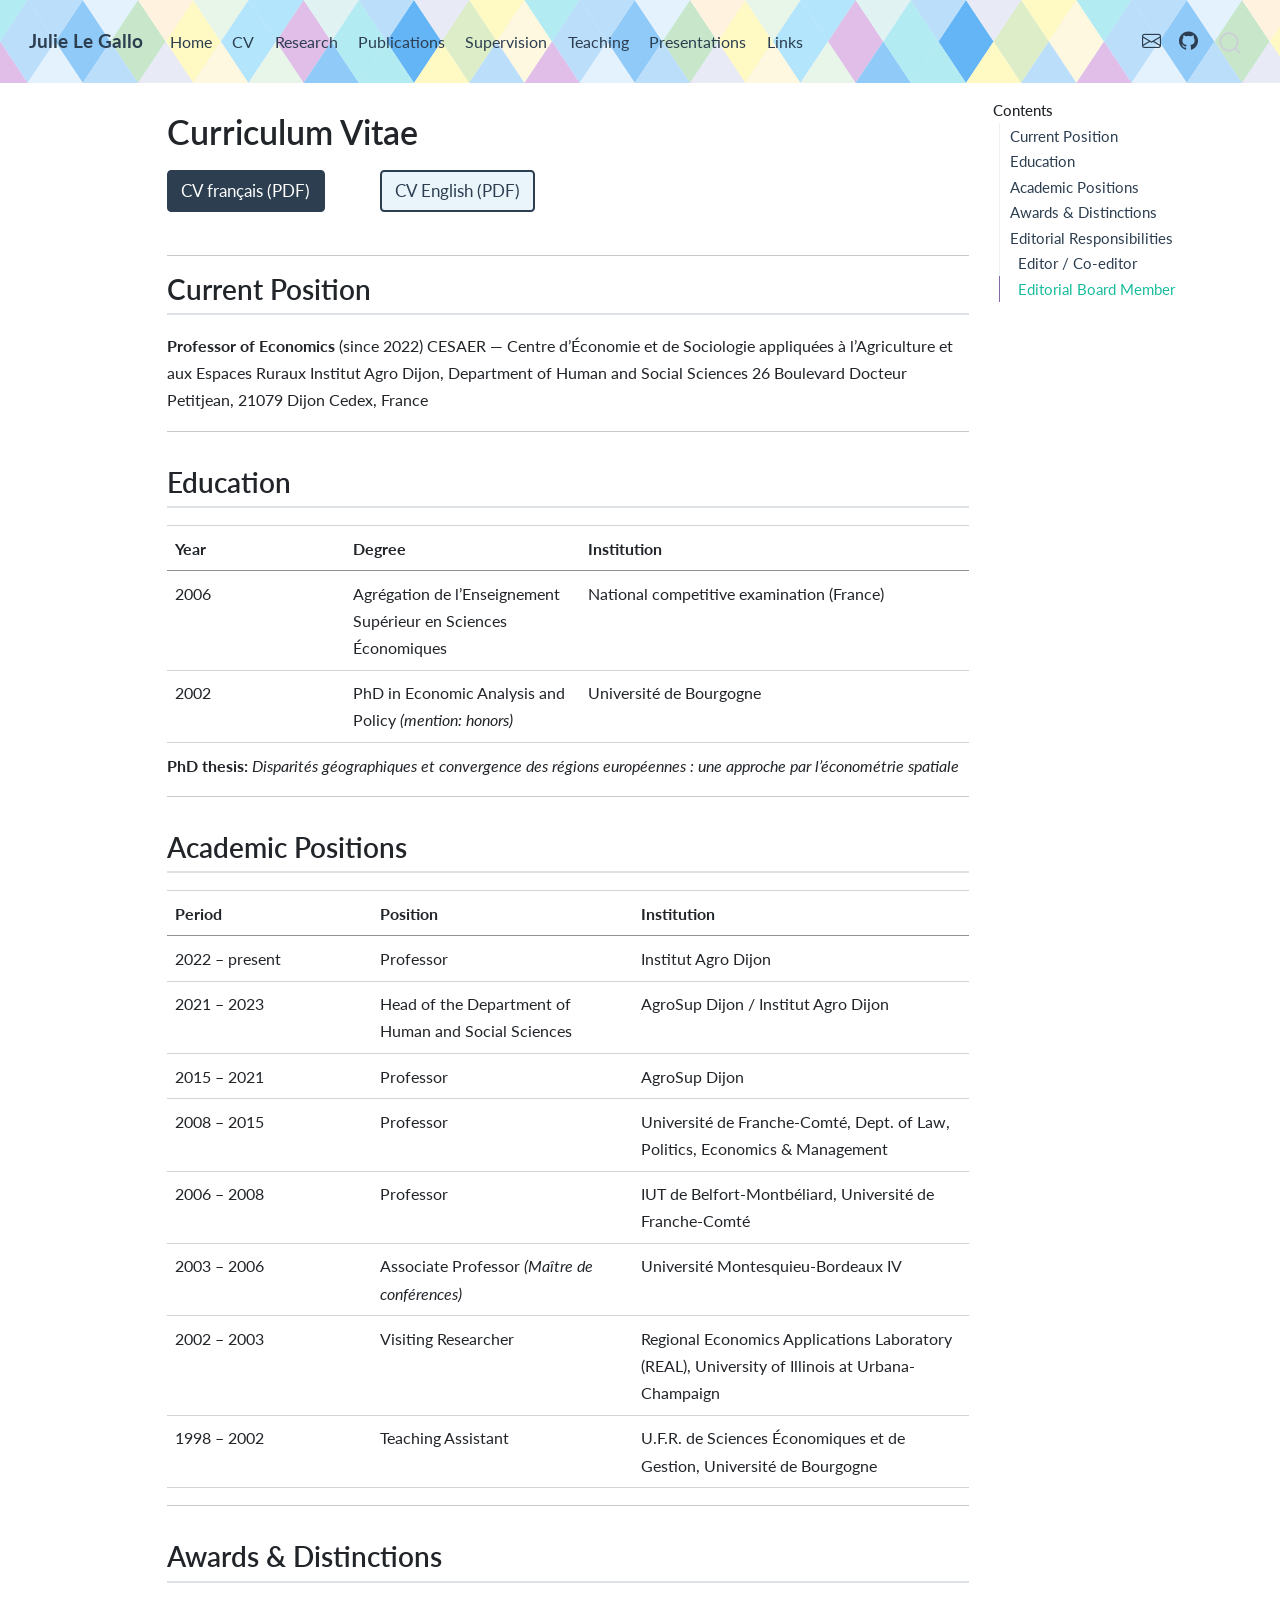
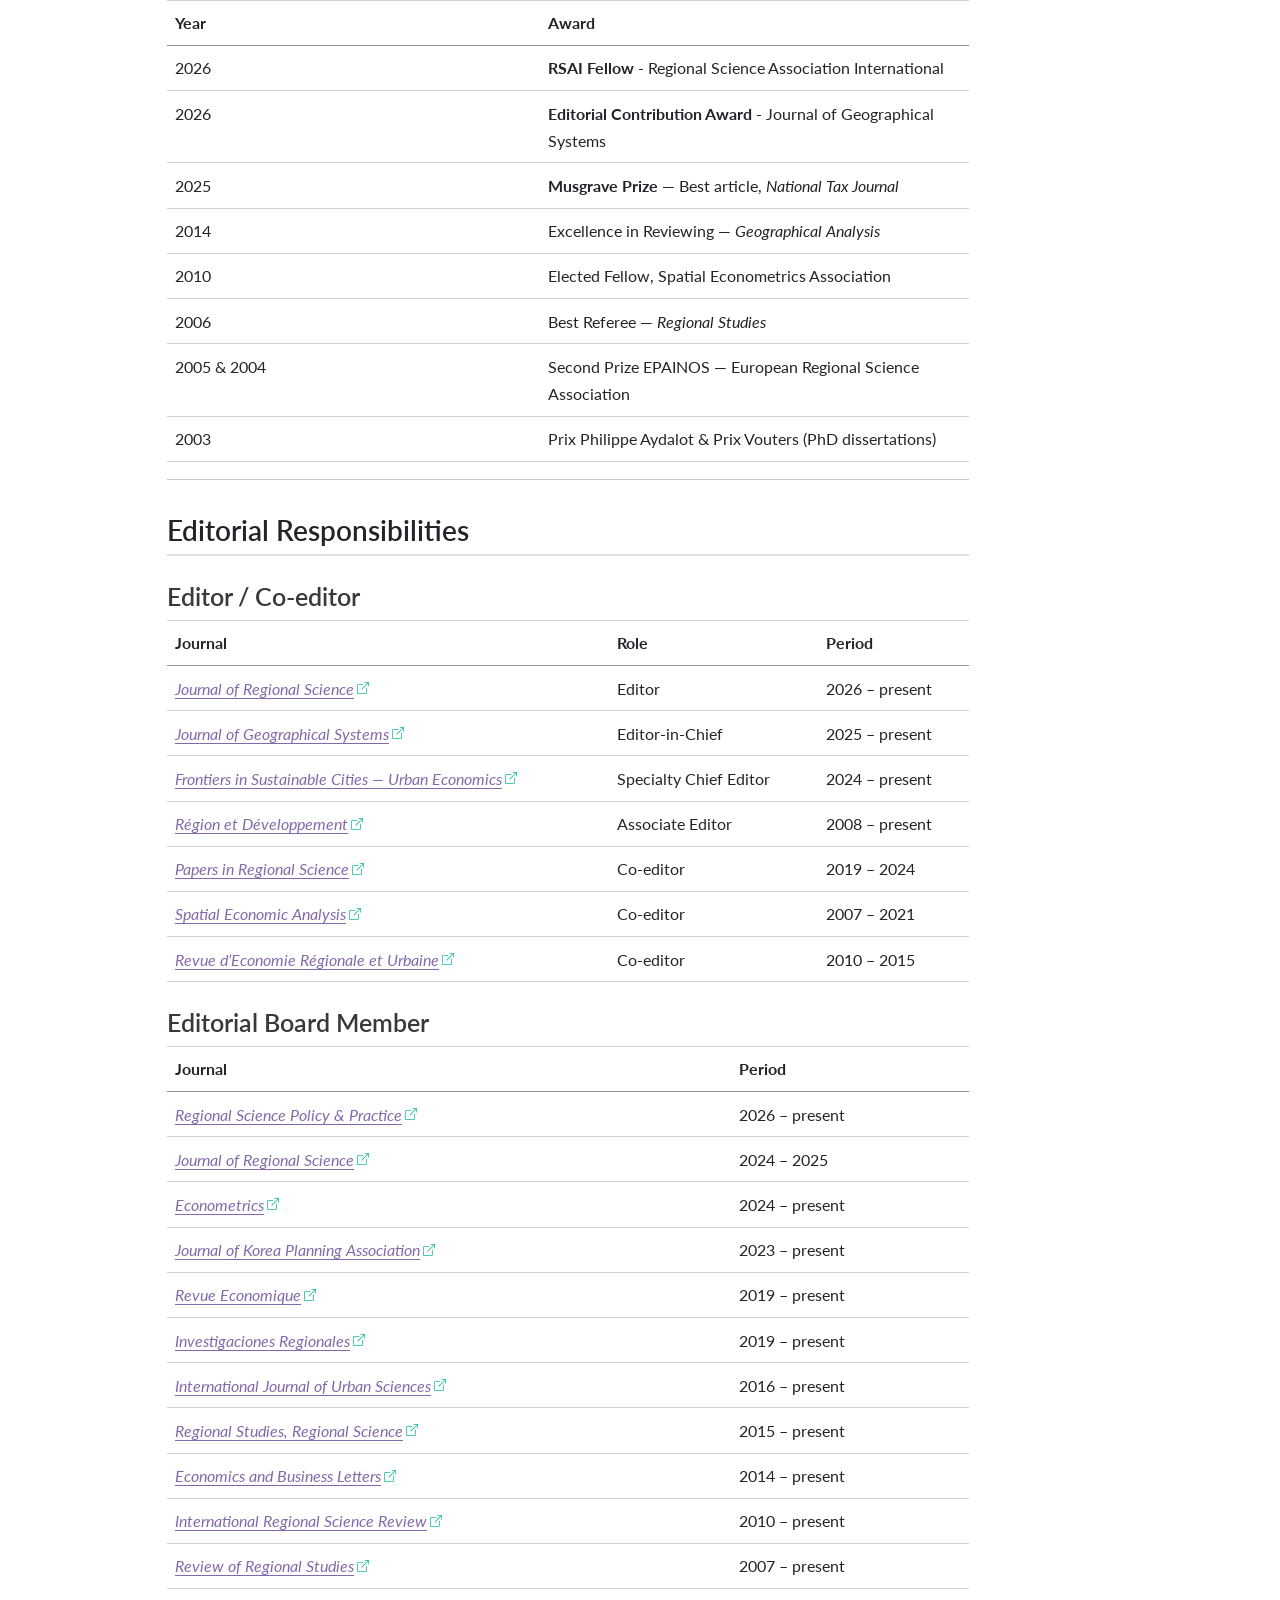
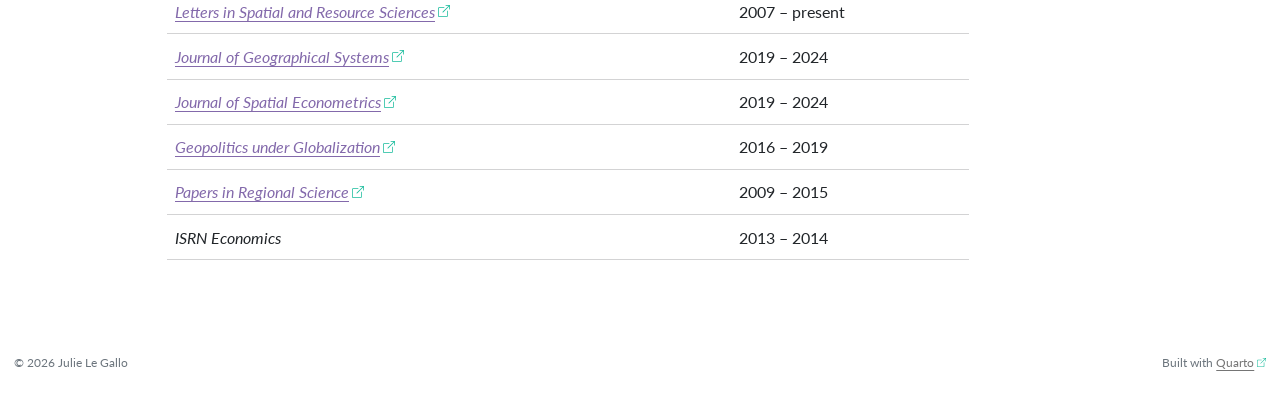
<file: docs/cv.html>
<!DOCTYPE html>
<html xmlns="http://www.w3.org/1999/xhtml" lang="en" xml:lang="en"><head>

<meta charset="utf-8">
<meta name="generator" content="quarto-1.9.37">

<meta name="viewport" content="width=device-width, initial-scale=1.0, user-scalable=yes">


<title>Curriculum Vitae – Julie Le Gallo</title>
<style>
/* Default styles provided by pandoc.
** See https://pandoc.org/MANUAL.html#variables-for-html for config info.
*/
code{white-space: pre-wrap;}
span.smallcaps{font-variant: small-caps;}
div.columns{display: flex; gap: min(4vw, 1.5em);}
div.column{flex: auto; overflow-x: auto;}
div.hanging-indent{margin-left: 1.5em; text-indent: -1.5em;}
ul.task-list{list-style: none;}
ul.task-list li input[type="checkbox"] {
  width: 0.8em;
  margin: 0 0.8em 0.2em -1em; /* quarto-specific, see https://github.com/quarto-dev/quarto-cli/issues/4556 */ 
  vertical-align: middle;
}
</style>


<script src="site_libs/quarto-nav/quarto-nav.js"></script>
<script src="site_libs/quarto-nav/headroom.min.js"></script>
<script src="site_libs/clipboard/clipboard.min.js"></script>
<script src="site_libs/quarto-search/autocomplete.umd.js"></script>
<script src="site_libs/quarto-search/fuse.min.js"></script>
<script src="site_libs/quarto-search/quarto-search.js"></script>
<meta name="quarto:offset" content="./">
<link href="./favicon.ico" rel="icon">
<script src="site_libs/quarto-html/quarto.js" type="module"></script>
<script src="site_libs/quarto-html/tabsets/tabsets.js" type="module"></script>
<script src="site_libs/quarto-html/popper.min.js"></script>
<script src="site_libs/quarto-html/tippy.umd.min.js"></script>
<script src="site_libs/quarto-html/anchor.min.js"></script>
<link href="site_libs/quarto-html/tippy.css" rel="stylesheet">
<link href="site_libs/quarto-html/quarto-syntax-highlighting-7f8f88aac4f3542376d5c11b86a4c14d.css" rel="stylesheet" id="quarto-text-highlighting-styles">
<script src="site_libs/bootstrap/bootstrap.min.js"></script>
<link href="site_libs/bootstrap/bootstrap-icons.css" rel="stylesheet">
<link href="site_libs/bootstrap/bootstrap-6b423f165eeea3787de40cb4f8e821c3.min.css" rel="stylesheet" append-hash="true" id="quarto-bootstrap" data-mode="light">
<script id="quarto-search-options" type="application/json">{
  "location": "navbar",
  "copy-button": false,
  "collapse-after": 3,
  "panel-placement": "end",
  "type": "overlay",
  "limit": 50,
  "keyboard-shortcut": [
    "f",
    "/",
    "s"
  ],
  "show-item-context": false,
  "language": {
    "search-no-results-text": "No results",
    "search-matching-documents-text": "matching documents",
    "search-copy-link-title": "Copy link to search",
    "search-hide-matches-text": "Hide additional matches",
    "search-more-match-text": "more match in this document",
    "search-more-matches-text": "more matches in this document",
    "search-clear-button-title": "Clear",
    "search-text-placeholder": "",
    "search-detached-cancel-button-title": "Cancel",
    "search-submit-button-title": "Submit",
    "search-label": "Search"
  }
}</script>


<link rel="stylesheet" href="styles.css">
</head>

<body class="nav-fixed quarto-light">

<div id="quarto-search-results"></div>
  <header id="quarto-header" class="headroom fixed-top">
    <nav class="navbar navbar-expand-lg " data-bs-theme="dark">
      <div class="navbar-container container-fluid">
      <div class="navbar-brand-container mx-auto">
    <a class="navbar-brand" href="./index.html">
    <span class="navbar-title">Julie Le Gallo</span>
    </a>
  </div>
            <div id="quarto-search" class="" title="Search"></div>
          <button class="navbar-toggler" type="button" data-bs-toggle="collapse" data-bs-target="#navbarCollapse" aria-controls="navbarCollapse" role="menu" aria-expanded="false" aria-label="Toggle navigation" onclick="if (window.quartoToggleHeadroom) { window.quartoToggleHeadroom(); }">
  <span class="navbar-toggler-icon"></span>
</button>
          <div class="collapse navbar-collapse" id="navbarCollapse">
            <ul class="navbar-nav navbar-nav-scroll me-auto">
  <li class="nav-item">
    <a class="nav-link" href="./index.html"> 
<span class="menu-text">Home</span></a>
  </li>  
  <li class="nav-item">
    <a class="nav-link active" href="./cv.html" aria-current="page"> 
<span class="menu-text">CV</span></a>
  </li>  
  <li class="nav-item">
    <a class="nav-link" href="./research.html"> 
<span class="menu-text">Research</span></a>
  </li>  
  <li class="nav-item">
    <a class="nav-link" href="./publications.html"> 
<span class="menu-text">Publications</span></a>
  </li>  
  <li class="nav-item">
    <a class="nav-link" href="./supervision.html"> 
<span class="menu-text">Supervision</span></a>
  </li>  
  <li class="nav-item">
    <a class="nav-link" href="./teaching.html"> 
<span class="menu-text">Teaching</span></a>
  </li>  
  <li class="nav-item">
    <a class="nav-link" href="./presentations.html"> 
<span class="menu-text">Presentations</span></a>
  </li>  
  <li class="nav-item">
    <a class="nav-link" href="./links.html"> 
<span class="menu-text">Links</span></a>
  </li>  
</ul>
            <ul class="navbar-nav navbar-nav-scroll ms-auto">
  <li class="nav-item compact">
    <a class="nav-link" href="mailto:julie.le-gallo@institut-agro.fr"> <i class="bi bi-envelope" role="img">
</i> 
<span class="menu-text"></span></a>
  </li>  
  <li class="nav-item compact">
    <a class="nav-link" href="https://github.com/jlegallo"> <i class="bi bi-github" role="img">
</i> 
<span class="menu-text"></span></a>
  </li>  
</ul>
          </div> <!-- /navcollapse -->
            <div class="quarto-navbar-tools">
</div>
      </div> <!-- /container-fluid -->
    </nav>
</header>
<!-- content -->
<div id="quarto-content" class="quarto-container page-columns page-rows-contents page-layout-article page-navbar">
<!-- sidebar -->
<!-- margin-sidebar -->
    <div id="quarto-margin-sidebar" class="sidebar margin-sidebar">
        <nav id="TOC" role="doc-toc" class="toc-active">
    <h2 id="toc-title">Contents</h2>
   
  <ul>
  <li><a href="#current-position" id="toc-current-position" class="nav-link active" data-scroll-target="#current-position">Current Position</a></li>
  <li><a href="#education" id="toc-education" class="nav-link" data-scroll-target="#education">Education</a></li>
  <li><a href="#academic-positions" id="toc-academic-positions" class="nav-link" data-scroll-target="#academic-positions">Academic Positions</a></li>
  <li><a href="#awards-distinctions" id="toc-awards-distinctions" class="nav-link" data-scroll-target="#awards-distinctions">Awards &amp; Distinctions</a></li>
  <li><a href="#editorial-responsibilities" id="toc-editorial-responsibilities" class="nav-link" data-scroll-target="#editorial-responsibilities">Editorial Responsibilities</a>
  <ul class="collapse">
  <li><a href="#editor-co-editor" id="toc-editor-co-editor" class="nav-link" data-scroll-target="#editor-co-editor">Editor / Co-editor</a></li>
  <li><a href="#editorial-board-member" id="toc-editorial-board-member" class="nav-link" data-scroll-target="#editorial-board-member">Editorial Board Member</a></li>
  </ul></li>
  </ul>
</nav>
    </div>
<!-- main -->
<main class="content" id="quarto-document-content">

<header id="title-block-header" class="quarto-title-block default">
<div class="quarto-title">
<h1 class="title">Curriculum Vitae</h1>
</div>



<div class="quarto-title-meta">

    
  
    
  </div>
  


</header>


<div style="margin-bottom:1.5rem; display:flex; align-items:center; gap:4rem;">
<p><a href="CV/CV_JLG.pdf" class="btn" style="margin:0; margin-right:3rem; background-color:#2c3e50; color:#ffffff; border:2px solid #2c3e50;">CV français (PDF)</a> <a href="CV/CV_JLG_ang.pdf" class="btn" style="margin:0; background-color:#EAF4FB; color:#2c3e50; border:2px solid #2c3e50;">CV English (PDF)</a></p>
</div>
<hr>
<section id="current-position" class="level2">
<h2 class="anchored" data-anchor-id="current-position">Current Position</h2>
<p><strong>Professor of Economics</strong> (since 2022) CESAER — Centre d’Économie et de Sociologie appliquées à l’Agriculture et aux Espaces Ruraux Institut Agro Dijon, Department of Human and Social Sciences 26 Boulevard Docteur Petitjean, 21079 Dijon Cedex, France</p>
<hr>
</section>
<section id="education" class="level2">
<h2 class="anchored" data-anchor-id="education">Education</h2>
<table class="caption-top table">
<colgroup>
<col style="width: 22%">
<col style="width: 29%">
<col style="width: 48%">
</colgroup>
<thead>
<tr class="header">
<th>Year</th>
<th>Degree</th>
<th>Institution</th>
</tr>
</thead>
<tbody>
<tr class="odd">
<td>2006</td>
<td>Agrégation de l’Enseignement Supérieur en Sciences Économiques</td>
<td>National competitive examination (France)</td>
</tr>
<tr class="even">
<td>2002</td>
<td>PhD in Economic Analysis and Policy <em>(mention: honors)</em></td>
<td>Université de Bourgogne</td>
</tr>
</tbody>
</table>
<p><strong>PhD thesis:</strong> <em>Disparités géographiques et convergence des régions européennes : une approche par l’économétrie spatiale</em></p>
<hr>
</section>
<section id="academic-positions" class="level2">
<h2 class="anchored" data-anchor-id="academic-positions">Academic Positions</h2>
<table class="caption-top table">
<colgroup>
<col style="width: 25%">
<col style="width: 32%">
<col style="width: 41%">
</colgroup>
<thead>
<tr class="header">
<th>Period</th>
<th>Position</th>
<th>Institution</th>
</tr>
</thead>
<tbody>
<tr class="odd">
<td>2022 – present</td>
<td>Professor</td>
<td>Institut Agro Dijon</td>
</tr>
<tr class="even">
<td>2021 – 2023</td>
<td>Head of the Department of Human and Social Sciences</td>
<td>AgroSup Dijon / Institut Agro Dijon</td>
</tr>
<tr class="odd">
<td>2015 – 2021</td>
<td>Professor</td>
<td>AgroSup Dijon</td>
</tr>
<tr class="even">
<td>2008 – 2015</td>
<td>Professor</td>
<td>Université de Franche-Comté, Dept. of Law, Politics, Economics &amp; Management</td>
</tr>
<tr class="odd">
<td>2006 – 2008</td>
<td>Professor</td>
<td>IUT de Belfort-Montbéliard, Université de Franche-Comté</td>
</tr>
<tr class="even">
<td>2003 – 2006</td>
<td>Associate Professor <em>(Maître de conférences)</em></td>
<td>Université Montesquieu-Bordeaux IV</td>
</tr>
<tr class="odd">
<td>2002 – 2003</td>
<td>Visiting Researcher</td>
<td>Regional Economics Applications Laboratory (REAL), University of Illinois at Urbana-Champaign</td>
</tr>
<tr class="even">
<td>1998 – 2002</td>
<td>Teaching Assistant</td>
<td>U.F.R. de Sciences Économiques et de Gestion, Université de Bourgogne</td>
</tr>
</tbody>
</table>
<hr>
</section>
<section id="awards-distinctions" class="level2">
<h2 class="anchored" data-anchor-id="awards-distinctions">Awards &amp; Distinctions</h2>
<table class="caption-top table">
<colgroup>
<col style="width: 46%">
<col style="width: 53%">
</colgroup>
<thead>
<tr class="header">
<th>Year</th>
<th>Award</th>
</tr>
</thead>
<tbody>
<tr class="odd">
<td>2026</td>
<td><strong>RSAI Fellow</strong> - Regional Science Association International</td>
</tr>
<tr class="even">
<td>2026</td>
<td><strong>Editorial Contribution Award</strong> - Journal of Geographical Systems</td>
</tr>
<tr class="odd">
<td>2025</td>
<td><strong>Musgrave Prize</strong> — Best article, <em>National Tax Journal</em></td>
</tr>
<tr class="even">
<td>2014</td>
<td>Excellence in Reviewing — <em>Geographical Analysis</em></td>
</tr>
<tr class="odd">
<td>2010</td>
<td>Elected Fellow, Spatial Econometrics Association</td>
</tr>
<tr class="even">
<td>2006</td>
<td>Best Referee — <em>Regional Studies</em></td>
</tr>
<tr class="odd">
<td>2005 &amp; 2004</td>
<td>Second Prize EPAINOS — European Regional Science Association</td>
</tr>
<tr class="even">
<td>2003</td>
<td>Prix Philippe Aydalot &amp; Prix Vouters (PhD dissertations)</td>
</tr>
</tbody>
</table>
<hr>
</section>
<section id="editorial-responsibilities" class="level2">
<h2 class="anchored" data-anchor-id="editorial-responsibilities">Editorial Responsibilities</h2>
<section id="editor-co-editor" class="level3">
<h3 class="anchored" data-anchor-id="editor-co-editor">Editor / Co-editor</h3>
<table class="caption-top table">
<thead>
<tr class="header">
<th>Journal</th>
<th>Role</th>
<th>Period</th>
</tr>
</thead>
<tbody>
<tr class="odd">
<td><a href="https://onlinelibrary.wiley.com/journal/14679787"><em>Journal of Regional Science</em></a></td>
<td>Editor</td>
<td>2026 – present</td>
</tr>
<tr class="even">
<td><a href="https://link.springer.com/journal/10109"><em>Journal of Geographical Systems</em></a></td>
<td>Editor-in-Chief</td>
<td>2025 – present</td>
</tr>
<tr class="odd">
<td><a href="https://www.frontiersin.org/journals/sustainable-cities/sections/urban-economics"><em>Frontiers in Sustainable Cities — Urban Economics</em></a></td>
<td>Specialty Chief Editor</td>
<td>2024 – present</td>
</tr>
<tr class="even">
<td><a href="https://regionetdeveloppement.univ-tln.fr/"><em>Région et Développement</em></a></td>
<td>Associate Editor</td>
<td>2008 – present</td>
</tr>
<tr class="odd">
<td><a href="https://rsaiconnect.onlinelibrary.wiley.com/journal/14355957"><em>Papers in Regional Science</em></a></td>
<td>Co-editor</td>
<td>2019 – 2024</td>
</tr>
<tr class="even">
<td><a href="https://www.tandfonline.com/loi/rsea20"><em>Spatial Economic Analysis</em></a></td>
<td>Co-editor</td>
<td>2007 – 2021</td>
</tr>
<tr class="odd">
<td><a href="https://www.reru.fr/"><em>Revue d’Economie Régionale et Urbaine</em></a></td>
<td>Co-editor</td>
<td>2010 – 2015</td>
</tr>
</tbody>
</table>
</section>
<section id="editorial-board-member" class="level3">
<h3 class="anchored" data-anchor-id="editorial-board-member">Editorial Board Member</h3>
<table class="caption-top table">
<thead>
<tr class="header">
<th>Journal</th>
<th>Period</th>
</tr>
</thead>
<tbody>
<tr class="odd">
<td><a href="https://www.sciencedirect.com/journal/regional-science-policy-and-practice"><em>Regional Science Policy &amp; Practice</em></a></td>
<td>2026 – present</td>
</tr>
<tr class="even">
<td><a href="https://onlinelibrary.wiley.com/journal/14679787"><em>Journal of Regional Science</em></a></td>
<td>2024 – 2025</td>
</tr>
<tr class="odd">
<td><a href="https://www.mdpi.com/journal/econometrics"><em>Econometrics</em></a></td>
<td>2024 – present</td>
</tr>
<tr class="even">
<td><a href="https://www.kpa1959.or.kr/"><em>Journal of Korea Planning Association</em></a></td>
<td>2023 – present</td>
</tr>
<tr class="odd">
<td><a href="https://reveco.hypotheses.org/a-propos"><em>Revue Economique</em></a></td>
<td>2019 – present</td>
</tr>
<tr class="even">
<td><a href="https://investigacionesregionales.org/"><em>Investigaciones Regionales</em></a></td>
<td>2019 – present</td>
</tr>
<tr class="odd">
<td><a href="https://www.tandfonline.com/journals/rjus20"><em>International Journal of Urban Sciences</em></a></td>
<td>2016 – present</td>
</tr>
<tr class="even">
<td><a href="https://www.tandfonline.com/journals/rsrs20"><em>Regional Studies, Regional Science</em></a></td>
<td>2015 – present</td>
</tr>
<tr class="odd">
<td><a href="https://reunido.uniovi.es/index.php/EBL"><em>Economics and Business Letters</em></a></td>
<td>2014 – present</td>
</tr>
<tr class="even">
<td><a href="https://journals.sagepub.com/home/irx"><em>International Regional Science Review</em></a></td>
<td>2010 – present</td>
</tr>
<tr class="odd">
<td><a href="https://rrs.scholasticahq.com/"><em>Review of Regional Studies</em></a></td>
<td>2007 – present</td>
</tr>
<tr class="even">
<td><a href="https://link.springer.com/journal/12076"><em>Letters in Spatial and Resource Sciences</em></a></td>
<td>2007 – present</td>
</tr>
<tr class="odd">
<td><a href="https://link.springer.com/journal/10109"><em>Journal of Geographical Systems</em></a></td>
<td>2019 – 2024</td>
</tr>
<tr class="even">
<td><a href="https://link.springer.com/journal/43071"><em>Journal of Spatial Econometrics</em></a></td>
<td>2019 – 2024</td>
</tr>
<tr class="odd">
<td><a href="https://www.businessperspectives.org/index.php/journals/geopolitics-under-globalization-2"><em>Geopolitics under Globalization</em></a></td>
<td>2016 – 2019</td>
</tr>
<tr class="even">
<td><a href="https://rsaiconnect.onlinelibrary.wiley.com/journal/14355957"><em>Papers in Regional Science</em></a></td>
<td>2009 – 2015</td>
</tr>
<tr class="odd">
<td><em>ISRN Economics</em></td>
<td>2013 – 2014</td>
</tr>
</tbody>
</table>


</section>
</section>

</main> <!-- /main -->
<script id="quarto-html-after-body" type="application/javascript">
  window.document.addEventListener("DOMContentLoaded", function (event) {
    const icon = "";
    const anchorJS = new window.AnchorJS();
    anchorJS.options = {
      placement: 'right',
      icon: icon
    };
    anchorJS.add('.anchored');
    const isCodeAnnotation = (el) => {
      for (const clz of el.classList) {
        if (clz.startsWith('code-annotation-')) {                     
          return true;
        }
      }
      return false;
    }
    const onCopySuccess = function(e) {
      // button target
      const button = e.trigger;
      // don't keep focus
      button.blur();
      // flash "checked"
      button.classList.add('code-copy-button-checked');
      var currentTitle = button.getAttribute("title");
      button.setAttribute("title", "Copied!");
      let tooltip;
      if (window.bootstrap) {
        button.setAttribute("data-bs-toggle", "tooltip");
        button.setAttribute("data-bs-placement", "left");
        button.setAttribute("data-bs-title", "Copied!");
        tooltip = new bootstrap.Tooltip(button, 
          { trigger: "manual", 
            customClass: "code-copy-button-tooltip",
            offset: [0, -8]});
        tooltip.show();    
      }
      setTimeout(function() {
        if (tooltip) {
          tooltip.hide();
          button.removeAttribute("data-bs-title");
          button.removeAttribute("data-bs-toggle");
          button.removeAttribute("data-bs-placement");
        }
        button.setAttribute("title", currentTitle);
        button.classList.remove('code-copy-button-checked');
      }, 1000);
      // clear code selection
      e.clearSelection();
    }
    const getTextToCopy = function(trigger) {
      const outerScaffold = trigger.parentElement.cloneNode(true);
      const codeEl = outerScaffold.querySelector('code');
      for (const childEl of codeEl.children) {
        if (isCodeAnnotation(childEl)) {
          childEl.remove();
        }
      }
      return codeEl.innerText;
    }
    const clipboard = new window.ClipboardJS('.code-copy-button:not([data-in-quarto-modal])', {
      text: getTextToCopy
    });
    clipboard.on('success', onCopySuccess);
    if (window.document.getElementById('quarto-embedded-source-code-modal')) {
      const clipboardModal = new window.ClipboardJS('.code-copy-button[data-in-quarto-modal]', {
        text: getTextToCopy,
        container: window.document.getElementById('quarto-embedded-source-code-modal')
      });
      clipboardModal.on('success', onCopySuccess);
    }
      var localhostRegex = new RegExp(/^(?:http|https):\/\/localhost\:?[0-9]*\//);
      var mailtoRegex = new RegExp(/^mailto:/);
        var filterRegex = new RegExp('/' + window.location.host + '/');
      var isInternal = (href) => {
          return filterRegex.test(href) || localhostRegex.test(href) || mailtoRegex.test(href);
      }
      // Inspect non-navigation links and adorn them if external
     var links = window.document.querySelectorAll('a[href]:not(.nav-link):not(.navbar-brand):not(.toc-action):not(.sidebar-link):not(.sidebar-item-toggle):not(.pagination-link):not(.no-external):not([aria-hidden]):not(.dropdown-item):not(.quarto-navigation-tool):not(.about-link)');
      for (var i=0; i<links.length; i++) {
        const link = links[i];
        if (!isInternal(link.href)) {
          // undo the damage that might have been done by quarto-nav.js in the case of
          // links that we want to consider external
          if (link.dataset.originalHref !== undefined) {
            link.href = link.dataset.originalHref;
          }
            // target, if specified
            link.setAttribute("target", "_blank");
            if (link.getAttribute("rel") === null) {
              link.setAttribute("rel", "noopener");
            }
            // default icon
            link.classList.add("external");
        }
      }
    function tippyHover(el, contentFn, onTriggerFn, onUntriggerFn) {
      const config = {
        allowHTML: true,
        maxWidth: 500,
        delay: 100,
        arrow: false,
        appendTo: function(el) {
            return el.parentElement;
        },
        interactive: true,
        interactiveBorder: 10,
        theme: 'quarto',
        placement: 'bottom-start',
      };
      if (contentFn) {
        config.content = contentFn;
      }
      if (onTriggerFn) {
        config.onTrigger = onTriggerFn;
      }
      if (onUntriggerFn) {
        config.onUntrigger = onUntriggerFn;
      }
      window.tippy(el, config); 
    }
    const noterefs = window.document.querySelectorAll('a[role="doc-noteref"]');
    for (var i=0; i<noterefs.length; i++) {
      const ref = noterefs[i];
      tippyHover(ref, function() {
        // use id or data attribute instead here
        let href = ref.getAttribute('data-footnote-href') || ref.getAttribute('href');
        try { href = new URL(href).hash; } catch {}
        const id = href.replace(/^#\/?/, "");
        const note = window.document.getElementById(id);
        if (note) {
          return note.innerHTML;
        } else {
          return "";
        }
      });
    }
    const xrefs = window.document.querySelectorAll('a.quarto-xref');
    const processXRef = (id, note) => {
      // Strip column container classes
      const stripColumnClz = (el) => {
        el.classList.remove("page-full", "page-columns");
        if (el.children) {
          for (const child of el.children) {
            stripColumnClz(child);
          }
        }
      }
      stripColumnClz(note)
      if (id === null || id.startsWith('sec-')) {
        // Special case sections, only their first couple elements
        const container = document.createElement("div");
        if (note.children && note.children.length > 2) {
          container.appendChild(note.children[0].cloneNode(true));
          for (let i = 1; i < note.children.length; i++) {
            const child = note.children[i];
            if (child.tagName === "P" && child.innerText === "") {
              continue;
            } else {
              container.appendChild(child.cloneNode(true));
              break;
            }
          }
          if (window.Quarto?.typesetMath) {
            window.Quarto.typesetMath(container);
          }
          return container.innerHTML
        } else {
          if (window.Quarto?.typesetMath) {
            window.Quarto.typesetMath(note);
          }
          return note.innerHTML;
        }
      } else {
        // Remove any anchor links if they are present
        const anchorLink = note.querySelector('a.anchorjs-link');
        if (anchorLink) {
          anchorLink.remove();
        }
        if (window.Quarto?.typesetMath) {
          window.Quarto.typesetMath(note);
        }
        if (note.classList.contains("callout")) {
          return note.outerHTML;
        } else {
          return note.innerHTML;
        }
      }
    }
    for (var i=0; i<xrefs.length; i++) {
      const xref = xrefs[i];
      tippyHover(xref, undefined, function(instance) {
        instance.disable();
        let url = xref.getAttribute('href');
        let hash = undefined; 
        if (url.startsWith('#')) {
          hash = url;
        } else {
          try { hash = new URL(url).hash; } catch {}
        }
        if (hash) {
          const id = hash.replace(/^#\/?/, "");
          const note = window.document.getElementById(id);
          if (note !== null) {
            try {
              const html = processXRef(id, note.cloneNode(true));
              instance.setContent(html);
            } finally {
              instance.enable();
              instance.show();
            }
          } else {
            // See if we can fetch this
            fetch(url.split('#')[0])
            .then(res => res.text())
            .then(html => {
              const parser = new DOMParser();
              const htmlDoc = parser.parseFromString(html, "text/html");
              const note = htmlDoc.getElementById(id);
              if (note !== null) {
                const html = processXRef(id, note);
                instance.setContent(html);
              } 
            }).finally(() => {
              instance.enable();
              instance.show();
            });
          }
        } else {
          // See if we can fetch a full url (with no hash to target)
          // This is a special case and we should probably do some content thinning / targeting
          fetch(url)
          .then(res => res.text())
          .then(html => {
            const parser = new DOMParser();
            const htmlDoc = parser.parseFromString(html, "text/html");
            const note = htmlDoc.querySelector('main.content');
            if (note !== null) {
              // This should only happen for chapter cross references
              // (since there is no id in the URL)
              // remove the first header
              if (note.children.length > 0 && note.children[0].tagName === "HEADER") {
                note.children[0].remove();
              }
              const html = processXRef(null, note);
              instance.setContent(html);
            } 
          }).finally(() => {
            instance.enable();
            instance.show();
          });
        }
      }, function(instance) {
      });
    }
        let selectedAnnoteEl;
        const selectorForAnnotation = ( cell, annotation) => {
          let cellAttr = 'data-code-cell="' + cell + '"';
          let lineAttr = 'data-code-annotation="' +  annotation + '"';
          const selector = 'span[' + cellAttr + '][' + lineAttr + ']';
          return selector;
        }
        const selectCodeLines = (annoteEl) => {
          const doc = window.document;
          const targetCell = annoteEl.getAttribute("data-target-cell");
          const targetAnnotation = annoteEl.getAttribute("data-target-annotation");
          const annoteSpan = window.document.querySelector(selectorForAnnotation(targetCell, targetAnnotation));
          const lines = annoteSpan.getAttribute("data-code-lines").split(",");
          const lineIds = lines.map((line) => {
            return targetCell + "-" + line;
          })
          let top = null;
          let height = null;
          let parent = null;
          if (lineIds.length > 0) {
              //compute the position of the single el (top and bottom and make a div)
              const el = window.document.getElementById(lineIds[0]);
              top = el.offsetTop;
              height = el.offsetHeight;
              parent = el.parentElement.parentElement;
            if (lineIds.length > 1) {
              const lastEl = window.document.getElementById(lineIds[lineIds.length - 1]);
              const bottom = lastEl.offsetTop + lastEl.offsetHeight;
              height = bottom - top;
            }
            if (top !== null && height !== null && parent !== null) {
              // cook up a div (if necessary) and position it 
              let div = window.document.getElementById("code-annotation-line-highlight");
              if (div === null) {
                div = window.document.createElement("div");
                div.setAttribute("id", "code-annotation-line-highlight");
                div.style.position = 'absolute';
                parent.appendChild(div);
              }
              div.style.top = top - 2 + "px";
              div.style.height = height + 4 + "px";
              div.style.left = 0;
              let gutterDiv = window.document.getElementById("code-annotation-line-highlight-gutter");
              if (gutterDiv === null) {
                gutterDiv = window.document.createElement("div");
                gutterDiv.setAttribute("id", "code-annotation-line-highlight-gutter");
                gutterDiv.style.position = 'absolute';
                const codeCell = window.document.getElementById(targetCell);
                const gutter = codeCell.querySelector('.code-annotation-gutter');
                gutter.appendChild(gutterDiv);
              }
              gutterDiv.style.top = top - 2 + "px";
              gutterDiv.style.height = height + 4 + "px";
            }
            selectedAnnoteEl = annoteEl;
          }
        };
        const unselectCodeLines = () => {
          const elementsIds = ["code-annotation-line-highlight", "code-annotation-line-highlight-gutter"];
          elementsIds.forEach((elId) => {
            const div = window.document.getElementById(elId);
            if (div) {
              div.remove();
            }
          });
          selectedAnnoteEl = undefined;
        };
          // Handle positioning of the toggle
      window.addEventListener(
        "resize",
        throttle(() => {
          elRect = undefined;
          if (selectedAnnoteEl) {
            selectCodeLines(selectedAnnoteEl);
          }
        }, 10)
      );
      function throttle(fn, ms) {
      let throttle = false;
      let timer;
        return (...args) => {
          if(!throttle) { // first call gets through
              fn.apply(this, args);
              throttle = true;
          } else { // all the others get throttled
              if(timer) clearTimeout(timer); // cancel #2
              timer = setTimeout(() => {
                fn.apply(this, args);
                timer = throttle = false;
              }, ms);
          }
        };
      }
        // Attach click handler to the DT
        const annoteDls = window.document.querySelectorAll('dt[data-target-cell]');
        for (const annoteDlNode of annoteDls) {
          annoteDlNode.addEventListener('click', (event) => {
            const clickedEl = event.target;
            if (clickedEl !== selectedAnnoteEl) {
              unselectCodeLines();
              const activeEl = window.document.querySelector('dt[data-target-cell].code-annotation-active');
              if (activeEl) {
                activeEl.classList.remove('code-annotation-active');
              }
              selectCodeLines(clickedEl);
              clickedEl.classList.add('code-annotation-active');
            } else {
              // Unselect the line
              unselectCodeLines();
              clickedEl.classList.remove('code-annotation-active');
            }
          });
        }
    const findCites = (el) => {
      const parentEl = el.parentElement;
      if (parentEl) {
        const cites = parentEl.dataset.cites;
        if (cites) {
          return {
            el,
            cites: cites.split(' ')
          };
        } else {
          return findCites(el.parentElement)
        }
      } else {
        return undefined;
      }
    };
    var bibliorefs = window.document.querySelectorAll('a[role="doc-biblioref"]');
    for (var i=0; i<bibliorefs.length; i++) {
      const ref = bibliorefs[i];
      const citeInfo = findCites(ref);
      if (citeInfo) {
        tippyHover(citeInfo.el, function() {
          var popup = window.document.createElement('div');
          citeInfo.cites.forEach(function(cite) {
            var citeDiv = window.document.createElement('div');
            citeDiv.classList.add('hanging-indent');
            citeDiv.classList.add('csl-entry');
            var biblioDiv = window.document.getElementById('ref-' + cite);
            if (biblioDiv) {
              citeDiv.innerHTML = biblioDiv.innerHTML;
            }
            popup.appendChild(citeDiv);
          });
          return popup.innerHTML;
        });
      }
    }
  });
  </script>
</div> <!-- /content -->
<footer class="footer">
  <div class="nav-footer">
    <div class="nav-footer-left">
<p>© 2026 Julie Le Gallo</p>
</div>   
    <div class="nav-footer-center">
      &nbsp;
    </div>
    <div class="nav-footer-right">
<p>Built with <a href="https://quarto.org">Quarto</a></p>
</div>
  </div>
</footer>




</body></html>
</file>
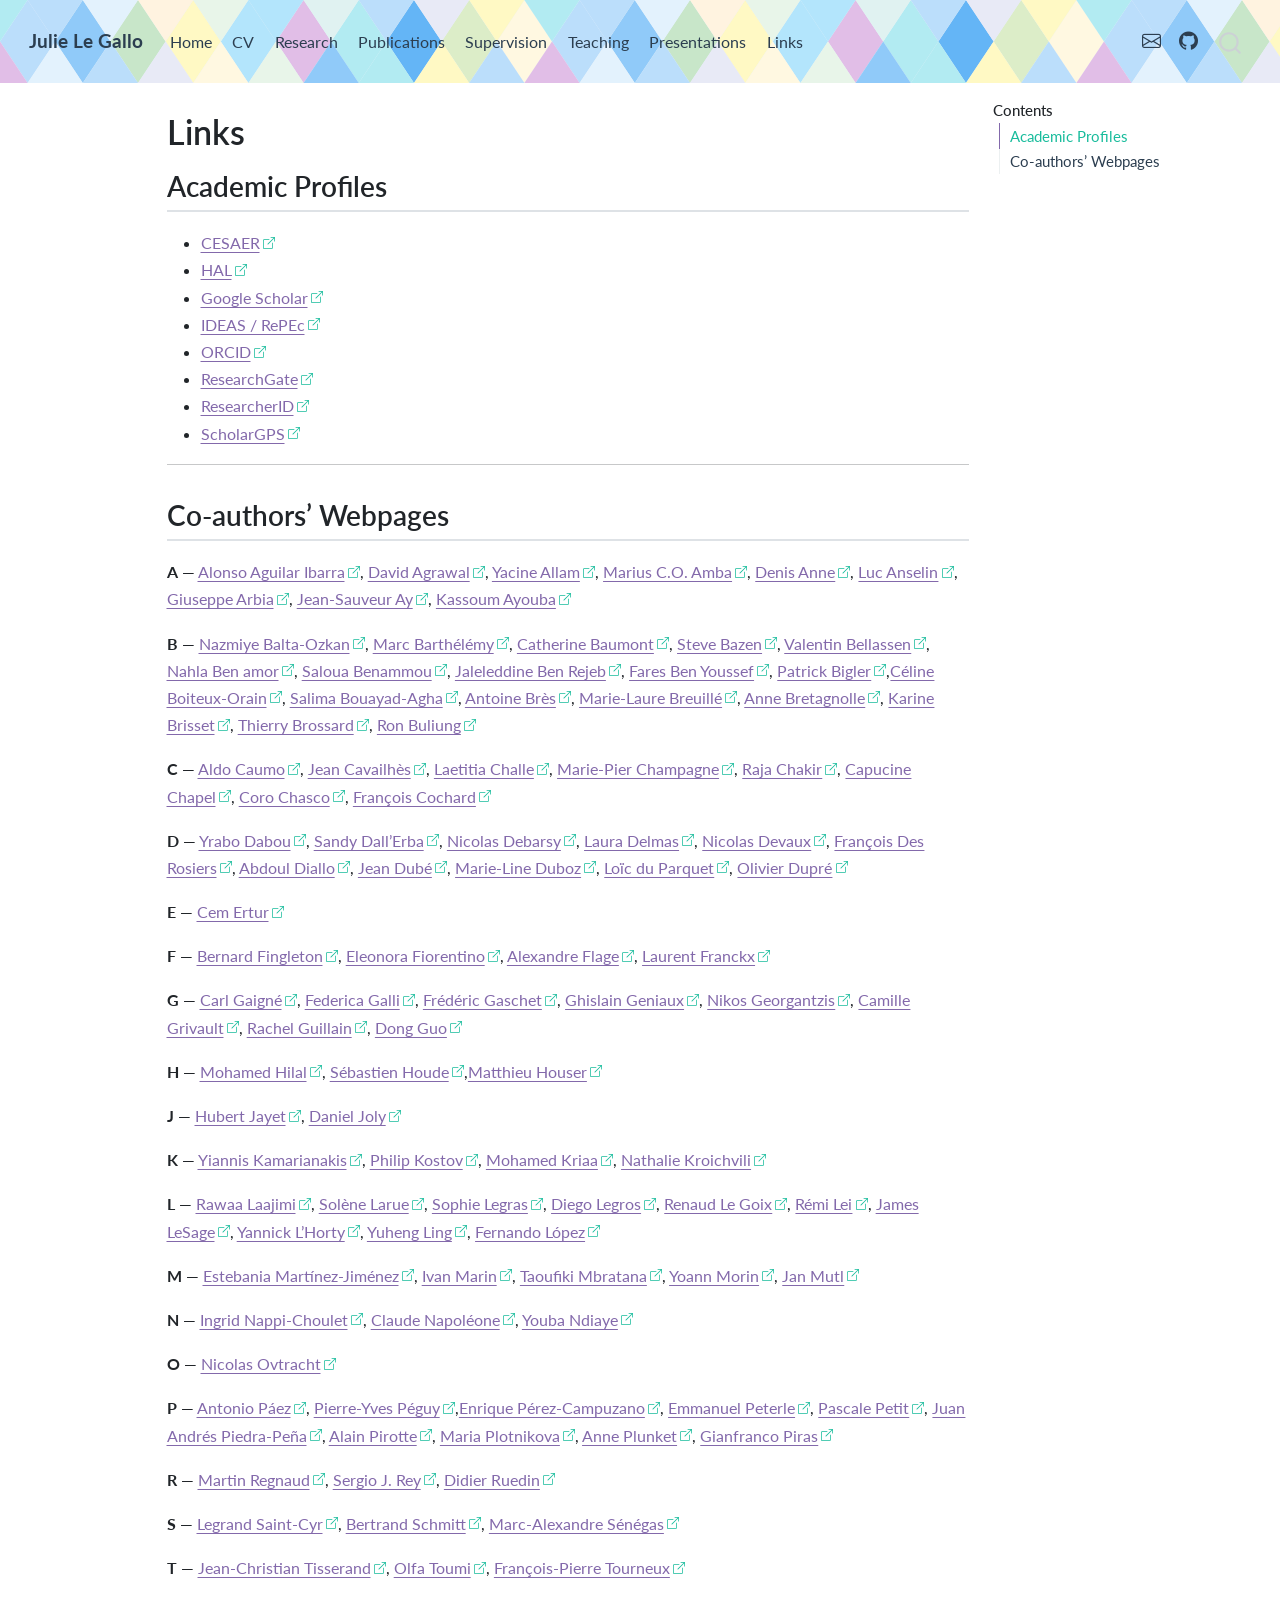
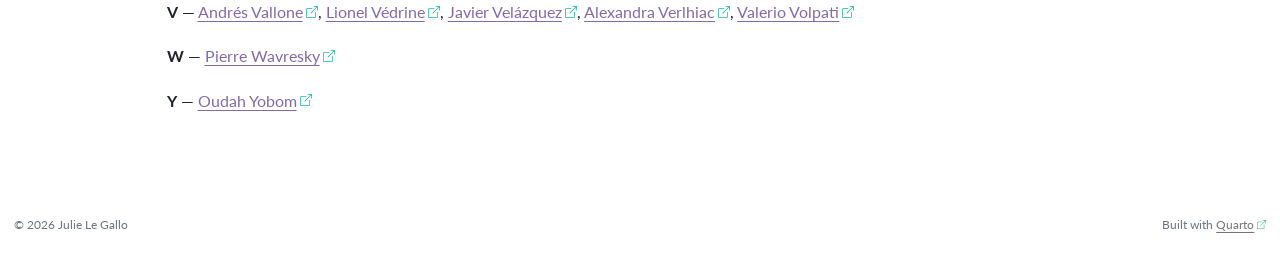
<file: docs/links.html>
<!DOCTYPE html>
<html xmlns="http://www.w3.org/1999/xhtml" lang="en" xml:lang="en"><head>

<meta charset="utf-8">
<meta name="generator" content="quarto-1.9.37">

<meta name="viewport" content="width=device-width, initial-scale=1.0, user-scalable=yes">


<title>Links – Julie Le Gallo</title>
<style>
/* Default styles provided by pandoc.
** See https://pandoc.org/MANUAL.html#variables-for-html for config info.
*/
code{white-space: pre-wrap;}
span.smallcaps{font-variant: small-caps;}
div.columns{display: flex; gap: min(4vw, 1.5em);}
div.column{flex: auto; overflow-x: auto;}
div.hanging-indent{margin-left: 1.5em; text-indent: -1.5em;}
ul.task-list{list-style: none;}
ul.task-list li input[type="checkbox"] {
  width: 0.8em;
  margin: 0 0.8em 0.2em -1em; /* quarto-specific, see https://github.com/quarto-dev/quarto-cli/issues/4556 */ 
  vertical-align: middle;
}
</style>


<script src="site_libs/quarto-nav/quarto-nav.js"></script>
<script src="site_libs/quarto-nav/headroom.min.js"></script>
<script src="site_libs/clipboard/clipboard.min.js"></script>
<script src="site_libs/quarto-search/autocomplete.umd.js"></script>
<script src="site_libs/quarto-search/fuse.min.js"></script>
<script src="site_libs/quarto-search/quarto-search.js"></script>
<meta name="quarto:offset" content="./">
<link href="./favicon.ico" rel="icon">
<script src="site_libs/quarto-html/quarto.js" type="module"></script>
<script src="site_libs/quarto-html/tabsets/tabsets.js" type="module"></script>
<script src="site_libs/quarto-html/popper.min.js"></script>
<script src="site_libs/quarto-html/tippy.umd.min.js"></script>
<script src="site_libs/quarto-html/anchor.min.js"></script>
<link href="site_libs/quarto-html/tippy.css" rel="stylesheet">
<link href="site_libs/quarto-html/quarto-syntax-highlighting-7f8f88aac4f3542376d5c11b86a4c14d.css" rel="stylesheet" id="quarto-text-highlighting-styles">
<script src="site_libs/bootstrap/bootstrap.min.js"></script>
<link href="site_libs/bootstrap/bootstrap-icons.css" rel="stylesheet">
<link href="site_libs/bootstrap/bootstrap-6b423f165eeea3787de40cb4f8e821c3.min.css" rel="stylesheet" append-hash="true" id="quarto-bootstrap" data-mode="light">
<script id="quarto-search-options" type="application/json">{
  "location": "navbar",
  "copy-button": false,
  "collapse-after": 3,
  "panel-placement": "end",
  "type": "overlay",
  "limit": 50,
  "keyboard-shortcut": [
    "f",
    "/",
    "s"
  ],
  "show-item-context": false,
  "language": {
    "search-no-results-text": "No results",
    "search-matching-documents-text": "matching documents",
    "search-copy-link-title": "Copy link to search",
    "search-hide-matches-text": "Hide additional matches",
    "search-more-match-text": "more match in this document",
    "search-more-matches-text": "more matches in this document",
    "search-clear-button-title": "Clear",
    "search-text-placeholder": "",
    "search-detached-cancel-button-title": "Cancel",
    "search-submit-button-title": "Submit",
    "search-label": "Search"
  }
}</script>


<link rel="stylesheet" href="styles.css">
</head>

<body class="nav-fixed quarto-light">

<div id="quarto-search-results"></div>
  <header id="quarto-header" class="headroom fixed-top">
    <nav class="navbar navbar-expand-lg " data-bs-theme="dark">
      <div class="navbar-container container-fluid">
      <div class="navbar-brand-container mx-auto">
    <a class="navbar-brand" href="./index.html">
    <span class="navbar-title">Julie Le Gallo</span>
    </a>
  </div>
            <div id="quarto-search" class="" title="Search"></div>
          <button class="navbar-toggler" type="button" data-bs-toggle="collapse" data-bs-target="#navbarCollapse" aria-controls="navbarCollapse" role="menu" aria-expanded="false" aria-label="Toggle navigation" onclick="if (window.quartoToggleHeadroom) { window.quartoToggleHeadroom(); }">
  <span class="navbar-toggler-icon"></span>
</button>
          <div class="collapse navbar-collapse" id="navbarCollapse">
            <ul class="navbar-nav navbar-nav-scroll me-auto">
  <li class="nav-item">
    <a class="nav-link" href="./index.html"> 
<span class="menu-text">Home</span></a>
  </li>  
  <li class="nav-item">
    <a class="nav-link" href="./cv.html"> 
<span class="menu-text">CV</span></a>
  </li>  
  <li class="nav-item">
    <a class="nav-link" href="./research.html"> 
<span class="menu-text">Research</span></a>
  </li>  
  <li class="nav-item">
    <a class="nav-link" href="./publications.html"> 
<span class="menu-text">Publications</span></a>
  </li>  
  <li class="nav-item">
    <a class="nav-link" href="./supervision.html"> 
<span class="menu-text">Supervision</span></a>
  </li>  
  <li class="nav-item">
    <a class="nav-link" href="./teaching.html"> 
<span class="menu-text">Teaching</span></a>
  </li>  
  <li class="nav-item">
    <a class="nav-link" href="./presentations.html"> 
<span class="menu-text">Presentations</span></a>
  </li>  
  <li class="nav-item">
    <a class="nav-link active" href="./links.html" aria-current="page"> 
<span class="menu-text">Links</span></a>
  </li>  
</ul>
            <ul class="navbar-nav navbar-nav-scroll ms-auto">
  <li class="nav-item compact">
    <a class="nav-link" href="mailto:julie.le-gallo@institut-agro.fr"> <i class="bi bi-envelope" role="img">
</i> 
<span class="menu-text"></span></a>
  </li>  
  <li class="nav-item compact">
    <a class="nav-link" href="https://github.com/jlegallo"> <i class="bi bi-github" role="img">
</i> 
<span class="menu-text"></span></a>
  </li>  
</ul>
          </div> <!-- /navcollapse -->
            <div class="quarto-navbar-tools">
</div>
      </div> <!-- /container-fluid -->
    </nav>
</header>
<!-- content -->
<div id="quarto-content" class="quarto-container page-columns page-rows-contents page-layout-article page-navbar">
<!-- sidebar -->
<!-- margin-sidebar -->
    <div id="quarto-margin-sidebar" class="sidebar margin-sidebar">
        <nav id="TOC" role="doc-toc" class="toc-active">
    <h2 id="toc-title">Contents</h2>
   
  <ul>
  <li><a href="#academic-profiles" id="toc-academic-profiles" class="nav-link active" data-scroll-target="#academic-profiles">Academic Profiles</a></li>
  <li><a href="#co-authors-webpages" id="toc-co-authors-webpages" class="nav-link" data-scroll-target="#co-authors-webpages">Co-authors’ Webpages</a></li>
  </ul>
</nav>
    </div>
<!-- main -->
<main class="content" id="quarto-document-content">

<header id="title-block-header" class="quarto-title-block default">
<div class="quarto-title">
<h1 class="title">Links</h1>
</div>



<div class="quarto-title-meta">

    
  
    
  </div>
  


</header>


<section id="academic-profiles" class="level2">
<h2 class="anchored" data-anchor-id="academic-profiles">Academic Profiles</h2>
<ul>
<li><a href="https://cesaer.dijon.hub.inrae.fr/membres/personnel-scientifique/le-gallo-julie">CESAER</a></li>
<li><a href="https://cv.hal.science/julie-le-gallo">HAL</a></li>
<li><a href="https://scholar.google.fr/citations?user=cSCDeLEAAAAJ&amp;hl=fr">Google Scholar</a></li>
<li><a href="https://ideas.repec.org/e/ple85.html">IDEAS / RePEc</a></li>
<li><a href="https://orcid.org/0000-0002-7296-2415">ORCID</a></li>
<li><a href="https://www.researchgate.net/profile/Julie_Le_Gallo">ResearchGate</a></li>
<li><a href="http://www.researcherid.com/rid/F-9167-2018">ResearcherID</a></li>
<li><a href="https://scholargps.com/scholars/72269399096257/julie-le-gallo">ScholarGPS</a></li>
</ul>
<hr>
</section>
<section id="co-authors-webpages" class="level2">
<h2 class="anchored" data-anchor-id="co-authors-webpages">Co-authors’ Webpages</h2>
<p><strong>A</strong> — <a href="https://scholar.google.com.mx/citations?user=QmU_ovkAAAAJ&amp;hl=es">Alonso Aguilar Ibarra</a>, <a href="https://sites.socsci.uci.edu/~dagrawa4/">David Agrawal</a>, <a href="https://www.linkedin.com/in/yacine-allam/">Yacine Allam</a>, <a href="https://www.researchgate.net/profile/Marius-Amba">Marius C.O. Amba</a>, <a href="https://ideas.repec.org/f/pan380.html">Denis Anne</a>, <a href="https://spatial.uchicago.edu/directory/luc-anselin">Luc Anselin</a>, <a href="https://search.usi.ch/en/people/989bc79a1a849fd8a70863d5967d0745/arbia-giuseppe">Giuseppe Arbia</a>, <a href="https://jsay.github.io/website/">Jean-Sauveur Ay</a>, <a href="https://ayoubakassoum.github.io/">Kassoum Ayouba</a></p>
<p><strong>B</strong> — <a href="https://www.cranfield.ac.uk/people/professor-nazmiye-ozkan-1347515">Nazmiye Balta-Ozkan</a>, <a href="https://orcid.org/0000-0003-0890-9713">Marc Barthélémy</a>, <a href="https://ledi.ube.fr/membres/catherine-baumont/">Catherine Baumont</a>, <a href="https://sites.google.com/site/stephenbazen">Steve Bazen</a>, <a href="https://cesaer.dijon.hub.inrae.fr/membres/personnel-scientifique/bellassen-valentin">Valentin Bellassen</a>, <a href="https://scholar.google.com/citations?user=QUqRC5IAAAAJ&amp;hl=fr">Nahla Ben amor</a>, <a href="https://www.semanticscholar.org/author/Saloua-Benammou/34581882">Saloua Benammou</a>, <a href="https://scholar.google.com/citations?user=0IftROEAAAAJ&amp;hl=fr">Jaleleddine Ben Rejeb</a>, <a href="https://orcid.org/0000-0003-3120-6549">Fares Ben Youssef</a>, <a href="https://sites.google.com/view/patrick-bigler/home">Patrick Bigler</a>,<a href="https://www.researchgate.net/scientific-contributions/11151949_Celine_BOITEUX-ORAIN">Céline Boiteux-Orain</a>, <a href="https://ideas.repec.org/f/pbo329.html">Salima Bouayad-Agha</a>, <a href="https://orcid.org/0000-0003-2551-4561">Antoine Brès</a>, <a href="https://sites.google.com/site/breuillemarie/">Marie-Laure Breuillé</a>, <a href="https://www.pantheonsorbonne.fr/page-perso/abretagn">Anne Bretagnolle</a>, <a href="https://crese.univ-fcomte.fr/membre/karine-brisset/">Karine Brisset</a>, <a href="https://www.researchgate.net/scientific-contributions/53881976_Brossard_Thierry">Thierry Brossard</a>, <a href="https://www.utm.utoronto.ca/geography/people/ron-buliung">Ron Buliung</a></p>
<p><strong>C</strong> — <a href="https://www.linkedin.com/in/aldocaumo/">Aldo Caumo</a>, <a href="https://shs.cairn.info/publications-de-jean-cavailhes--6599?lang=fr">Jean Cavailhès</a>, <a href="https://sites.google.com/site/laetitiachalle/">Laetitia Challe</a>, <a href="https://scholar.google.com/citations?user=ZNl68eMAAAAJ&amp;hl=fr">Marie-Pier Champagne</a>, <a href="https://sites.google.com/site/rajachakir/">Raja Chakir</a>, <a href="https://capucine-chapel.netlify.app/">Capucine Chapel</a>, <a href="https://corochasco.wordpress.com/">Coro Chasco</a>, <a href="https://crese.univ-fcomte.fr/membre/francois-cochard/">François Cochard</a></p>
<p><strong>D</strong> — <a href="https://www.researchgate.net/profile/Yrabo-Dabou">Yrabo Dabou</a>, <a href="https://ace.illinois.edu/directory/dallerba">Sandy Dall’Erba</a>, <a href="https://pro.univ-lille.fr/nicolas-debarsy/publications">Nicolas Debarsy</a>, <a href="https://www.linkedin.com/in/laura-delmas-8b99b5179/">Laura Delmas</a>, <a href="https://www.uqar.ca/universite/a-propos-de-l-uqar/departements/departement-societes-territoires-et-developpement/devaux-nicolas">Nicolas Devaux</a>, <a href="https://crad.faaad.ulaval.ca/membres/francois-des-rosiers">François Des Rosiers</a>, <a href="https://cesaer.dijon.hub.inrae.fr/membres/personnel-d-appui-a-la-recherche/diallo-abdoul">Abdoul Diallo</a>, <a href="https://crad.faaad.ulaval.ca/membres/jean-dube">Jean Dubé</a>, <a href="https://crese.univ-fcomte.fr/membre/marie-line-duboz/">Marie-Line Duboz</a>, <a href="https://www.researchgate.net/profile/Loic_Du_Parquet">Loïc du Parquet</a>, <a href="https://www.linkedin.com/in/olivier-dupr%C3%A9-168005171/">Olivier Dupré</a></p>
<p><strong>E</strong> — <a href="http://certur.free.fr/">Cem Ertur</a></p>
<p><strong>F</strong> — <a href="https://scholar.google.com/citations?user=eo6pRzwAAAAJ&amp;hl=en">Bernard Fingleton</a>, <a href="https://www.linkedin.com/in/eleonorafiorentino/">Eleonora Fiorentino</a>, <a href="https://sites.google.com/view/alexandre-flage-homepage/home">Alexandre Flage</a>, <a href="https://www.researchgate.net/profile/Laurent_Franckx2">Laurent Franckx</a></p>
<p><strong>G</strong> — <a href="https://sites.google.com/site/carlgaigne/">Carl Gaigné</a>, <a href="https://www.unibo.it/sitoweb/federica.galli14/en">Federica Galli</a>, <a href="https://www.u-bordeaux.fr/universite/espace-presse/repertoire-dexperts/frederic-gaschet">Frédéric Gaschet</a>, <a href="https://www.researchgate.net/profile/Ghislain_Geniaux">Ghislain Geniaux</a>, <a href="https://www.bsb-education.com/fr/annuaire-professeurs/nikolaos-georgantzis">Nikos Georgantzis</a>, <a href="https://www.researchgate.net/scientific-contributions/Camille-Grivault-2203763753">Camille Grivault</a>, <a href="https://ledi.ube.fr/membres/guillain-rachel/">Rachel Guillain</a>, <a href="https://www.researchgate.net/profile/Dong_Guo3">Dong Guo</a></p>
<p><strong>H</strong> — <a href="https://cesaer.dijon.hub.inrae.fr/membres/personnel-scientifique/hilal-mohamed">Mohamed Hilal</a>, <a href="https://sebastien-houde.com/">Sébastien Houde</a>,<a href="http://crjfc.univ-fcomte.fr/membre/matthieu-houser/">Matthieu Houser</a></p>
<p><strong>J</strong> — <a href="https://pro.univ-lille.fr/hubert-jayet/">Hubert Jayet</a>, <a href="https://www.idref.fr/032273673">Daniel Joly</a></p>
<p><strong>K</strong> — <a href="https://sites.google.com/view/stat-learning-lab/people/research-personnel/yiannis-kamarianakis">Yiannis Kamarianakis</a>, <a href="https://scholar.google.com/citations?user=CCgrsocAAAAJ&amp;hl=en">Philip Kostov</a>, <a href="https://www.researchgate.net/profile/Mohamed-Kriaa-2">Mohamed Kriaa</a>, <a href="https://www.femto-st.fr/fr/personnel-femto/nathaliekroichvili">Nathalie Kroichvili</a></p>
<p><strong>L</strong> — <a href="https://www.researchgate.net/profile/Rawaa-Laajimi">Rawaa Laajimi</a>, <a href="https://www.researchgate.net/profile/Solene_Larue">Solène Larue</a>, <a href="https://sites.google.com/site/sophielegras/">Sophie Legras</a>, <a href="https://www.researchgate.net/profile/Diego-Legros">Diego Legros</a>, <a href="https://geographie-cites.cnrs.fr/membres/renaud-le-goix/">Renaud Le Goix</a>, <a href="https://remilei.github.io/website/">Rémi Lei</a>, <a href="https://ideas.repec.org/f/ple252.html">James LeSage</a>, <a href="https://pagespro.univ-gustave-eiffel.fr/yannick-lhorty">Yannick L’Horty</a>, <a href="https://www.researchgate.net/profile/Yuheng-Ling">Yuheng Ling</a>, <a href="https://orcid.org/0000-0002-5397-9748">Fernando López</a></p>
<p><strong>M</strong> — <a href="https://muckrack.com/estebania-teyeliz-martinez-jimenez/articles">Estebania Martínez-Jiménez</a>, <a href="https://cesaer.dijon.hub.inrae.fr/membres/doctorant-e-s-post-doctorant-e-s-et-contractuel-le-s/marin-ivan">Ivan Marin</a>, <a href="https://scholar.google.com/citations?user=SA9cyisAAAAJ&amp;hl=fr">Taoufiki Mbratana</a>, <a href="https://yoannmorin.github.io/">Yoann Morin</a>, <a href="https://www.ebs.edu/en/lecturers/mutl-jan">Jan Mutl</a></p>
<p><strong>N</strong> — <a href="https://ingridnappichoulet.com/">Ingrid Nappi-Choulet</a>, <a href="https://www.researchgate.net/profile/Claude_Napoleone">Claude Napoléone</a>, <a href="https://www.beta-economics.fr/annuaire/602/ndiaye_youba/">Youba Ndiaye</a></p>
<p><strong>O</strong> — <a href="https://laet.science/ovtracht-nicolas/?lang=en">Nicolas Ovtracht</a></p>
<p><strong>P</strong> — <a href="https://scholar.google.com/citations?user=bLY377kAAAAJ&amp;hl=en">Antonio Páez</a>, <a href="https://laet.science/peguy-pierre-yves/?lang=en">Pierre-Yves Péguy</a>,<a href="https://scholar.google.com/citations?user=OTzRdM0AAAAJ&amp;hl=en">Enrique Pérez-Campuzano</a>, <a href="https://sites.google.com/site/peterleemmanuel/home">Emmanuel Peterle</a>, <a href="https://scholar.google.com/citations?user=iucRl_UAAAAJ&amp;hl=fr">Pascale Petit</a>, <a href="https://www.researchgate.net/profile/Juan-Piedra-Pena">Juan Andrés Piedra-Peña</a>, <a href="https://www.u-paris2.fr/fr/universite/enseignants-chercheurs/m-alain-pirotte">Alain Pirotte</a>, <a href="https://www.aber.ac.uk/en/abs/staff-profiles/listing/profile/map26/">Maria Plotnikova</a>, <a href="https://scholar.google.com/citations?user=RH6mhBAAAAAJ&amp;hl=en">Anne Plunket</a>, <a href="https://economia.unich.it/home-piras-gianfranco-7126">Gianfranco Piras</a></p>
<p><strong>R</strong> — <a href="https://fr.linkedin.com/in/martin-regnaud-b1a9b1129">Martin Regnaud</a>, <a href="https://sergerey.org/">Sergio J. Rey</a>, <a href="https://druedin.com/">Didier Ruedin</a></p>
<p><strong>S</strong> — <a href="https://scholar.google.com/citations?user=PrSe06UAAAAJ&amp;hl=fr">Legrand Saint-Cyr</a>, <a href="https://scholar.google.com/citations?user=hHhfQ10AAAAJ&amp;hl=fr">Bertrand Schmitt</a>, <a href="https://senegas.u-bordeaux.fr/">Marc-Alexandre Sénégas</a></p>
<p><strong>T</strong> — <a href="https://www.bsb-education.com/fr/annuaire-professeurs/jean-christian-tisserand">Jean-Christian Tisserand</a>, <a href="https://www.researchgate.net/profile/Olfa_Toumi3">Olfa Toumi</a>, <a href="https://www.idref.fr/060106271">François-Pierre Tourneux</a></p>
<p><strong>V</strong> — <a href="http://www.eciem.cl/academico/3/ANDRS-VALLONE">Andrés Vallone</a>, <a href="https://ideas.repec.org/e/pvd1.html">Lionel Védrine</a>, <a href="https://portalcientifico.ucavila.es/investigadores/190709/detalle?lang=en_US">Javier Velázquez</a>, <a href="https://fr.linkedin.com/in/alexandra-verlhiac-819044153">Alexandra Verlhiac</a>, <a href="https://scholar.google.fr/citations?user=beb-Q5AAAAAJ&amp;hl=fr">Valerio Volpati</a></p>
<p><strong>W</strong> — <a href="https://www.researchgate.net/profile/Pierre-Wavresky/">Pierre Wavresky</a></p>
<p><strong>Y</strong> — <a href="https://oudahyobom.github.io/">Oudah Yobom</a></p>


</section>

</main> <!-- /main -->
<script id="quarto-html-after-body" type="application/javascript">
  window.document.addEventListener("DOMContentLoaded", function (event) {
    const icon = "";
    const anchorJS = new window.AnchorJS();
    anchorJS.options = {
      placement: 'right',
      icon: icon
    };
    anchorJS.add('.anchored');
    const isCodeAnnotation = (el) => {
      for (const clz of el.classList) {
        if (clz.startsWith('code-annotation-')) {                     
          return true;
        }
      }
      return false;
    }
    const onCopySuccess = function(e) {
      // button target
      const button = e.trigger;
      // don't keep focus
      button.blur();
      // flash "checked"
      button.classList.add('code-copy-button-checked');
      var currentTitle = button.getAttribute("title");
      button.setAttribute("title", "Copied!");
      let tooltip;
      if (window.bootstrap) {
        button.setAttribute("data-bs-toggle", "tooltip");
        button.setAttribute("data-bs-placement", "left");
        button.setAttribute("data-bs-title", "Copied!");
        tooltip = new bootstrap.Tooltip(button, 
          { trigger: "manual", 
            customClass: "code-copy-button-tooltip",
            offset: [0, -8]});
        tooltip.show();    
      }
      setTimeout(function() {
        if (tooltip) {
          tooltip.hide();
          button.removeAttribute("data-bs-title");
          button.removeAttribute("data-bs-toggle");
          button.removeAttribute("data-bs-placement");
        }
        button.setAttribute("title", currentTitle);
        button.classList.remove('code-copy-button-checked');
      }, 1000);
      // clear code selection
      e.clearSelection();
    }
    const getTextToCopy = function(trigger) {
      const outerScaffold = trigger.parentElement.cloneNode(true);
      const codeEl = outerScaffold.querySelector('code');
      for (const childEl of codeEl.children) {
        if (isCodeAnnotation(childEl)) {
          childEl.remove();
        }
      }
      return codeEl.innerText;
    }
    const clipboard = new window.ClipboardJS('.code-copy-button:not([data-in-quarto-modal])', {
      text: getTextToCopy
    });
    clipboard.on('success', onCopySuccess);
    if (window.document.getElementById('quarto-embedded-source-code-modal')) {
      const clipboardModal = new window.ClipboardJS('.code-copy-button[data-in-quarto-modal]', {
        text: getTextToCopy,
        container: window.document.getElementById('quarto-embedded-source-code-modal')
      });
      clipboardModal.on('success', onCopySuccess);
    }
      var localhostRegex = new RegExp(/^(?:http|https):\/\/localhost\:?[0-9]*\//);
      var mailtoRegex = new RegExp(/^mailto:/);
        var filterRegex = new RegExp('/' + window.location.host + '/');
      var isInternal = (href) => {
          return filterRegex.test(href) || localhostRegex.test(href) || mailtoRegex.test(href);
      }
      // Inspect non-navigation links and adorn them if external
     var links = window.document.querySelectorAll('a[href]:not(.nav-link):not(.navbar-brand):not(.toc-action):not(.sidebar-link):not(.sidebar-item-toggle):not(.pagination-link):not(.no-external):not([aria-hidden]):not(.dropdown-item):not(.quarto-navigation-tool):not(.about-link)');
      for (var i=0; i<links.length; i++) {
        const link = links[i];
        if (!isInternal(link.href)) {
          // undo the damage that might have been done by quarto-nav.js in the case of
          // links that we want to consider external
          if (link.dataset.originalHref !== undefined) {
            link.href = link.dataset.originalHref;
          }
            // target, if specified
            link.setAttribute("target", "_blank");
            if (link.getAttribute("rel") === null) {
              link.setAttribute("rel", "noopener");
            }
            // default icon
            link.classList.add("external");
        }
      }
    function tippyHover(el, contentFn, onTriggerFn, onUntriggerFn) {
      const config = {
        allowHTML: true,
        maxWidth: 500,
        delay: 100,
        arrow: false,
        appendTo: function(el) {
            return el.parentElement;
        },
        interactive: true,
        interactiveBorder: 10,
        theme: 'quarto',
        placement: 'bottom-start',
      };
      if (contentFn) {
        config.content = contentFn;
      }
      if (onTriggerFn) {
        config.onTrigger = onTriggerFn;
      }
      if (onUntriggerFn) {
        config.onUntrigger = onUntriggerFn;
      }
      window.tippy(el, config); 
    }
    const noterefs = window.document.querySelectorAll('a[role="doc-noteref"]');
    for (var i=0; i<noterefs.length; i++) {
      const ref = noterefs[i];
      tippyHover(ref, function() {
        // use id or data attribute instead here
        let href = ref.getAttribute('data-footnote-href') || ref.getAttribute('href');
        try { href = new URL(href).hash; } catch {}
        const id = href.replace(/^#\/?/, "");
        const note = window.document.getElementById(id);
        if (note) {
          return note.innerHTML;
        } else {
          return "";
        }
      });
    }
    const xrefs = window.document.querySelectorAll('a.quarto-xref');
    const processXRef = (id, note) => {
      // Strip column container classes
      const stripColumnClz = (el) => {
        el.classList.remove("page-full", "page-columns");
        if (el.children) {
          for (const child of el.children) {
            stripColumnClz(child);
          }
        }
      }
      stripColumnClz(note)
      if (id === null || id.startsWith('sec-')) {
        // Special case sections, only their first couple elements
        const container = document.createElement("div");
        if (note.children && note.children.length > 2) {
          container.appendChild(note.children[0].cloneNode(true));
          for (let i = 1; i < note.children.length; i++) {
            const child = note.children[i];
            if (child.tagName === "P" && child.innerText === "") {
              continue;
            } else {
              container.appendChild(child.cloneNode(true));
              break;
            }
          }
          if (window.Quarto?.typesetMath) {
            window.Quarto.typesetMath(container);
          }
          return container.innerHTML
        } else {
          if (window.Quarto?.typesetMath) {
            window.Quarto.typesetMath(note);
          }
          return note.innerHTML;
        }
      } else {
        // Remove any anchor links if they are present
        const anchorLink = note.querySelector('a.anchorjs-link');
        if (anchorLink) {
          anchorLink.remove();
        }
        if (window.Quarto?.typesetMath) {
          window.Quarto.typesetMath(note);
        }
        if (note.classList.contains("callout")) {
          return note.outerHTML;
        } else {
          return note.innerHTML;
        }
      }
    }
    for (var i=0; i<xrefs.length; i++) {
      const xref = xrefs[i];
      tippyHover(xref, undefined, function(instance) {
        instance.disable();
        let url = xref.getAttribute('href');
        let hash = undefined; 
        if (url.startsWith('#')) {
          hash = url;
        } else {
          try { hash = new URL(url).hash; } catch {}
        }
        if (hash) {
          const id = hash.replace(/^#\/?/, "");
          const note = window.document.getElementById(id);
          if (note !== null) {
            try {
              const html = processXRef(id, note.cloneNode(true));
              instance.setContent(html);
            } finally {
              instance.enable();
              instance.show();
            }
          } else {
            // See if we can fetch this
            fetch(url.split('#')[0])
            .then(res => res.text())
            .then(html => {
              const parser = new DOMParser();
              const htmlDoc = parser.parseFromString(html, "text/html");
              const note = htmlDoc.getElementById(id);
              if (note !== null) {
                const html = processXRef(id, note);
                instance.setContent(html);
              } 
            }).finally(() => {
              instance.enable();
              instance.show();
            });
          }
        } else {
          // See if we can fetch a full url (with no hash to target)
          // This is a special case and we should probably do some content thinning / targeting
          fetch(url)
          .then(res => res.text())
          .then(html => {
            const parser = new DOMParser();
            const htmlDoc = parser.parseFromString(html, "text/html");
            const note = htmlDoc.querySelector('main.content');
            if (note !== null) {
              // This should only happen for chapter cross references
              // (since there is no id in the URL)
              // remove the first header
              if (note.children.length > 0 && note.children[0].tagName === "HEADER") {
                note.children[0].remove();
              }
              const html = processXRef(null, note);
              instance.setContent(html);
            } 
          }).finally(() => {
            instance.enable();
            instance.show();
          });
        }
      }, function(instance) {
      });
    }
        let selectedAnnoteEl;
        const selectorForAnnotation = ( cell, annotation) => {
          let cellAttr = 'data-code-cell="' + cell + '"';
          let lineAttr = 'data-code-annotation="' +  annotation + '"';
          const selector = 'span[' + cellAttr + '][' + lineAttr + ']';
          return selector;
        }
        const selectCodeLines = (annoteEl) => {
          const doc = window.document;
          const targetCell = annoteEl.getAttribute("data-target-cell");
          const targetAnnotation = annoteEl.getAttribute("data-target-annotation");
          const annoteSpan = window.document.querySelector(selectorForAnnotation(targetCell, targetAnnotation));
          const lines = annoteSpan.getAttribute("data-code-lines").split(",");
          const lineIds = lines.map((line) => {
            return targetCell + "-" + line;
          })
          let top = null;
          let height = null;
          let parent = null;
          if (lineIds.length > 0) {
              //compute the position of the single el (top and bottom and make a div)
              const el = window.document.getElementById(lineIds[0]);
              top = el.offsetTop;
              height = el.offsetHeight;
              parent = el.parentElement.parentElement;
            if (lineIds.length > 1) {
              const lastEl = window.document.getElementById(lineIds[lineIds.length - 1]);
              const bottom = lastEl.offsetTop + lastEl.offsetHeight;
              height = bottom - top;
            }
            if (top !== null && height !== null && parent !== null) {
              // cook up a div (if necessary) and position it 
              let div = window.document.getElementById("code-annotation-line-highlight");
              if (div === null) {
                div = window.document.createElement("div");
                div.setAttribute("id", "code-annotation-line-highlight");
                div.style.position = 'absolute';
                parent.appendChild(div);
              }
              div.style.top = top - 2 + "px";
              div.style.height = height + 4 + "px";
              div.style.left = 0;
              let gutterDiv = window.document.getElementById("code-annotation-line-highlight-gutter");
              if (gutterDiv === null) {
                gutterDiv = window.document.createElement("div");
                gutterDiv.setAttribute("id", "code-annotation-line-highlight-gutter");
                gutterDiv.style.position = 'absolute';
                const codeCell = window.document.getElementById(targetCell);
                const gutter = codeCell.querySelector('.code-annotation-gutter');
                gutter.appendChild(gutterDiv);
              }
              gutterDiv.style.top = top - 2 + "px";
              gutterDiv.style.height = height + 4 + "px";
            }
            selectedAnnoteEl = annoteEl;
          }
        };
        const unselectCodeLines = () => {
          const elementsIds = ["code-annotation-line-highlight", "code-annotation-line-highlight-gutter"];
          elementsIds.forEach((elId) => {
            const div = window.document.getElementById(elId);
            if (div) {
              div.remove();
            }
          });
          selectedAnnoteEl = undefined;
        };
          // Handle positioning of the toggle
      window.addEventListener(
        "resize",
        throttle(() => {
          elRect = undefined;
          if (selectedAnnoteEl) {
            selectCodeLines(selectedAnnoteEl);
          }
        }, 10)
      );
      function throttle(fn, ms) {
      let throttle = false;
      let timer;
        return (...args) => {
          if(!throttle) { // first call gets through
              fn.apply(this, args);
              throttle = true;
          } else { // all the others get throttled
              if(timer) clearTimeout(timer); // cancel #2
              timer = setTimeout(() => {
                fn.apply(this, args);
                timer = throttle = false;
              }, ms);
          }
        };
      }
        // Attach click handler to the DT
        const annoteDls = window.document.querySelectorAll('dt[data-target-cell]');
        for (const annoteDlNode of annoteDls) {
          annoteDlNode.addEventListener('click', (event) => {
            const clickedEl = event.target;
            if (clickedEl !== selectedAnnoteEl) {
              unselectCodeLines();
              const activeEl = window.document.querySelector('dt[data-target-cell].code-annotation-active');
              if (activeEl) {
                activeEl.classList.remove('code-annotation-active');
              }
              selectCodeLines(clickedEl);
              clickedEl.classList.add('code-annotation-active');
            } else {
              // Unselect the line
              unselectCodeLines();
              clickedEl.classList.remove('code-annotation-active');
            }
          });
        }
    const findCites = (el) => {
      const parentEl = el.parentElement;
      if (parentEl) {
        const cites = parentEl.dataset.cites;
        if (cites) {
          return {
            el,
            cites: cites.split(' ')
          };
        } else {
          return findCites(el.parentElement)
        }
      } else {
        return undefined;
      }
    };
    var bibliorefs = window.document.querySelectorAll('a[role="doc-biblioref"]');
    for (var i=0; i<bibliorefs.length; i++) {
      const ref = bibliorefs[i];
      const citeInfo = findCites(ref);
      if (citeInfo) {
        tippyHover(citeInfo.el, function() {
          var popup = window.document.createElement('div');
          citeInfo.cites.forEach(function(cite) {
            var citeDiv = window.document.createElement('div');
            citeDiv.classList.add('hanging-indent');
            citeDiv.classList.add('csl-entry');
            var biblioDiv = window.document.getElementById('ref-' + cite);
            if (biblioDiv) {
              citeDiv.innerHTML = biblioDiv.innerHTML;
            }
            popup.appendChild(citeDiv);
          });
          return popup.innerHTML;
        });
      }
    }
  });
  </script>
</div> <!-- /content -->
<footer class="footer">
  <div class="nav-footer">
    <div class="nav-footer-left">
<p>© 2026 Julie Le Gallo</p>
</div>   
    <div class="nav-footer-center">
      &nbsp;
    </div>
    <div class="nav-footer-right">
<p>Built with <a href="https://quarto.org">Quarto</a></p>
</div>
  </div>
</footer>




</body></html>
</file>
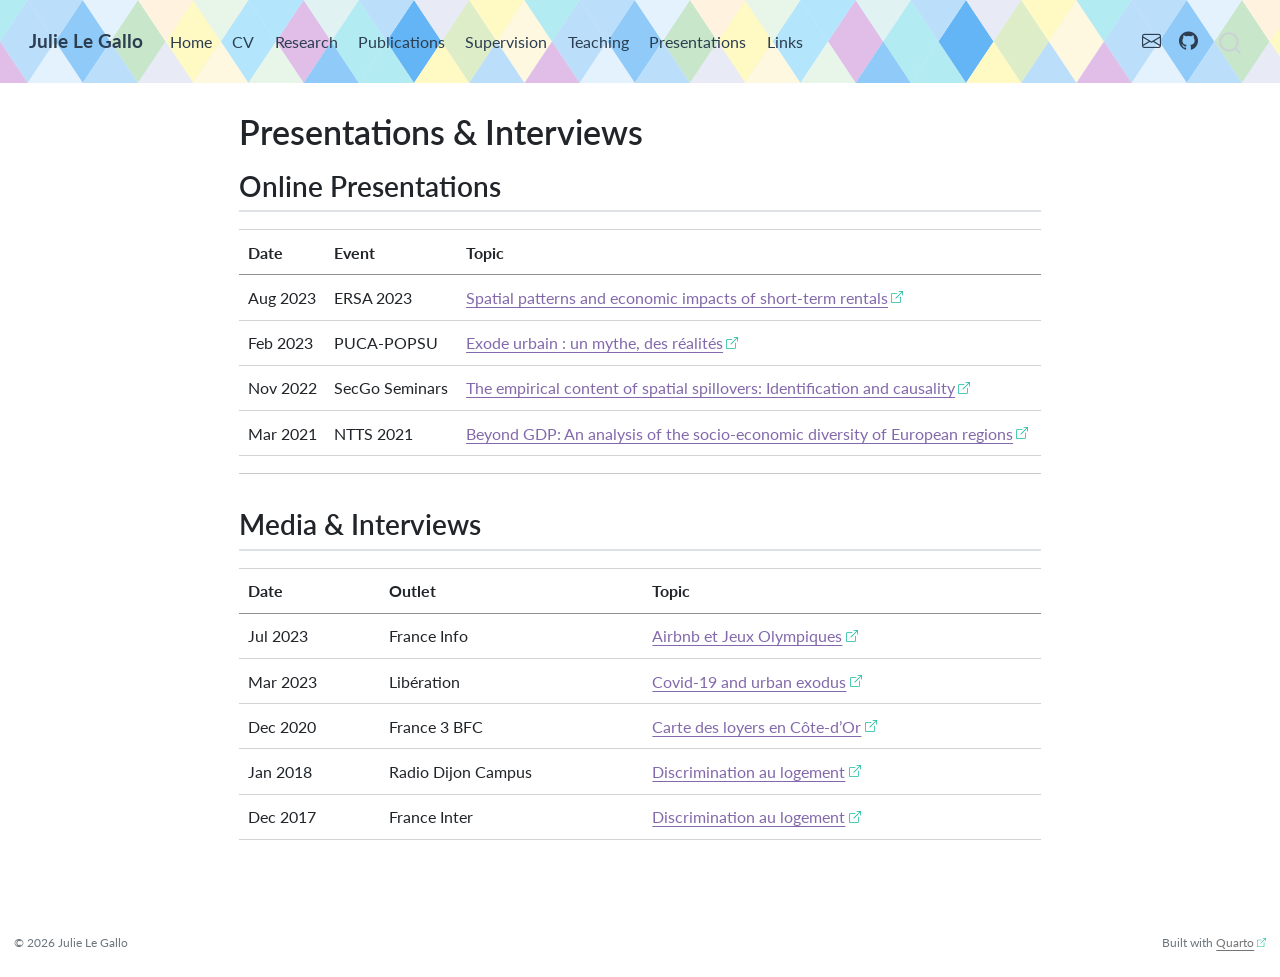
<file: docs/presentations.html>
<!DOCTYPE html>
<html xmlns="http://www.w3.org/1999/xhtml" lang="en" xml:lang="en"><head>

<meta charset="utf-8">
<meta name="generator" content="quarto-1.9.37">

<meta name="viewport" content="width=device-width, initial-scale=1.0, user-scalable=yes">


<title>Presentations &amp; Interviews – Julie Le Gallo</title>
<style>
/* Default styles provided by pandoc.
** See https://pandoc.org/MANUAL.html#variables-for-html for config info.
*/
code{white-space: pre-wrap;}
span.smallcaps{font-variant: small-caps;}
div.columns{display: flex; gap: min(4vw, 1.5em);}
div.column{flex: auto; overflow-x: auto;}
div.hanging-indent{margin-left: 1.5em; text-indent: -1.5em;}
ul.task-list{list-style: none;}
ul.task-list li input[type="checkbox"] {
  width: 0.8em;
  margin: 0 0.8em 0.2em -1em; /* quarto-specific, see https://github.com/quarto-dev/quarto-cli/issues/4556 */ 
  vertical-align: middle;
}
</style>


<script src="site_libs/quarto-nav/quarto-nav.js"></script>
<script src="site_libs/quarto-nav/headroom.min.js"></script>
<script src="site_libs/clipboard/clipboard.min.js"></script>
<script src="site_libs/quarto-search/autocomplete.umd.js"></script>
<script src="site_libs/quarto-search/fuse.min.js"></script>
<script src="site_libs/quarto-search/quarto-search.js"></script>
<meta name="quarto:offset" content="./">
<link href="./favicon.ico" rel="icon">
<script src="site_libs/quarto-html/quarto.js" type="module"></script>
<script src="site_libs/quarto-html/tabsets/tabsets.js" type="module"></script>
<script src="site_libs/quarto-html/popper.min.js"></script>
<script src="site_libs/quarto-html/tippy.umd.min.js"></script>
<script src="site_libs/quarto-html/anchor.min.js"></script>
<link href="site_libs/quarto-html/tippy.css" rel="stylesheet">
<link href="site_libs/quarto-html/quarto-syntax-highlighting-7f8f88aac4f3542376d5c11b86a4c14d.css" rel="stylesheet" id="quarto-text-highlighting-styles">
<script src="site_libs/bootstrap/bootstrap.min.js"></script>
<link href="site_libs/bootstrap/bootstrap-icons.css" rel="stylesheet">
<link href="site_libs/bootstrap/bootstrap-6b423f165eeea3787de40cb4f8e821c3.min.css" rel="stylesheet" append-hash="true" id="quarto-bootstrap" data-mode="light">
<script id="quarto-search-options" type="application/json">{
  "location": "navbar",
  "copy-button": false,
  "collapse-after": 3,
  "panel-placement": "end",
  "type": "overlay",
  "limit": 50,
  "keyboard-shortcut": [
    "f",
    "/",
    "s"
  ],
  "show-item-context": false,
  "language": {
    "search-no-results-text": "No results",
    "search-matching-documents-text": "matching documents",
    "search-copy-link-title": "Copy link to search",
    "search-hide-matches-text": "Hide additional matches",
    "search-more-match-text": "more match in this document",
    "search-more-matches-text": "more matches in this document",
    "search-clear-button-title": "Clear",
    "search-text-placeholder": "",
    "search-detached-cancel-button-title": "Cancel",
    "search-submit-button-title": "Submit",
    "search-label": "Search"
  }
}</script>


<link rel="stylesheet" href="styles.css">
</head>

<body class="nav-fixed fullcontent quarto-light">

<div id="quarto-search-results"></div>
  <header id="quarto-header" class="headroom fixed-top">
    <nav class="navbar navbar-expand-lg " data-bs-theme="dark">
      <div class="navbar-container container-fluid">
      <div class="navbar-brand-container mx-auto">
    <a class="navbar-brand" href="./index.html">
    <span class="navbar-title">Julie Le Gallo</span>
    </a>
  </div>
            <div id="quarto-search" class="" title="Search"></div>
          <button class="navbar-toggler" type="button" data-bs-toggle="collapse" data-bs-target="#navbarCollapse" aria-controls="navbarCollapse" role="menu" aria-expanded="false" aria-label="Toggle navigation" onclick="if (window.quartoToggleHeadroom) { window.quartoToggleHeadroom(); }">
  <span class="navbar-toggler-icon"></span>
</button>
          <div class="collapse navbar-collapse" id="navbarCollapse">
            <ul class="navbar-nav navbar-nav-scroll me-auto">
  <li class="nav-item">
    <a class="nav-link" href="./index.html"> 
<span class="menu-text">Home</span></a>
  </li>  
  <li class="nav-item">
    <a class="nav-link" href="./cv.html"> 
<span class="menu-text">CV</span></a>
  </li>  
  <li class="nav-item">
    <a class="nav-link" href="./research.html"> 
<span class="menu-text">Research</span></a>
  </li>  
  <li class="nav-item">
    <a class="nav-link" href="./publications.html"> 
<span class="menu-text">Publications</span></a>
  </li>  
  <li class="nav-item">
    <a class="nav-link" href="./supervision.html"> 
<span class="menu-text">Supervision</span></a>
  </li>  
  <li class="nav-item">
    <a class="nav-link" href="./teaching.html"> 
<span class="menu-text">Teaching</span></a>
  </li>  
  <li class="nav-item">
    <a class="nav-link active" href="./presentations.html" aria-current="page"> 
<span class="menu-text">Presentations</span></a>
  </li>  
  <li class="nav-item">
    <a class="nav-link" href="./links.html"> 
<span class="menu-text">Links</span></a>
  </li>  
</ul>
            <ul class="navbar-nav navbar-nav-scroll ms-auto">
  <li class="nav-item compact">
    <a class="nav-link" href="mailto:julie.le-gallo@institut-agro.fr"> <i class="bi bi-envelope" role="img">
</i> 
<span class="menu-text"></span></a>
  </li>  
  <li class="nav-item compact">
    <a class="nav-link" href="https://github.com/jlegallo"> <i class="bi bi-github" role="img">
</i> 
<span class="menu-text"></span></a>
  </li>  
</ul>
          </div> <!-- /navcollapse -->
            <div class="quarto-navbar-tools">
</div>
      </div> <!-- /container-fluid -->
    </nav>
</header>
<!-- content -->
<div id="quarto-content" class="quarto-container page-columns page-rows-contents page-layout-article page-navbar">
<!-- sidebar -->
<!-- margin-sidebar -->
    
<!-- main -->
<main class="content" id="quarto-document-content">

<header id="title-block-header" class="quarto-title-block default">
<div class="quarto-title">
<h1 class="title">Presentations &amp; Interviews</h1>
</div>



<div class="quarto-title-meta">

    
  
    
  </div>
  


</header>


<section id="online-presentations" class="level2">
<h2 class="anchored" data-anchor-id="online-presentations">Online Presentations</h2>
<table class="caption-top table">
<thead>
<tr class="header">
<th>Date</th>
<th>Event</th>
<th>Topic</th>
</tr>
</thead>
<tbody>
<tr class="odd">
<td>Aug 2023</td>
<td>ERSA 2023</td>
<td><a href="https://www.youtube.com/watch?v=x5G7MSsfVyc&amp;list=PLZOe8Rgc6WSwMZKYXxd_7zXbONiN0nfTZ&amp;index=39">Spatial patterns and economic impacts of short-term rentals</a></td>
</tr>
<tr class="even">
<td>Feb 2023</td>
<td>PUCA-POPSU</td>
<td><a href="https://www.youtube.com/watch?v=Nr7gfUxzyn0">Exode urbain : un mythe, des réalités</a></td>
</tr>
<tr class="odd">
<td>Nov 2022</td>
<td>SecGo Seminars</td>
<td><a href="https://youtu.be/Au26jPEGJZM?t=5">The empirical content of spatial spillovers: Identification and causality</a></td>
</tr>
<tr class="even">
<td>Mar 2021</td>
<td>NTTS 2021</td>
<td><a href="https://coms.events/NTTS2021/data/abstracts/en/abstract_0006.html">Beyond GDP: An analysis of the socio-economic diversity of European regions</a></td>
</tr>
</tbody>
</table>
<hr>
</section>
<section id="media-interviews" class="level2">
<h2 class="anchored" data-anchor-id="media-interviews">Media &amp; Interviews</h2>
<table class="caption-top table">
<thead>
<tr class="header">
<th>Date</th>
<th>Outlet</th>
<th>Topic</th>
</tr>
</thead>
<tbody>
<tr class="odd">
<td>Jul 2023</td>
<td>France Info</td>
<td><a href="https://www.franceinfo.fr/les-jeux-olympiques/paris-2024/enquete-franceinfo-paris-2024-a-un-an-des-jeux-olympiques-faut-il-craindre-une-bulle-airbnb-sur-le-marche-immobilier-de-la-capitale_5916872.html">Airbnb et Jeux Olympiques</a></td>
</tr>
<tr class="even">
<td>Mar 2023</td>
<td>Libération</td>
<td><a href="https://www.liberation.fr/lifestyle/mobilites-lexode-urbain-post-covid-est-un-mythe-20230323_2VELHVNMXZAK3KISMAXDVWVJJQ/">Covid-19 and urban exodus</a></td>
</tr>
<tr class="odd">
<td>Dec 2020</td>
<td>France 3 BFC</td>
<td><a href="https://france3-regions.franceinfo.fr/bourgogne-franche-comte/cote-d-or/dijon/logement-decouvrez-carte-loyers-bourgogne-franche-comte-commune-commune-1904492.html">Carte des loyers en Côte-d’Or</a></td>
</tr>
<tr class="even">
<td>Jan 2018</td>
<td>Radio Dijon Campus</td>
<td><a href="https://archives.radiodijoncampus.com/sounds/comme-un-labyrinthe-avec-julie-le-gallo/">Discrimination au logement</a></td>
</tr>
<tr class="odd">
<td>Dec 2017</td>
<td>France Inter</td>
<td><a href="https://www.radiofrance.fr/franceinter/chercher-a-se-loger-la-meilleure-facon-d-etre-discrimine-7236019">Discrimination au logement</a></td>
</tr>
</tbody>
</table>


</section>

</main> <!-- /main -->
<script id="quarto-html-after-body" type="application/javascript">
  window.document.addEventListener("DOMContentLoaded", function (event) {
    const icon = "";
    const anchorJS = new window.AnchorJS();
    anchorJS.options = {
      placement: 'right',
      icon: icon
    };
    anchorJS.add('.anchored');
    const isCodeAnnotation = (el) => {
      for (const clz of el.classList) {
        if (clz.startsWith('code-annotation-')) {                     
          return true;
        }
      }
      return false;
    }
    const onCopySuccess = function(e) {
      // button target
      const button = e.trigger;
      // don't keep focus
      button.blur();
      // flash "checked"
      button.classList.add('code-copy-button-checked');
      var currentTitle = button.getAttribute("title");
      button.setAttribute("title", "Copied!");
      let tooltip;
      if (window.bootstrap) {
        button.setAttribute("data-bs-toggle", "tooltip");
        button.setAttribute("data-bs-placement", "left");
        button.setAttribute("data-bs-title", "Copied!");
        tooltip = new bootstrap.Tooltip(button, 
          { trigger: "manual", 
            customClass: "code-copy-button-tooltip",
            offset: [0, -8]});
        tooltip.show();    
      }
      setTimeout(function() {
        if (tooltip) {
          tooltip.hide();
          button.removeAttribute("data-bs-title");
          button.removeAttribute("data-bs-toggle");
          button.removeAttribute("data-bs-placement");
        }
        button.setAttribute("title", currentTitle);
        button.classList.remove('code-copy-button-checked');
      }, 1000);
      // clear code selection
      e.clearSelection();
    }
    const getTextToCopy = function(trigger) {
      const outerScaffold = trigger.parentElement.cloneNode(true);
      const codeEl = outerScaffold.querySelector('code');
      for (const childEl of codeEl.children) {
        if (isCodeAnnotation(childEl)) {
          childEl.remove();
        }
      }
      return codeEl.innerText;
    }
    const clipboard = new window.ClipboardJS('.code-copy-button:not([data-in-quarto-modal])', {
      text: getTextToCopy
    });
    clipboard.on('success', onCopySuccess);
    if (window.document.getElementById('quarto-embedded-source-code-modal')) {
      const clipboardModal = new window.ClipboardJS('.code-copy-button[data-in-quarto-modal]', {
        text: getTextToCopy,
        container: window.document.getElementById('quarto-embedded-source-code-modal')
      });
      clipboardModal.on('success', onCopySuccess);
    }
      var localhostRegex = new RegExp(/^(?:http|https):\/\/localhost\:?[0-9]*\//);
      var mailtoRegex = new RegExp(/^mailto:/);
        var filterRegex = new RegExp('/' + window.location.host + '/');
      var isInternal = (href) => {
          return filterRegex.test(href) || localhostRegex.test(href) || mailtoRegex.test(href);
      }
      // Inspect non-navigation links and adorn them if external
     var links = window.document.querySelectorAll('a[href]:not(.nav-link):not(.navbar-brand):not(.toc-action):not(.sidebar-link):not(.sidebar-item-toggle):not(.pagination-link):not(.no-external):not([aria-hidden]):not(.dropdown-item):not(.quarto-navigation-tool):not(.about-link)');
      for (var i=0; i<links.length; i++) {
        const link = links[i];
        if (!isInternal(link.href)) {
          // undo the damage that might have been done by quarto-nav.js in the case of
          // links that we want to consider external
          if (link.dataset.originalHref !== undefined) {
            link.href = link.dataset.originalHref;
          }
            // target, if specified
            link.setAttribute("target", "_blank");
            if (link.getAttribute("rel") === null) {
              link.setAttribute("rel", "noopener");
            }
            // default icon
            link.classList.add("external");
        }
      }
    function tippyHover(el, contentFn, onTriggerFn, onUntriggerFn) {
      const config = {
        allowHTML: true,
        maxWidth: 500,
        delay: 100,
        arrow: false,
        appendTo: function(el) {
            return el.parentElement;
        },
        interactive: true,
        interactiveBorder: 10,
        theme: 'quarto',
        placement: 'bottom-start',
      };
      if (contentFn) {
        config.content = contentFn;
      }
      if (onTriggerFn) {
        config.onTrigger = onTriggerFn;
      }
      if (onUntriggerFn) {
        config.onUntrigger = onUntriggerFn;
      }
      window.tippy(el, config); 
    }
    const noterefs = window.document.querySelectorAll('a[role="doc-noteref"]');
    for (var i=0; i<noterefs.length; i++) {
      const ref = noterefs[i];
      tippyHover(ref, function() {
        // use id or data attribute instead here
        let href = ref.getAttribute('data-footnote-href') || ref.getAttribute('href');
        try { href = new URL(href).hash; } catch {}
        const id = href.replace(/^#\/?/, "");
        const note = window.document.getElementById(id);
        if (note) {
          return note.innerHTML;
        } else {
          return "";
        }
      });
    }
    const xrefs = window.document.querySelectorAll('a.quarto-xref');
    const processXRef = (id, note) => {
      // Strip column container classes
      const stripColumnClz = (el) => {
        el.classList.remove("page-full", "page-columns");
        if (el.children) {
          for (const child of el.children) {
            stripColumnClz(child);
          }
        }
      }
      stripColumnClz(note)
      if (id === null || id.startsWith('sec-')) {
        // Special case sections, only their first couple elements
        const container = document.createElement("div");
        if (note.children && note.children.length > 2) {
          container.appendChild(note.children[0].cloneNode(true));
          for (let i = 1; i < note.children.length; i++) {
            const child = note.children[i];
            if (child.tagName === "P" && child.innerText === "") {
              continue;
            } else {
              container.appendChild(child.cloneNode(true));
              break;
            }
          }
          if (window.Quarto?.typesetMath) {
            window.Quarto.typesetMath(container);
          }
          return container.innerHTML
        } else {
          if (window.Quarto?.typesetMath) {
            window.Quarto.typesetMath(note);
          }
          return note.innerHTML;
        }
      } else {
        // Remove any anchor links if they are present
        const anchorLink = note.querySelector('a.anchorjs-link');
        if (anchorLink) {
          anchorLink.remove();
        }
        if (window.Quarto?.typesetMath) {
          window.Quarto.typesetMath(note);
        }
        if (note.classList.contains("callout")) {
          return note.outerHTML;
        } else {
          return note.innerHTML;
        }
      }
    }
    for (var i=0; i<xrefs.length; i++) {
      const xref = xrefs[i];
      tippyHover(xref, undefined, function(instance) {
        instance.disable();
        let url = xref.getAttribute('href');
        let hash = undefined; 
        if (url.startsWith('#')) {
          hash = url;
        } else {
          try { hash = new URL(url).hash; } catch {}
        }
        if (hash) {
          const id = hash.replace(/^#\/?/, "");
          const note = window.document.getElementById(id);
          if (note !== null) {
            try {
              const html = processXRef(id, note.cloneNode(true));
              instance.setContent(html);
            } finally {
              instance.enable();
              instance.show();
            }
          } else {
            // See if we can fetch this
            fetch(url.split('#')[0])
            .then(res => res.text())
            .then(html => {
              const parser = new DOMParser();
              const htmlDoc = parser.parseFromString(html, "text/html");
              const note = htmlDoc.getElementById(id);
              if (note !== null) {
                const html = processXRef(id, note);
                instance.setContent(html);
              } 
            }).finally(() => {
              instance.enable();
              instance.show();
            });
          }
        } else {
          // See if we can fetch a full url (with no hash to target)
          // This is a special case and we should probably do some content thinning / targeting
          fetch(url)
          .then(res => res.text())
          .then(html => {
            const parser = new DOMParser();
            const htmlDoc = parser.parseFromString(html, "text/html");
            const note = htmlDoc.querySelector('main.content');
            if (note !== null) {
              // This should only happen for chapter cross references
              // (since there is no id in the URL)
              // remove the first header
              if (note.children.length > 0 && note.children[0].tagName === "HEADER") {
                note.children[0].remove();
              }
              const html = processXRef(null, note);
              instance.setContent(html);
            } 
          }).finally(() => {
            instance.enable();
            instance.show();
          });
        }
      }, function(instance) {
      });
    }
        let selectedAnnoteEl;
        const selectorForAnnotation = ( cell, annotation) => {
          let cellAttr = 'data-code-cell="' + cell + '"';
          let lineAttr = 'data-code-annotation="' +  annotation + '"';
          const selector = 'span[' + cellAttr + '][' + lineAttr + ']';
          return selector;
        }
        const selectCodeLines = (annoteEl) => {
          const doc = window.document;
          const targetCell = annoteEl.getAttribute("data-target-cell");
          const targetAnnotation = annoteEl.getAttribute("data-target-annotation");
          const annoteSpan = window.document.querySelector(selectorForAnnotation(targetCell, targetAnnotation));
          const lines = annoteSpan.getAttribute("data-code-lines").split(",");
          const lineIds = lines.map((line) => {
            return targetCell + "-" + line;
          })
          let top = null;
          let height = null;
          let parent = null;
          if (lineIds.length > 0) {
              //compute the position of the single el (top and bottom and make a div)
              const el = window.document.getElementById(lineIds[0]);
              top = el.offsetTop;
              height = el.offsetHeight;
              parent = el.parentElement.parentElement;
            if (lineIds.length > 1) {
              const lastEl = window.document.getElementById(lineIds[lineIds.length - 1]);
              const bottom = lastEl.offsetTop + lastEl.offsetHeight;
              height = bottom - top;
            }
            if (top !== null && height !== null && parent !== null) {
              // cook up a div (if necessary) and position it 
              let div = window.document.getElementById("code-annotation-line-highlight");
              if (div === null) {
                div = window.document.createElement("div");
                div.setAttribute("id", "code-annotation-line-highlight");
                div.style.position = 'absolute';
                parent.appendChild(div);
              }
              div.style.top = top - 2 + "px";
              div.style.height = height + 4 + "px";
              div.style.left = 0;
              let gutterDiv = window.document.getElementById("code-annotation-line-highlight-gutter");
              if (gutterDiv === null) {
                gutterDiv = window.document.createElement("div");
                gutterDiv.setAttribute("id", "code-annotation-line-highlight-gutter");
                gutterDiv.style.position = 'absolute';
                const codeCell = window.document.getElementById(targetCell);
                const gutter = codeCell.querySelector('.code-annotation-gutter');
                gutter.appendChild(gutterDiv);
              }
              gutterDiv.style.top = top - 2 + "px";
              gutterDiv.style.height = height + 4 + "px";
            }
            selectedAnnoteEl = annoteEl;
          }
        };
        const unselectCodeLines = () => {
          const elementsIds = ["code-annotation-line-highlight", "code-annotation-line-highlight-gutter"];
          elementsIds.forEach((elId) => {
            const div = window.document.getElementById(elId);
            if (div) {
              div.remove();
            }
          });
          selectedAnnoteEl = undefined;
        };
          // Handle positioning of the toggle
      window.addEventListener(
        "resize",
        throttle(() => {
          elRect = undefined;
          if (selectedAnnoteEl) {
            selectCodeLines(selectedAnnoteEl);
          }
        }, 10)
      );
      function throttle(fn, ms) {
      let throttle = false;
      let timer;
        return (...args) => {
          if(!throttle) { // first call gets through
              fn.apply(this, args);
              throttle = true;
          } else { // all the others get throttled
              if(timer) clearTimeout(timer); // cancel #2
              timer = setTimeout(() => {
                fn.apply(this, args);
                timer = throttle = false;
              }, ms);
          }
        };
      }
        // Attach click handler to the DT
        const annoteDls = window.document.querySelectorAll('dt[data-target-cell]');
        for (const annoteDlNode of annoteDls) {
          annoteDlNode.addEventListener('click', (event) => {
            const clickedEl = event.target;
            if (clickedEl !== selectedAnnoteEl) {
              unselectCodeLines();
              const activeEl = window.document.querySelector('dt[data-target-cell].code-annotation-active');
              if (activeEl) {
                activeEl.classList.remove('code-annotation-active');
              }
              selectCodeLines(clickedEl);
              clickedEl.classList.add('code-annotation-active');
            } else {
              // Unselect the line
              unselectCodeLines();
              clickedEl.classList.remove('code-annotation-active');
            }
          });
        }
    const findCites = (el) => {
      const parentEl = el.parentElement;
      if (parentEl) {
        const cites = parentEl.dataset.cites;
        if (cites) {
          return {
            el,
            cites: cites.split(' ')
          };
        } else {
          return findCites(el.parentElement)
        }
      } else {
        return undefined;
      }
    };
    var bibliorefs = window.document.querySelectorAll('a[role="doc-biblioref"]');
    for (var i=0; i<bibliorefs.length; i++) {
      const ref = bibliorefs[i];
      const citeInfo = findCites(ref);
      if (citeInfo) {
        tippyHover(citeInfo.el, function() {
          var popup = window.document.createElement('div');
          citeInfo.cites.forEach(function(cite) {
            var citeDiv = window.document.createElement('div');
            citeDiv.classList.add('hanging-indent');
            citeDiv.classList.add('csl-entry');
            var biblioDiv = window.document.getElementById('ref-' + cite);
            if (biblioDiv) {
              citeDiv.innerHTML = biblioDiv.innerHTML;
            }
            popup.appendChild(citeDiv);
          });
          return popup.innerHTML;
        });
      }
    }
  });
  </script>
</div> <!-- /content -->
<footer class="footer">
  <div class="nav-footer">
    <div class="nav-footer-left">
<p>© 2026 Julie Le Gallo</p>
</div>   
    <div class="nav-footer-center">
      &nbsp;
    </div>
    <div class="nav-footer-right">
<p>Built with <a href="https://quarto.org">Quarto</a></p>
</div>
  </div>
</footer>




</body></html>
</file>
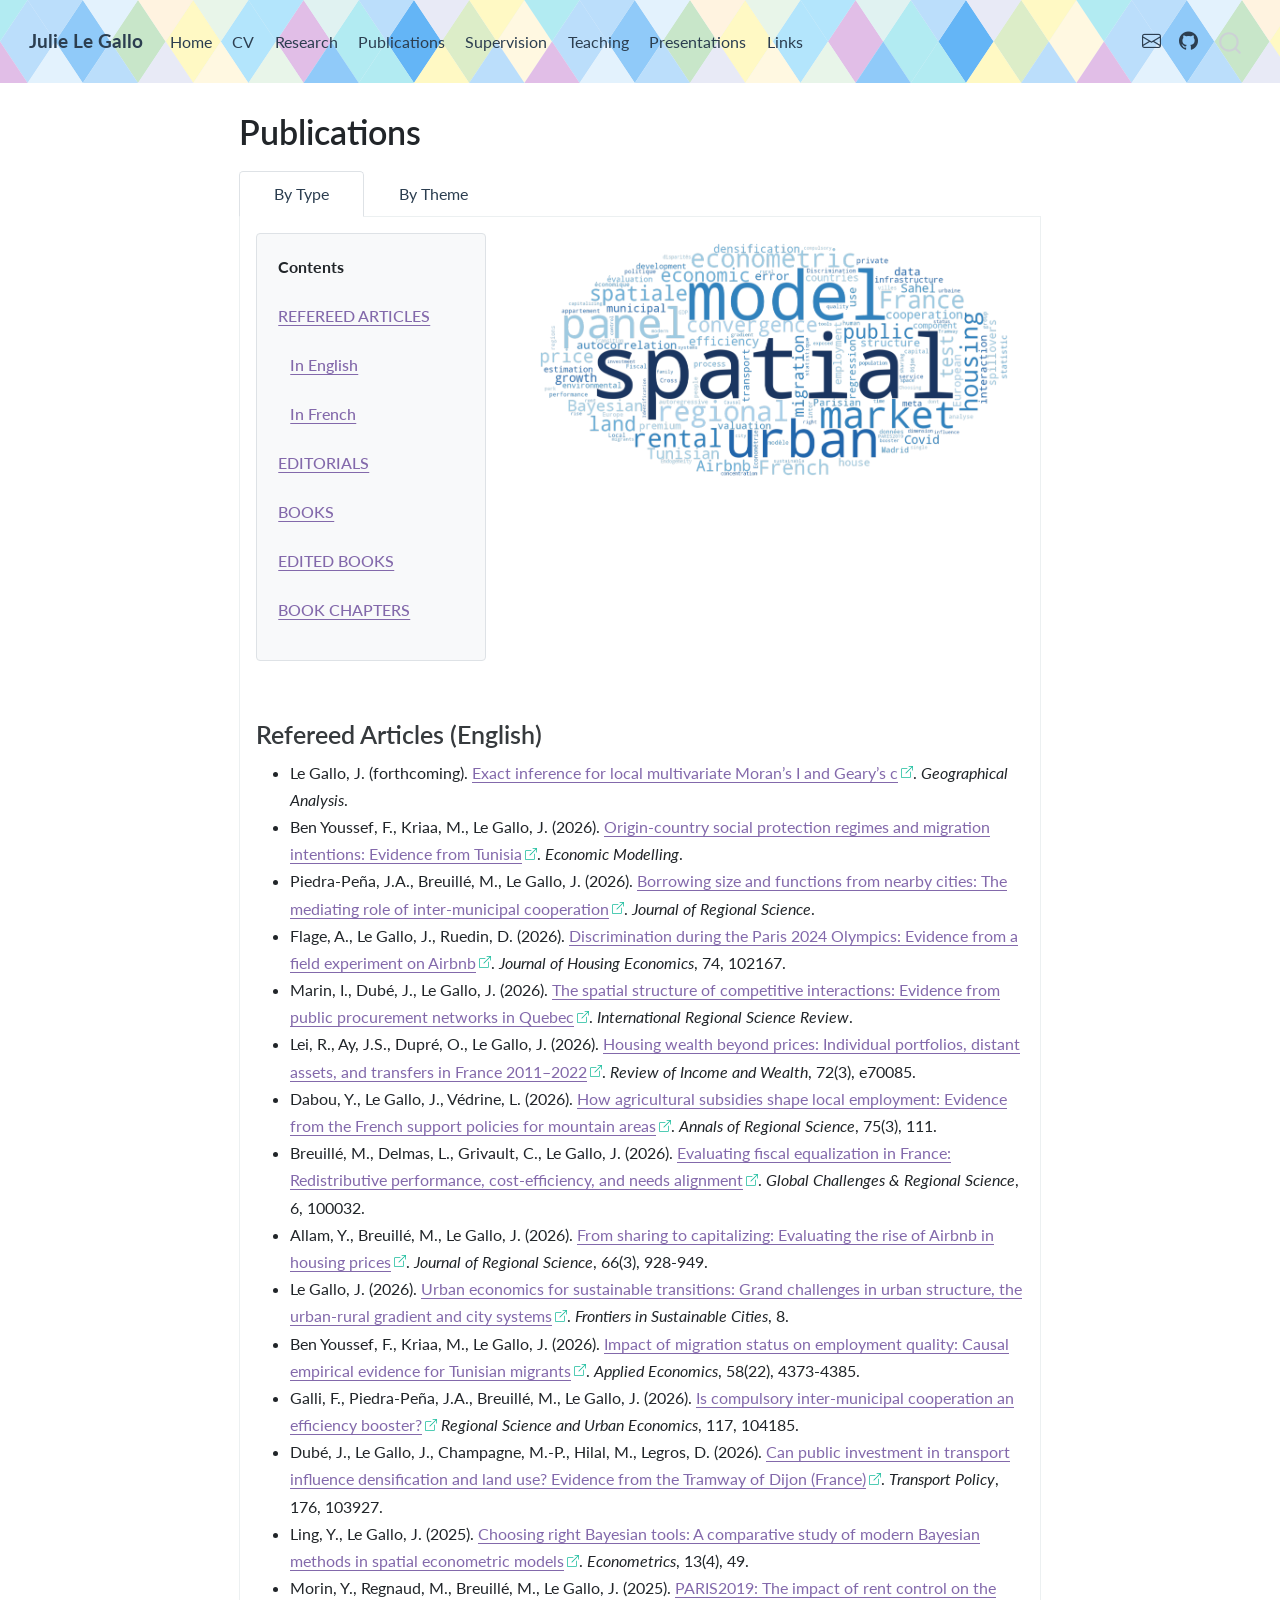
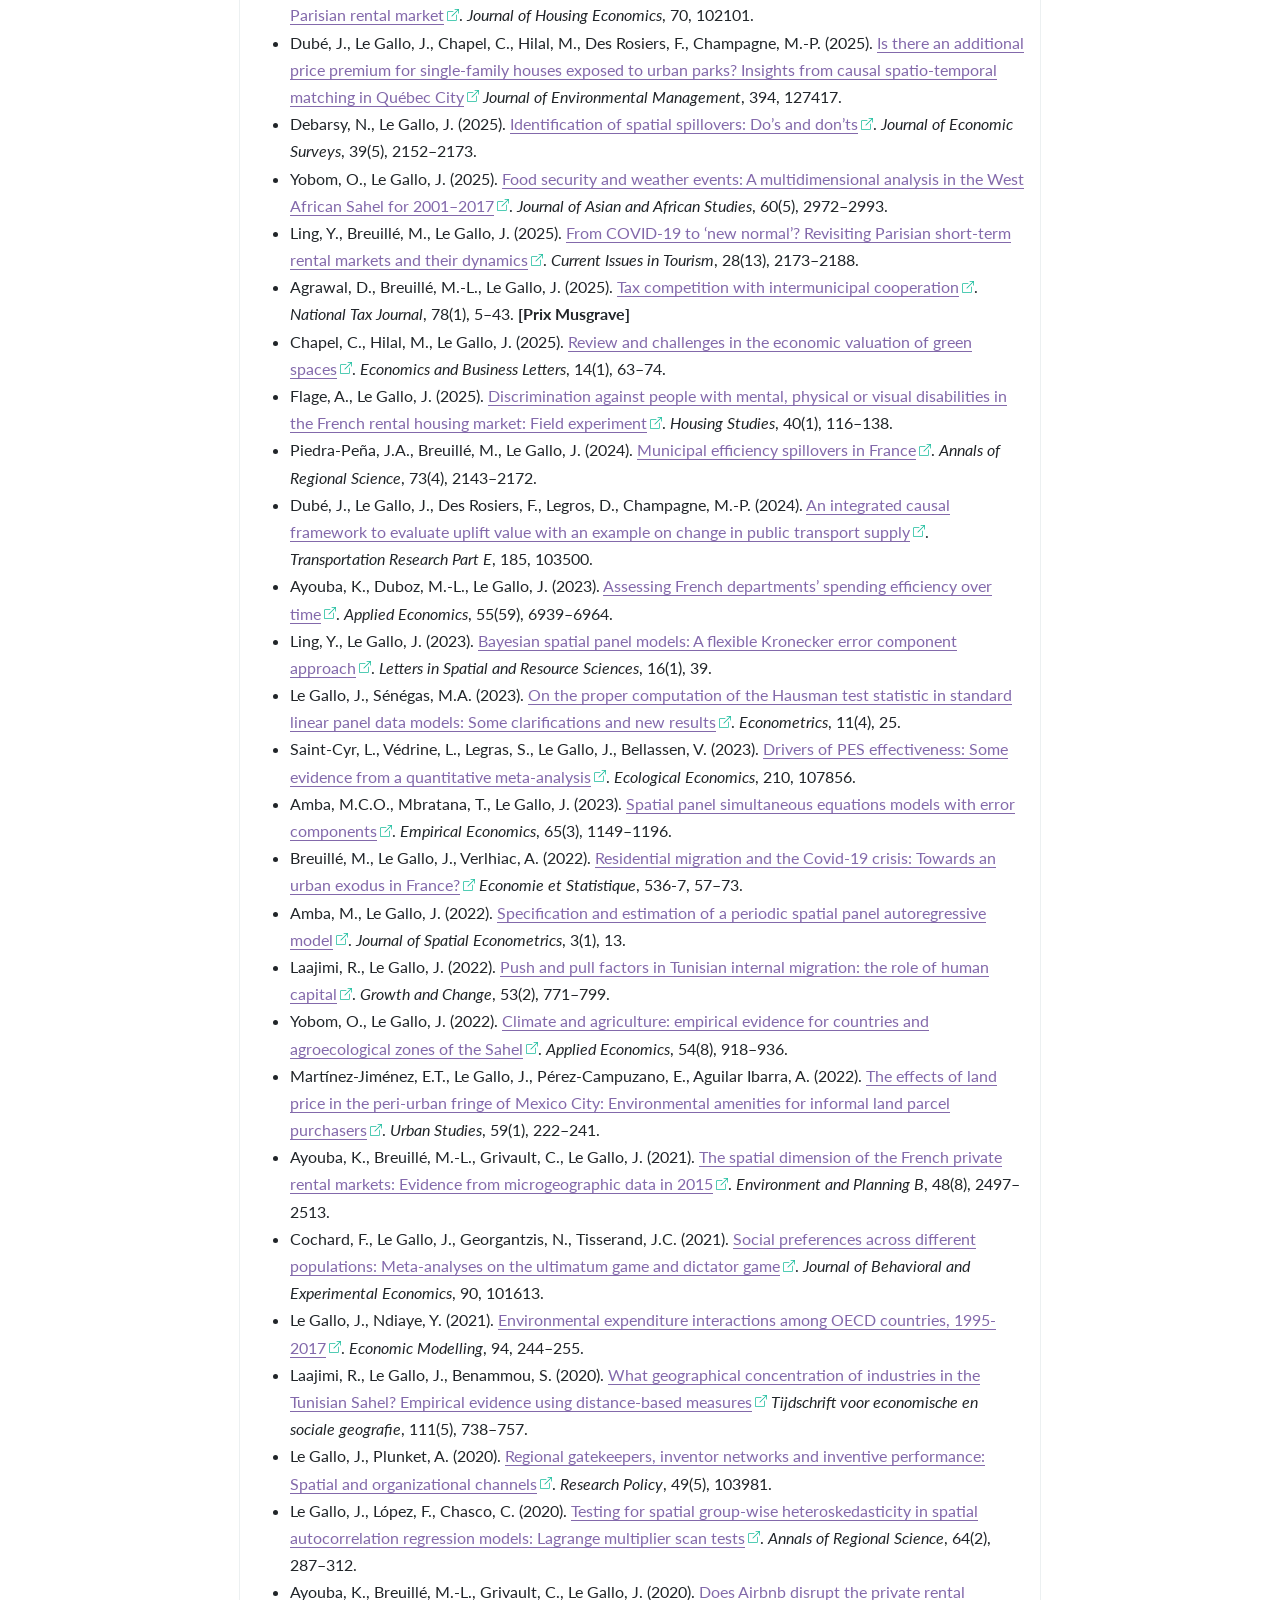
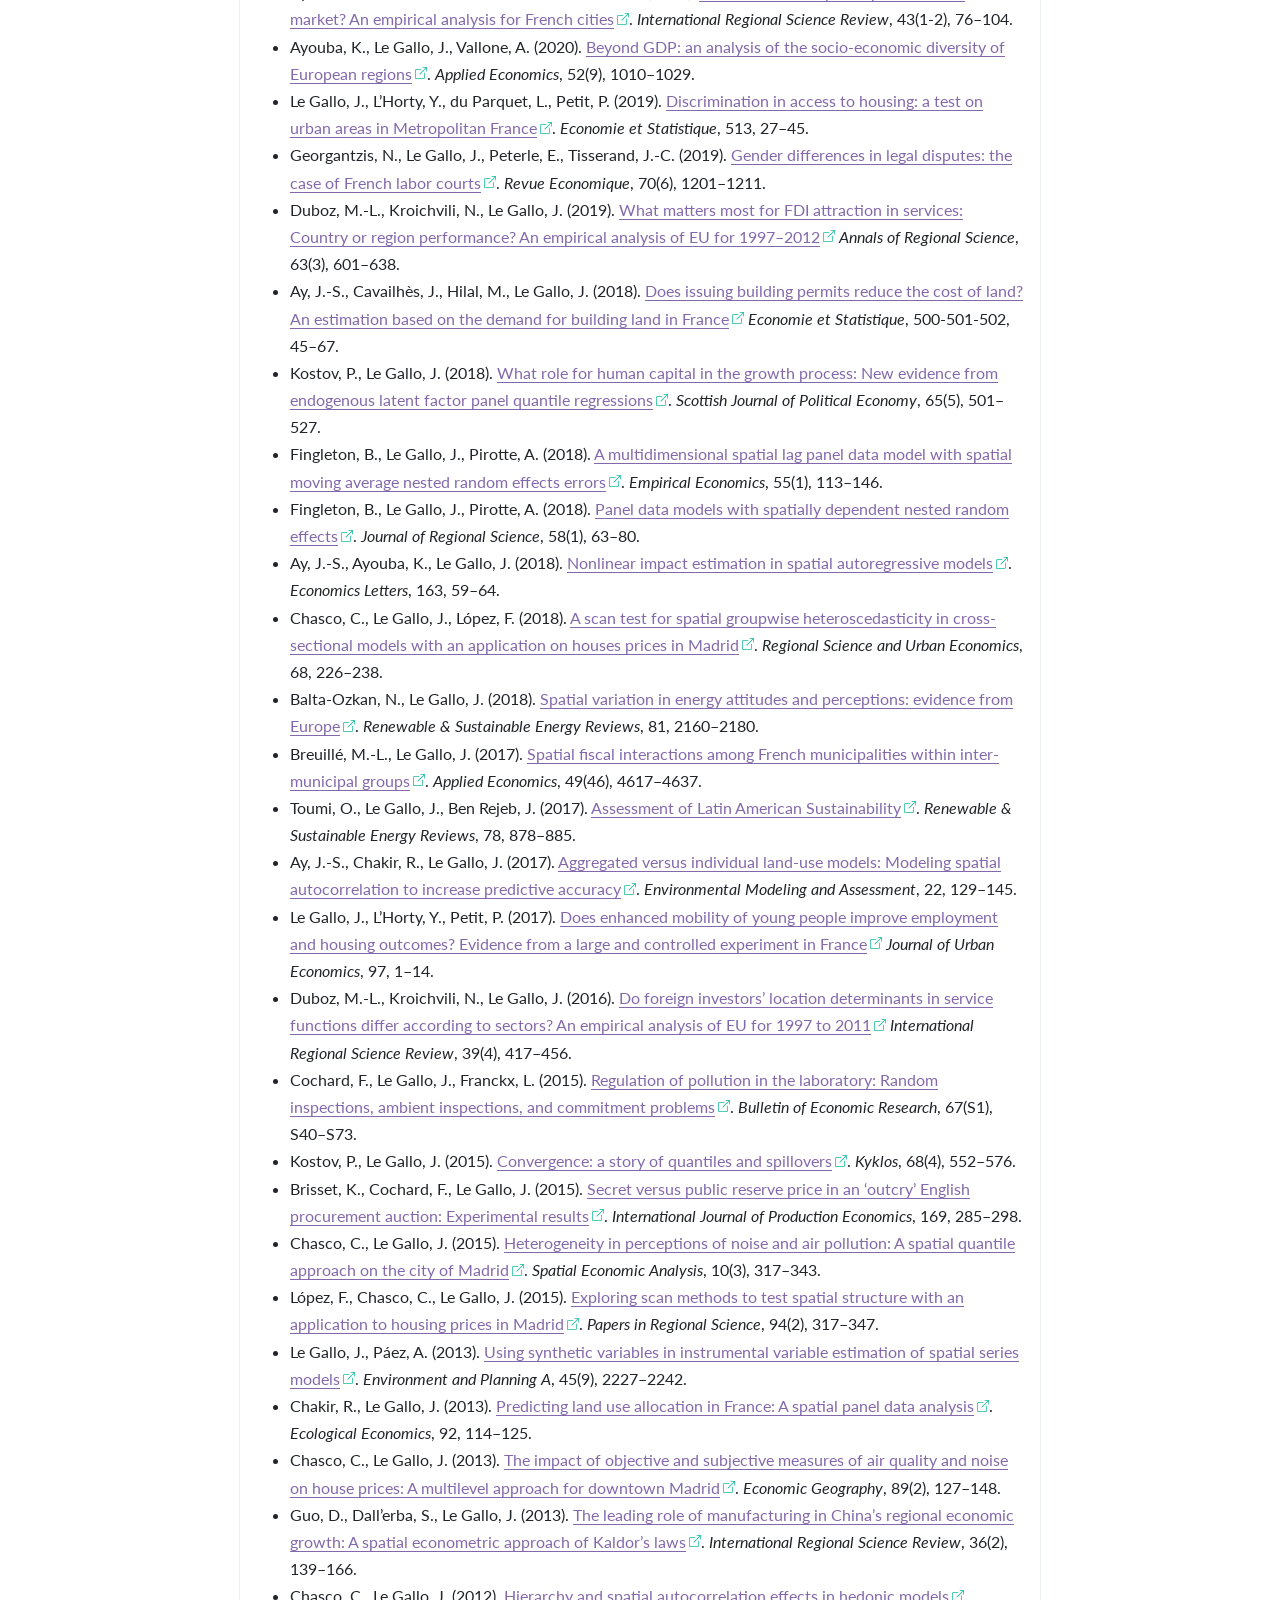
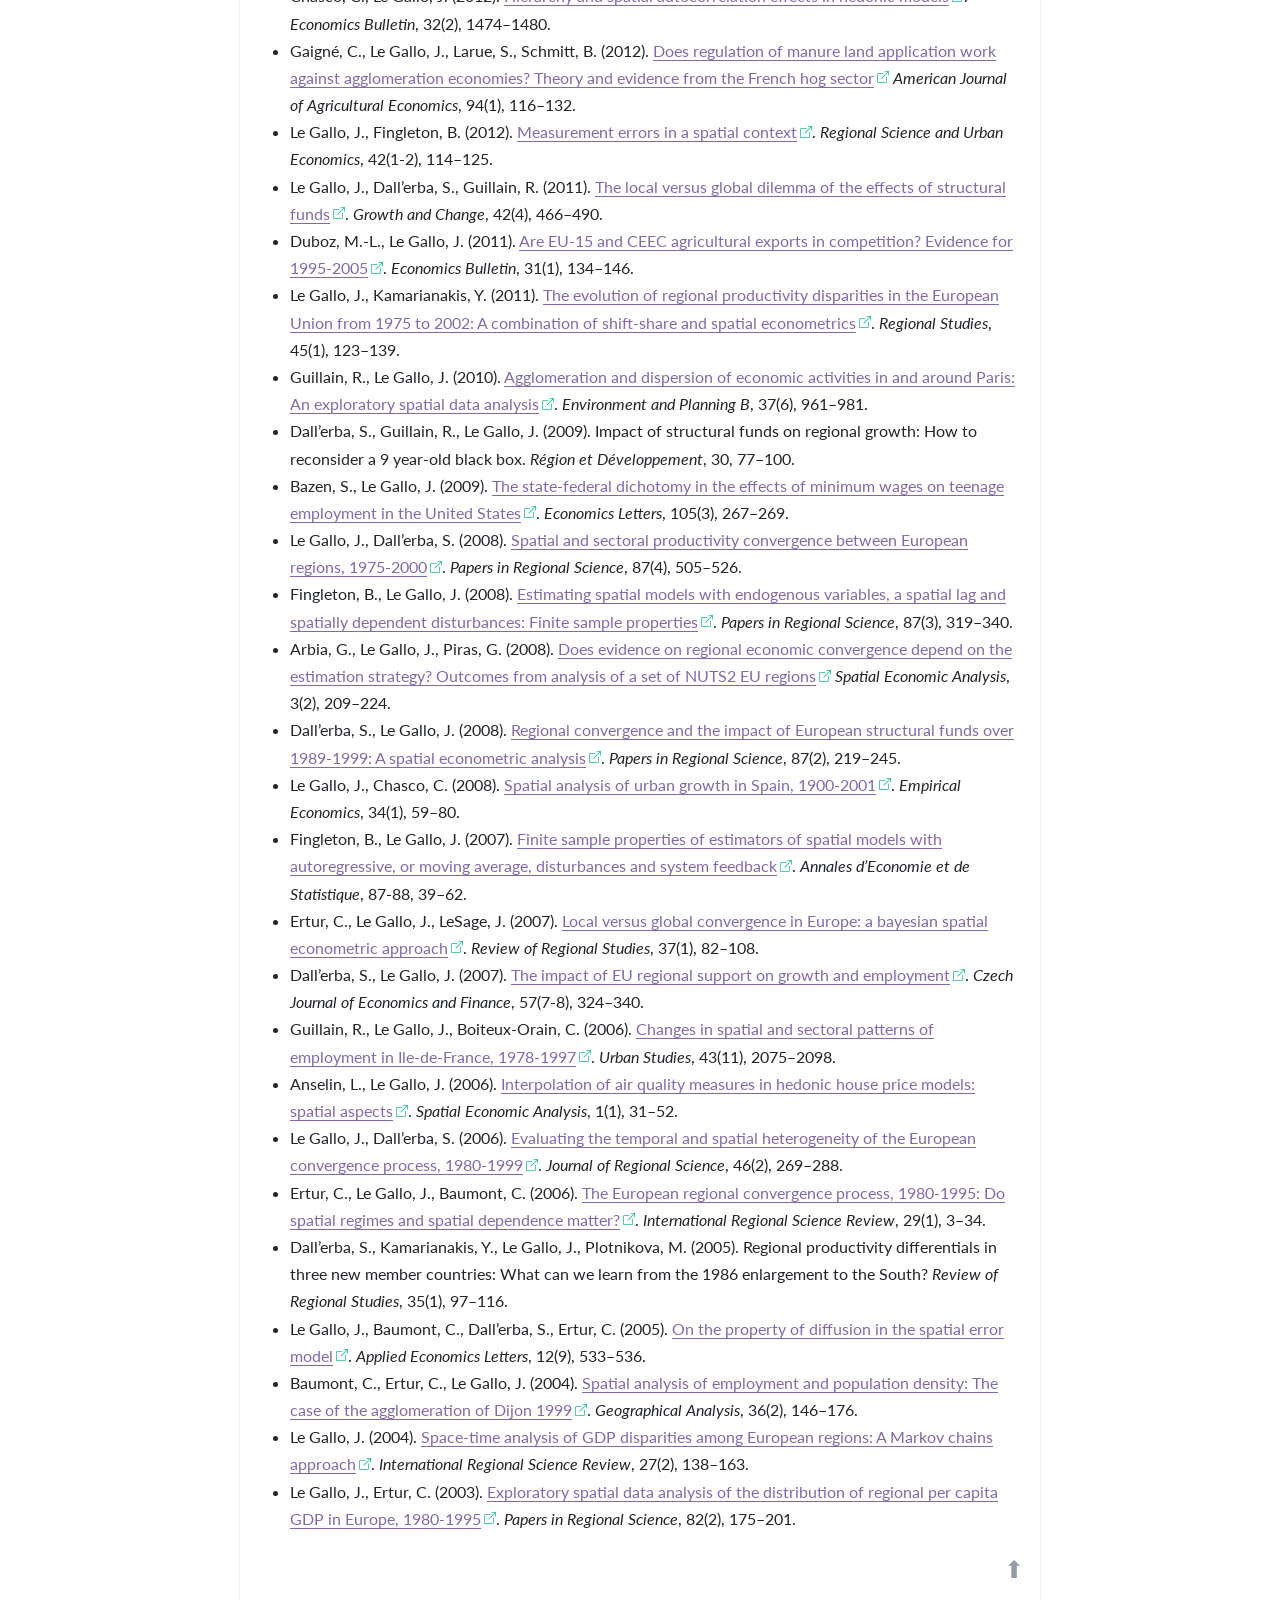
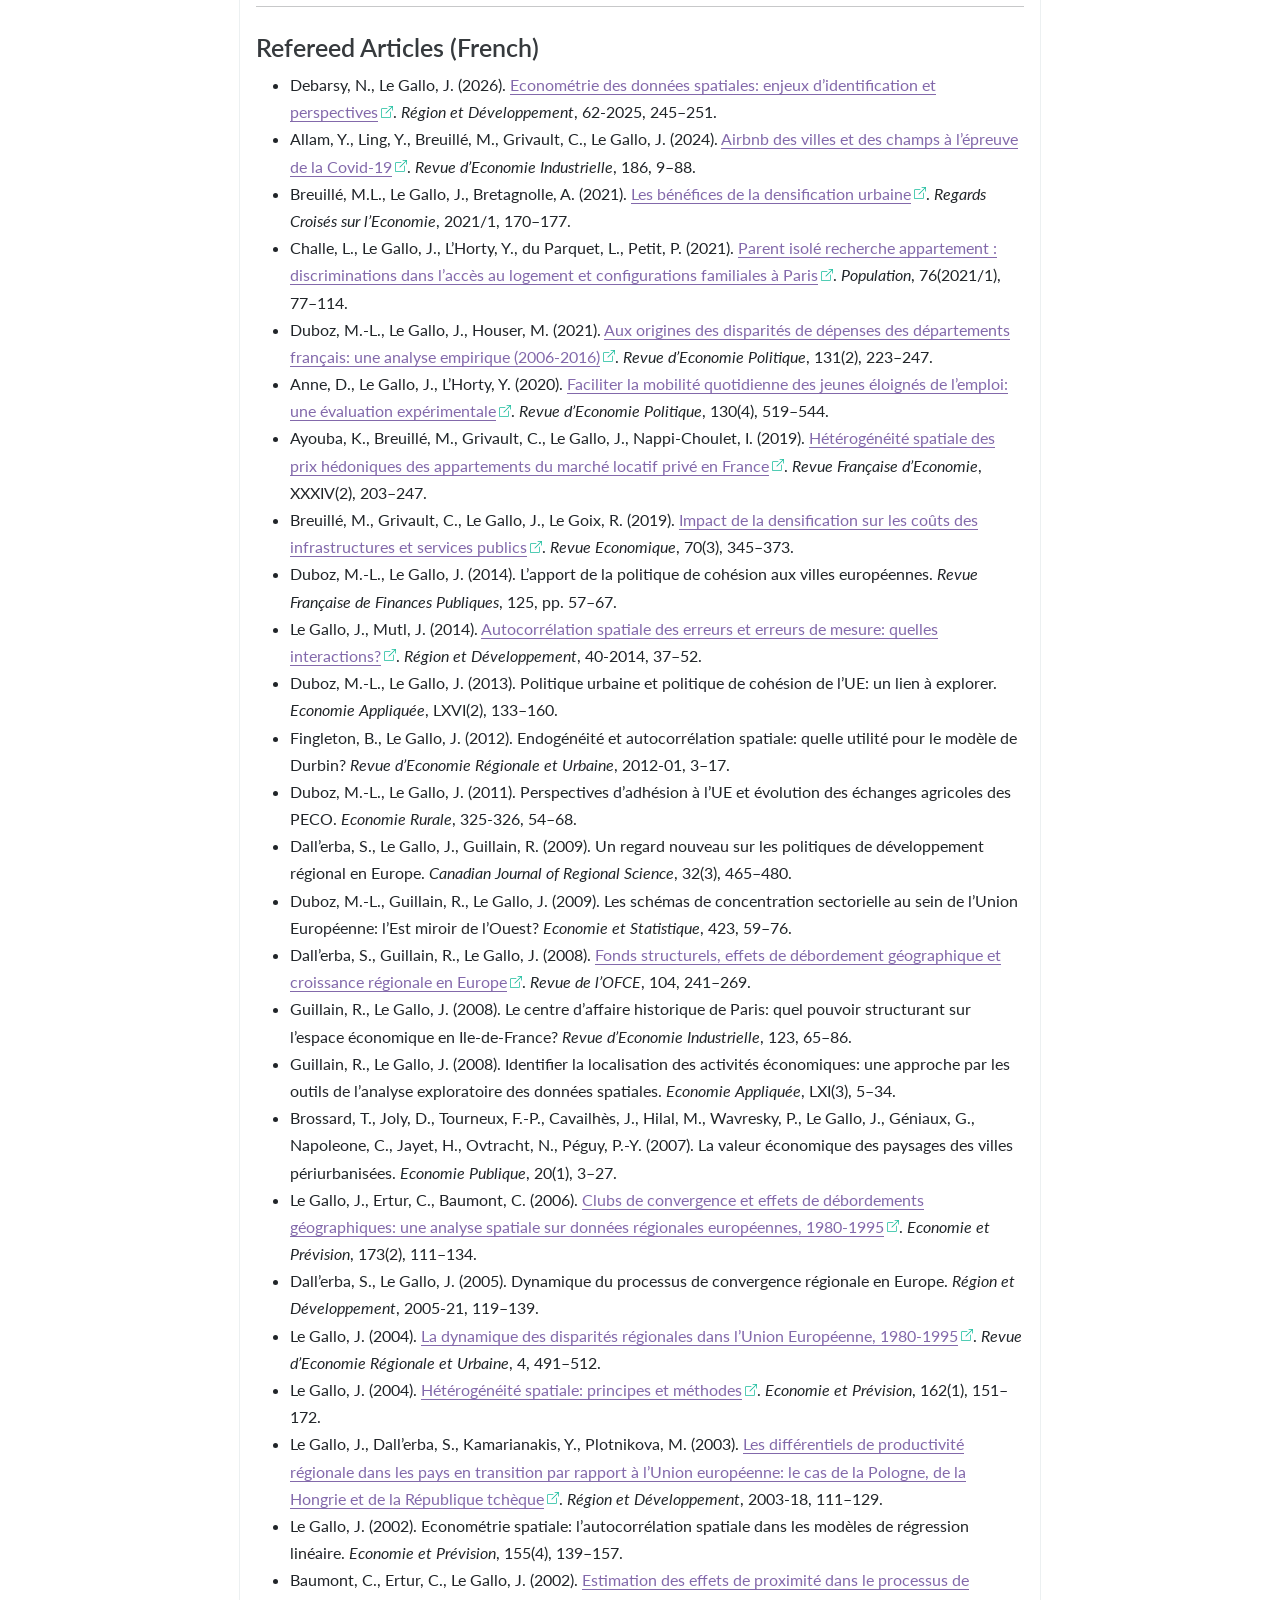
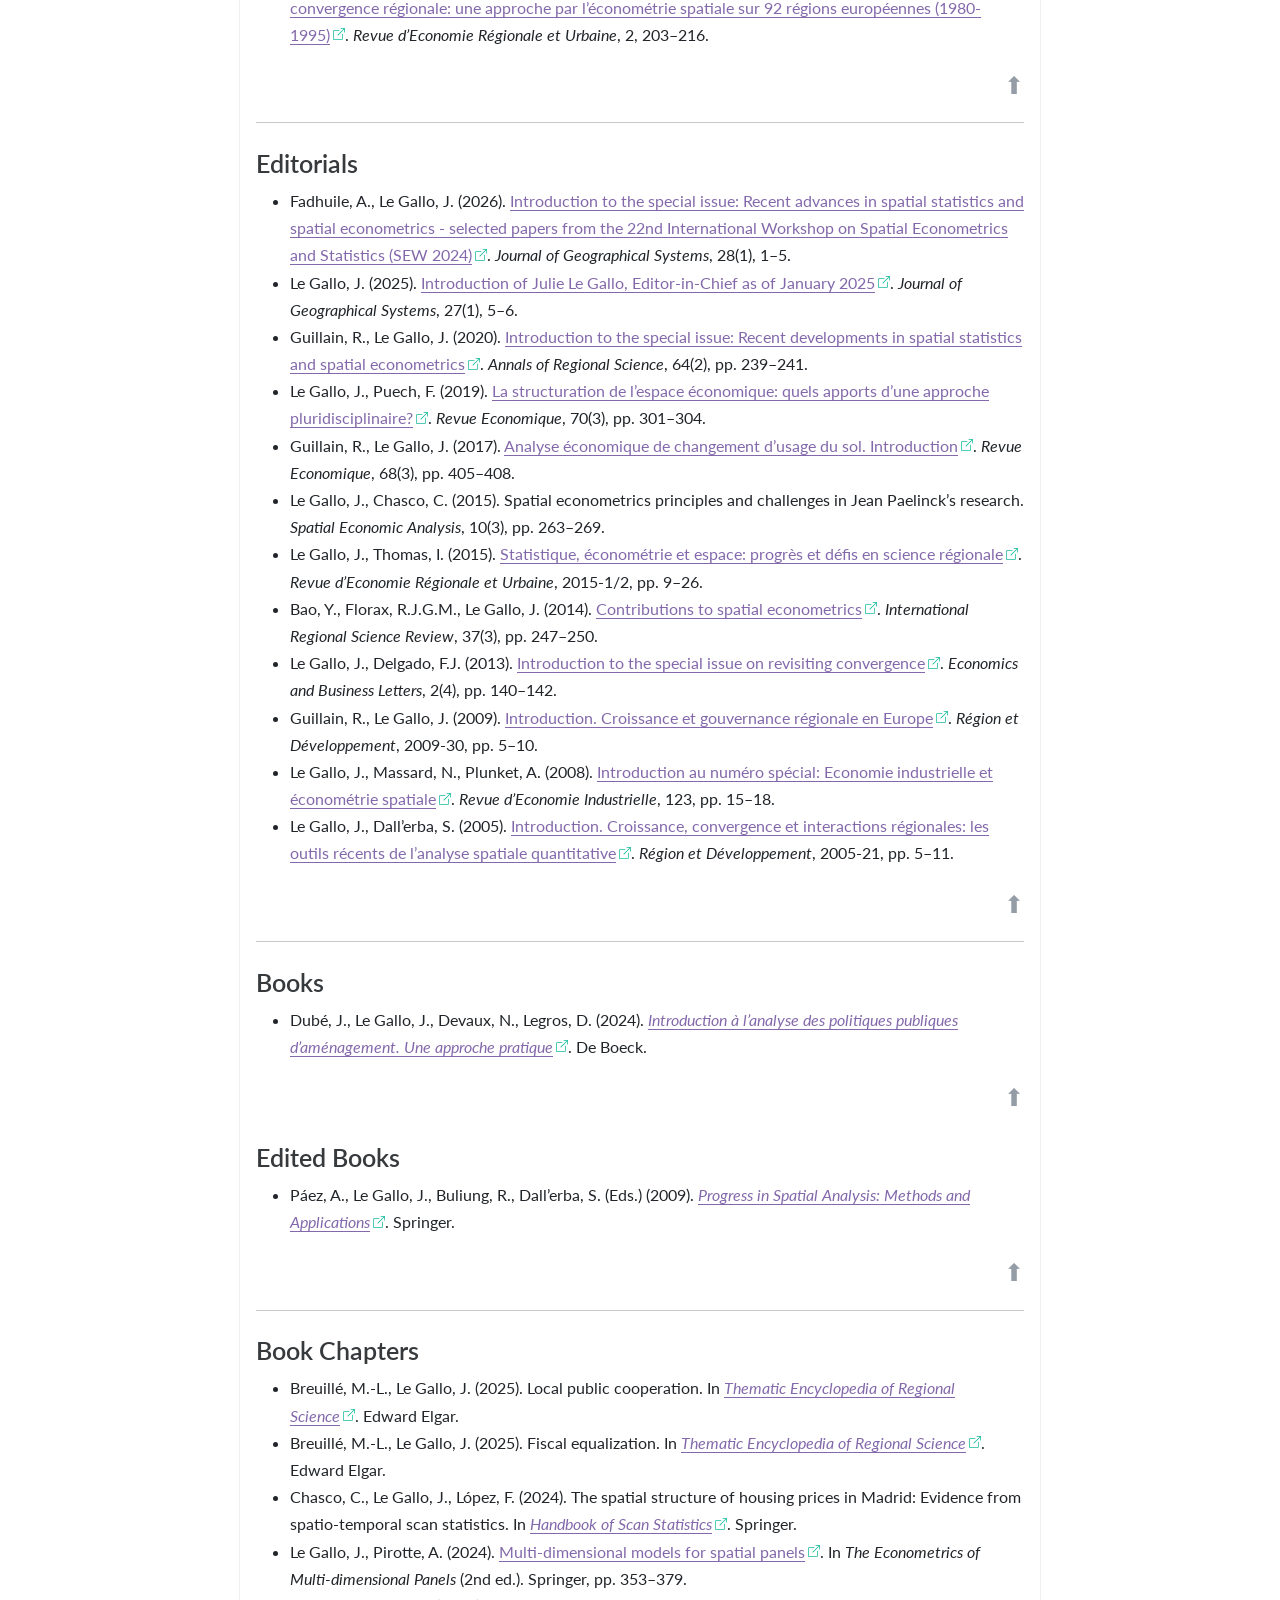
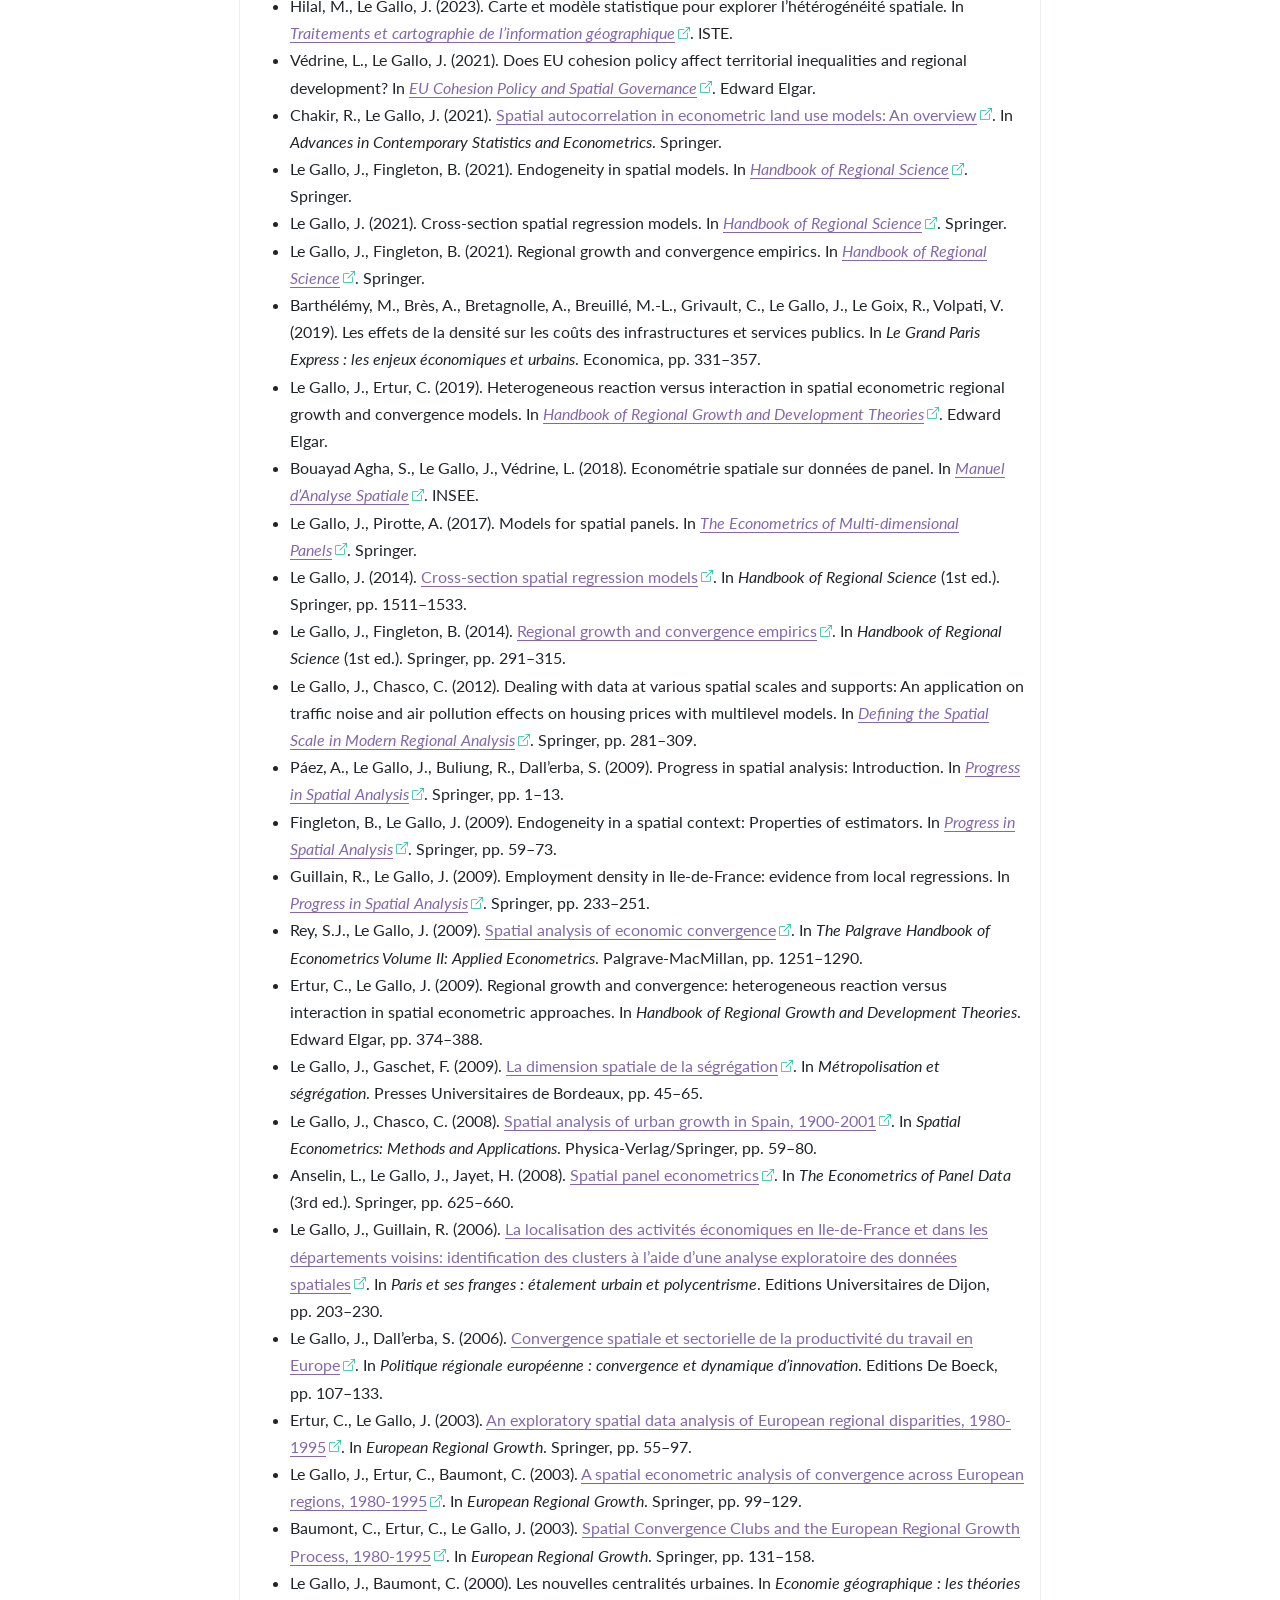
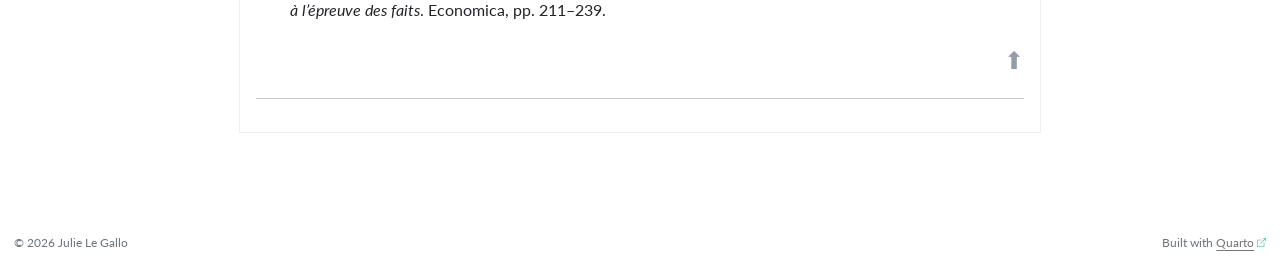
<file: docs/publications.html>
<!DOCTYPE html>
<html xmlns="http://www.w3.org/1999/xhtml" lang="en" xml:lang="en"><head>

<meta charset="utf-8">
<meta name="generator" content="quarto-1.9.37">

<meta name="viewport" content="width=device-width, initial-scale=1.0, user-scalable=yes">


<title>Publications – Julie Le Gallo</title>
<style>
/* Default styles provided by pandoc.
** See https://pandoc.org/MANUAL.html#variables-for-html for config info.
*/
code{white-space: pre-wrap;}
span.smallcaps{font-variant: small-caps;}
div.columns{display: flex; gap: min(4vw, 1.5em);}
div.column{flex: auto; overflow-x: auto;}
div.hanging-indent{margin-left: 1.5em; text-indent: -1.5em;}
ul.task-list{list-style: none;}
ul.task-list li input[type="checkbox"] {
  width: 0.8em;
  margin: 0 0.8em 0.2em -1em; /* quarto-specific, see https://github.com/quarto-dev/quarto-cli/issues/4556 */ 
  vertical-align: middle;
}
</style>


<script src="site_libs/quarto-nav/quarto-nav.js"></script>
<script src="site_libs/quarto-nav/headroom.min.js"></script>
<script src="site_libs/clipboard/clipboard.min.js"></script>
<script src="site_libs/quarto-search/autocomplete.umd.js"></script>
<script src="site_libs/quarto-search/fuse.min.js"></script>
<script src="site_libs/quarto-search/quarto-search.js"></script>
<meta name="quarto:offset" content="./">
<link href="./favicon.ico" rel="icon">
<script src="site_libs/quarto-html/quarto.js" type="module"></script>
<script src="site_libs/quarto-html/tabsets/tabsets.js" type="module"></script>
<script src="site_libs/quarto-html/popper.min.js"></script>
<script src="site_libs/quarto-html/tippy.umd.min.js"></script>
<script src="site_libs/quarto-html/anchor.min.js"></script>
<link href="site_libs/quarto-html/tippy.css" rel="stylesheet">
<link href="site_libs/quarto-html/quarto-syntax-highlighting-7f8f88aac4f3542376d5c11b86a4c14d.css" rel="stylesheet" id="quarto-text-highlighting-styles">
<script src="site_libs/bootstrap/bootstrap.min.js"></script>
<link href="site_libs/bootstrap/bootstrap-icons.css" rel="stylesheet">
<link href="site_libs/bootstrap/bootstrap-6b423f165eeea3787de40cb4f8e821c3.min.css" rel="stylesheet" append-hash="true" id="quarto-bootstrap" data-mode="light">
<script id="quarto-search-options" type="application/json">{
  "location": "navbar",
  "copy-button": false,
  "collapse-after": 3,
  "panel-placement": "end",
  "type": "overlay",
  "limit": 50,
  "keyboard-shortcut": [
    "f",
    "/",
    "s"
  ],
  "show-item-context": false,
  "language": {
    "search-no-results-text": "No results",
    "search-matching-documents-text": "matching documents",
    "search-copy-link-title": "Copy link to search",
    "search-hide-matches-text": "Hide additional matches",
    "search-more-match-text": "more match in this document",
    "search-more-matches-text": "more matches in this document",
    "search-clear-button-title": "Clear",
    "search-text-placeholder": "",
    "search-detached-cancel-button-title": "Cancel",
    "search-submit-button-title": "Submit",
    "search-label": "Search"
  }
}</script>


<link rel="stylesheet" href="styles.css">
</head>

<body class="nav-fixed fullcontent quarto-light">

<div id="quarto-search-results"></div>
  <header id="quarto-header" class="headroom fixed-top">
    <nav class="navbar navbar-expand-lg " data-bs-theme="dark">
      <div class="navbar-container container-fluid">
      <div class="navbar-brand-container mx-auto">
    <a class="navbar-brand" href="./index.html">
    <span class="navbar-title">Julie Le Gallo</span>
    </a>
  </div>
            <div id="quarto-search" class="" title="Search"></div>
          <button class="navbar-toggler" type="button" data-bs-toggle="collapse" data-bs-target="#navbarCollapse" aria-controls="navbarCollapse" role="menu" aria-expanded="false" aria-label="Toggle navigation" onclick="if (window.quartoToggleHeadroom) { window.quartoToggleHeadroom(); }">
  <span class="navbar-toggler-icon"></span>
</button>
          <div class="collapse navbar-collapse" id="navbarCollapse">
            <ul class="navbar-nav navbar-nav-scroll me-auto">
  <li class="nav-item">
    <a class="nav-link" href="./index.html"> 
<span class="menu-text">Home</span></a>
  </li>  
  <li class="nav-item">
    <a class="nav-link" href="./cv.html"> 
<span class="menu-text">CV</span></a>
  </li>  
  <li class="nav-item">
    <a class="nav-link" href="./research.html"> 
<span class="menu-text">Research</span></a>
  </li>  
  <li class="nav-item">
    <a class="nav-link active" href="./publications.html" aria-current="page"> 
<span class="menu-text">Publications</span></a>
  </li>  
  <li class="nav-item">
    <a class="nav-link" href="./supervision.html"> 
<span class="menu-text">Supervision</span></a>
  </li>  
  <li class="nav-item">
    <a class="nav-link" href="./teaching.html"> 
<span class="menu-text">Teaching</span></a>
  </li>  
  <li class="nav-item">
    <a class="nav-link" href="./presentations.html"> 
<span class="menu-text">Presentations</span></a>
  </li>  
  <li class="nav-item">
    <a class="nav-link" href="./links.html"> 
<span class="menu-text">Links</span></a>
  </li>  
</ul>
            <ul class="navbar-nav navbar-nav-scroll ms-auto">
  <li class="nav-item compact">
    <a class="nav-link" href="mailto:julie.le-gallo@institut-agro.fr"> <i class="bi bi-envelope" role="img">
</i> 
<span class="menu-text"></span></a>
  </li>  
  <li class="nav-item compact">
    <a class="nav-link" href="https://github.com/jlegallo"> <i class="bi bi-github" role="img">
</i> 
<span class="menu-text"></span></a>
  </li>  
</ul>
          </div> <!-- /navcollapse -->
            <div class="quarto-navbar-tools">
</div>
      </div> <!-- /container-fluid -->
    </nav>
</header>
<!-- content -->
<div id="quarto-content" class="quarto-container page-columns page-rows-contents page-layout-article page-navbar">
<!-- sidebar -->
<!-- margin-sidebar -->
    
<!-- main -->
<main class="content" id="quarto-document-content">

<header id="title-block-header" class="quarto-title-block default">
<div class="quarto-title">
<h1 class="title">Publications</h1>
</div>



<div class="quarto-title-meta">

    
  
    
  </div>
  


</header>


<div class="tabset-margin-container"></div><div class="panel-tabset">
<ul class="nav nav-tabs" role="tablist"><li class="nav-item" role="presentation"><a class="nav-link active" id="tabset-1-1-tab" data-bs-toggle="tab" data-bs-target="#tabset-1-1" role="tab" aria-controls="tabset-1-1" aria-selected="true" href="">By Type</a></li><li class="nav-item" role="presentation"><a class="nav-link" id="tabset-1-2-tab" data-bs-toggle="tab" data-bs-target="#tabset-1-2" role="tab" aria-controls="tabset-1-2" aria-selected="false" href="">By Theme</a></li></ul>
<div class="tab-content">
<div id="tabset-1-1" class="tab-pane active" role="tabpanel" aria-labelledby="tabset-1-1-tab">
<div class="columns">
<div class="column" style="width:30%;">
<div class="pub-toc">
<p><strong>Contents</strong></p>
<p><a href="#refereed-articles-english">REFEREED ARTICLES</a></p>
<p> <a href="#refereed-articles-english">In English</a></p>
<p> <a href="#refereed-articles-french">In French</a></p>
<p><a href="#editorials">EDITORIALS</a></p>
<p><a href="#books">BOOKS</a></p>
<p><a href="#edited-books">EDITED BOOKS</a></p>
<p><a href="#book-chapters">BOOK CHAPTERS</a></p>
</div>
</div><div class="column" style="width:5%;">

</div><div class="column" style="width:65%;">
<p><img src="images/wordcloud_publications.png" class="img-fluid" style="width:100.0%"></p>
</div>
</div>
<section id="refereed-articles-english" class="level3">
<h3 class="anchored" data-anchor-id="refereed-articles-english">Refereed Articles (English)</h3>
<ul>
<li>Le Gallo, J. (forthcoming). <a href="https://onlinelibrary.wiley.com/journal/15384632">Exact inference for local multivariate Moran’s I and Geary’s c</a>. <em>Geographical Analysis</em>.</li>
<li>Ben Youssef, F., Kriaa, M., Le Gallo, J. (2026). <a href="https://www.sciencedirect.com/science/article/pii/S0264999326004384">Origin-country social protection regimes and migration intentions: Evidence from Tunisia</a>. <em>Economic Modelling</em>.</li>
<li>Piedra-Peña, J.A., Breuillé, M., Le Gallo, J. (2026). <a href="https://onlinelibrary.wiley.com/doi/10.1111/jors.70103">Borrowing size and functions from nearby cities: The mediating role of inter-municipal cooperation</a>. <em>Journal of Regional Science</em>.</li>
<li>Flage, A., Le Gallo, J., Ruedin, D. (2026). <a href="https://www.sciencedirect.com/science/article/abs/pii/S1051137726000483">Discrimination during the Paris 2024 Olympics: Evidence from a field experiment on Airbnb</a>. <em>Journal of Housing Economics</em>, 74, 102167.</li>
<li>Marin, I., Dubé, J., Le Gallo, J. (2026). <a href="https://doi.org/10.1177/01600176261492720">The spatial structure of competitive interactions: Evidence from public procurement networks in Quebec</a>. <em>International Regional Science Review</em>.</li>
<li>Lei, R., Ay, J.S., Dupré, O., Le Gallo, J. (2026). <a href="http://dx.doi.org/10.1111/roiw.70085">Housing wealth beyond prices: Individual portfolios, distant assets, and transfers in France 2011–2022</a>. <em>Review of Income and Wealth</em>, 72(3), e70085.</li>
<li>Dabou, Y., Le Gallo, J., Védrine, L. (2026). <a href="https://link.springer.com/article/10.1007/s00168-026-01537-z">How agricultural subsidies shape local employment: Evidence from the French support policies for mountain areas</a>. <em>Annals of Regional Science</em>, 75(3), 111.</li>
<li>Breuillé, M., Delmas, L., Grivault, C., Le Gallo, J. (2026). <a href="https://www.sciencedirect.com/science/article/pii/S3050502X26000094">Evaluating fiscal equalization in France: Redistributive performance, cost-efficiency, and needs alignment</a>. <em>Global Challenges &amp; Regional Science</em>, 6, 100032.</li>
<li>Allam, Y., Breuillé, M., Le Gallo, J. (2026). <a href="https://onlinelibrary.wiley.com/doi/10.1111/jors.70051">From sharing to capitalizing: Evaluating the rise of Airbnb in housing prices</a>. <em>Journal of Regional Science</em>, 66(3), 928-949.</li>
<li>Le Gallo, J. (2026). <a href="https://www.frontiersin.org/journals/sustainable-cities/articles/10.3389/frsc.2026.1835029/full">Urban economics for sustainable transitions: Grand challenges in urban structure, the urban-rural gradient and city systems</a>. <em>Frontiers in Sustainable Cities</em>, 8.</li>
<li>Ben Youssef, F., Kriaa, M., Le Gallo, J. (2026). <a href="https://doi.org/10.1080/00036846.2025.2495888">Impact of migration status on employment quality: Causal empirical evidence for Tunisian migrants</a>. <em>Applied Economics</em>, 58(22), 4373-4385.</li>
<li>Galli, F., Piedra-Peña, J.A., Breuillé, M., Le Gallo, J. (2026). <a href="https://www.sciencedirect.com/science/article/pii/S0166046225001024">Is compulsory inter-municipal cooperation an efficiency booster?</a> <em>Regional Science and Urban Economics</em>, 117, 104185.</li>
<li>Dubé, J., Le Gallo, J., Champagne, M.-P., Hilal, M., Legros, D. (2026). <a href="https://www.sciencedirect.com/science/article/pii/S0967070X25004706">Can public investment in transport influence densification and land use? Evidence from the Tramway of Dijon (France)</a>. <em>Transport Policy</em>, 176, 103927.</li>
<li>Ling, Y., Le Gallo, J. (2025). <a href="https://www.mdpi.com/2225-1146/13/4/49">Choosing right Bayesian tools: A comparative study of modern Bayesian methods in spatial econometric models</a>. <em>Econometrics</em>, 13(4), 49.</li>
<li>Morin, Y., Regnaud, M., Breuillé, M., Le Gallo, J. (2025). <a href="https://www.sciencedirect.com/science/article/pii/S1051137725000609">PARIS2019: The impact of rent control on the Parisian rental market</a>. <em>Journal of Housing Economics</em>, 70, 102101.</li>
<li>Dubé, J., Le Gallo, J., Chapel, C., Hilal, M., Des Rosiers, F., Champagne, M.-P. (2025). <a href="https://www.sciencedirect.com/science/article/pii/S0301479725033936">Is there an additional price premium for single-family houses exposed to urban parks? Insights from causal spatio-temporal matching in Québec City</a> <em>Journal of Environmental Management</em>, 394, 127417.</li>
<li>Debarsy, N., Le Gallo, J. (2025). <a href="https://onlinelibrary.wiley.com/doi/10.1111/joes.12692">Identification of spatial spillovers: Do’s and don’ts</a>. <em>Journal of Economic Surveys</em>, 39(5), 2152–2173.</li>
<li>Yobom, O., Le Gallo, J. (2025). <a href="https://journals.sagepub.com/doi/10.1177/00219096231225949">Food security and weather events: A multidimensional analysis in the West African Sahel for 2001–2017</a>. <em>Journal of Asian and African Studies</em>, 60(5), 2972–2993.</li>
<li>Ling, Y., Breuillé, M., Le Gallo, J. (2025). <a href="https://www.tandfonline.com/doi/full/10.1080/13683500.2024.2362378">From COVID-19 to ‘new normal’? Revisiting Parisian short-term rental markets and their dynamics</a>. <em>Current Issues in Tourism</em>, 28(13), 2173–2188.</li>
<li>Agrawal, D., Breuillé, M.-L., Le Gallo, J. (2025). <a href="https://www.journals.uchicago.edu/doi/abs/10.1086/733246">Tax competition with intermunicipal cooperation</a>. <em>National Tax Journal</em>, 78(1), 5–43. <strong>[Prix Musgrave]</strong></li>
<li>Chapel, C., Hilal, M., Le Gallo, J. (2025). <a href="https://reunido.uniovi.es/index.php/EBL/article/view/21740">Review and challenges in the economic valuation of green spaces</a>. <em>Economics and Business Letters</em>, 14(1), 63–74.</li>
<li>Flage, A., Le Gallo, J. (2025). <a href="https://www.tandfonline.com/doi/full/10.1080/02673037.2023.2266412">Discrimination against people with mental, physical or visual disabilities in the French rental housing market: Field experiment</a>. <em>Housing Studies</em>, 40(1), 116–138.</li>
<li>Piedra-Peña, J.A., Breuillé, M., Le Gallo, J. (2024). <a href="https://rdcu.be/d2IoO">Municipal efficiency spillovers in France</a>. <em>Annals of Regional Science</em>, 73(4), 2143–2172.</li>
<li>Dubé, J., Le Gallo, J., Des Rosiers, F., Legros, D., Champagne, M.-P. (2024). <a href="https://www.sciencedirect.com/science/article/pii/S1366554524000917">An integrated causal framework to evaluate uplift value with an example on change in public transport supply</a>. <em>Transportation Research Part E</em>, 185, 103500.</li>
<li>Ayouba, K., Duboz, M.-L., Le Gallo, J. (2023). <a href="https://www.tandfonline.com/eprint/EVMN4UGMQA9UXX7W3T2R/full">Assessing French departments’ spending efficiency over time</a>. <em>Applied Economics</em>, 55(59), 6939–6964.</li>
<li>Ling, Y., Le Gallo, J. (2023). <a href="https://link.springer.com/article/10.1007/s12076-023-00362-8">Bayesian spatial panel models: A flexible Kronecker error component approach</a>. <em>Letters in Spatial and Resource Sciences</em>, 16(1), 39.</li>
<li>Le Gallo, J., Sénégas, M.A.&nbsp;(2023). <a href="https://www.mdpi.com/2225-1146/11/4/25">On the proper computation of the Hausman test statistic in standard linear panel data models: Some clarifications and new results</a>. <em>Econometrics</em>, 11(4), 25.</li>
<li>Saint-Cyr, L., Védrine, L., Legras, S., Le Gallo, J., Bellassen, V. (2023). <a href="https://www.sciencedirect.com/science/article/pii/S0921800923001192">Drivers of PES effectiveness: Some evidence from a quantitative meta-analysis</a>. <em>Ecological Economics</em>, 210, 107856.</li>
<li>Amba, M.C.O., Mbratana, T., Le Gallo, J. (2023). <a href="https://link.springer.com/article/10.1007/s00181-023-02368-z">Spatial panel simultaneous equations models with error components</a>. <em>Empirical Economics</em>, 65(3), 1149–1196.</li>
<li>Breuillé, M., Le Gallo, J., Verlhiac, A. (2022). <a href="https://www.insee.fr/en/statistiques/6667537">Residential migration and the Covid-19 crisis: Towards an urban exodus in France?</a> <em>Economie et Statistique</em>, 536-7, 57–73.</li>
<li>Amba, M., Le Gallo, J. (2022). <a href="https://link.springer.com/article/10.1007/s43071-022-00028-5">Specification and estimation of a periodic spatial panel autoregressive model</a>. <em>Journal of Spatial Econometrics</em>, 3(1), 13.</li>
<li>Laajimi, R., Le Gallo, J. (2022). <a href="https://onlinelibrary.wiley.com/doi/10.1111/grow.12607">Push and pull factors in Tunisian internal migration: the role of human capital</a>. <em>Growth and Change</em>, 53(2), 771–799.</li>
<li>Yobom, O., Le Gallo, J. (2022). <a href="https://www.tandfonline.com/doi/full/10.1080/00036846.2021.1970710">Climate and agriculture: empirical evidence for countries and agroecological zones of the Sahel</a>. <em>Applied Economics</em>, 54(8), 918–936.</li>
<li>Martínez-Jiménez, E.T., Le Gallo, J., Pérez-Campuzano, E., Aguilar Ibarra, A. (2022). <a href="https://journals.sagepub.com/doi/10.1177/0042098020960968">The effects of land price in the peri-urban fringe of Mexico City: Environmental amenities for informal land parcel purchasers</a>. <em>Urban Studies</em>, 59(1), 222–241.</li>
<li>Ayouba, K., Breuillé, M.-L., Grivault, C., Le Gallo, J. (2021). <a href="https://journals.sagepub.com/doi/full/10.1177/2399808320977877">The spatial dimension of the French private rental markets: Evidence from microgeographic data in 2015</a>. <em>Environment and Planning B</em>, 48(8), 2497–2513.</li>
<li>Cochard, F., Le Gallo, J., Georgantzis, N., Tisserand, J.C. (2021). <a href="https://www.sciencedirect.com/science/article/pii/S2214804320302895">Social preferences across different populations: Meta-analyses on the ultimatum game and dictator game</a>. <em>Journal of Behavioral and Experimental Economics</em>, 90, 101613.</li>
<li>Le Gallo, J., Ndiaye, Y. (2021). <a href="https://www.sciencedirect.com/science/article/pii/S0264999320312244">Environmental expenditure interactions among OECD countries, 1995-2017</a>. <em>Economic Modelling</em>, 94, 244–255.</li>
<li>Laajimi, R., Le Gallo, J., Benammou, S. (2020). <a href="https://onlinelibrary.wiley.com/doi/10.1111/tesg.12412">What geographical concentration of industries in the Tunisian Sahel? Empirical evidence using distance-based measures</a> <em>Tijdschrift voor economische en sociale geografie</em>, 111(5), 738–757.</li>
<li>Le Gallo, J., Plunket, A. (2020). <a href="https://www.sciencedirect.com/science/article/pii/S0048733320300615">Regional gatekeepers, inventor networks and inventive performance: Spatial and organizational channels</a>. <em>Research Policy</em>, 49(5), 103981.</li>
<li>Le Gallo, J., López, F., Chasco, C. (2020). <a href="https://rdcu.be/bHFrt">Testing for spatial group-wise heteroskedasticity in spatial autocorrelation regression models: Lagrange multiplier scan tests</a>. <em>Annals of Regional Science</em>, 64(2), 287–312.</li>
<li>Ayouba, K., Breuillé, M.-L., Grivault, C., Le Gallo, J. (2020). <a href="https://doi.org/10.1177/0160017618821428">Does Airbnb disrupt the private rental market? An empirical analysis for French cities</a>. <em>International Regional Science Review</em>, 43(1-2), 76–104.</li>
<li>Ayouba, K., Le Gallo, J., Vallone, A. (2020). <a href="https://www.tandfonline.com/doi/full/10.1080/00036846.2019.1646885">Beyond GDP: an analysis of the socio-economic diversity of European regions</a>. <em>Applied Economics</em>, 52(9), 1010–1029.</li>
<li>Le Gallo, J., L’Horty, Y., du Parquet, L., Petit, P. (2019). <a href="https://insee.fr/en/statistiques/4467360">Discrimination in access to housing: a test on urban areas in Metropolitan France</a>. <em>Economie et Statistique</em>, 513, 27–45.</li>
<li>Georgantzis, N., Le Gallo, J., Peterle, E., Tisserand, J.-C. (2019). <a href="https://www.cairn.info/revue-economique-2019-6-page-1201.htm">Gender differences in legal disputes: the case of French labor courts</a>. <em>Revue Economique</em>, 70(6), 1201–1211.</li>
<li>Duboz, M.-L., Kroichvili, N., Le Gallo, J. (2019). <a href="https://link.springer.com/article/10.1007/s00168-019-00949-4">What matters most for FDI attraction in services: Country or region performance? An empirical analysis of EU for 1997–2012</a> <em>Annals of Regional Science</em>, 63(3), 601–638.</li>
<li>Ay, J.-S., Cavailhès, J., Hilal, M., Le Gallo, J. (2018). <a href="https://www.persee.fr/doc/estat_0336-1454_2018_num_500_1_10834">Does issuing building permits reduce the cost of land? An estimation based on the demand for building land in France</a> <em>Economie et Statistique</em>, 500-501-502, 45–67.</li>
<li>Kostov, P., Le Gallo, J. (2018). <a href="http://dx.doi.org/10.1111/sjpe.12196">What role for human capital in the growth process: New evidence from endogenous latent factor panel quantile regressions</a>. <em>Scottish Journal of Political Economy</em>, 65(5), 501–527.</li>
<li>Fingleton, B., Le Gallo, J., Pirotte, A. (2018). <a href="https://link.springer.com/article/10.1007/s00181-017-1410-7">A multidimensional spatial lag panel data model with spatial moving average nested random effects errors</a>. <em>Empirical Economics</em>, 55(1), 113–146.</li>
<li>Fingleton, B., Le Gallo, J., Pirotte, A. (2018). <a href="http://onlinelibrary.wiley.com/doi/10.1111/jors.12327/full">Panel data models with spatially dependent nested random effects</a>. <em>Journal of Regional Science</em>, 58(1), 63–80.</li>
<li>Ay, J.-S., Ayouba, K., Le Gallo, J. (2018). <a href="https://www.sciencedirect.com/science/article/pii/S0165176517304846">Nonlinear impact estimation in spatial autoregressive models</a>. <em>Economics Letters</em>, 163, 59–64.</li>
<li>Chasco, C., Le Gallo, J., López, F. (2018). <a href="https://www.sciencedirect.com/science/article/pii/S0166046216302927">A scan test for spatial groupwise heteroscedasticity in cross-sectional models with an application on houses prices in Madrid</a>. <em>Regional Science and Urban Economics</em>, 68, 226–238.</li>
<li>Balta-Ozkan, N., Le Gallo, J. (2018). <a href="http://www.sciencedirect.com/science/article/pii/S1364032117309620">Spatial variation in energy attitudes and perceptions: evidence from Europe</a>. <em>Renewable &amp; Sustainable Energy Reviews</em>, 81, 2160–2180.</li>
<li>Breuillé, M.-L., Le Gallo, J. (2017). <a href="http://www.tandfonline.com/doi/full/10.1080/00036846.2017.1287861">Spatial fiscal interactions among French municipalities within inter-municipal groups</a>. <em>Applied Economics</em>, 49(46), 4617–4637.</li>
<li>Toumi, O., Le Gallo, J., Ben Rejeb, J. (2017). <a href="http://www.sciencedirect.com/science/article/pii/S1364032117306482">Assessment of Latin American Sustainability</a>. <em>Renewable &amp; Sustainable Energy Reviews</em>, 78, 878–885.</li>
<li>Ay, J.-S., Chakir, R., Le Gallo, J. (2017). <a href="http://link.springer.com/article/10.1007/s10666-016-9523-5">Aggregated versus individual land-use models: Modeling spatial autocorrelation to increase predictive accuracy</a>. <em>Environmental Modeling and Assessment</em>, 22, 129–145.</li>
<li>Le Gallo, J., L’Horty, Y., Petit, P. (2017). <a href="http://www.sciencedirect.com/science/article/pii/S0094119016300547">Does enhanced mobility of young people improve employment and housing outcomes? Evidence from a large and controlled experiment in France</a> <em>Journal of Urban Economics</em>, 97, 1–14.</li>
<li>Duboz, M.-L., Kroichvili, N., Le Gallo, J. (2016). <a href="https://journals.sagepub.com/doi/10.1177/0160017615603196">Do foreign investors’ location determinants in service functions differ according to sectors? An empirical analysis of EU for 1997 to 2011</a> <em>International Regional Science Review</em>, 39(4), 417–456.</li>
<li>Cochard, F., Le Gallo, J., Franckx, L. (2015). <a href="http://onlinelibrary.wiley.com/doi/10.1111/boer.12035/abstract">Regulation of pollution in the laboratory: Random inspections, ambient inspections, and commitment problems</a>. <em>Bulletin of Economic Research</em>, 67(S1), S40–S73.</li>
<li>Kostov, P., Le Gallo, J. (2015). <a href="http://onlinelibrary.wiley.com/doi/10.1111/kykl.12093/abstract">Convergence: a story of quantiles and spillovers</a>. <em>Kyklos</em>, 68(4), 552–576.</li>
<li>Brisset, K., Cochard, F., Le Gallo, J. (2015). <a href="http://www.sciencedirect.com/science/article/pii/S0925527315002820">Secret versus public reserve price in an ‘outcry’ English procurement auction: Experimental results</a>. <em>International Journal of Production Economics</em>, 169, 285–298.</li>
<li>Chasco, C., Le Gallo, J. (2015). <a href="http://www.tandfonline.com/doi/full/10.1080/17421772.2015.1062127">Heterogeneity in perceptions of noise and air pollution: A spatial quantile approach on the city of Madrid</a>. <em>Spatial Economic Analysis</em>, 10(3), 317–343.</li>
<li>López, F., Chasco, C., Le Gallo, J. (2015). <a href="http://onlinelibrary.wiley.com/doi/10.1111/pirs.12063/abstract">Exploring scan methods to test spatial structure with an application to housing prices in Madrid</a>. <em>Papers in Regional Science</em>, 94(2), 317–347.</li>
<li>Le Gallo, J., Páez, A. (2013). <a href="http://journals.sagepub.com/doi/abs/10.1068/a45443">Using synthetic variables in instrumental variable estimation of spatial series models</a>. <em>Environment and Planning A</em>, 45(9), 2227–2242.</li>
<li>Chakir, R., Le Gallo, J. (2013). <a href="http://www.sciencedirect.com/science/article/pii/S0921800912001395">Predicting land use allocation in France: A spatial panel data analysis</a>. <em>Ecological Economics</em>, 92, 114–125.</li>
<li>Chasco, C., Le Gallo, J. (2013). <a href="http://onlinelibrary.wiley.com/doi/10.1111/j.1944-8287.2012.01172.x/abstract">The impact of objective and subjective measures of air quality and noise on house prices: A multilevel approach for downtown Madrid</a>. <em>Economic Geography</em>, 89(2), 127–148.</li>
<li>Guo, D., Dall’erba, S., Le Gallo, J. (2013). <a href="https://journals.sagepub.com/doi/10.1177/0160017612457779">The leading role of manufacturing in China’s regional economic growth: A spatial econometric approach of Kaldor’s laws</a>. <em>International Regional Science Review</em>, 36(2), 139–166.</li>
<li>Chasco, C., Le Gallo, J. (2012). <a href="https://ideas.repec.org/a/ebl/ecbull/eb-11-00777.html">Hierarchy and spatial autocorrelation effects in hedonic models</a>. <em>Economics Bulletin</em>, 32(2), 1474–1480.</li>
<li>Gaigné, C., Le Gallo, J., Larue, S., Schmitt, B. (2012). <a href="https://doi.org/10.1093/ajae/aar121">Does regulation of manure land application work against agglomeration economies? Theory and evidence from the French hog sector</a> <em>American Journal of Agricultural Economics</em>, 94(1), 116–132.</li>
<li>Le Gallo, J., Fingleton, B. (2012). <a href="http://dx.doi.org/10.1016/j.regsciurbeco.2011.08.004">Measurement errors in a spatial context</a>. <em>Regional Science and Urban Economics</em>, 42(1-2), 114–125.</li>
<li>Le Gallo, J., Dall’erba, S., Guillain, R. (2011). <a href="http://onlinelibrary.wiley.com/doi/10.1111/j.1468-2257.2011.00564.x/abstract">The local versus global dilemma of the effects of structural funds</a>. <em>Growth and Change</em>, 42(4), 466–490.</li>
<li>Duboz, M.-L., Le Gallo, J. (2011). <a href="https://ideas.repec.org/a/ebl/ecbull/eb-10-00694.html">Are EU-15 and CEEC agricultural exports in competition? Evidence for 1995-2005</a>. <em>Economics Bulletin</em>, 31(1), 134–146.</li>
<li>Le Gallo, J., Kamarianakis, Y. (2011). <a href="http://www.tandfonline.com/doi/abs/10.1080/00343400903234662">The evolution of regional productivity disparities in the European Union from 1975 to 2002: A combination of shift-share and spatial econometrics</a>. <em>Regional Studies</em>, 45(1), 123–139.</li>
<li>Guillain, R., Le Gallo, J. (2010). <a href="http://journals.sagepub.com/doi/abs/10.1068/b35038">Agglomeration and dispersion of economic activities in and around Paris: An exploratory spatial data analysis</a>. <em>Environment and Planning B</em>, 37(6), 961–981.</li>
<li>Dall’erba, S., Guillain, R., Le Gallo, J. (2009). Impact of structural funds on regional growth: How to reconsider a 9 year-old black box. <em>Région et Développement</em>, 30, 77–100.</li>
<li>Bazen, S., Le Gallo, J. (2009). <a href="http://www.sciencedirect.com/science/article/pii/S016517650900278X">The state-federal dichotomy in the effects of minimum wages on teenage employment in the United States</a>. <em>Economics Letters</em>, 105(3), 267–269.</li>
<li>Le Gallo, J., Dall’erba, S. (2008). <a href="http://onlinelibrary.wiley.com/doi/10.1111/j.1435-5957.2007.00159.x/abstract">Spatial and sectoral productivity convergence between European regions, 1975-2000</a>. <em>Papers in Regional Science</em>, 87(4), 505–526.</li>
<li>Fingleton, B., Le Gallo, J. (2008). <a href="http://onlinelibrary.wiley.com/doi/10.1111/j.1435-5957.2008.00187.x/abstract">Estimating spatial models with endogenous variables, a spatial lag and spatially dependent disturbances: Finite sample properties</a>. <em>Papers in Regional Science</em>, 87(3), 319–340.</li>
<li>Arbia, G., Le Gallo, J., Piras, G. (2008). <a href="http://www.tandfonline.com/doi/full/10.1080/17421770801996664">Does evidence on regional economic convergence depend on the estimation strategy? Outcomes from analysis of a set of NUTS2 EU regions</a> <em>Spatial Economic Analysis</em>, 3(2), 209–224.</li>
<li>Dall’erba, S., Le Gallo, J. (2008). <a href="http://onlinelibrary.wiley.com/doi/10.1111/j.1435-5957.2008.00184.x/abstract">Regional convergence and the impact of European structural funds over 1989-1999: A spatial econometric analysis</a>. <em>Papers in Regional Science</em>, 87(2), 219–245.</li>
<li>Le Gallo, J., Chasco, C. (2008). <a href="https://link.springer.com/article/10.1007/s00181-007-0150-5">Spatial analysis of urban growth in Spain, 1900-2001</a>. <em>Empirical Economics</em>, 34(1), 59–80.</li>
<li>Fingleton, B., Le Gallo, J. (2007). <a href="https://www.jstor.org/stable/27650041">Finite sample properties of estimators of spatial models with autoregressive, or moving average, disturbances and system feedback</a>. <em>Annales d’Economie et de Statistique</em>, 87-88, 39–62.</li>
<li>Ertur, C., Le Gallo, J., LeSage, J. (2007). <a href="https://rrs.scholasticahq.com/article/8289-local-versus-global-convergence-in-europe-a-bayesian-spatial-econometric-approach">Local versus global convergence in Europe: a bayesian spatial econometric approach</a>. <em>Review of Regional Studies</em>, 37(1), 82–108.</li>
<li>Dall’erba, S., Le Gallo, J. (2007). <a href="http://journal.fsv.cuni.cz/mag/article/show/id/1082">The impact of EU regional support on growth and employment</a>. <em>Czech Journal of Economics and Finance</em>, 57(7-8), 324–340.</li>
<li>Guillain, R., Le Gallo, J., Boiteux-Orain, C. (2006). <a href="https://doi.org/10.1080/00420980600945203">Changes in spatial and sectoral patterns of employment in Ile-de-France, 1978-1997</a>. <em>Urban Studies</em>, 43(11), 2075–2098.</li>
<li>Anselin, L., Le Gallo, J. (2006). <a href="http://www.tandfonline.com/doi/full/10.1080/17421770600661337">Interpolation of air quality measures in hedonic house price models: spatial aspects</a>. <em>Spatial Economic Analysis</em>, 1(1), 31–52.</li>
<li>Le Gallo, J., Dall’erba, S. (2006). <a href="https://onlinelibrary.wiley.com/doi/abs/10.1111/j.0022-4146.2006.00441.x">Evaluating the temporal and spatial heterogeneity of the European convergence process, 1980-1999</a>. <em>Journal of Regional Science</em>, 46(2), 269–288.</li>
<li>Ertur, C., Le Gallo, J., Baumont, C. (2006). <a href="https://journals.sagepub.com/doi/10.1177/0160017605279453">The European regional convergence process, 1980-1995: Do spatial regimes and spatial dependence matter?</a>. <em>International Regional Science Review</em>, 29(1), 3–34.</li>
<li>Dall’erba, S., Kamarianakis, Y., Le Gallo, J., Plotnikova, M. (2005). Regional productivity differentials in three new member countries: What can we learn from the 1986 enlargement to the South? <em>Review of Regional Studies</em>, 35(1), 97–116.</li>
<li>Le Gallo, J., Baumont, C., Dall’erba, S., Ertur, C. (2005). <a href="http://www.tandfonline.com/doi/abs/10.1080/13504850500120722">On the property of diffusion in the spatial error model</a>. <em>Applied Economics Letters</em>, 12(9), 533–536.</li>
<li>Baumont, C., Ertur, C., Le Gallo, J. (2004). <a href="https://onlinelibrary.wiley.com/doi/10.1111/j.1538-4632.2004.tb01130.x">Spatial analysis of employment and population density: The case of the agglomeration of Dijon 1999</a>. <em>Geographical Analysis</em>, 36(2), 146–176.</li>
<li>Le Gallo, J. (2004). <a href="https://journals.sagepub.com/doi/10.1177/0160017603262402">Space-time analysis of GDP disparities among European regions: A Markov chains approach</a>. <em>International Regional Science Review</em>, 27(2), 138–163.</li>
<li>Le Gallo, J., Ertur, C. (2003). <a href="http://onlinelibrary.wiley.com/doi/10.1111/j.1435-5597.2003.tb00010.x/abstract">Exploratory spatial data analysis of the distribution of regional per capita GDP in Europe, 1980-1995</a>. <em>Papers in Regional Science</em>, 82(2), 175–201.</li>
</ul>
<div class="back-to-top">
<a href="#" title="Haut de page">⬆</a>
</div>
<hr>
</section>
<section id="refereed-articles-french" class="level3">
<h3 class="anchored" data-anchor-id="refereed-articles-french">Refereed Articles (French)</h3>
<ul>
<li>Debarsy, N., Le Gallo, J. (2026). <a href="https://regionetdeveloppement.univ-tln.fr/wp-content/uploads/14-Legallo.pdf">Econométrie des données spatiales: enjeux d’identification et perspectives</a>. <em>Région et Développement</em>, 62-2025, 245–251.</li>
<li>Allam, Y., Ling, Y., Breuillé, M., Grivault, C., Le Gallo, J. (2024). <a href="https://journals.openedition.org/rei/13033">Airbnb des villes et des champs à l’épreuve de la Covid-19</a>. <em>Revue d’Economie Industrielle</em>, 186, 9–88.</li>
<li>Breuillé, M.L., Le Gallo, J., Bretagnolle, A. (2021). <a href="https://www.cairn.info/revue-regards-croises-sur-l-economie-2021-1-page-170.htm">Les bénéfices de la densification urbaine</a>. <em>Regards Croisés sur l’Economie</em>, 2021/1, 170–177.</li>
<li>Challe, L., Le Gallo, J., L’Horty, Y., du Parquet, L., Petit, P. (2021). <a href="https://doi.org/10.3917/popu.2101.0077">Parent isolé recherche appartement : discriminations dans l’accès au logement et configurations familiales à Paris</a>. <em>Population</em>, 76(2021/1), 77–114.</li>
<li>Duboz, M.-L., Le Gallo, J., Houser, M. (2021). <a href="https://www.cairn.info/revue-d-economie-politique-2021-2-page-223.htm">Aux origines des disparités de dépenses des départements français: une analyse empirique (2006-2016)</a>. <em>Revue d’Economie Politique</em>, 131(2), 223–247.</li>
<li>Anne, D., Le Gallo, J., L’Horty, Y. (2020). <a href="https://www.cairn.info/revue-d-economie-politique-2020-4-page-519.htm">Faciliter la mobilité quotidienne des jeunes éloignés de l’emploi: une évaluation expérimentale</a>. <em>Revue d’Economie Politique</em>, 130(4), 519–544.</li>
<li>Ayouba, K., Breuillé, M., Grivault, C., Le Gallo, J., Nappi-Choulet, I. (2019). <a href="https://www.cairn.info/revue-francaise-d-economie-2019-2-page-203.htm">Hétérogénéité spatiale des prix hédoniques des appartements du marché locatif privé en France</a>. <em>Revue Française d’Economie</em>, XXXIV(2), 203–247.</li>
<li>Breuillé, M., Grivault, C., Le Gallo, J., Le Goix, R. (2019). <a href="https://www.cairn.info/revue-economique-2019-3-page-345.htm">Impact de la densification sur les coûts des infrastructures et services publics</a>. <em>Revue Economique</em>, 70(3), 345–373.</li>
<li>Duboz, M.-L., Le Gallo, J. (2014). L’apport de la politique de cohésion aux villes européennes. <em>Revue Française de Finances Publiques</em>, 125, pp.&nbsp;57–67.</li>
<li>Le Gallo, J., Mutl, J. (2014). <a href="https://regionetdeveloppement.univ-tln.fr/wp-content/uploads/3_Le-Gallo-1.pdf">Autocorrélation spatiale des erreurs et erreurs de mesure: quelles interactions?</a>. <em>Région et Développement</em>, 40-2014, 37–52.</li>
<li>Duboz, M.-L., Le Gallo, J. (2013). Politique urbaine et politique de cohésion de l’UE: un lien à explorer. <em>Economie Appliquée</em>, LXVI(2), 133–160.</li>
<li>Fingleton, B., Le Gallo, J. (2012). Endogénéité et autocorrélation spatiale: quelle utilité pour le modèle de Durbin? <em>Revue d’Economie Régionale et Urbaine</em>, 2012-01, 3–17.</li>
<li>Duboz, M.-L., Le Gallo, J. (2011). Perspectives d’adhésion à l’UE et évolution des échanges agricoles des PECO. <em>Economie Rurale</em>, 325-326, 54–68.</li>
<li>Dall’erba, S., Le Gallo, J., Guillain, R. (2009). Un regard nouveau sur les politiques de développement régional en Europe. <em>Canadian Journal of Regional Science</em>, 32(3), 465–480.</li>
<li>Duboz, M.-L., Guillain, R., Le Gallo, J. (2009). Les schémas de concentration sectorielle au sein de l’Union Européenne: l’Est miroir de l’Ouest? <em>Economie et Statistique</em>, 423, 59–76.</li>
<li>Dall’erba, S., Guillain, R., Le Gallo, J. (2008). <a href="https://www.cairn.info/revue-de-l-ofce-2008-1-p-241.htm">Fonds structurels, effets de débordement géographique et croissance régionale en Europe</a>. <em>Revue de l’OFCE</em>, 104, 241–269.</li>
<li>Guillain, R., Le Gallo, J. (2008). Le centre d’affaire historique de Paris: quel pouvoir structurant sur l’espace économique en Ile-de-France? <em>Revue d’Economie Industrielle</em>, 123, 65–86.</li>
<li>Guillain, R., Le Gallo, J. (2008). Identifier la localisation des activités économiques: une approche par les outils de l’analyse exploratoire des données spatiales. <em>Economie Appliquée</em>, LXI(3), 5–34.</li>
<li>Brossard, T., Joly, D., Tourneux, F.-P., Cavailhès, J., Hilal, M., Wavresky, P., Le Gallo, J., Géniaux, G., Napoleone, C., Jayet, H., Ovtracht, N., Péguy, P.-Y. (2007). La valeur économique des paysages des villes périurbanisées. <em>Economie Publique</em>, 20(1), 3–27.</li>
<li>Le Gallo, J., Ertur, C., Baumont, C. (2006). <a href="https://www.cairn.info/revue-economie-et-prevision-2006-2-page-111.htm">Clubs de convergence et effets de débordements géographiques: une analyse spatiale sur données régionales européennes, 1980-1995</a>. <em>Economie et Prévision</em>, 173(2), 111–134.</li>
<li>Dall’erba, S., Le Gallo, J. (2005). Dynamique du processus de convergence régionale en Europe. <em>Région et Développement</em>, 2005-21, 119–139.</li>
<li>Le Gallo, J. (2004). <a href="https://www.cairn.info/revue-d-economie-regionale-et-urbaine-2004-4-page-491.html">La dynamique des disparités régionales dans l’Union Européenne, 1980-1995</a>. <em>Revue d’Economie Régionale et Urbaine</em>, 4, 491–512.</li>
<li>Le Gallo, J. (2004). <a href="https://www.cairn.info/revue-economie-et-prevision-2004-1-page-151.htm">Hétérogénéité spatiale: principes et méthodes</a>. <em>Economie et Prévision</em>, 162(1), 151–172.</li>
<li>Le Gallo, J., Dall’erba, S., Kamarianakis, Y., Plotnikova, M. (2003). <a href="https://regionetdeveloppement.univ-tln.fr/wp-content/uploads/R18_Le_Gallo_allii.pdf">Les différentiels de productivité régionale dans les pays en transition par rapport à l’Union européenne: le cas de la Pologne, de la Hongrie et de la République tchèque</a>. <em>Région et Développement</em>, 2003-18, 111–129.</li>
<li>Le Gallo, J. (2002). Econométrie spatiale: l’autocorrélation spatiale dans les modèles de régression linéaire. <em>Economie et Prévision</em>, 155(4), 139–157.</li>
<li>Baumont, C., Ertur, C., Le Gallo, J. (2002). <a href="https://www.cairn.info/revue-d-economie-regionale-et-urbaine-2002-2-p-203.htm">Estimation des effets de proximité dans le processus de convergence régionale: une approche par l’économétrie spatiale sur 92 régions européennes (1980-1995)</a>. <em>Revue d’Economie Régionale et Urbaine</em>, 2, 203–216.</li>
</ul>
<div class="back-to-top">
<a href="#" title="Haut de page">⬆</a>
</div>
<hr>
</section>
<section id="editorials" class="level3">
<h3 class="anchored" data-anchor-id="editorials">Editorials</h3>
<ul>
<li>Fadhuile, A., Le Gallo, J. (2026). <a href="https://link.springer.com/article/10.1007/s10109-026-00504-8">Introduction to the special issue: Recent advances in spatial statistics and spatial econometrics - selected papers from the 22nd International Workshop on Spatial Econometrics and Statistics (SEW 2024)</a>. <em>Journal of Geographical Systems</em>, 28(1), 1–5.</li>
<li>Le Gallo, J. (2025). <a href="https://doi.org/10.1007/s10109-025-00460-9">Introduction of Julie Le Gallo, Editor-in-Chief as of January 2025</a>. <em>Journal of Geographical Systems</em>, 27(1), 5–6.</li>
<li>Guillain, R., Le Gallo, J. (2020). <a href="https://link.springer.com/article/10.1007/s00168-020-00983-7">Introduction to the special issue: Recent developments in spatial statistics and spatial econometrics</a>. <em>Annals of Regional Science</em>, 64(2), pp.&nbsp;239–241.</li>
<li>Le Gallo, J., Puech, F. (2019). <a href="https://www.cairn.info/revue-economique-2019-3-page-301.htm">La structuration de l’espace économique: quels apports d’une approche pluridisciplinaire?</a>. <em>Revue Economique</em>, 70(3), pp.&nbsp;301–304.</li>
<li>Guillain, R., Le Gallo, J. (2017). <a href="http://www.cairn.info/revue-economique-2017-3-p-405.htm">Analyse économique de changement d’usage du sol. Introduction</a>. <em>Revue Economique</em>, 68(3), pp.&nbsp;405–408.</li>
<li>Le Gallo, J., Chasco, C. (2015). Spatial econometrics principles and challenges in Jean Paelinck’s research. <em>Spatial Economic Analysis</em>, 10(3), pp.&nbsp;263–269.</li>
<li>Le Gallo, J., Thomas, I. (2015). <a href="https://www.cairn.info/revue-d-economie-regionale-et-urbaine-2015-1-page-9.htm">Statistique, économétrie et espace: progrès et défis en science régionale</a>. <em>Revue d’Economie Régionale et Urbaine</em>, 2015-1/2, pp.&nbsp;9–26.</li>
<li>Bao, Y., Florax, R.J.G.M., Le Gallo, J. (2014). <a href="https://journals.sagepub.com/doi/10.1177/0160017614538818">Contributions to spatial econometrics</a>. <em>International Regional Science Review</em>, 37(3), pp.&nbsp;247–250.</li>
<li>Le Gallo, J., Delgado, F.J. (2013). <a href="https://reunido.uniovi.es/index.php/EBL/article/view/10056">Introduction to the special issue on revisiting convergence</a>. <em>Economics and Business Letters</em>, 2(4), pp.&nbsp;140–142.</li>
<li>Guillain, R., Le Gallo, J. (2009). <a href="https://regionetdeveloppement.univ-tln.fr/wp-content/uploads/0-Introduction.pdf">Introduction. Croissance et gouvernance régionale en Europe</a>. <em>Région et Développement</em>, 2009-30, pp.&nbsp;5–10.</li>
<li>Le Gallo, J., Massard, N., Plunket, A. (2008). <a href="https://journals.openedition.org/rei/3882">Introduction au numéro spécial: Economie industrielle et économétrie spatiale</a>. <em>Revue d’Economie Industrielle</em>, 123, pp.&nbsp;15–18.</li>
<li>Le Gallo, J., Dall’erba, S. (2005). <a href="https://regionetdeveloppement.univ-tln.fr/wp-content/uploads/R21_intro.pdf">Introduction. Croissance, convergence et interactions régionales: les outils récents de l’analyse spatiale quantitative</a>. <em>Région et Développement</em>, 2005-21, pp.&nbsp;5–11.</li>
</ul>
<div class="back-to-top">
<a href="#" title="Haut de page">⬆</a>
</div>
<hr>
</section>
<section id="books" class="level3">
<h3 class="anchored" data-anchor-id="books">Books</h3>
<ul>
<li>Dubé, J., Le Gallo, J., Devaux, N., Legros, D. (2024). <a href="https://www.deboecksuperieur.com/ouvrage/9782807363502-introduction-l-analyse-des-politiques-publiques-d-amenagement"><em>Introduction à l’analyse des politiques publiques d’aménagement. Une approche pratique</em></a>. De Boeck.</li>
</ul>
<div class="back-to-top">
<a href="#" title="Haut de page">⬆</a>
</div>
</section>
<section id="edited-books" class="level3">
<h3 class="anchored" data-anchor-id="edited-books">Edited Books</h3>
<ul>
<li>Páez, A., Le Gallo, J., Buliung, R., Dall’erba, S. (Eds.) (2009). <a href="http://www.springer.com/economics/regional+science/book/978-3-642-03324-7"><em>Progress in Spatial Analysis: Methods and Applications</em></a>. Springer.</li>
</ul>
<div class="back-to-top">
<a href="#" title="Haut de page">⬆</a>
</div>
<hr>
</section>
<section id="book-chapters" class="level3">
<h3 class="anchored" data-anchor-id="book-chapters">Book Chapters</h3>
<ul>
<li>Breuillé, M.-L., Le Gallo, J. (2025). Local public cooperation. In <a href="https://www.e-elgar.com/shop/gbp/thematic-encyclopedia-of-regional-science-9781800379275.html"><em>Thematic Encyclopedia of Regional Science</em></a>. Edward Elgar.</li>
<li>Breuillé, M.-L., Le Gallo, J. (2025). Fiscal equalization. In <a href="https://www.e-elgar.com/shop/gbp/thematic-encyclopedia-of-regional-science-9781800379275.html"><em>Thematic Encyclopedia of Regional Science</em></a>. Edward Elgar.</li>
<li>Chasco, C., Le Gallo, J., López, F. (2024). The spatial structure of housing prices in Madrid: Evidence from spatio-temporal scan statistics. In <a href="https://link.springer.com/referenceworkentry/10.1007/978-1-4614-8033-4_58"><em>Handbook of Scan Statistics</em></a>. Springer.</li>
<li>Le Gallo, J., Pirotte, A. (2024). <a href="https://link.springer.com/chapter/10.1007/978-3-031-49849-7_11">Multi-dimensional models for spatial panels</a>. In <em>The Econometrics of Multi-dimensional Panels</em> (2nd ed.). Springer, pp.&nbsp;353–379.</li>
<li>Hilal, M., Le Gallo, J. (2023). Carte et modèle statistique pour explorer l’hétérogénéité spatiale. In <a href="https://www.istegroup.com/fr/produit/traitements-et-cartographie-de-linformation-geographique/"><em>Traitements et cartographie de l’information géographique</em></a>. ISTE.</li>
<li>Védrine, L., Le Gallo, J. (2021). Does EU cohesion policy affect territorial inequalities and regional development? In <a href="https://www.e-elgar.com/shop/gbp/eu-cohesion-policy-and-spatial-governance-9781839103575.html"><em>EU Cohesion Policy and Spatial Governance</em></a>. Edward Elgar.</li>
<li>Chakir, R., Le Gallo, J. (2021). <a href="https://link.springer.com/chapter/10.1007/978-3-030-73249-3_18">Spatial autocorrelation in econometric land use models: An overview</a>. In <em>Advances in Contemporary Statistics and Econometrics</em>. Springer.</li>
<li>Le Gallo, J., Fingleton, B. (2021). Endogeneity in spatial models. In <a href="https://link.springer.com/referenceworkentry/10.1007/978-3-642-36203-3_122-1"><em>Handbook of Regional Science</em></a>. Springer.</li>
<li>Le Gallo, J. (2021). Cross-section spatial regression models. In <a href="https://link.springer.com/referenceworkentry/10.1007/978-3-642-36203-3_85-1"><em>Handbook of Regional Science</em></a>. Springer.</li>
<li>Le Gallo, J., Fingleton, B. (2021). Regional growth and convergence empirics. In <a href="https://link.springer.com/referenceworkentry/10.1007/978-3-642-36203-3_17-1"><em>Handbook of Regional Science</em></a>. Springer.</li>
<li>Barthélémy, M., Brès, A., Bretagnolle, A., Breuillé, M.-L., Grivault, C., Le Gallo, J., Le Goix, R., Volpati, V. (2019). Les effets de la densité sur les coûts des infrastructures et services publics. In <em>Le Grand Paris Express : les enjeux économiques et urbains</em>. Economica, pp.&nbsp;331–357.</li>
<li>Le Gallo, J., Ertur, C. (2019). Heterogeneous reaction versus interaction in spatial econometric regional growth and convergence models. In <a href="https://www.elgaronline.com/view/edcoll/9781788970013/9781788970013.xml"><em>Handbook of Regional Growth and Development Theories</em></a>. Edward Elgar.</li>
<li>Bouayad Agha, S., Le Gallo, J., Védrine, L. (2018). Econométrie spatiale sur données de panel. In <a href="https://www.insee.fr/fr/information/3635442"><em>Manuel d’Analyse Spatiale</em></a>. INSEE.</li>
<li>Le Gallo, J., Pirotte, A. (2017). Models for spatial panels. In <a href="http://www.springer.com/in/book/9783319607825"><em>The Econometrics of Multi-dimensional Panels</em></a>. Springer.</li>
<li>Le Gallo, J. (2014). <a href="https://link.springer.com/referenceworkentry/10.1007/978-3-642-23430-9_85">Cross-section spatial regression models</a>. In <em>Handbook of Regional Science</em> (1st ed.). Springer, pp.&nbsp;1511–1533.</li>
<li>Le Gallo, J., Fingleton, B. (2014). <a href="https://link.springer.com/referenceworkentry/10.1007/978-3-642-23430-9_17">Regional growth and convergence empirics</a>. In <em>Handbook of Regional Science</em> (1st ed.). Springer, pp.&nbsp;291–315.</li>
<li>Le Gallo, J., Chasco, C. (2012). Dealing with data at various spatial scales and supports: An application on traffic noise and air pollution effects on housing prices with multilevel models. In <a href="http://www.springer.com/economics/regional+science/book/978-3-642-31993-8"><em>Defining the Spatial Scale in Modern Regional Analysis</em></a>. Springer, pp.&nbsp;281–309.</li>
<li>Páez, A., Le Gallo, J., Buliung, R., Dall’erba, S. (2009). Progress in spatial analysis: Introduction. In <a href="https://link.springer.com/chapter/10.1007/978-3-642-03326-1_1"><em>Progress in Spatial Analysis</em></a>. Springer, pp.&nbsp;1–13.</li>
<li>Fingleton, B., Le Gallo, J. (2009). Endogeneity in a spatial context: Properties of estimators. In <a href="http://www.springer.com/economics/regional+science/book/978-3-642-03324-7"><em>Progress in Spatial Analysis</em></a>. Springer, pp.&nbsp;59–73.</li>
<li>Guillain, R., Le Gallo, J. (2009). Employment density in Ile-de-France: evidence from local regressions. In <a href="http://www.springer.com/economics/regional+science/book/978-3-642-03324-7"><em>Progress in Spatial Analysis</em></a>. Springer, pp.&nbsp;233–251.</li>
<li>Rey, S.J., Le Gallo, J. (2009). <a href="https://link.springer.com/chapter/10.1057/9780230244405_27">Spatial analysis of economic convergence</a>. In <em>The Palgrave Handbook of Econometrics Volume II: Applied Econometrics</em>. Palgrave-MacMillan, pp.&nbsp;1251–1290.</li>
<li>Ertur, C., Le Gallo, J. (2009). Regional growth and convergence: heterogeneous reaction versus interaction in spatial econometric approaches. In <em>Handbook of Regional Growth and Development Theories</em>. Edward Elgar, pp.&nbsp;374–388.</li>
<li>Le Gallo, J., Gaschet, F. (2009). <a href="https://www.lcdpu.fr/livre/?GCOI=27000100505210&amp;fa=sommaire">La dimension spatiale de la ségrégation</a>. In <em>Métropolisation et ségrégation</em>. Presses Universitaires de Bordeaux, pp.&nbsp;45–65.</li>
<li>Le Gallo, J., Chasco, C. (2008). <a href="https://link.springer.com/chapter/10.1007/978-3-7908-2070-6_4">Spatial analysis of urban growth in Spain, 1900-2001</a>. In <em>Spatial Econometrics: Methods and Applications</em>. Physica-Verlag/Springer, pp.&nbsp;59–80.</li>
<li>Anselin, L., Le Gallo, J., Jayet, H. (2008). <a href="https://link.springer.com/chapter/10.1007/978-3-540-75892-1_19">Spatial panel econometrics</a>. In <em>The Econometrics of Panel Data</em> (3rd ed.). Springer, pp.&nbsp;625–660.</li>
<li>Le Gallo, J., Guillain, R. (2006). <a href="https://eud.ube.fr/economie-gestion-politique/143-paris-et-ses-franges-etalement-urbain-et-polycentrisme-2915552541.html">La localisation des activités économiques en Ile-de-France et dans les départements voisins: identification des clusters à l’aide d’une analyse exploratoire des données spatiales</a>. In <em>Paris et ses franges : étalement urbain et polycentrisme</em>. Editions Universitaires de Dijon, pp.&nbsp;203–230.</li>
<li>Le Gallo, J., Dall’erba, S. (2006). <a href="https://shs.cairn.info/politique-regionale-europeen--9782804149963-page-107?lang=fr">Convergence spatiale et sectorielle de la productivité du travail en Europe</a>. In <em>Politique régionale européenne : convergence et dynamique d’innovation</em>. Editions De Boeck, pp.&nbsp;107–133.</li>
<li>Ertur, C., Le Gallo, J. (2003). <a href="https://link.springer.com/chapter/10.1007/978-3-662-07136-6_3">An exploratory spatial data analysis of European regional disparities, 1980-1995</a>. In <em>European Regional Growth</em>. Springer, pp.&nbsp;55–97.</li>
<li>Le Gallo, J., Ertur, C., Baumont, C. (2003). <a href="https://link.springer.com/chapter/10.1007/978-3-662-07136-6_4">A spatial econometric analysis of convergence across European regions, 1980-1995</a>. In <em>European Regional Growth</em>. Springer, pp.&nbsp;99–129.</li>
<li>Baumont, C., Ertur, C., Le Gallo, J. (2003). <a href="https://link.springer.com/chapter/10.1007/978-3-662-07136-6_5">Spatial Convergence Clubs and the European Regional Growth Process, 1980-1995</a>. In <em>European Regional Growth</em>. Springer, pp.&nbsp;131–158.</li>
<li>Le Gallo, J., Baumont, C. (2000). Les nouvelles centralités urbaines. In <em>Economie géographique : les théories à l’épreuve des faits</em>. Economica, pp.&nbsp;211–239.</li>
</ul>
<div class="back-to-top">
<a href="#" title="Haut de page">⬆</a>
</div>
<hr>
</section>
</div>
<div id="tabset-1-2" class="tab-pane" role="tabpanel" aria-labelledby="tabset-1-2-tab">
<div class="pub-toc">
<p><strong>Contents</strong></p>
<p><a href="#spatial-data-statistics-and-econometrics">Spatial data statistics and econometrics</a></p>
<p><a href="#location-choices-and-spatial-distribution-of-economic-activities">Location choices, spatial distribution of economic activities</a></p>
<p><a href="#land-use-land-and-housing-economics">Land use, land and housing economics, housing policies</a></p>
<p><a href="#local-public-economics">Local public economics</a></p>
<p><a href="#agricultural-and-environmental-economics-policies">Agricultural and environmental economics &amp; policies</a></p>
<p><a href="#regional-disparities-convergence-and-cohesion-policies">Regional disparities, convergence and cohesion policies</a></p>
<p><a href="#other-topics">Other</a></p>
</div>
<section id="spatial-data-statistics-and-econometrics" class="level3">
<h3 class="anchored" data-anchor-id="spatial-data-statistics-and-econometrics">1. Spatial Data Statistics and Econometrics</h3>
<ul>
<li>Le Gallo, J. (forthcoming). <a href="https://onlinelibrary.wiley.com/journal/15384632">Exact inference for local multivariate Moran’s I and Geary’s c</a>. <em>Geographical Analysis</em>.</li>
<li>Fadhuile, A., Le Gallo, J. (2026). <a href="https://link.springer.com/article/10.1007/s10109-026-00504-8">Introduction to the special issue: Recent advances in spatial statistics and spatial econometrics - selected papers from the 22nd International Workshop on Spatial Econometrics and Statistics (SEW 2024)</a>. <em>Journal of Geographical Systems</em>, 28(1), 1–5.</li>
<li>Debarsy, N., Le Gallo, J. (2026). <a href="https://regionetdeveloppement.univ-tln.fr/wp-content/uploads/14-Legallo.pdf">Econométrie des données spatiales: enjeux d’identification et perspectives</a>. <em>Région et Développement</em>, 62-2025.</li>
<li>Ling, Y., Le Gallo, J. (2025). <a href="https://www.mdpi.com/2225-1146/13/4/49">Choosing right Bayesian tools: A comparative study of modern Bayesian methods in spatial econometric models</a>. <em>Econometrics</em>, 13(4), 49.</li>
<li>Debarsy, N., Le Gallo, J. (2025). <a href="https://onlinelibrary.wiley.com/doi/10.1111/joes.12692">Identification of spatial spillovers: Do’s and don’ts</a>. <em>Journal of Economic Surveys</em>, 39(5), 2152–2173.</li>
<li>Le Gallo, J., Pirotte, A. (2024). <a href="https://link.springer.com/chapter/10.1007/978-3-031-49849-7_11">Multi-dimensional models for spatial panels</a>. In <em>The Econometrics of Multi-dimensional Panels</em> (2nd ed.). Springer, pp.&nbsp;353–379.</li>
<li>Ling, Y., Le Gallo, J. (2023). <a href="https://link.springer.com/article/10.1007/s12076-023-00362-8">Bayesian spatial panel models: A flexible Kronecker error component approach</a>. <em>Letters in Spatial and Resource Sciences</em>, 16(1), 39.</li>
<li>Hilal, M., Le Gallo, J. (2023). <a href="https://www.istegroup.com/fr/produit/traitements-et-cartographie-de-linformation-geographique/">Carte et modèle statistique pour explorer l’hétérogénéité spatiale</a>. In <em>Traitements et cartographie de l’information géographique</em>. ISTE.</li>
<li>Amba, M.C.O., Mbratana, T., Le Gallo, J. (2023). <a href="https://link.springer.com/article/10.1007/s00181-023-02368-z">Spatial panel simultaneous equations models with error components</a>. <em>Empirical Economics</em>, 65(3), 1149–1196.</li>
<li>Amba, M., Le Gallo, J. (2022). <a href="https://link.springer.com/article/10.1007/s43071-022-00028-5">Specification and estimation of a periodic spatial panel autoregressive model</a>. <em>Journal of Spatial Econometrics</em>, 3(1), 13.</li>
<li>Le Gallo, J., Fingleton, B. (2021). <a href="https://link.springer.com/referenceworkentry/10.1007/978-3-642-36203-3_122-1">Endogeneity in spatial models</a>. In <em>Handbook of Regional Science</em> (2nd ed.). Springer.</li>
<li>Le Gallo, J. (2021). <a href="https://link.springer.com/referenceworkentry/10.1007/978-3-642-36203-3_85-1">Cross-section spatial regression models</a>. In <em>Handbook of Regional Science</em> (2nd ed.). Springer.</li>
<li>Guillain, R., Le Gallo, J. (2020). <a href="https://link.springer.com/article/10.1007/s00168-020-00983-7">Introduction to the special issue: Recent developments in spatial statistics and spatial econometrics</a>. <em>Annals of Regional Science</em>, 64(2), pp.&nbsp;239–241.</li>
<li>Le Gallo, J., López, F., Chasco, C. (2020). <a href="https://rdcu.be/bHFrt">Testing for spatial group-wise heteroskedasticity in spatial autocorrelation regression models: Lagrange multiplier scan tests</a>. <em>Annals of Regional Science</em>, 64(2), 287–312.</li>
<li>Fingleton, B., Le Gallo, J., Pirotte, A. (2018). <a href="https://link.springer.com/article/10.1007/s00181-017-1410-7">A multidimensional spatial lag panel data model with spatial moving average nested random effects errors</a>. <em>Empirical Economics</em>, 55(1), 113–146.</li>
<li>Fingleton, B., Le Gallo, J., Pirotte, A. (2018). <a href="http://onlinelibrary.wiley.com/doi/10.1111/jors.12327/full">Panel data models with spatially dependent nested random effects</a>. <em>Journal of Regional Science</em>, 58(1), 63–80.</li>
<li>Ay, J.-S., Ayouba, K., Le Gallo, J. (2018). <a href="https://www.sciencedirect.com/science/article/pii/S0165176517304846">Nonlinear impact estimation in spatial autoregressive models</a>. <em>Economics Letters</em>, 163, 59–64.</li>
<li>Chasco, C., Le Gallo, J., López, F. (2018). <a href="https://www.sciencedirect.com/science/article/pii/S0166046216302927">A scan test for spatial groupwise heteroscedasticity in cross-sectional models with an application on houses prices in Madrid</a>. <em>Regional Science and Urban Economics</em>, 68, 226–238.</li>
<li>Bouayad Agha, S., Le Gallo, J., Védrine, L. (2018). <a href="https://www.insee.fr/fr/information/3635442">Econométrie spatiale sur données de panel</a>. In <em>Manuel d’Analyse Spatiale</em>. INSEE.</li>
<li>Le Gallo, J., Pirotte, A. (2017). <a href="http://www.springer.com/in/book/9783319607825">Models for spatial panels</a>. In <em>The Econometrics of Multi-dimensional Panels</em>. Springer.</li>
<li>López, F., Chasco, C., Le Gallo, J. (2015). <a href="http://onlinelibrary.wiley.com/doi/10.1111/pirs.12063/abstract">Exploring scan methods to test spatial structure with an application to housing prices in Madrid</a>. <em>Papers in Regional Science</em>, 94(2), 317–347.</li>
<li>Le Gallo, J., Chasco, C. (2015). Spatial econometrics principles and challenges in Jean Paelinck’s research. <em>Spatial Economic Analysis</em>, 10(3), pp.&nbsp;263–269.</li>
<li>Le Gallo, J., Thomas, I. (2015). <a href="https://www.cairn.info/revue-d-economie-regionale-et-urbaine-2015-1-page-9.htm">Statistique, économétrie et espace: progrès et défis en science régionale</a>. <em>Revue d’Economie Régionale et Urbaine</em>, 2015-1/2, pp.&nbsp;9–26.</li>
<li>Le Gallo, J., Mutl, J. (2014). <a href="https://regionetdeveloppement.univ-tln.fr/wp-content/uploads/3_Le-Gallo-1.pdf">Autocorrélation spatiale des erreurs et erreurs de mesure: quelles interactions?</a>. <em>Région et Développement</em>, 40-2014.</li>
<li>Bao, Y., Florax, R.J.G.M., Le Gallo, J. (2014). <a href="https://journals.sagepub.com/doi/10.1177/0160017614538818">Contributions to spatial econometrics</a>. <em>International Regional Science Review</em>, 37(3), pp.&nbsp;247–250.</li>
<li>Le Gallo, J., Páez, A. (2013). <a href="http://journals.sagepub.com/doi/abs/10.1068/a45443">Using synthetic variables in instrumental variable estimation of spatial series models</a>. <em>Environment and Planning A</em>, 45(9), 2227–2242.</li>
<li>Le Gallo, J., Fingleton, B. (2012). <a href="http://dx.doi.org/10.1016/j.regsciurbeco.2011.08.004">Measurement errors in a spatial context</a>. <em>Regional Science and Urban Economics</em>, 42(1-2), 114–125.</li>
<li>Fingleton, B., Le Gallo, J. (2012). Endogénéité et autocorrélation spatiale: quelle utilité pour le modèle de Durbin? <em>Revue d’Economie Régionale et Urbaine</em>, 2012-01, 3–17.</li>
<li>Páez, A., Le Gallo, J., Buliung, R., Dall’erba, S. (Eds.) (2009). <a href="http://www.springer.com/economics/regional+science/book/978-3-642-03324-7"><em>Progress in Spatial Analysis: Methods and Applications</em></a>. Springer.</li>
<li>Páez, A., Le Gallo, J., Buliung, R., Dall’erba, S. (2009). <a href="https://link.springer.com/chapter/10.1007/978-3-642-03326-1_1">Progress in spatial analysis: Introduction</a>. In <em>Progress in Spatial Analysis</em>. Springer, pp.&nbsp;1–13.</li>
<li>Fingleton, B., Le Gallo, J. (2009). Endogeneity in a spatial context: Properties of estimators. In <a href="http://www.springer.com/economics/regional+science/book/978-3-642-03324-7"><em>Progress in Spatial Analysis</em></a>. Springer, pp.&nbsp;59–73.</li>
<li>Fingleton, B., Le Gallo, J. (2008). <a href="http://onlinelibrary.wiley.com/doi/10.1111/j.1435-5957.2008.00187.x/abstract">Estimating spatial models with endogenous variables, a spatial lag and spatially dependent disturbances: Finite sample properties</a>. <em>Papers in Regional Science</em>, 87(3), 319–340.</li>
<li>Le Gallo, J., Massard, N., Plunket, A. (2008). <a href="https://journals.openedition.org/rei/3882">Introduction au numéro spécial: Economie industrielle et économétrie spatiale</a>. <em>Revue d’Economie Industrielle</em>, 123, pp.&nbsp;15–18.</li>
<li>Fingleton, B., Le Gallo, J. (2007). <a href="https://www.jstor.org/stable/27650041">Finite sample properties of estimators of spatial models with autoregressive, or moving average, disturbances and system feedback</a>. <em>Annales d’Economie et de Statistique</em>, 87-88, 39–62.</li>
<li>Le Gallo, J., Baumont, C., Dall’erba, S., Ertur, C. (2005). <a href="http://www.tandfonline.com/doi/abs/10.1080/13504850500120722">On the property of diffusion in the spatial error model</a>. <em>Applied Economics Letters</em>, 12(9), 533–536.</li>
<li>Le Gallo, J. (2004). <a href="https://www.cairn.info/revue-economie-et-prevision-2004-1-page-151.htm">Hétérogénéité spatiale: principes et méthodes</a>. <em>Economie et Prévision</em>, 162(1), 151–172.</li>
<li>Le Gallo, J. (2014). <a href="https://link.springer.com/referenceworkentry/10.1007/978-3-642-23430-9_85">Cross-section spatial regression models</a>. In <em>Handbook of Regional Science</em> (1st ed.). Springer, pp.&nbsp;1511–1533.</li>
<li>Anselin, L., Le Gallo, J., Jayet, H. (2008). <a href="https://link.springer.com/chapter/10.1007/978-3-540-75892-1_19">Spatial panel econometrics</a>. In <em>The Econometrics of Panel Data</em> (3rd ed.). Springer, pp.&nbsp;625–660.</li>
<li>Le Gallo, J. (2002). Econométrie spatiale: l’autocorrélation spatiale dans les modèles de régression linéaire. <em>Economie et Prévision</em>, 155(4), 139–157.</li>
</ul>
<div class="back-to-top">
<a href="#" title="Haut de page">⬆</a>
</div>
<hr>
</section>
<section id="location-choices-and-spatial-distribution-of-economic-activities" class="level3">
<h3 class="anchored" data-anchor-id="location-choices-and-spatial-distribution-of-economic-activities">2. Location Choices and Spatial Distribution of Economic Activities</h3>
<ul>
<li>Ben Youssef, F., Kriaa, M., Le Gallo, J. (2026). <a href="https://www.sciencedirect.com/science/article/pii/S0264999326004384">Origin-country social protection regimes and migration intentions: Evidence from Tunisia</a>. <em>Economic Modelling</em>.</li>
<li>Marin, I., Dubé, J., Le Gallo, J. (2026). <a href="https://doi.org/10.1177/01600176261492720">The spatial structure of competitive interactions: Evidence from public procurement networks in Quebec</a>. <em>International Regional Science Review</em>.</li>
<li>Lei, R., Ay, J.S., Dupré, O., Le Gallo, J. (2026). <a href="http://dx.doi.org/10.1111/roiw.70085">Housing wealth beyond prices: Individual portfolios, distant assets, and transfers in France 2011–2022</a>. <em>Review of Income and Wealth</em>, 72(3), e70085.</li>
<li>Le Gallo, J. (2026). <a href="https://www.frontiersin.org/journals/sustainable-cities/articles/10.3389/frsc.2026.1835029/full">Urban economics for sustainable transitions: Grand challenges in urban structure, the urban-rural gradient and city systems</a>. <em>Frontiers in Sustainable Cities</em>, 8.</li>
<li>Dubé, J., Le Gallo, J., Champagne, M.-P., Hilal, M., Legros, D. (2026). <a href="https://www.sciencedirect.com/science/article/pii/S0967070X25004706">Can public investment in transport influence densification and land use? Evidence from the Tramway of Dijon (France)</a>. <em>Transport Policy</em>, 176, 103927.</li>
<li>Ben Youssef, F., Kriaa, M., Le Gallo, J. (2026). <a href="https://doi.org/10.1080/00036846.2025.2495888">Impact of migration status on employment quality: Causal empirical evidence for Tunisian migrants</a>. <em>Applied Economics</em>, 58(22), 4373-4385.</li>
<li>Ling, Y., Breuillé, M., Le Gallo, J. (2025). <a href="https://www.tandfonline.com/doi/full/10.1080/13683500.2024.2362378">From COVID-19 to ‘new normal’? Revisiting Parisian short-term rental markets and their dynamics</a>. <em>Current Issues in Tourism</em>, 28(13), 2173–2188.</li>
<li>Allam, Y., Ling, Y., Breuillé, M., Grivault, C., Le Gallo, J. (2024). <a href="https://journals.openedition.org/rei/13033">Airbnb des villes et des champs à l’épreuve de la Covid-19</a>. <em>Revue d’Economie Industrielle</em>, 186, 9–88.</li>
<li>Breuillé, M., Le Gallo, J., Verlhiac, A. (2022). <a href="https://www.insee.fr/en/statistiques/6667537">Residential migration and the Covid-19 crisis: Towards an urban exodus in France?</a> <em>Economie et Statistique</em>, 536-7, 57–73.</li>
<li>Laajimi, R., Le Gallo, J. (2022). <a href="https://onlinelibrary.wiley.com/doi/10.1111/grow.12607">Push and pull factors in Tunisian internal migration: the role of human capital</a>. <em>Growth and Change</em>, 53(2), 771–799.</li>
<li>Laajimi, R., Le Gallo, J., Benammou, S. (2020). <a href="https://onlinelibrary.wiley.com/doi/10.1111/tesg.12412">What geographical concentration of industries in the Tunisian Sahel? Empirical evidence using distance-based measures</a> <em>Tijdschrift voor economische en sociale geografie</em>, 111(5), 738–757.</li>
<li>Anne, D., Le Gallo, J., L’Horty, Y. (2020). <a href="https://www.cairn.info/revue-d-economie-politique-2020-4-page-519.htm">Faciliter la mobilité quotidienne des jeunes éloignés de l’emploi: une évaluation expérimentale</a>. <em>Revue d’Economie Politique</em>, 130(4), 519–544.</li>
<li>Duboz, M.-L., Kroichvili, N., Le Gallo, J. (2019). <a href="https://link.springer.com/article/10.1007/s00168-019-00949-4">What matters most for FDI attraction in services: Country or region performance? An empirical analysis of EU for 1997–2012</a> <em>Annals of Regional Science</em>, 63(3), 601–638.</li>
<li>Le Gallo, J., Puech, F. (2019). <a href="https://www.cairn.info/revue-economique-2019-3-page-301.htm">La structuration de l’espace économique: quels apports d’une approche pluridisciplinaire?</a>. <em>Revue Economique</em> (editorial), 70(3), pp.&nbsp;301–304.</li>
<li>Le Gallo, J., L’Horty, Y., Petit, P. (2017). <a href="http://www.sciencedirect.com/science/article/pii/S0094119016300547">Does enhanced mobility of young people improve employment and housing outcomes? Evidence from a large and controlled experiment in France</a> <em>Journal of Urban Economics</em>, 97, 1–14.</li>
<li>Duboz, M.-L., Kroichvili, N., Le Gallo, J. (2016). <a href="https://journals.sagepub.com/doi/10.1177/0160017615603196">Do foreign investors’ location determinants in service functions differ according to sectors? An empirical analysis of EU for 1997 to 2011</a> <em>International Regional Science Review</em>, 39(4), 417–456.</li>
<li>Guillain, R., Le Gallo, J. (2010). <a href="http://journals.sagepub.com/doi/abs/10.1068/b35038">Agglomeration and dispersion of economic activities in and around Paris: An exploratory spatial data analysis</a>. <em>Environment and Planning B</em>, 37(6), 961–981.</li>
<li>Guillain, R., Le Gallo, J., Boiteux-Orain, C. (2006). <a href="https://doi.org/10.1080/00420980600945203">Changes in spatial and sectoral patterns of employment in Ile-de-France, 1978-1997</a>. <em>Urban Studies</em>, 43(11), 2075–2098.</li>
<li>Le Gallo, J., Chasco, C. (2008). <a href="https://link.springer.com/article/10.1007/s00181-007-0150-5">Spatial analysis of urban growth in Spain, 1900-2001</a>. <em>Empirical Economics</em>, 34(1), 59–80.</li>
<li>Guillain, R., Le Gallo, J. (2008). Le centre d’affaire historique de Paris: quel pouvoir structurant sur l’espace économique en Ile-de-France? <em>Revue d’Economie Industrielle</em>, 123, 65–86.</li>
<li>Guillain, R., Le Gallo, J. (2008). Identifier la localisation des activités économiques: une approche par les outils de l’analyse exploratoire des données spatiales. <em>Economie Appliquée</em>, LXI(3), 5–34.</li>
<li>Baumont, C., Ertur, C., Le Gallo, J. (2004). <a href="https://onlinelibrary.wiley.com/doi/10.1111/j.1538-4632.2004.tb01130.x">Spatial analysis of employment and population density: The case of the agglomeration of Dijon 1999</a>. <em>Geographical Analysis</em>, 36(2), 146–176.</li>
<li>Guillain, R., Le Gallo, J. (2009). Employment density in Ile-de-France: evidence from local regressions. In <a href="http://www.springer.com/economics/regional+science/book/978-3-642-03324-7"><em>Progress in Spatial Analysis</em></a>. Springer, pp.&nbsp;233–251.</li>
<li>Le Gallo, J., Gaschet, F. (2009). <a href="https://www.lcdpu.fr/livre/?GCOI=27000100505210&amp;fa=sommaire">La dimension spatiale de la ségrégation</a>. In <em>Métropolisation et ségrégation</em>. Presses Universitaires de Bordeaux, pp.&nbsp;45–65.</li>
<li>Le Gallo, J., Chasco, C. (2008). <a href="https://link.springer.com/chapter/10.1007/978-3-7908-2070-6_4">Spatial analysis of urban growth in Spain, 1900-2001</a>. In <em>Spatial Econometrics: Methods and Applications</em>. Physica-Verlag/Springer, pp.&nbsp;59–80.</li>
<li>Le Gallo, J., Guillain, R. (2006). <a href="https://eud.ube.fr/economie-gestion-politique/143-paris-et-ses-franges-etalement-urbain-et-polycentrisme-2915552541.html">La localisation des activités économiques en Ile-de-France et dans les départements voisins: identification des clusters à l’aide d’une analyse exploratoire des données spatiales</a>. In <em>Paris et ses franges : étalement urbain et polycentrisme</em>. Editions Universitaires de Dijon, pp.&nbsp;203–230.</li>
<li>Le Gallo, J., Baumont, C. (2000). Les nouvelles centralités urbaines. In <em>Economie géographique : les théories à l’épreuve des faits</em>. Economica, pp.&nbsp;211–239.</li>
</ul>
<div class="back-to-top">
<a href="#" title="Haut de page">⬆</a>
</div>
<hr>
</section>
<section id="land-use-land-and-housing-economics" class="level3">
<h3 class="anchored" data-anchor-id="land-use-land-and-housing-economics">3. Land Use, Land and Housing Economics</h3>
<ul>
<li>Flage, A., Le Gallo, J., Ruedin, D. (2026). <a href="https://www.sciencedirect.com/science/article/abs/pii/S1051137726000483">Discrimination during the Paris 2024 Olympics: Evidence from a field experiment on Airbnb</a>. <em>Journal of Housing Economics</em>, 74, 102167.</li>
<li>Allam, Y., Breuillé, M., Le Gallo, J. (2026). <a href="https://onlinelibrary.wiley.com/doi/10.1111/jors.70051">From sharing to capitalizing: Evaluating the rise of Airbnb in housing prices</a>. <em>Journal of Regional Science</em>, 66(3), 928-949.</li>
<li>Dubé, J., Le Gallo, J., Chapel, C., Hilal, M., Des Rosiers, F., Champagne, M.-P. (2025). <a href="https://www.sciencedirect.com/science/article/pii/S0301479725033936">Is there an additional price premium for single-family houses exposed to urban parks? Insights from causal spatio-temporal matching in Québec City</a> <em>Journal of Environmental Management</em>, 394, 127417.</li>
<li>Morin, Y., Regnaud, M., Breuillé, M., Le Gallo, J. (2025). <a href="https://www.sciencedirect.com/science/article/pii/S1051137725000609">PARIS2019: The impact of rent control on the Parisian rental market</a>. <em>Journal of Housing Economics</em>, 70, 102101.</li>
<li>Chasco, C., Le Gallo, J., López, F. (2024). <a href="https://link.springer.com/referenceworkentry/10.1007/978-1-4614-8033-4_58">The spatial structure of housing prices in Madrid: Evidence from spatio-temporal scan statistics</a>. In <em>Handbook of Scan Statistics</em>. Springer.</li>
<li>Dubé, J., Le Gallo, J., Devaux, N., Legros, D. (2024). <a href="https://www.deboecksuperieur.com/ouvrage/9782807363502-introduction-l-analyse-des-politiques-publiques-d-amenagement"><em>Introduction à l’analyse des politiques publiques d’aménagement. Une approche pratique</em></a>. De Boeck.</li>
<li>Dubé, J., Le Gallo, J., Des Rosiers, F., Legros, D., Champagne, M.-P. (2024). <a href="https://www.sciencedirect.com/science/article/pii/S1366554524000917">An integrated causal framework to evaluate uplift value with an example on change in public transport supply</a>. <em>Transportation Research Part E</em>, 185, 103500.</li>
<li>Flage, A., Le Gallo, J. (2025). <a href="https://www.tandfonline.com/doi/full/10.1080/02673037.2023.2266412">Discrimination against people with mental, physical or visual disabilities in the French rental housing market: Field experiment</a>. <em>Housing Studies</em>, 40(1), 116–138.</li>
<li>Martínez-Jiménez, E.T., Le Gallo, J., et al.&nbsp;(2022). <a href="https://journals.sagepub.com/doi/10.1177/0042098020960968">The effects of land price in the peri-urban fringe of Mexico City: Environmental amenities for informal land parcel purchasers</a>. <em>Urban Studies</em>, 59(1), 222–241.</li>
<li>Chakir, R., Le Gallo, J. (2021). <a href="https://link.springer.com/chapter/10.1007/978-3-030-73249-3_18">Spatial autocorrelation in econometric land use models: An overview</a>. In <em>Advances in Contemporary Statistics and Econometrics</em>. Springer.</li>
<li>Ayouba, K., Breuillé, M.-L., Grivault, C., Le Gallo, J. (2021). <a href="https://journals.sagepub.com/doi/full/10.1177/2399808320977877">The spatial dimension of the French private rental markets: Evidence from microgeographic data in 2015</a>. <em>Environment and Planning B</em>, 48(8), 2497–2513.</li>
<li>Challe, L., Le Gallo, J., L’Horty, Y., et al.&nbsp;(2021). <a href="https://doi.org/10.3917/popu.2101.0077">Parent isolé recherche appartement : discriminations dans l’accès au logement et configurations familiales à Paris</a>. <em>Population</em>, 76(2021/1), 77–114.</li>
<li>Ayouba, K., Breuillé, M.-L., Grivault, C., Le Gallo, J. (2020). <a href="https://doi.org/10.1177/0160017618821428">Does Airbnb disrupt the private rental market? An empirical analysis for French cities</a>. <em>International Regional Science Review</em>, 43(1-2), 76–104.</li>
<li>Le Gallo, J., L’Horty, Y., du Parquet, L., Petit, P. (2019). <a href="https://insee.fr/en/statistiques/4467360">Discrimination in access to housing: a test on urban areas in Metropolitan France</a>. <em>Economie et Statistique</em>, 513, 27–45.</li>
<li>Ayouba, K., Breuillé, M., Grivault, C., Le Gallo, J., Nappi-Choulet, I. (2019). <a href="https://www.cairn.info/revue-francaise-d-economie-2019-2-page-203.htm">Hétérogénéité spatiale des prix hédoniques des appartements du marché locatif privé en France</a>. <em>Revue Française d’Economie</em>, XXXIV(2), 203–247.</li>
<li>Ay, J.-S., Cavailhès, J., Hilal, M., Le Gallo, J. (2018). <a href="https://www.persee.fr/doc/estat_0336-1454_2018_num_500_1_10834">Does issuing building permits reduce the cost of land? An estimation based on the demand for building land in France</a> <em>Economie et Statistique</em>, 500-501-502, 45–67.</li>
<li>Ay, J.-S., Chakir, R., Le Gallo, J. (2017). <a href="http://link.springer.com/article/10.1007/s10666-016-9523-5">Aggregated versus individual land-use models: Modeling spatial autocorrelation to increase predictive accuracy</a>. <em>Environmental Modeling and Assessment</em>, 22, 129–145.</li>
<li>Guillain, R., Le Gallo, J. (2017). <a href="http://www.cairn.info/revue-economique-2017-3-p-405.htm">Analyse économique de changement d’usage du sol. Introduction</a>. <em>Revue Economique</em> (editorial), 68(3), pp.&nbsp;405–408.</li>
<li>Chasco, C., Le Gallo, J. (2015). <a href="http://www.tandfonline.com/doi/full/10.1080/17421772.2015.1062127">Heterogeneity in perceptions of noise and air pollution: A spatial quantile approach on the city of Madrid</a>. <em>Spatial Economic Analysis</em>, 10(3), 317–343.</li>
<li>Chakir, R., Le Gallo, J. (2013). <a href="http://www.sciencedirect.com/science/article/pii/S0921800912001395">Predicting land use allocation in France: A spatial panel data analysis</a>. <em>Ecological Economics</em>, 92, 114–125.</li>
<li>Chasco, C., Le Gallo, J. (2013). <a href="http://onlinelibrary.wiley.com/doi/10.1111/j.1944-8287.2012.01172.x/abstract">The impact of objective and subjective measures of air quality and noise on house prices: A multilevel approach for downtown Madrid</a>. <em>Economic Geography</em>, 89(2), 127–148.</li>
<li>Chasco, C., Le Gallo, J. (2012). <a href="https://ideas.repec.org/a/ebl/ecbull/eb-11-00777.html">Hierarchy and spatial autocorrelation effects in hedonic models</a>. <em>Economics Bulletin</em>, 32(2), 1474–1480.</li>
<li>Le Gallo, J., Chasco, C. (2012). <a href="http://www.springer.com/economics/regional+science/book/978-3-642-31993-8">Dealing with data at various spatial scales and supports: An application on traffic noise and air pollution effects on housing prices with multilevel models</a>. In <em>Defining the Spatial Scale in Modern Regional Analysis</em>. Springer, pp.&nbsp;281–309.</li>
<li>Brossard, T., Joly, D., Tourneux, F.-P., Cavailhès, J., Hilal, M., Wavresky, P., Le Gallo, J., Géniaux, G., Napoleone, C., Jayet, H., Ovtracht, N., Péguy, P.-Y. (2007). La valeur économique des paysages des villes périurbanisées. <em>Economie Publique</em>, 20(1), 3–27.</li>
<li>Anselin, L., Le Gallo, J. (2006). <a href="http://www.tandfonline.com/doi/full/10.1080/17421770600661337">Interpolation of air quality measures in hedonic house price models: spatial aspects</a>. <em>Spatial Economic Analysis</em>, 1(1), 31–52.</li>
</ul>
<div class="back-to-top">
<a href="#" title="Haut de page">⬆</a>
</div>
<hr>
</section>
<section id="local-public-economics" class="level3">
<h3 class="anchored" data-anchor-id="local-public-economics">4. Local Public Economics</h3>
<ul>
<li>Piedra-Peña, J.A., Breuillé, M., Le Gallo, J. (2026). <a href="https://onlinelibrary.wiley.com/doi/10.1111/jors.70103">Borrowing size and functions from nearby cities: The mediating role of inter-municipal cooperation</a>. <em>Journal of Regional Science</em>.</li>
<li>Breuillé, M., Delmas, L., Grivault, C., Le Gallo, J. (2026). <a href="https://www.sciencedirect.com/science/article/pii/S3050502X26000094">Evaluating fiscal equalization in France: Redistributive performance, cost-efficiency, and needs alignment</a>. <em>Global Challenges &amp; Regional Science</em>, 6, 100032.</li>
<li>Galli, F., Piedra-Peña, J.A., Breuillé, M., Le Gallo, J. (2026). <a href="https://www.sciencedirect.com/science/article/pii/S0166046225001024">Is compulsory inter-municipal cooperation an efficiency booster?</a> <em>Regional Science and Urban Economics</em>, 117, 104185.</li>
<li>Agrawal, D., Breuillé, M.-L., Le Gallo, J. (2025). <a href="https://www.journals.uchicago.edu/doi/abs/10.1086/733246">Tax competition with intermunicipal cooperation</a>. <em>National Tax Journal</em>, 78(1), 5–43. <strong>[Prix Musgrave]</strong></li>
<li>Breuillé, M.-L., Le Gallo, J. (2025). <a href="https://www.e-elgar.com/shop/gbp/thematic-encyclopedia-of-regional-science-9781800379275.html">Local public cooperation</a>. In <em>Thematic Encyclopedia of Regional Science</em>. Edward Elgar.</li>
<li>Breuillé, M.-L., Le Gallo, J. (2025). <a href="https://www.e-elgar.com/shop/gbp/thematic-encyclopedia-of-regional-science-9781800379275.html">Fiscal equalization</a>. In <em>Thematic Encyclopedia of Regional Science</em>. Edward Elgar.</li>
<li>Piedra-Peña, J.A., Breuillé, M., Le Gallo, J. (2024). <a href="https://rdcu.be/d2IoO">Municipal efficiency spillovers in France</a>. <em>Annals of Regional Science</em>, 73(4), 2143–2172.</li>
<li>Ayouba, K., Duboz, M.-L., Le Gallo, J. (2023). <a href="https://www.tandfonline.com/eprint/EVMN4UGMQA9UXX7W3T2R/full">Assessing French departments’ spending efficiency over time</a>. <em>Applied Economics</em>, 55(59), 6939–6964.</li>
<li>Breuillé, M.L., Le Gallo, J., Bretagnolle, A. (2021). <a href="https://www.cairn.info/revue-regards-croises-sur-l-economie-2021-1-page-170.htm">Les bénéfices de la densification urbaine</a>. <em>Regards Croisés sur l’Economie</em>, 2021/1, 170–177.</li>
<li>Duboz, M.-L., Le Gallo, J., Houser, M. (2021). <a href="https://www.cairn.info/revue-d-economie-politique-2021-2-page-223.htm">Aux origines des disparités de dépenses des départements français: une analyse empirique (2006-2016)</a>. <em>Revue d’Economie Politique</em>, 131(2), 223–247.</li>
<li>Le Gallo, J., Ndiaye, Y. (2021). <a href="https://www.sciencedirect.com/science/article/pii/S0264999320312244">Environmental expenditure interactions among OECD countries, 1995-2017</a>. <em>Economic Modelling</em>, 94, 244–255.</li>
<li>Breuillé, M., Grivault, C., Le Gallo, J., Le Goix, R. (2019). <a href="https://www.cairn.info/revue-economique-2019-3-page-345.htm">Impact de la densification sur les coûts des infrastructures et services publics</a>. <em>Revue Economique</em>, 70(3), 345–373.</li>
<li>Barthélémy, M., Brès, A., Bretagnolle, A., Breuillé, M.-L., Grivault, C., Le Gallo, J., Le Goix, R., Volpati, V. (2019). Les effets de la densité sur les coûts des infrastructures et services publics. In <em>Le Grand Paris Express : les enjeux économiques et urbains</em>. Economica, pp.&nbsp;331–357.</li>
<li>Breuillé, M.-L., Le Gallo, J. (2017). <a href="http://www.tandfonline.com/doi/full/10.1080/00036846.2017.1287861">Spatial fiscal interactions among French municipalities within inter-municipal groups</a>. <em>Applied Economics</em>, 49(46), 4617–4637.</li>
<li>Duboz, M.-L., Le Gallo, J. (2014). L’apport de la politique de cohésion aux villes européennes. <em>Revue Française de Finances Publiques</em>, 125, pp.&nbsp;57–67.</li>
</ul>
<div class="back-to-top">
<a href="#" title="Haut de page">⬆</a>
</div>
<hr>
</section>
<section id="agricultural-and-environmental-economics-policies" class="level3">
<h3 class="anchored" data-anchor-id="agricultural-and-environmental-economics-policies">5. Agricultural and Environmental Economics &amp; Policies</h3>
<ul>
<li>Dabou, Y., Le Gallo, J., Védrine, L. (2026). <a href="https://link.springer.com/article/10.1007/s00168-026-01537-z">How agricultural subsidies shape local employment: Evidence from the French support policies for mountain areas</a>. <em>Annals of Regional Science</em>, 75(3), 111.</li>
<li>Chapel, C., Hilal, M., Le Gallo, J. (2025). <a href="https://reunido.uniovi.es/index.php/EBL/article/view/21740">Review and challenges in the economic valuation of green spaces</a>. <em>Economics and Business Letters</em>, 14(1), 63–74.</li>
<li>Yobom, O., Le Gallo, J. (2025). <a href="https://journals.sagepub.com/doi/10.1177/00219096231225949">Food security and weather events: A multidimensional analysis in the West African Sahel for 2001–2017</a>. <em>Journal of Asian and African Studies</em>, 60(5), 2972–2993.</li>
<li>Saint-Cyr, L., Védrine, L., Legras, S., Le Gallo, J., Bellassen, V. (2023). <a href="https://www.sciencedirect.com/science/article/pii/S0921800923001192">Drivers of PES effectiveness: Some evidence from a quantitative meta-analysis</a>. <em>Ecological Economics</em>, 210, 107856.</li>
<li>Yobom, O., Le Gallo, J. (2022). <a href="https://www.tandfonline.com/doi/full/10.1080/00036846.2021.1970710">Climate and agriculture: empirical evidence for countries and agroecological zones of the Sahel</a>. <em>Applied Economics</em>, 54(8), 918–936.</li>
<li>Balta-Ozkan, N., Le Gallo, J. (2018). <a href="http://www.sciencedirect.com/science/article/pii/S1364032117309620">Spatial variation in energy attitudes and perceptions: evidence from Europe</a>. <em>Renewable &amp; Sustainable Energy Reviews</em>, 81, 2160–2180.</li>
<li>Cochard, F., Le Gallo, J., Franckx, L. (2015). <a href="http://onlinelibrary.wiley.com/doi/10.1111/boer.12035/abstract">Regulation of pollution in the laboratory: Random inspections, ambient inspections, and commitment problems</a>. <em>Bulletin of Economic Research</em>, 67(S1), S40–S73.</li>
<li>Gaigné, C., Le Gallo, J., Larue, S., Schmitt, B. (2012). <a href="https://doi.org/10.1093/ajae/aar121">Does regulation of manure land application work against agglomeration economies? Theory and evidence from the French hog sector</a> <em>American Journal of Agricultural Economics</em>, 94(1), 116–132.</li>
<li>Duboz, M.-L., Le Gallo, J. (2011). <a href="https://ideas.repec.org/a/ebl/ecbull/eb-10-00694.html">Are EU-15 and CEEC agricultural exports in competition? Evidence for 1995-2005</a>. <em>Economics Bulletin</em>, 31(1), 134–146.</li>
<li>Duboz, M.-L., Le Gallo, J. (2011). Perspectives d’adhésion à l’UE et évolution des échanges agricoles des PECO. <em>Economie Rurale</em>, 325-326, 54–68.</li>
</ul>
<div class="back-to-top">
<a href="#" title="Haut de page">⬆</a>
</div>
<hr>
</section>
<section id="regional-disparities-convergence-and-cohesion-policies" class="level3">
<h3 class="anchored" data-anchor-id="regional-disparities-convergence-and-cohesion-policies">6. Regional Disparities, Convergence and Cohesion Policies</h3>
<ul>
<li>Védrine, L., Le Gallo, J. (2021). <a href="https://www.e-elgar.com/shop/gbp/eu-cohesion-policy-and-spatial-governance-9781839103575.html">Does EU cohesion policy affect territorial inequalities and regional development?</a> In <em>EU Cohesion Policy and Spatial Governance</em>. Edward Elgar.</li>
<li>Le Gallo, J., Fingleton, B. (2021). <a href="https://link.springer.com/referenceworkentry/10.1007/978-3-642-36203-3_17-1">Regional growth and convergence empirics</a>. In <em>Handbook of Regional Science</em> (2nd ed.). Springer.</li>
<li>Ayouba, K., Le Gallo, J., Vallone, A. (2020). <a href="https://www.tandfonline.com/doi/full/10.1080/00036846.2019.1646885">Beyond GDP: an analysis of the socio-economic diversity of European regions</a>. <em>Applied Economics</em>, 52(9), 1010–1029.</li>
<li>Le Gallo, J., Ertur, C. (2019). <a href="https://www.elgaronline.com/view/edcoll/9781788970013/9781788970013.xml">Heterogeneous reaction versus interaction in spatial econometric regional growth and convergence models</a>. In <em>Handbook of Regional Growth and Development Theories</em>. Edward Elgar.</li>
<li>Kostov, P., Le Gallo, J. (2018). <a href="http://dx.doi.org/10.1111/sjpe.12196">What role for human capital in the growth process: New evidence from endogenous latent factor panel quantile regressions</a>. <em>Scottish Journal of Political Economy</em>, 65(5), 501–527.</li>
<li>Toumi, O., Le Gallo, J., Ben Rejeb, J. (2017). <a href="http://www.sciencedirect.com/science/article/pii/S1364032117306482">Assessment of Latin American Sustainability</a>. <em>Renewable &amp; Sustainable Energy Reviews</em>, 78, 878–885.</li>
<li>Kostov, P., Le Gallo, J. (2015). <a href="http://onlinelibrary.wiley.com/doi/10.1111/kykl.12093/abstract">Convergence: a story of quantiles and spillovers</a>. <em>Kyklos</em>, 68(4), 552–576.</li>
<li>Guo, D., Dall’erba, S., Le Gallo, J. (2013). <a href="https://journals.sagepub.com/doi/10.1177/0160017612457779">The leading role of manufacturing in China’s regional economic growth: A spatial econometric approach of Kaldor’s laws</a>. <em>International Regional Science Review</em>, 36(2), 139–166.</li>
<li>Duboz, M.-L., Le Gallo, J. (2013). Politique urbaine et politique de cohésion de l’UE: un lien à explorer. <em>Economie Appliquée</em>, LXVI(2), 133–160.</li>
<li>Le Gallo, J., Delgado, F.J. (2013). <a href="https://reunido.uniovi.es/index.php/EBL/article/view/10056">Introduction to the special issue on revisiting convergence</a>. <em>Economics and Business Letters</em>, 2(4), pp.&nbsp;140–142.</li>
<li>Le Gallo, J., Dall’erba, S., Guillain, R. (2011). <a href="http://onlinelibrary.wiley.com/doi/10.1111/j.1468-2257.2011.00564.x/abstract">The local versus global dilemma of the effects of structural funds</a>. <em>Growth and Change</em>, 42(4), 466–490.</li>
<li>Le Gallo, J., Kamarianakis, Y. (2011). <a href="http://www.tandfonline.com/doi/abs/10.1080/00343400903234662">The evolution of regional productivity disparities in the European Union from 1975 to 2002: A combination of shift-share and spatial econometrics</a>. <em>Regional Studies</em>, 45(1), 123–139.</li>
<li>Dall’erba, S., Guillain, R., Le Gallo, J. (2009). Impact of structural funds on regional growth: How to reconsider a 9 year-old black box. <em>Région et Développement</em>, 30, 77–100.</li>
<li>Dall’erba, S., Le Gallo, J., Guillain, R. (2009). Un regard nouveau sur les politiques de développement régional en Europe. <em>Canadian Journal of Regional Science</em>, 32(3), 465–480.</li>
<li>Duboz, M.-L., Guillain, R., Le Gallo, J. (2009). Les schémas de concentration sectorielle au sein de l’Union Européenne: l’Est miroir de l’Ouest? <em>Economie et Statistique</em>, 423, 59–76.</li>
<li>Guillain, R., Le Gallo, J. (2009). <a href="https://regionetdeveloppement.univ-tln.fr/wp-content/uploads/0-Introduction.pdf">Introduction. Croissance et gouvernance régionale en Europe</a>. <em>Région et Développement</em>, 2009-30, pp.&nbsp;5–10.</li>
<li>Le Gallo, J., Dall’erba, S. (2008). <a href="http://onlinelibrary.wiley.com/doi/10.1111/j.1435-5957.2007.00159.x/abstract">Spatial and sectoral productivity convergence between European regions, 1975-2000</a>. <em>Papers in Regional Science</em>, 87(4), 505–526.</li>
<li>Arbia, G., Le Gallo, J., Piras, G. (2008). <a href="http://www.tandfonline.com/doi/full/10.1080/17421770801996664">Does evidence on regional economic convergence depend on the estimation strategy? Outcomes from analysis of a set of NUTS2 EU regions</a> <em>Spatial Economic Analysis</em>, 3(2), 209–224.</li>
<li>Dall’erba, S., Le Gallo, J. (2008). <a href="http://onlinelibrary.wiley.com/doi/10.1111/j.1435-5957.2008.00184.x/abstract">Regional convergence and the impact of European structural funds over 1989-1999: A spatial econometric analysis</a>. <em>Papers in Regional Science</em>, 87(2), 219–245.</li>
<li>Dall’erba, S., Guillain, R., Le Gallo, J. (2008). <a href="https://www.cairn.info/revue-de-l-ofce-2008-1-p-241.htm">Fonds structurels, effets de débordement géographique et croissance régionale en Europe</a>. <em>Revue de l’OFCE</em>, 104, 241–269.</li>
<li>Ertur, C., Le Gallo, J., LeSage, J. (2007). <a href="https://rrs.scholasticahq.com/article/8289-local-versus-global-convergence-in-europe-a-bayesian-spatial-econometric-approach">Local versus global convergence in Europe: a bayesian spatial econometric approach</a>. <em>Review of Regional Studies</em>, 37(1), 82–108.</li>
<li>Dall’erba, S., Le Gallo, J. (2007). <a href="http://journal.fsv.cuni.cz/mag/article/show/id/1082">The impact of EU regional support on growth and employment</a>. <em>Czech Journal of Economics and Finance</em>, 57(7-8), 324–340.</li>
<li>Le Gallo, J., Dall’erba, S. (2006). <a href="https://onlinelibrary.wiley.com/doi/abs/10.1111/j.0022-4146.2006.00441.x">Evaluating the temporal and spatial heterogeneity of the European convergence process, 1980-1999</a>. <em>Journal of Regional Science</em>, 46(2), 269–288.</li>
<li>Ertur, C., Le Gallo, J., Baumont, C. (2006). <a href="https://journals.sagepub.com/doi/10.1177/0160017605279453">The European regional convergence process, 1980-1995: Do spatial regimes and spatial dependence matter?</a>. <em>International Regional Science Review</em>, 29(1), 3–34.</li>
<li>Le Gallo, J., Ertur, C., Baumont, C. (2006). <a href="https://www.cairn.info/revue-economie-et-prevision-2006-2-page-111.htm">Clubs de convergence et effets de débordements géographiques: une analyse spatiale sur données régionales européennes, 1980-1995</a>. <em>Economie et Prévision</em>, 173(2), 111–134.</li>
<li>Dall’erba, S., Kamarianakis, Y., Le Gallo, J., Plotnikova, M. (2005). Regional productivity differentials in three new member countries: What can we learn from the 1986 enlargement to the South? <em>Review of Regional Studies</em>, 35(1), 97–116.</li>
<li>Dall’erba, S., Le Gallo, J. (2005). Dynamique du processus de convergence régionale en Europe. <em>Région et Développement</em>, 2005-21, 119–139.</li>
<li>Le Gallo, J., Dall’erba, S. (2005). <a href="https://regionetdeveloppement.univ-tln.fr/wp-content/uploads/R21_intro.pdf">Introduction. Croissance, convergence et interactions régionales: les outils récents de l’analyse spatiale quantitative</a>. <em>Région et Développement</em>, 2005-21, pp.&nbsp;5–11.</li>
<li>Le Gallo, J. (2004). <a href="https://journals.sagepub.com/doi/10.1177/0160017603262402">Space-time analysis of GDP disparities among European regions: A Markov chains approach</a>. <em>International Regional Science Review</em>, 27(2), 138–163.</li>
<li>Le Gallo, J. (2004). <a href="https://www.cairn.info/revue-d-economie-regionale-et-urbaine-2004-4-page-491.html">La dynamique des disparités régionales dans l’Union Européenne, 1980-1995</a>. <em>Revue d’Economie Régionale et Urbaine</em>, 4, 491–512.</li>
<li>Le Gallo, J., Ertur, C. (2003). <a href="http://onlinelibrary.wiley.com/doi/10.1111/j.1435-5597.2003.tb00010.x/abstract">Exploratory spatial data analysis of the distribution of regional per capita GDP in Europe, 1980-1995</a>. <em>Papers in Regional Science</em>, 82(2), 175–201.</li>
<li>Le Gallo, J., Dall’erba, S., Kamarianakis, Y., Plotnikova, M. (2003). <a href="https://regionetdeveloppement.univ-tln.fr/wp-content/uploads/R18_Le_Gallo_allii.pdf">Les différentiels de productivité régionale dans les pays en transition par rapport à l’Union européenne: le cas de la Pologne, de la Hongrie et de la République tchèque</a>. <em>Région et Développement</em>, 2003-18, 111–129.</li>
<li>Baumont, C., Ertur, C., Le Gallo, J. (2002). <a href="https://www.cairn.info/revue-d-economie-regionale-et-urbaine-2002-2-p-203.htm">Estimation des effets de proximité dans le processus de convergence régionale: une approche par l’économétrie spatiale sur 92 régions européennes (1980-1995)</a>. <em>Revue d’Economie Régionale et Urbaine</em>, 2, 203–216.</li>
<li>Le Gallo, J., Fingleton, B. (2014). <a href="https://link.springer.com/referenceworkentry/10.1007/978-3-642-23430-9_17">Regional growth and convergence empirics</a>. In <em>Handbook of Regional Science</em> (1st ed.). Springer, pp.&nbsp;291–315.</li>
<li>Rey, S.J., Le Gallo, J. (2009). <a href="https://link.springer.com/chapter/10.1057/9780230244405_27">Spatial analysis of economic convergence</a>. In <em>The Palgrave Handbook of Econometrics Volume II: Applied Econometrics</em>. Palgrave-MacMillan, pp.&nbsp;1251–1290.</li>
<li>Ertur, C., Le Gallo, J. (2009). Regional growth and convergence: heterogeneous reaction versus interaction in spatial econometric approaches. In <em>Handbook of Regional Growth and Development Theories</em>. Edward Elgar, pp.&nbsp;374–388.</li>
<li>Le Gallo, J., Dall’erba, S. (2006). <a href="https://shs.cairn.info/politique-regionale-europeen--9782804149963-page-107?lang=fr">Convergence spatiale et sectorielle de la productivité du travail en Europe</a>. In <em>Politique régionale européenne : convergence et dynamique d’innovation</em>. Editions De Boeck, pp.&nbsp;107–133.</li>
<li>Ertur, C., Le Gallo, J. (2003). <a href="https://link.springer.com/chapter/10.1007/978-3-662-07136-6_3">An exploratory spatial data analysis of European regional disparities, 1980-1995</a>. In <em>European Regional Growth</em>. Springer, pp.&nbsp;55–97.</li>
<li>Le Gallo, J., Ertur, C., Baumont, C. (2003). <a href="https://link.springer.com/chapter/10.1007/978-3-662-07136-6_4">A spatial econometric analysis of convergence across European regions, 1980-1995</a>. In <em>European Regional Growth</em>. Springer, pp.&nbsp;99–129.</li>
<li>Baumont, C., Ertur, C., Le Gallo, J. (2003). <a href="https://link.springer.com/chapter/10.1007/978-3-662-07136-6_5">Spatial Convergence Clubs and the European Regional Growth Process, 1980-1995</a>. In <em>European Regional Growth</em>. Springer, pp.&nbsp;131–158.</li>
</ul>
<div class="back-to-top">
<a href="#" title="Haut de page">⬆</a>
</div>
<hr>
</section>
<section id="other-topics" class="level3">
<h3 class="anchored" data-anchor-id="other-topics">7. Other Topics</h3>
<ul>
<li>Le Gallo, J., Sénégas, M.A.&nbsp;(2023). <a href="https://www.mdpi.com/2225-1146/11/4/25">On the proper computation of the Hausman test statistic in standard linear panel data models: Some clarifications and new results</a>. <em>Econometrics</em>, 11(4), 25.</li>
<li>Cochard, F., Le Gallo, J., Georgantzis, N., Tisserand, J.C. (2021). <a href="https://www.sciencedirect.com/science/article/pii/S2214804320302895">Social preferences across different populations: Meta-analyses on the ultimatum game and dictator game</a>. <em>Journal of Behavioral and Experimental Economics</em>, 90, 101613.</li>
<li>Le Gallo, J., Plunket, A. (2020). <a href="https://www.sciencedirect.com/science/article/pii/S0048733320300615">Regional gatekeepers, inventor networks and inventive performance: Spatial and organizational channels</a>. <em>Research Policy</em>, 49(5), 103981.</li>
<li>Georgantzis, N., Le Gallo, J., Peterle, E., Tisserand, J.-C. (2019). <a href="https://www.cairn.info/revue-economique-2019-6-page-1201.htm">Gender differences in legal disputes: the case of French labor courts</a>. <em>Revue Economique</em>, 70(6), 1201–1211.</li>
<li>Brisset, K., Cochard, F., Le Gallo, J. (2015). <a href="http://www.sciencedirect.com/science/article/pii/S0925527315002820">Secret versus public reserve price in an ‘outcry’ English procurement auction: Experimental results</a>. <em>International Journal of Production Economics</em>, 169, 285–298.</li>
<li>Bazen, S., Le Gallo, J. (2009). <a href="http://www.sciencedirect.com/science/article/pii/S016517650900278X">The state-federal dichotomy in the effects of minimum wages on teenage employment in the United States</a>. <em>Economics Letters</em>, 105(3), 267–269.</li>
</ul>
<div class="back-to-top">
<a href="#" title="Haut de page">⬆</a>
</div>
</section>
</div>
</div>
</div>



</main> <!-- /main -->
<script id="quarto-html-after-body" type="application/javascript">
  window.document.addEventListener("DOMContentLoaded", function (event) {
    const icon = "";
    const anchorJS = new window.AnchorJS();
    anchorJS.options = {
      placement: 'right',
      icon: icon
    };
    anchorJS.add('.anchored');
    const isCodeAnnotation = (el) => {
      for (const clz of el.classList) {
        if (clz.startsWith('code-annotation-')) {                     
          return true;
        }
      }
      return false;
    }
    const onCopySuccess = function(e) {
      // button target
      const button = e.trigger;
      // don't keep focus
      button.blur();
      // flash "checked"
      button.classList.add('code-copy-button-checked');
      var currentTitle = button.getAttribute("title");
      button.setAttribute("title", "Copied!");
      let tooltip;
      if (window.bootstrap) {
        button.setAttribute("data-bs-toggle", "tooltip");
        button.setAttribute("data-bs-placement", "left");
        button.setAttribute("data-bs-title", "Copied!");
        tooltip = new bootstrap.Tooltip(button, 
          { trigger: "manual", 
            customClass: "code-copy-button-tooltip",
            offset: [0, -8]});
        tooltip.show();    
      }
      setTimeout(function() {
        if (tooltip) {
          tooltip.hide();
          button.removeAttribute("data-bs-title");
          button.removeAttribute("data-bs-toggle");
          button.removeAttribute("data-bs-placement");
        }
        button.setAttribute("title", currentTitle);
        button.classList.remove('code-copy-button-checked');
      }, 1000);
      // clear code selection
      e.clearSelection();
    }
    const getTextToCopy = function(trigger) {
      const outerScaffold = trigger.parentElement.cloneNode(true);
      const codeEl = outerScaffold.querySelector('code');
      for (const childEl of codeEl.children) {
        if (isCodeAnnotation(childEl)) {
          childEl.remove();
        }
      }
      return codeEl.innerText;
    }
    const clipboard = new window.ClipboardJS('.code-copy-button:not([data-in-quarto-modal])', {
      text: getTextToCopy
    });
    clipboard.on('success', onCopySuccess);
    if (window.document.getElementById('quarto-embedded-source-code-modal')) {
      const clipboardModal = new window.ClipboardJS('.code-copy-button[data-in-quarto-modal]', {
        text: getTextToCopy,
        container: window.document.getElementById('quarto-embedded-source-code-modal')
      });
      clipboardModal.on('success', onCopySuccess);
    }
      var localhostRegex = new RegExp(/^(?:http|https):\/\/localhost\:?[0-9]*\//);
      var mailtoRegex = new RegExp(/^mailto:/);
        var filterRegex = new RegExp('/' + window.location.host + '/');
      var isInternal = (href) => {
          return filterRegex.test(href) || localhostRegex.test(href) || mailtoRegex.test(href);
      }
      // Inspect non-navigation links and adorn them if external
     var links = window.document.querySelectorAll('a[href]:not(.nav-link):not(.navbar-brand):not(.toc-action):not(.sidebar-link):not(.sidebar-item-toggle):not(.pagination-link):not(.no-external):not([aria-hidden]):not(.dropdown-item):not(.quarto-navigation-tool):not(.about-link)');
      for (var i=0; i<links.length; i++) {
        const link = links[i];
        if (!isInternal(link.href)) {
          // undo the damage that might have been done by quarto-nav.js in the case of
          // links that we want to consider external
          if (link.dataset.originalHref !== undefined) {
            link.href = link.dataset.originalHref;
          }
            // target, if specified
            link.setAttribute("target", "_blank");
            if (link.getAttribute("rel") === null) {
              link.setAttribute("rel", "noopener");
            }
            // default icon
            link.classList.add("external");
        }
      }
    function tippyHover(el, contentFn, onTriggerFn, onUntriggerFn) {
      const config = {
        allowHTML: true,
        maxWidth: 500,
        delay: 100,
        arrow: false,
        appendTo: function(el) {
            return el.parentElement;
        },
        interactive: true,
        interactiveBorder: 10,
        theme: 'quarto',
        placement: 'bottom-start',
      };
      if (contentFn) {
        config.content = contentFn;
      }
      if (onTriggerFn) {
        config.onTrigger = onTriggerFn;
      }
      if (onUntriggerFn) {
        config.onUntrigger = onUntriggerFn;
      }
      window.tippy(el, config); 
    }
    const noterefs = window.document.querySelectorAll('a[role="doc-noteref"]');
    for (var i=0; i<noterefs.length; i++) {
      const ref = noterefs[i];
      tippyHover(ref, function() {
        // use id or data attribute instead here
        let href = ref.getAttribute('data-footnote-href') || ref.getAttribute('href');
        try { href = new URL(href).hash; } catch {}
        const id = href.replace(/^#\/?/, "");
        const note = window.document.getElementById(id);
        if (note) {
          return note.innerHTML;
        } else {
          return "";
        }
      });
    }
    const xrefs = window.document.querySelectorAll('a.quarto-xref');
    const processXRef = (id, note) => {
      // Strip column container classes
      const stripColumnClz = (el) => {
        el.classList.remove("page-full", "page-columns");
        if (el.children) {
          for (const child of el.children) {
            stripColumnClz(child);
          }
        }
      }
      stripColumnClz(note)
      if (id === null || id.startsWith('sec-')) {
        // Special case sections, only their first couple elements
        const container = document.createElement("div");
        if (note.children && note.children.length > 2) {
          container.appendChild(note.children[0].cloneNode(true));
          for (let i = 1; i < note.children.length; i++) {
            const child = note.children[i];
            if (child.tagName === "P" && child.innerText === "") {
              continue;
            } else {
              container.appendChild(child.cloneNode(true));
              break;
            }
          }
          if (window.Quarto?.typesetMath) {
            window.Quarto.typesetMath(container);
          }
          return container.innerHTML
        } else {
          if (window.Quarto?.typesetMath) {
            window.Quarto.typesetMath(note);
          }
          return note.innerHTML;
        }
      } else {
        // Remove any anchor links if they are present
        const anchorLink = note.querySelector('a.anchorjs-link');
        if (anchorLink) {
          anchorLink.remove();
        }
        if (window.Quarto?.typesetMath) {
          window.Quarto.typesetMath(note);
        }
        if (note.classList.contains("callout")) {
          return note.outerHTML;
        } else {
          return note.innerHTML;
        }
      }
    }
    for (var i=0; i<xrefs.length; i++) {
      const xref = xrefs[i];
      tippyHover(xref, undefined, function(instance) {
        instance.disable();
        let url = xref.getAttribute('href');
        let hash = undefined; 
        if (url.startsWith('#')) {
          hash = url;
        } else {
          try { hash = new URL(url).hash; } catch {}
        }
        if (hash) {
          const id = hash.replace(/^#\/?/, "");
          const note = window.document.getElementById(id);
          if (note !== null) {
            try {
              const html = processXRef(id, note.cloneNode(true));
              instance.setContent(html);
            } finally {
              instance.enable();
              instance.show();
            }
          } else {
            // See if we can fetch this
            fetch(url.split('#')[0])
            .then(res => res.text())
            .then(html => {
              const parser = new DOMParser();
              const htmlDoc = parser.parseFromString(html, "text/html");
              const note = htmlDoc.getElementById(id);
              if (note !== null) {
                const html = processXRef(id, note);
                instance.setContent(html);
              } 
            }).finally(() => {
              instance.enable();
              instance.show();
            });
          }
        } else {
          // See if we can fetch a full url (with no hash to target)
          // This is a special case and we should probably do some content thinning / targeting
          fetch(url)
          .then(res => res.text())
          .then(html => {
            const parser = new DOMParser();
            const htmlDoc = parser.parseFromString(html, "text/html");
            const note = htmlDoc.querySelector('main.content');
            if (note !== null) {
              // This should only happen for chapter cross references
              // (since there is no id in the URL)
              // remove the first header
              if (note.children.length > 0 && note.children[0].tagName === "HEADER") {
                note.children[0].remove();
              }
              const html = processXRef(null, note);
              instance.setContent(html);
            } 
          }).finally(() => {
            instance.enable();
            instance.show();
          });
        }
      }, function(instance) {
      });
    }
        let selectedAnnoteEl;
        const selectorForAnnotation = ( cell, annotation) => {
          let cellAttr = 'data-code-cell="' + cell + '"';
          let lineAttr = 'data-code-annotation="' +  annotation + '"';
          const selector = 'span[' + cellAttr + '][' + lineAttr + ']';
          return selector;
        }
        const selectCodeLines = (annoteEl) => {
          const doc = window.document;
          const targetCell = annoteEl.getAttribute("data-target-cell");
          const targetAnnotation = annoteEl.getAttribute("data-target-annotation");
          const annoteSpan = window.document.querySelector(selectorForAnnotation(targetCell, targetAnnotation));
          const lines = annoteSpan.getAttribute("data-code-lines").split(",");
          const lineIds = lines.map((line) => {
            return targetCell + "-" + line;
          })
          let top = null;
          let height = null;
          let parent = null;
          if (lineIds.length > 0) {
              //compute the position of the single el (top and bottom and make a div)
              const el = window.document.getElementById(lineIds[0]);
              top = el.offsetTop;
              height = el.offsetHeight;
              parent = el.parentElement.parentElement;
            if (lineIds.length > 1) {
              const lastEl = window.document.getElementById(lineIds[lineIds.length - 1]);
              const bottom = lastEl.offsetTop + lastEl.offsetHeight;
              height = bottom - top;
            }
            if (top !== null && height !== null && parent !== null) {
              // cook up a div (if necessary) and position it 
              let div = window.document.getElementById("code-annotation-line-highlight");
              if (div === null) {
                div = window.document.createElement("div");
                div.setAttribute("id", "code-annotation-line-highlight");
                div.style.position = 'absolute';
                parent.appendChild(div);
              }
              div.style.top = top - 2 + "px";
              div.style.height = height + 4 + "px";
              div.style.left = 0;
              let gutterDiv = window.document.getElementById("code-annotation-line-highlight-gutter");
              if (gutterDiv === null) {
                gutterDiv = window.document.createElement("div");
                gutterDiv.setAttribute("id", "code-annotation-line-highlight-gutter");
                gutterDiv.style.position = 'absolute';
                const codeCell = window.document.getElementById(targetCell);
                const gutter = codeCell.querySelector('.code-annotation-gutter');
                gutter.appendChild(gutterDiv);
              }
              gutterDiv.style.top = top - 2 + "px";
              gutterDiv.style.height = height + 4 + "px";
            }
            selectedAnnoteEl = annoteEl;
          }
        };
        const unselectCodeLines = () => {
          const elementsIds = ["code-annotation-line-highlight", "code-annotation-line-highlight-gutter"];
          elementsIds.forEach((elId) => {
            const div = window.document.getElementById(elId);
            if (div) {
              div.remove();
            }
          });
          selectedAnnoteEl = undefined;
        };
          // Handle positioning of the toggle
      window.addEventListener(
        "resize",
        throttle(() => {
          elRect = undefined;
          if (selectedAnnoteEl) {
            selectCodeLines(selectedAnnoteEl);
          }
        }, 10)
      );
      function throttle(fn, ms) {
      let throttle = false;
      let timer;
        return (...args) => {
          if(!throttle) { // first call gets through
              fn.apply(this, args);
              throttle = true;
          } else { // all the others get throttled
              if(timer) clearTimeout(timer); // cancel #2
              timer = setTimeout(() => {
                fn.apply(this, args);
                timer = throttle = false;
              }, ms);
          }
        };
      }
        // Attach click handler to the DT
        const annoteDls = window.document.querySelectorAll('dt[data-target-cell]');
        for (const annoteDlNode of annoteDls) {
          annoteDlNode.addEventListener('click', (event) => {
            const clickedEl = event.target;
            if (clickedEl !== selectedAnnoteEl) {
              unselectCodeLines();
              const activeEl = window.document.querySelector('dt[data-target-cell].code-annotation-active');
              if (activeEl) {
                activeEl.classList.remove('code-annotation-active');
              }
              selectCodeLines(clickedEl);
              clickedEl.classList.add('code-annotation-active');
            } else {
              // Unselect the line
              unselectCodeLines();
              clickedEl.classList.remove('code-annotation-active');
            }
          });
        }
    const findCites = (el) => {
      const parentEl = el.parentElement;
      if (parentEl) {
        const cites = parentEl.dataset.cites;
        if (cites) {
          return {
            el,
            cites: cites.split(' ')
          };
        } else {
          return findCites(el.parentElement)
        }
      } else {
        return undefined;
      }
    };
    var bibliorefs = window.document.querySelectorAll('a[role="doc-biblioref"]');
    for (var i=0; i<bibliorefs.length; i++) {
      const ref = bibliorefs[i];
      const citeInfo = findCites(ref);
      if (citeInfo) {
        tippyHover(citeInfo.el, function() {
          var popup = window.document.createElement('div');
          citeInfo.cites.forEach(function(cite) {
            var citeDiv = window.document.createElement('div');
            citeDiv.classList.add('hanging-indent');
            citeDiv.classList.add('csl-entry');
            var biblioDiv = window.document.getElementById('ref-' + cite);
            if (biblioDiv) {
              citeDiv.innerHTML = biblioDiv.innerHTML;
            }
            popup.appendChild(citeDiv);
          });
          return popup.innerHTML;
        });
      }
    }
  });
  </script>
</div> <!-- /content -->
<footer class="footer">
  <div class="nav-footer">
    <div class="nav-footer-left">
<p>© 2026 Julie Le Gallo</p>
</div>   
    <div class="nav-footer-center">
      &nbsp;
    </div>
    <div class="nav-footer-right">
<p>Built with <a href="https://quarto.org">Quarto</a></p>
</div>
  </div>
</footer>




</body></html>
</file>
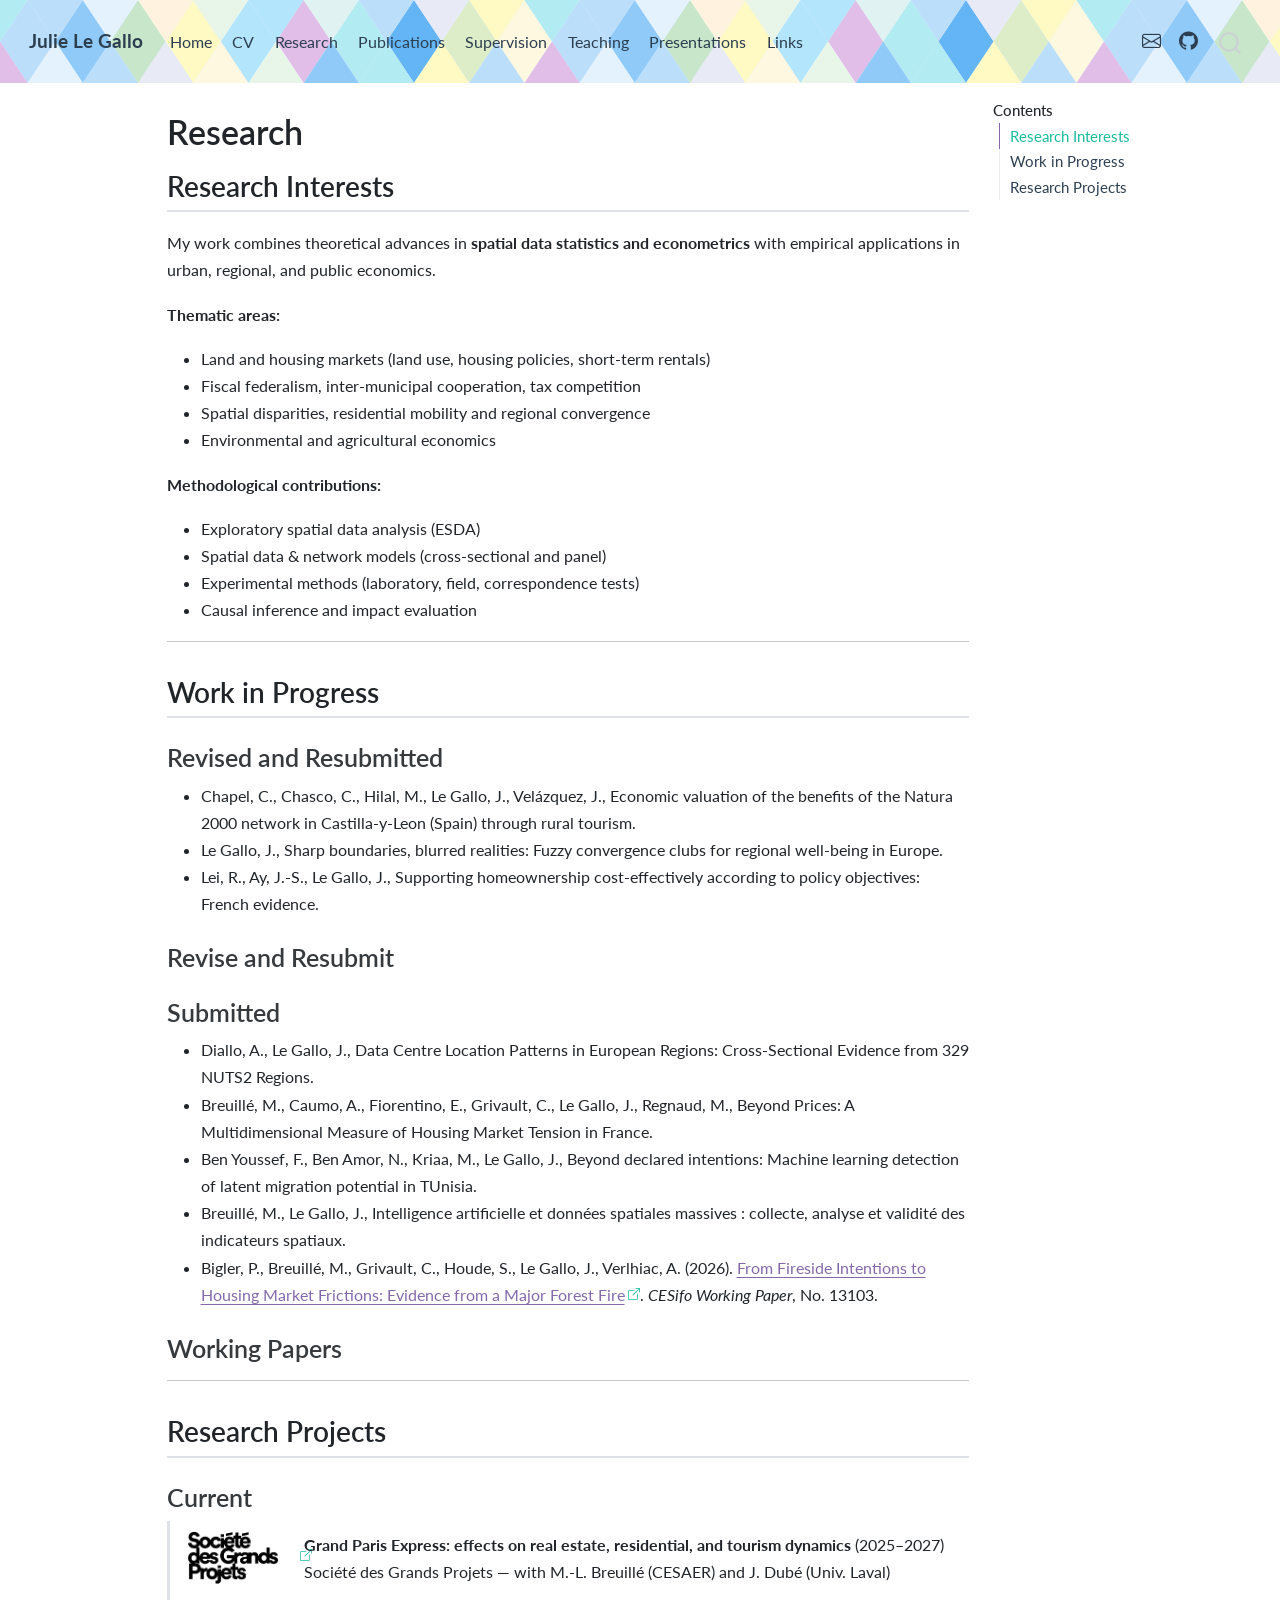
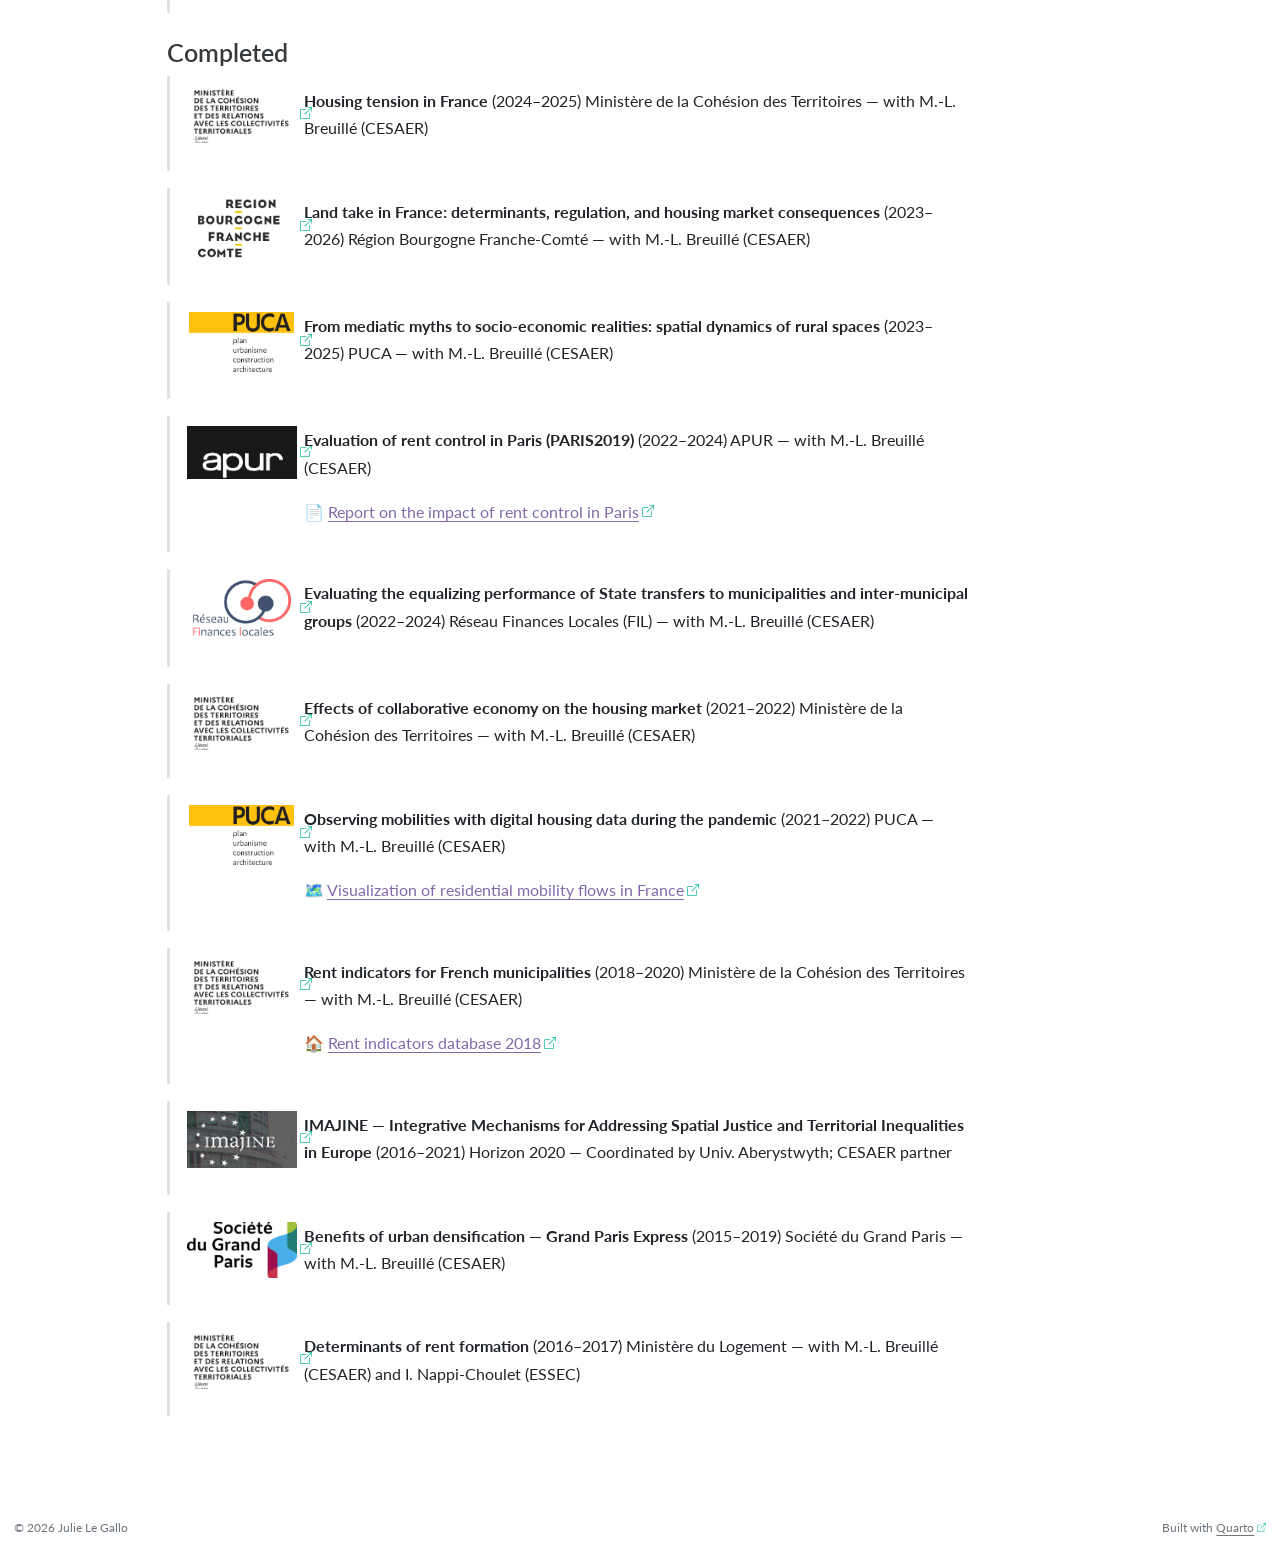
<file: docs/research.html>
<!DOCTYPE html>
<html xmlns="http://www.w3.org/1999/xhtml" lang="en" xml:lang="en"><head>

<meta charset="utf-8">
<meta name="generator" content="quarto-1.9.37">

<meta name="viewport" content="width=device-width, initial-scale=1.0, user-scalable=yes">


<title>Research – Julie Le Gallo</title>
<style>
/* Default styles provided by pandoc.
** See https://pandoc.org/MANUAL.html#variables-for-html for config info.
*/
code{white-space: pre-wrap;}
span.smallcaps{font-variant: small-caps;}
div.columns{display: flex; gap: min(4vw, 1.5em);}
div.column{flex: auto; overflow-x: auto;}
div.hanging-indent{margin-left: 1.5em; text-indent: -1.5em;}
ul.task-list{list-style: none;}
ul.task-list li input[type="checkbox"] {
  width: 0.8em;
  margin: 0 0.8em 0.2em -1em; /* quarto-specific, see https://github.com/quarto-dev/quarto-cli/issues/4556 */ 
  vertical-align: middle;
}
</style>


<script src="site_libs/quarto-nav/quarto-nav.js"></script>
<script src="site_libs/quarto-nav/headroom.min.js"></script>
<script src="site_libs/clipboard/clipboard.min.js"></script>
<script src="site_libs/quarto-search/autocomplete.umd.js"></script>
<script src="site_libs/quarto-search/fuse.min.js"></script>
<script src="site_libs/quarto-search/quarto-search.js"></script>
<meta name="quarto:offset" content="./">
<link href="./favicon.ico" rel="icon">
<script src="site_libs/quarto-html/quarto.js" type="module"></script>
<script src="site_libs/quarto-html/tabsets/tabsets.js" type="module"></script>
<script src="site_libs/quarto-html/popper.min.js"></script>
<script src="site_libs/quarto-html/tippy.umd.min.js"></script>
<script src="site_libs/quarto-html/anchor.min.js"></script>
<link href="site_libs/quarto-html/tippy.css" rel="stylesheet">
<link href="site_libs/quarto-html/quarto-syntax-highlighting-7f8f88aac4f3542376d5c11b86a4c14d.css" rel="stylesheet" id="quarto-text-highlighting-styles">
<script src="site_libs/bootstrap/bootstrap.min.js"></script>
<link href="site_libs/bootstrap/bootstrap-icons.css" rel="stylesheet">
<link href="site_libs/bootstrap/bootstrap-6b423f165eeea3787de40cb4f8e821c3.min.css" rel="stylesheet" append-hash="true" id="quarto-bootstrap" data-mode="light">
<script id="quarto-search-options" type="application/json">{
  "location": "navbar",
  "copy-button": false,
  "collapse-after": 3,
  "panel-placement": "end",
  "type": "overlay",
  "limit": 50,
  "keyboard-shortcut": [
    "f",
    "/",
    "s"
  ],
  "show-item-context": false,
  "language": {
    "search-no-results-text": "No results",
    "search-matching-documents-text": "matching documents",
    "search-copy-link-title": "Copy link to search",
    "search-hide-matches-text": "Hide additional matches",
    "search-more-match-text": "more match in this document",
    "search-more-matches-text": "more matches in this document",
    "search-clear-button-title": "Clear",
    "search-text-placeholder": "",
    "search-detached-cancel-button-title": "Cancel",
    "search-submit-button-title": "Submit",
    "search-label": "Search"
  }
}</script>


<link rel="stylesheet" href="styles.css">
</head>

<body class="nav-fixed quarto-light">

<div id="quarto-search-results"></div>
  <header id="quarto-header" class="headroom fixed-top">
    <nav class="navbar navbar-expand-lg " data-bs-theme="dark">
      <div class="navbar-container container-fluid">
      <div class="navbar-brand-container mx-auto">
    <a class="navbar-brand" href="./index.html">
    <span class="navbar-title">Julie Le Gallo</span>
    </a>
  </div>
            <div id="quarto-search" class="" title="Search"></div>
          <button class="navbar-toggler" type="button" data-bs-toggle="collapse" data-bs-target="#navbarCollapse" aria-controls="navbarCollapse" role="menu" aria-expanded="false" aria-label="Toggle navigation" onclick="if (window.quartoToggleHeadroom) { window.quartoToggleHeadroom(); }">
  <span class="navbar-toggler-icon"></span>
</button>
          <div class="collapse navbar-collapse" id="navbarCollapse">
            <ul class="navbar-nav navbar-nav-scroll me-auto">
  <li class="nav-item">
    <a class="nav-link" href="./index.html"> 
<span class="menu-text">Home</span></a>
  </li>  
  <li class="nav-item">
    <a class="nav-link" href="./cv.html"> 
<span class="menu-text">CV</span></a>
  </li>  
  <li class="nav-item">
    <a class="nav-link active" href="./research.html" aria-current="page"> 
<span class="menu-text">Research</span></a>
  </li>  
  <li class="nav-item">
    <a class="nav-link" href="./publications.html"> 
<span class="menu-text">Publications</span></a>
  </li>  
  <li class="nav-item">
    <a class="nav-link" href="./supervision.html"> 
<span class="menu-text">Supervision</span></a>
  </li>  
  <li class="nav-item">
    <a class="nav-link" href="./teaching.html"> 
<span class="menu-text">Teaching</span></a>
  </li>  
  <li class="nav-item">
    <a class="nav-link" href="./presentations.html"> 
<span class="menu-text">Presentations</span></a>
  </li>  
  <li class="nav-item">
    <a class="nav-link" href="./links.html"> 
<span class="menu-text">Links</span></a>
  </li>  
</ul>
            <ul class="navbar-nav navbar-nav-scroll ms-auto">
  <li class="nav-item compact">
    <a class="nav-link" href="mailto:julie.le-gallo@institut-agro.fr"> <i class="bi bi-envelope" role="img">
</i> 
<span class="menu-text"></span></a>
  </li>  
  <li class="nav-item compact">
    <a class="nav-link" href="https://github.com/jlegallo"> <i class="bi bi-github" role="img">
</i> 
<span class="menu-text"></span></a>
  </li>  
</ul>
          </div> <!-- /navcollapse -->
            <div class="quarto-navbar-tools">
</div>
      </div> <!-- /container-fluid -->
    </nav>
</header>
<!-- content -->
<div id="quarto-content" class="quarto-container page-columns page-rows-contents page-layout-article page-navbar">
<!-- sidebar -->
<!-- margin-sidebar -->
    <div id="quarto-margin-sidebar" class="sidebar margin-sidebar">
        <nav id="TOC" role="doc-toc" class="toc-active">
    <h2 id="toc-title">Contents</h2>
   
  <ul>
  <li><a href="#research-interests" id="toc-research-interests" class="nav-link active" data-scroll-target="#research-interests">Research Interests</a></li>
  <li><a href="#work-in-progress" id="toc-work-in-progress" class="nav-link" data-scroll-target="#work-in-progress">Work in Progress</a>
  <ul class="collapse">
  <li><a href="#revised-and-resubmitted" id="toc-revised-and-resubmitted" class="nav-link" data-scroll-target="#revised-and-resubmitted">Revised and Resubmitted</a></li>
  <li><a href="#revise-and-resubmit" id="toc-revise-and-resubmit" class="nav-link" data-scroll-target="#revise-and-resubmit">Revise and Resubmit</a></li>
  <li><a href="#submitted" id="toc-submitted" class="nav-link" data-scroll-target="#submitted">Submitted</a></li>
  <li><a href="#working-papers" id="toc-working-papers" class="nav-link" data-scroll-target="#working-papers">Working Papers</a></li>
  </ul></li>
  <li><a href="#research-projects" id="toc-research-projects" class="nav-link" data-scroll-target="#research-projects">Research Projects</a>
  <ul class="collapse">
  <li><a href="#current" id="toc-current" class="nav-link" data-scroll-target="#current">Current</a></li>
  <li><a href="#completed" id="toc-completed" class="nav-link" data-scroll-target="#completed">Completed</a></li>
  </ul></li>
  </ul>
</nav>
    </div>
<!-- main -->
<main class="content" id="quarto-document-content">

<header id="title-block-header" class="quarto-title-block default">
<div class="quarto-title">
<h1 class="title">Research</h1>
</div>



<div class="quarto-title-meta">

    
  
    
  </div>
  


</header>


<section id="research-interests" class="level2">
<h2 class="anchored" data-anchor-id="research-interests">Research Interests</h2>
<p>My work combines theoretical advances in <strong>spatial data statistics and econometrics</strong> with empirical applications in urban, regional, and public economics.</p>
<p><strong>Thematic areas:</strong></p>
<ul>
<li>Land and housing markets (land use, housing policies, short-term rentals)</li>
<li>Fiscal federalism, inter-municipal cooperation, tax competition</li>
<li>Spatial disparities, residential mobility and regional convergence</li>
<li>Environmental and agricultural economics</li>
</ul>
<p><strong>Methodological contributions:</strong></p>
<ul>
<li>Exploratory spatial data analysis (ESDA)</li>
<li>Spatial data &amp; network models (cross-sectional and panel)</li>
<li>Experimental methods (laboratory, field, correspondence tests)</li>
<li>Causal inference and impact evaluation</li>
</ul>
<hr>
</section>
<section id="work-in-progress" class="level2">
<h2 class="anchored" data-anchor-id="work-in-progress">Work in Progress</h2>
<section id="revised-and-resubmitted" class="level3">
<h3 class="anchored" data-anchor-id="revised-and-resubmitted">Revised and Resubmitted</h3>
<ul>
<li>Chapel, C., Chasco, C., Hilal, M., Le Gallo, J., Velázquez, J., Economic valuation of the benefits of the Natura 2000 network in Castilla-y-Leon (Spain) through rural tourism.</li>
<li>Le Gallo, J., Sharp boundaries, blurred realities: Fuzzy convergence clubs for regional well-being in Europe.</li>
<li>Lei, R., Ay, J.-S., Le Gallo, J., Supporting homeownership cost-effectively according to policy objectives: French evidence.</li>
</ul>
</section>
<section id="revise-and-resubmit" class="level3">
<h3 class="anchored" data-anchor-id="revise-and-resubmit">Revise and Resubmit</h3>
</section>
<section id="submitted" class="level3">
<h3 class="anchored" data-anchor-id="submitted">Submitted</h3>
<ul>
<li>Diallo, A., Le Gallo, J., Data Centre Location Patterns in European Regions: Cross-Sectional Evidence from 329 NUTS2 Regions.</li>
<li>Breuillé, M., Caumo, A., Fiorentino, E., Grivault, C., Le Gallo, J., Regnaud, M., Beyond Prices: A Multidimensional Measure of Housing Market Tension in France.</li>
<li>Ben Youssef, F., Ben Amor, N., Kriaa, M., Le Gallo, J., Beyond declared intentions: Machine learning detection of latent migration potential in TUnisia.</li>
<li>Breuillé, M., Le Gallo, J., Intelligence artificielle et données spatiales massives : collecte, analyse et validité des indicateurs spatiaux.</li>
<li>Bigler, P., Breuillé, M., Grivault, C., Houde, S., Le Gallo, J., Verlhiac, A. (2026). <a href="https://doi.org/10.65864/js3h8de66c">From Fireside Intentions to Housing Market Frictions: Evidence from a Major Forest Fire</a>. <em>CESifo Working Paper</em>, No.&nbsp;13103.</li>
</ul>
</section>
<section id="working-papers" class="level3">
<h3 class="anchored" data-anchor-id="working-papers">Working Papers</h3>
<hr>
</section>
</section>
<section id="research-projects" class="level2">
<h2 class="anchored" data-anchor-id="research-projects">Research Projects</h2>
<section id="current" class="level3">
<h3 class="anchored" data-anchor-id="current">Current</h3>
<div class="project">
<div class="columns">
<div class="column" style="width:15%;">
<p><a href="https://www.societedesgrandsprojets.fr/"><img src="logos/sgp.png" class="img-fluid" width="110"></a></p>
</div><div class="column" style="width:85%;">
<p><strong>Grand Paris Express: effects on real estate, residential, and tourism dynamics</strong> (2025–2027) Société des Grands Projets — with M.-L. Breuillé (CESAER) and J. Dubé (Univ. Laval)</p>
</div>
</div>
</div>
</section>
<section id="completed" class="level3">
<h3 class="anchored" data-anchor-id="completed">Completed</h3>
<div class="project">
<div class="columns">
<div class="column" style="width:15%;">
<p><a href="https://www.cohesion-territoires.gouv.fr/"><img src="logos/ministere.png" class="img-fluid" width="110"></a></p>
</div><div class="column" style="width:85%;">
<p><strong>Housing tension in France</strong> (2024–2025) Ministère de la Cohésion des Territoires — with M.-L. Breuillé (CESAER)</p>
</div>
</div>
</div>
<div class="project">
<div class="columns">
<div class="column" style="width:15%;">
<p><a href="https://www.bourgognefranchecomte.fr/"><img src="logos/bfc.png" class="img-fluid" width="110"></a></p>
</div><div class="column" style="width:85%;">
<p><strong>Land take in France: determinants, regulation, and housing market consequences</strong> (2023–2026) Région Bourgogne Franche-Comté — with M.-L. Breuillé (CESAER)</p>
</div>
</div>
</div>
<div class="project">
<div class="columns">
<div class="column" style="width:15%;">
<p><a href="https://www.urbanisme-puca.gouv.fr/"><img src="logos/puca.jpg" class="img-fluid" width="110"></a></p>
</div><div class="column" style="width:85%;">
<p><strong>From mediatic myths to socio-economic realities: spatial dynamics of rural spaces</strong> (2023–2025) PUCA — with M.-L. Breuillé (CESAER)</p>
</div>
</div>
</div>
<div class="project">
<div class="columns">
<div class="column" style="width:15%;">
<p><a href="https://www.apur.org/"><img src="logos/apur.png" class="img-fluid" width="110"></a></p>
</div><div class="column" style="width:85%;">
<p><strong>Evaluation of rent control in Paris (PARIS2019)</strong> (2022–2024) APUR — with M.-L. Breuillé (CESAER)</p>
<p>📄 <a href="https://www.apur.org/fr/logement-hebergement/evolution-parc-logements/effets-encadrement-loyers-paris-2023">Report on the impact of rent control in Paris</a></p>
</div>
</div>
</div>
<div class="project">
<div class="columns">
<div class="column" style="width:15%;">
<p><a href="https://reseau-financeslocales.org/"><img src="logos/fil.jpg" class="img-fluid" width="110"></a></p>
</div><div class="column" style="width:85%;">
<p><strong>Evaluating the equalizing performance of State transfers to municipalities and inter-municipal groups</strong> (2022–2024) Réseau Finances Locales (FIL) — with M.-L. Breuillé (CESAER)</p>
</div>
</div>
</div>
<div class="project">
<div class="columns">
<div class="column" style="width:15%;">
<p><a href="https://www.cohesion-territoires.gouv.fr/"><img src="logos/ministere.png" class="img-fluid" width="110"></a></p>
</div><div class="column" style="width:85%;">
<p><strong>Effects of collaborative economy on the housing market</strong> (2021–2022) Ministère de la Cohésion des Territoires — with M.-L. Breuillé (CESAER)</p>
</div>
</div>
</div>
<div class="project">
<div class="columns">
<div class="column" style="width:15%;">
<p><a href="https://www.urbanisme-puca.gouv.fr/"><img src="logos/puca.jpg" class="img-fluid" width="110"></a></p>
</div><div class="column" style="width:85%;">
<p><strong>Observing mobilities with digital housing data during the pandemic</strong> (2021–2022) PUCA — with M.-L. Breuillé (CESAER)</p>
<p>🗺️ <a href="https://exode-urbain-carto.figli.io/">Visualization of residential mobility flows in France</a></p>
</div>
</div>
</div>
<div class="project">
<div class="columns">
<div class="column" style="width:15%;">
<p><a href="https://www.cohesion-territoires.gouv.fr/"><img src="logos/ministere.png" class="img-fluid" width="110"></a></p>
</div><div class="column" style="width:85%;">
<p><strong>Rent indicators for French municipalities</strong> (2018–2020) Ministère de la Cohésion des Territoires — with M.-L. Breuillé (CESAER)</p>
<p>🏠 <a href="https://www.data.gouv.fr/datasets/carte-des-loyers-indicateurs-de-loyers-dannonce-par-commune-en-2018">Rent indicators database 2018</a></p>
</div>
</div>
</div>
<div class="project">
<div class="columns">
<div class="column" style="width:15%;">
<p><a href="https://imajine-project.eu/"><img src="logos/imagine.png" class="img-fluid" width="110"></a></p>
</div><div class="column" style="width:85%;">
<p><strong>IMAJINE — Integrative Mechanisms for Addressing Spatial Justice and Territorial Inequalities in Europe</strong> (2016–2021) Horizon 2020 — Coordinated by Univ. Aberystwyth; CESAER partner</p>
</div>
</div>
</div>
<div class="project">
<div class="columns">
<div class="column" style="width:15%;">
<p><a href="https://www.societedesgrandsprojets.fr/"><img src="logos/sgp_old.png" class="img-fluid" width="110"></a></p>
</div><div class="column" style="width:85%;">
<p><strong>Benefits of urban densification — Grand Paris Express</strong> (2015–2019) Société du Grand Paris — with M.-L. Breuillé (CESAER)</p>
</div>
</div>
</div>
<div class="project">
<div class="columns">
<div class="column" style="width:15%;">
<p><a href="https://www.cohesion-territoires.gouv.fr/"><img src="logos/ministere.png" class="img-fluid" width="110"></a></p>
</div><div class="column" style="width:85%;">
<p><strong>Determinants of rent formation</strong> (2016–2017) Ministère du Logement — with M.-L. Breuillé (CESAER) and I. Nappi-Choulet (ESSEC)</p>
</div>
</div>
</div>


</section>
</section>

</main> <!-- /main -->
<script id="quarto-html-after-body" type="application/javascript">
  window.document.addEventListener("DOMContentLoaded", function (event) {
    const icon = "";
    const anchorJS = new window.AnchorJS();
    anchorJS.options = {
      placement: 'right',
      icon: icon
    };
    anchorJS.add('.anchored');
    const isCodeAnnotation = (el) => {
      for (const clz of el.classList) {
        if (clz.startsWith('code-annotation-')) {                     
          return true;
        }
      }
      return false;
    }
    const onCopySuccess = function(e) {
      // button target
      const button = e.trigger;
      // don't keep focus
      button.blur();
      // flash "checked"
      button.classList.add('code-copy-button-checked');
      var currentTitle = button.getAttribute("title");
      button.setAttribute("title", "Copied!");
      let tooltip;
      if (window.bootstrap) {
        button.setAttribute("data-bs-toggle", "tooltip");
        button.setAttribute("data-bs-placement", "left");
        button.setAttribute("data-bs-title", "Copied!");
        tooltip = new bootstrap.Tooltip(button, 
          { trigger: "manual", 
            customClass: "code-copy-button-tooltip",
            offset: [0, -8]});
        tooltip.show();    
      }
      setTimeout(function() {
        if (tooltip) {
          tooltip.hide();
          button.removeAttribute("data-bs-title");
          button.removeAttribute("data-bs-toggle");
          button.removeAttribute("data-bs-placement");
        }
        button.setAttribute("title", currentTitle);
        button.classList.remove('code-copy-button-checked');
      }, 1000);
      // clear code selection
      e.clearSelection();
    }
    const getTextToCopy = function(trigger) {
      const outerScaffold = trigger.parentElement.cloneNode(true);
      const codeEl = outerScaffold.querySelector('code');
      for (const childEl of codeEl.children) {
        if (isCodeAnnotation(childEl)) {
          childEl.remove();
        }
      }
      return codeEl.innerText;
    }
    const clipboard = new window.ClipboardJS('.code-copy-button:not([data-in-quarto-modal])', {
      text: getTextToCopy
    });
    clipboard.on('success', onCopySuccess);
    if (window.document.getElementById('quarto-embedded-source-code-modal')) {
      const clipboardModal = new window.ClipboardJS('.code-copy-button[data-in-quarto-modal]', {
        text: getTextToCopy,
        container: window.document.getElementById('quarto-embedded-source-code-modal')
      });
      clipboardModal.on('success', onCopySuccess);
    }
      var localhostRegex = new RegExp(/^(?:http|https):\/\/localhost\:?[0-9]*\//);
      var mailtoRegex = new RegExp(/^mailto:/);
        var filterRegex = new RegExp('/' + window.location.host + '/');
      var isInternal = (href) => {
          return filterRegex.test(href) || localhostRegex.test(href) || mailtoRegex.test(href);
      }
      // Inspect non-navigation links and adorn them if external
     var links = window.document.querySelectorAll('a[href]:not(.nav-link):not(.navbar-brand):not(.toc-action):not(.sidebar-link):not(.sidebar-item-toggle):not(.pagination-link):not(.no-external):not([aria-hidden]):not(.dropdown-item):not(.quarto-navigation-tool):not(.about-link)');
      for (var i=0; i<links.length; i++) {
        const link = links[i];
        if (!isInternal(link.href)) {
          // undo the damage that might have been done by quarto-nav.js in the case of
          // links that we want to consider external
          if (link.dataset.originalHref !== undefined) {
            link.href = link.dataset.originalHref;
          }
            // target, if specified
            link.setAttribute("target", "_blank");
            if (link.getAttribute("rel") === null) {
              link.setAttribute("rel", "noopener");
            }
            // default icon
            link.classList.add("external");
        }
      }
    function tippyHover(el, contentFn, onTriggerFn, onUntriggerFn) {
      const config = {
        allowHTML: true,
        maxWidth: 500,
        delay: 100,
        arrow: false,
        appendTo: function(el) {
            return el.parentElement;
        },
        interactive: true,
        interactiveBorder: 10,
        theme: 'quarto',
        placement: 'bottom-start',
      };
      if (contentFn) {
        config.content = contentFn;
      }
      if (onTriggerFn) {
        config.onTrigger = onTriggerFn;
      }
      if (onUntriggerFn) {
        config.onUntrigger = onUntriggerFn;
      }
      window.tippy(el, config); 
    }
    const noterefs = window.document.querySelectorAll('a[role="doc-noteref"]');
    for (var i=0; i<noterefs.length; i++) {
      const ref = noterefs[i];
      tippyHover(ref, function() {
        // use id or data attribute instead here
        let href = ref.getAttribute('data-footnote-href') || ref.getAttribute('href');
        try { href = new URL(href).hash; } catch {}
        const id = href.replace(/^#\/?/, "");
        const note = window.document.getElementById(id);
        if (note) {
          return note.innerHTML;
        } else {
          return "";
        }
      });
    }
    const xrefs = window.document.querySelectorAll('a.quarto-xref');
    const processXRef = (id, note) => {
      // Strip column container classes
      const stripColumnClz = (el) => {
        el.classList.remove("page-full", "page-columns");
        if (el.children) {
          for (const child of el.children) {
            stripColumnClz(child);
          }
        }
      }
      stripColumnClz(note)
      if (id === null || id.startsWith('sec-')) {
        // Special case sections, only their first couple elements
        const container = document.createElement("div");
        if (note.children && note.children.length > 2) {
          container.appendChild(note.children[0].cloneNode(true));
          for (let i = 1; i < note.children.length; i++) {
            const child = note.children[i];
            if (child.tagName === "P" && child.innerText === "") {
              continue;
            } else {
              container.appendChild(child.cloneNode(true));
              break;
            }
          }
          if (window.Quarto?.typesetMath) {
            window.Quarto.typesetMath(container);
          }
          return container.innerHTML
        } else {
          if (window.Quarto?.typesetMath) {
            window.Quarto.typesetMath(note);
          }
          return note.innerHTML;
        }
      } else {
        // Remove any anchor links if they are present
        const anchorLink = note.querySelector('a.anchorjs-link');
        if (anchorLink) {
          anchorLink.remove();
        }
        if (window.Quarto?.typesetMath) {
          window.Quarto.typesetMath(note);
        }
        if (note.classList.contains("callout")) {
          return note.outerHTML;
        } else {
          return note.innerHTML;
        }
      }
    }
    for (var i=0; i<xrefs.length; i++) {
      const xref = xrefs[i];
      tippyHover(xref, undefined, function(instance) {
        instance.disable();
        let url = xref.getAttribute('href');
        let hash = undefined; 
        if (url.startsWith('#')) {
          hash = url;
        } else {
          try { hash = new URL(url).hash; } catch {}
        }
        if (hash) {
          const id = hash.replace(/^#\/?/, "");
          const note = window.document.getElementById(id);
          if (note !== null) {
            try {
              const html = processXRef(id, note.cloneNode(true));
              instance.setContent(html);
            } finally {
              instance.enable();
              instance.show();
            }
          } else {
            // See if we can fetch this
            fetch(url.split('#')[0])
            .then(res => res.text())
            .then(html => {
              const parser = new DOMParser();
              const htmlDoc = parser.parseFromString(html, "text/html");
              const note = htmlDoc.getElementById(id);
              if (note !== null) {
                const html = processXRef(id, note);
                instance.setContent(html);
              } 
            }).finally(() => {
              instance.enable();
              instance.show();
            });
          }
        } else {
          // See if we can fetch a full url (with no hash to target)
          // This is a special case and we should probably do some content thinning / targeting
          fetch(url)
          .then(res => res.text())
          .then(html => {
            const parser = new DOMParser();
            const htmlDoc = parser.parseFromString(html, "text/html");
            const note = htmlDoc.querySelector('main.content');
            if (note !== null) {
              // This should only happen for chapter cross references
              // (since there is no id in the URL)
              // remove the first header
              if (note.children.length > 0 && note.children[0].tagName === "HEADER") {
                note.children[0].remove();
              }
              const html = processXRef(null, note);
              instance.setContent(html);
            } 
          }).finally(() => {
            instance.enable();
            instance.show();
          });
        }
      }, function(instance) {
      });
    }
        let selectedAnnoteEl;
        const selectorForAnnotation = ( cell, annotation) => {
          let cellAttr = 'data-code-cell="' + cell + '"';
          let lineAttr = 'data-code-annotation="' +  annotation + '"';
          const selector = 'span[' + cellAttr + '][' + lineAttr + ']';
          return selector;
        }
        const selectCodeLines = (annoteEl) => {
          const doc = window.document;
          const targetCell = annoteEl.getAttribute("data-target-cell");
          const targetAnnotation = annoteEl.getAttribute("data-target-annotation");
          const annoteSpan = window.document.querySelector(selectorForAnnotation(targetCell, targetAnnotation));
          const lines = annoteSpan.getAttribute("data-code-lines").split(",");
          const lineIds = lines.map((line) => {
            return targetCell + "-" + line;
          })
          let top = null;
          let height = null;
          let parent = null;
          if (lineIds.length > 0) {
              //compute the position of the single el (top and bottom and make a div)
              const el = window.document.getElementById(lineIds[0]);
              top = el.offsetTop;
              height = el.offsetHeight;
              parent = el.parentElement.parentElement;
            if (lineIds.length > 1) {
              const lastEl = window.document.getElementById(lineIds[lineIds.length - 1]);
              const bottom = lastEl.offsetTop + lastEl.offsetHeight;
              height = bottom - top;
            }
            if (top !== null && height !== null && parent !== null) {
              // cook up a div (if necessary) and position it 
              let div = window.document.getElementById("code-annotation-line-highlight");
              if (div === null) {
                div = window.document.createElement("div");
                div.setAttribute("id", "code-annotation-line-highlight");
                div.style.position = 'absolute';
                parent.appendChild(div);
              }
              div.style.top = top - 2 + "px";
              div.style.height = height + 4 + "px";
              div.style.left = 0;
              let gutterDiv = window.document.getElementById("code-annotation-line-highlight-gutter");
              if (gutterDiv === null) {
                gutterDiv = window.document.createElement("div");
                gutterDiv.setAttribute("id", "code-annotation-line-highlight-gutter");
                gutterDiv.style.position = 'absolute';
                const codeCell = window.document.getElementById(targetCell);
                const gutter = codeCell.querySelector('.code-annotation-gutter');
                gutter.appendChild(gutterDiv);
              }
              gutterDiv.style.top = top - 2 + "px";
              gutterDiv.style.height = height + 4 + "px";
            }
            selectedAnnoteEl = annoteEl;
          }
        };
        const unselectCodeLines = () => {
          const elementsIds = ["code-annotation-line-highlight", "code-annotation-line-highlight-gutter"];
          elementsIds.forEach((elId) => {
            const div = window.document.getElementById(elId);
            if (div) {
              div.remove();
            }
          });
          selectedAnnoteEl = undefined;
        };
          // Handle positioning of the toggle
      window.addEventListener(
        "resize",
        throttle(() => {
          elRect = undefined;
          if (selectedAnnoteEl) {
            selectCodeLines(selectedAnnoteEl);
          }
        }, 10)
      );
      function throttle(fn, ms) {
      let throttle = false;
      let timer;
        return (...args) => {
          if(!throttle) { // first call gets through
              fn.apply(this, args);
              throttle = true;
          } else { // all the others get throttled
              if(timer) clearTimeout(timer); // cancel #2
              timer = setTimeout(() => {
                fn.apply(this, args);
                timer = throttle = false;
              }, ms);
          }
        };
      }
        // Attach click handler to the DT
        const annoteDls = window.document.querySelectorAll('dt[data-target-cell]');
        for (const annoteDlNode of annoteDls) {
          annoteDlNode.addEventListener('click', (event) => {
            const clickedEl = event.target;
            if (clickedEl !== selectedAnnoteEl) {
              unselectCodeLines();
              const activeEl = window.document.querySelector('dt[data-target-cell].code-annotation-active');
              if (activeEl) {
                activeEl.classList.remove('code-annotation-active');
              }
              selectCodeLines(clickedEl);
              clickedEl.classList.add('code-annotation-active');
            } else {
              // Unselect the line
              unselectCodeLines();
              clickedEl.classList.remove('code-annotation-active');
            }
          });
        }
    const findCites = (el) => {
      const parentEl = el.parentElement;
      if (parentEl) {
        const cites = parentEl.dataset.cites;
        if (cites) {
          return {
            el,
            cites: cites.split(' ')
          };
        } else {
          return findCites(el.parentElement)
        }
      } else {
        return undefined;
      }
    };
    var bibliorefs = window.document.querySelectorAll('a[role="doc-biblioref"]');
    for (var i=0; i<bibliorefs.length; i++) {
      const ref = bibliorefs[i];
      const citeInfo = findCites(ref);
      if (citeInfo) {
        tippyHover(citeInfo.el, function() {
          var popup = window.document.createElement('div');
          citeInfo.cites.forEach(function(cite) {
            var citeDiv = window.document.createElement('div');
            citeDiv.classList.add('hanging-indent');
            citeDiv.classList.add('csl-entry');
            var biblioDiv = window.document.getElementById('ref-' + cite);
            if (biblioDiv) {
              citeDiv.innerHTML = biblioDiv.innerHTML;
            }
            popup.appendChild(citeDiv);
          });
          return popup.innerHTML;
        });
      }
    }
  });
  </script>
</div> <!-- /content -->
<footer class="footer">
  <div class="nav-footer">
    <div class="nav-footer-left">
<p>© 2026 Julie Le Gallo</p>
</div>   
    <div class="nav-footer-center">
      &nbsp;
    </div>
    <div class="nav-footer-right">
<p>Built with <a href="https://quarto.org">Quarto</a></p>
</div>
  </div>
</footer>




</body></html>
</file>
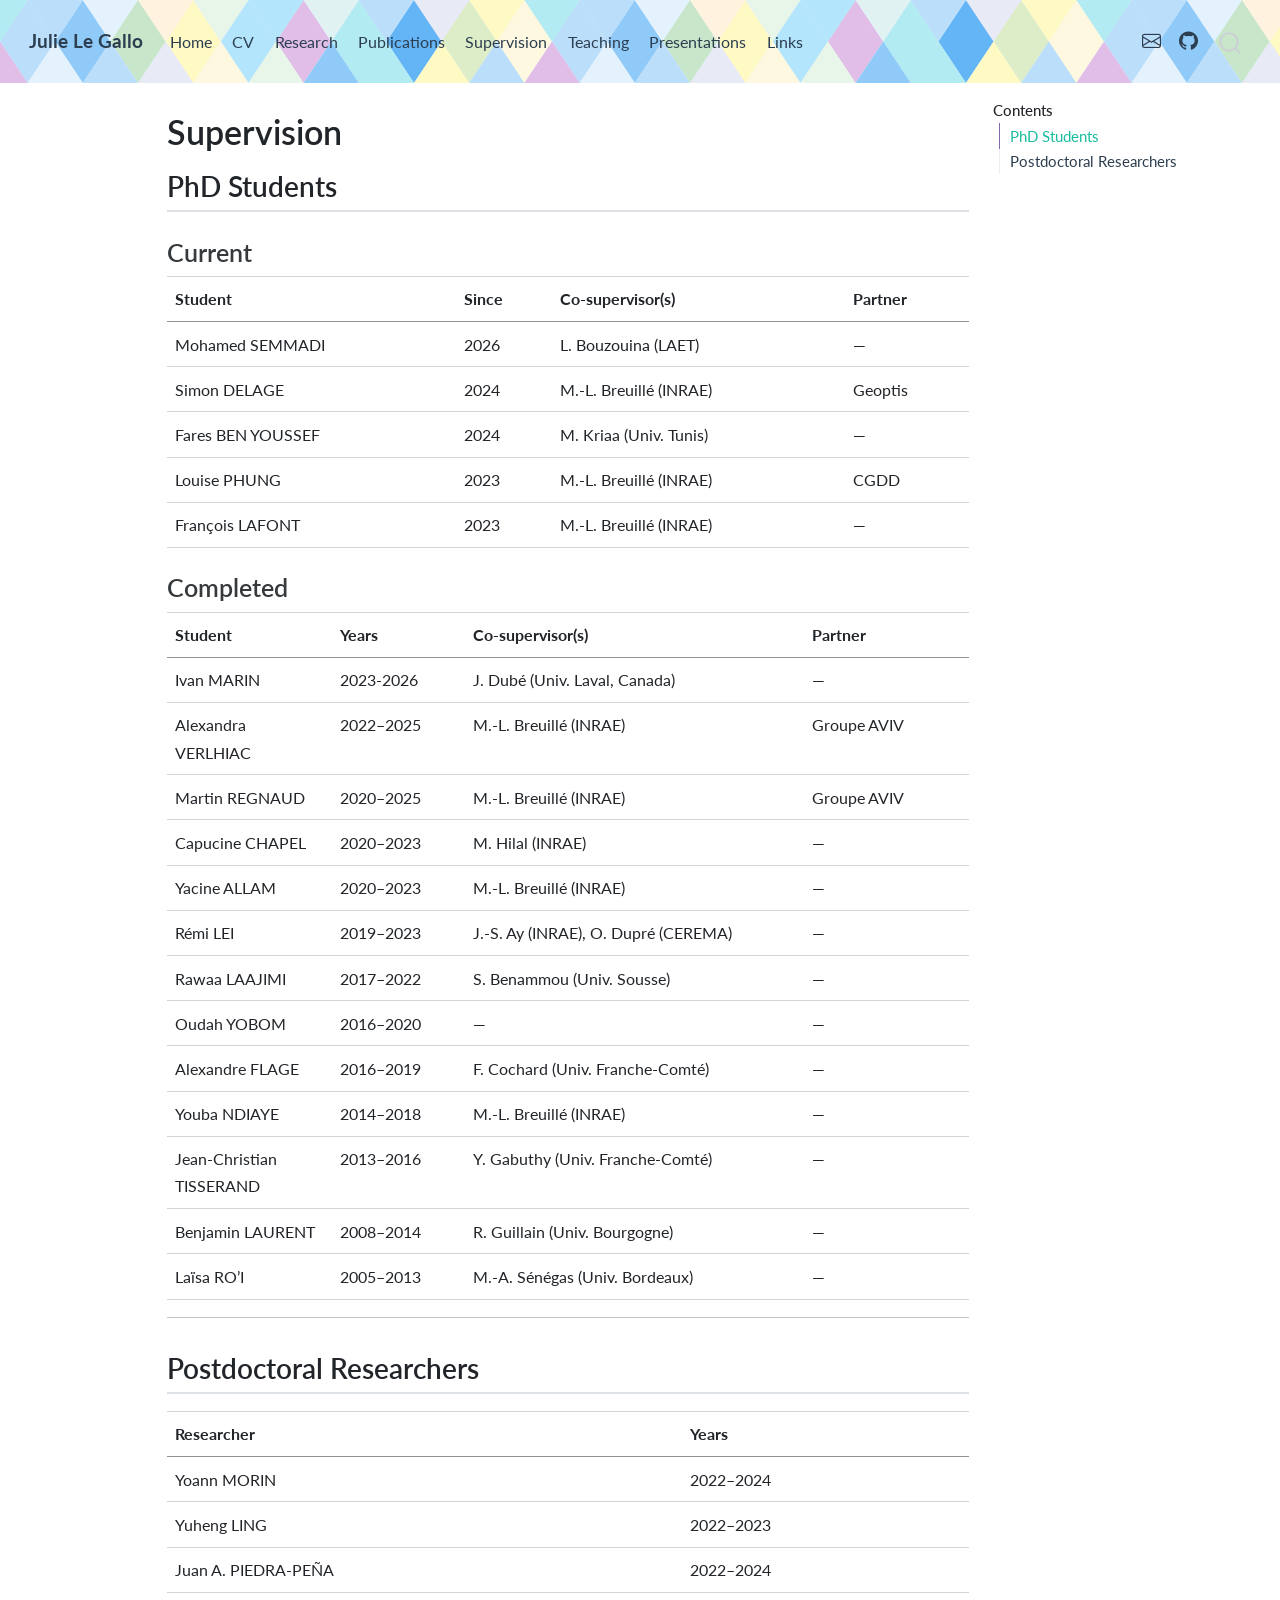
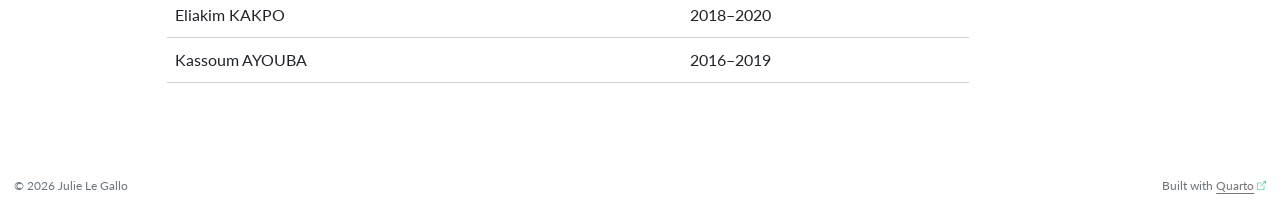
<file: docs/supervision.html>
<!DOCTYPE html>
<html xmlns="http://www.w3.org/1999/xhtml" lang="en" xml:lang="en"><head>

<meta charset="utf-8">
<meta name="generator" content="quarto-1.9.37">

<meta name="viewport" content="width=device-width, initial-scale=1.0, user-scalable=yes">


<title>Supervision – Julie Le Gallo</title>
<style>
/* Default styles provided by pandoc.
** See https://pandoc.org/MANUAL.html#variables-for-html for config info.
*/
code{white-space: pre-wrap;}
span.smallcaps{font-variant: small-caps;}
div.columns{display: flex; gap: min(4vw, 1.5em);}
div.column{flex: auto; overflow-x: auto;}
div.hanging-indent{margin-left: 1.5em; text-indent: -1.5em;}
ul.task-list{list-style: none;}
ul.task-list li input[type="checkbox"] {
  width: 0.8em;
  margin: 0 0.8em 0.2em -1em; /* quarto-specific, see https://github.com/quarto-dev/quarto-cli/issues/4556 */ 
  vertical-align: middle;
}
</style>


<script src="site_libs/quarto-nav/quarto-nav.js"></script>
<script src="site_libs/quarto-nav/headroom.min.js"></script>
<script src="site_libs/clipboard/clipboard.min.js"></script>
<script src="site_libs/quarto-search/autocomplete.umd.js"></script>
<script src="site_libs/quarto-search/fuse.min.js"></script>
<script src="site_libs/quarto-search/quarto-search.js"></script>
<meta name="quarto:offset" content="./">
<link href="./favicon.ico" rel="icon">
<script src="site_libs/quarto-html/quarto.js" type="module"></script>
<script src="site_libs/quarto-html/tabsets/tabsets.js" type="module"></script>
<script src="site_libs/quarto-html/popper.min.js"></script>
<script src="site_libs/quarto-html/tippy.umd.min.js"></script>
<script src="site_libs/quarto-html/anchor.min.js"></script>
<link href="site_libs/quarto-html/tippy.css" rel="stylesheet">
<link href="site_libs/quarto-html/quarto-syntax-highlighting-7f8f88aac4f3542376d5c11b86a4c14d.css" rel="stylesheet" id="quarto-text-highlighting-styles">
<script src="site_libs/bootstrap/bootstrap.min.js"></script>
<link href="site_libs/bootstrap/bootstrap-icons.css" rel="stylesheet">
<link href="site_libs/bootstrap/bootstrap-6b423f165eeea3787de40cb4f8e821c3.min.css" rel="stylesheet" append-hash="true" id="quarto-bootstrap" data-mode="light">
<script id="quarto-search-options" type="application/json">{
  "location": "navbar",
  "copy-button": false,
  "collapse-after": 3,
  "panel-placement": "end",
  "type": "overlay",
  "limit": 50,
  "keyboard-shortcut": [
    "f",
    "/",
    "s"
  ],
  "show-item-context": false,
  "language": {
    "search-no-results-text": "No results",
    "search-matching-documents-text": "matching documents",
    "search-copy-link-title": "Copy link to search",
    "search-hide-matches-text": "Hide additional matches",
    "search-more-match-text": "more match in this document",
    "search-more-matches-text": "more matches in this document",
    "search-clear-button-title": "Clear",
    "search-text-placeholder": "",
    "search-detached-cancel-button-title": "Cancel",
    "search-submit-button-title": "Submit",
    "search-label": "Search"
  }
}</script>


<link rel="stylesheet" href="styles.css">
</head>

<body class="nav-fixed quarto-light">

<div id="quarto-search-results"></div>
  <header id="quarto-header" class="headroom fixed-top">
    <nav class="navbar navbar-expand-lg " data-bs-theme="dark">
      <div class="navbar-container container-fluid">
      <div class="navbar-brand-container mx-auto">
    <a class="navbar-brand" href="./index.html">
    <span class="navbar-title">Julie Le Gallo</span>
    </a>
  </div>
            <div id="quarto-search" class="" title="Search"></div>
          <button class="navbar-toggler" type="button" data-bs-toggle="collapse" data-bs-target="#navbarCollapse" aria-controls="navbarCollapse" role="menu" aria-expanded="false" aria-label="Toggle navigation" onclick="if (window.quartoToggleHeadroom) { window.quartoToggleHeadroom(); }">
  <span class="navbar-toggler-icon"></span>
</button>
          <div class="collapse navbar-collapse" id="navbarCollapse">
            <ul class="navbar-nav navbar-nav-scroll me-auto">
  <li class="nav-item">
    <a class="nav-link" href="./index.html"> 
<span class="menu-text">Home</span></a>
  </li>  
  <li class="nav-item">
    <a class="nav-link" href="./cv.html"> 
<span class="menu-text">CV</span></a>
  </li>  
  <li class="nav-item">
    <a class="nav-link" href="./research.html"> 
<span class="menu-text">Research</span></a>
  </li>  
  <li class="nav-item">
    <a class="nav-link" href="./publications.html"> 
<span class="menu-text">Publications</span></a>
  </li>  
  <li class="nav-item">
    <a class="nav-link active" href="./supervision.html" aria-current="page"> 
<span class="menu-text">Supervision</span></a>
  </li>  
  <li class="nav-item">
    <a class="nav-link" href="./teaching.html"> 
<span class="menu-text">Teaching</span></a>
  </li>  
  <li class="nav-item">
    <a class="nav-link" href="./presentations.html"> 
<span class="menu-text">Presentations</span></a>
  </li>  
  <li class="nav-item">
    <a class="nav-link" href="./links.html"> 
<span class="menu-text">Links</span></a>
  </li>  
</ul>
            <ul class="navbar-nav navbar-nav-scroll ms-auto">
  <li class="nav-item compact">
    <a class="nav-link" href="mailto:julie.le-gallo@institut-agro.fr"> <i class="bi bi-envelope" role="img">
</i> 
<span class="menu-text"></span></a>
  </li>  
  <li class="nav-item compact">
    <a class="nav-link" href="https://github.com/jlegallo"> <i class="bi bi-github" role="img">
</i> 
<span class="menu-text"></span></a>
  </li>  
</ul>
          </div> <!-- /navcollapse -->
            <div class="quarto-navbar-tools">
</div>
      </div> <!-- /container-fluid -->
    </nav>
</header>
<!-- content -->
<div id="quarto-content" class="quarto-container page-columns page-rows-contents page-layout-article page-navbar">
<!-- sidebar -->
<!-- margin-sidebar -->
    <div id="quarto-margin-sidebar" class="sidebar margin-sidebar">
        <nav id="TOC" role="doc-toc" class="toc-active">
    <h2 id="toc-title">Contents</h2>
   
  <ul class="collapse">
  <li><a href="#phd-students" id="toc-phd-students" class="nav-link active" data-scroll-target="#phd-students">PhD Students</a></li>
  <li><a href="#postdoctoral-researchers" id="toc-postdoctoral-researchers" class="nav-link" data-scroll-target="#postdoctoral-researchers">Postdoctoral Researchers</a></li>
  </ul>
</nav>
    </div>
<!-- main -->
<main class="content" id="quarto-document-content">

<header id="title-block-header" class="quarto-title-block default">
<div class="quarto-title">
<h1 class="title">Supervision</h1>
</div>



<div class="quarto-title-meta">

    
  
    
  </div>
  


</header>


<section id="phd-students" class="level2">
<h2 class="anchored" data-anchor-id="phd-students">PhD Students</h2>
<section id="current" class="level3">
<h3 class="anchored" data-anchor-id="current">Current</h3>
<table class="caption-top table">
<thead>
<tr class="header">
<th>Student</th>
<th>Since</th>
<th>Co-supervisor(s)</th>
<th>Partner</th>
</tr>
</thead>
<tbody>
<tr class="odd">
<td>Mohamed SEMMADI</td>
<td>2026</td>
<td>L. Bouzouina (LAET)</td>
<td>—</td>
</tr>
<tr class="even">
<td>Simon DELAGE</td>
<td>2024</td>
<td>M.-L. Breuillé (INRAE)</td>
<td>Geoptis</td>
</tr>
<tr class="odd">
<td>Fares BEN YOUSSEF</td>
<td>2024</td>
<td>M. Kriaa (Univ. Tunis)</td>
<td>—</td>
</tr>
<tr class="even">
<td>Louise PHUNG</td>
<td>2023</td>
<td>M.-L. Breuillé (INRAE)</td>
<td>CGDD</td>
</tr>
<tr class="odd">
<td>François LAFONT</td>
<td>2023</td>
<td>M.-L. Breuillé (INRAE)</td>
<td>—</td>
</tr>
</tbody>
</table>
</section>
<section id="completed" class="level3">
<h3 class="anchored" data-anchor-id="completed">Completed</h3>
<table class="caption-top table">
<colgroup>
<col style="width: 20%">
<col style="width: 16%">
<col style="width: 41%">
<col style="width: 20%">
</colgroup>
<thead>
<tr class="header">
<th>Student</th>
<th>Years</th>
<th>Co-supervisor(s)</th>
<th>Partner</th>
</tr>
</thead>
<tbody>
<tr class="odd">
<td>Ivan MARIN</td>
<td>2023-2026</td>
<td>J. Dubé (Univ. Laval, Canada)</td>
<td>—</td>
</tr>
<tr class="even">
<td>Alexandra VERLHIAC</td>
<td>2022–2025</td>
<td>M.-L. Breuillé (INRAE)</td>
<td>Groupe AVIV</td>
</tr>
<tr class="odd">
<td>Martin REGNAUD</td>
<td>2020–2025</td>
<td>M.-L. Breuillé (INRAE)</td>
<td>Groupe AVIV</td>
</tr>
<tr class="even">
<td>Capucine CHAPEL</td>
<td>2020–2023</td>
<td>M. Hilal (INRAE)</td>
<td>—</td>
</tr>
<tr class="odd">
<td>Yacine ALLAM</td>
<td>2020–2023</td>
<td>M.-L. Breuillé (INRAE)</td>
<td>—</td>
</tr>
<tr class="even">
<td>Rémi LEI</td>
<td>2019–2023</td>
<td>J.-S. Ay (INRAE), O. Dupré (CEREMA)</td>
<td>—</td>
</tr>
<tr class="odd">
<td>Rawaa LAAJIMI</td>
<td>2017–2022</td>
<td>S. Benammou (Univ. Sousse)</td>
<td>—</td>
</tr>
<tr class="even">
<td>Oudah YOBOM</td>
<td>2016–2020</td>
<td>—</td>
<td>—</td>
</tr>
<tr class="odd">
<td>Alexandre FLAGE</td>
<td>2016–2019</td>
<td>F. Cochard (Univ. Franche-Comté)</td>
<td>—</td>
</tr>
<tr class="even">
<td>Youba NDIAYE</td>
<td>2014–2018</td>
<td>M.-L. Breuillé (INRAE)</td>
<td>—</td>
</tr>
<tr class="odd">
<td>Jean-Christian TISSERAND</td>
<td>2013–2016</td>
<td>Y. Gabuthy (Univ. Franche-Comté)</td>
<td>—</td>
</tr>
<tr class="even">
<td>Benjamin LAURENT</td>
<td>2008–2014</td>
<td>R. Guillain (Univ. Bourgogne)</td>
<td>—</td>
</tr>
<tr class="odd">
<td>Laïsa RO’I</td>
<td>2005–2013</td>
<td>M.-A. Sénégas (Univ. Bordeaux)</td>
<td>—</td>
</tr>
</tbody>
</table>
<hr>
</section>
</section>
<section id="postdoctoral-researchers" class="level2">
<h2 class="anchored" data-anchor-id="postdoctoral-researchers">Postdoctoral Researchers</h2>
<table class="caption-top table">
<thead>
<tr class="header">
<th>Researcher</th>
<th>Years</th>
</tr>
</thead>
<tbody>
<tr class="odd">
<td>Yoann MORIN</td>
<td>2022–2024</td>
</tr>
<tr class="even">
<td>Yuheng LING</td>
<td>2022–2023</td>
</tr>
<tr class="odd">
<td>Juan A. PIEDRA-PEÑA</td>
<td>2022–2024</td>
</tr>
<tr class="even">
<td>Eliakim KAKPO</td>
<td>2018–2020</td>
</tr>
<tr class="odd">
<td>Kassoum AYOUBA</td>
<td>2016–2019</td>
</tr>
</tbody>
</table>


</section>

</main> <!-- /main -->
<script id="quarto-html-after-body" type="application/javascript">
  window.document.addEventListener("DOMContentLoaded", function (event) {
    const icon = "";
    const anchorJS = new window.AnchorJS();
    anchorJS.options = {
      placement: 'right',
      icon: icon
    };
    anchorJS.add('.anchored');
    const isCodeAnnotation = (el) => {
      for (const clz of el.classList) {
        if (clz.startsWith('code-annotation-')) {                     
          return true;
        }
      }
      return false;
    }
    const onCopySuccess = function(e) {
      // button target
      const button = e.trigger;
      // don't keep focus
      button.blur();
      // flash "checked"
      button.classList.add('code-copy-button-checked');
      var currentTitle = button.getAttribute("title");
      button.setAttribute("title", "Copied!");
      let tooltip;
      if (window.bootstrap) {
        button.setAttribute("data-bs-toggle", "tooltip");
        button.setAttribute("data-bs-placement", "left");
        button.setAttribute("data-bs-title", "Copied!");
        tooltip = new bootstrap.Tooltip(button, 
          { trigger: "manual", 
            customClass: "code-copy-button-tooltip",
            offset: [0, -8]});
        tooltip.show();    
      }
      setTimeout(function() {
        if (tooltip) {
          tooltip.hide();
          button.removeAttribute("data-bs-title");
          button.removeAttribute("data-bs-toggle");
          button.removeAttribute("data-bs-placement");
        }
        button.setAttribute("title", currentTitle);
        button.classList.remove('code-copy-button-checked');
      }, 1000);
      // clear code selection
      e.clearSelection();
    }
    const getTextToCopy = function(trigger) {
      const outerScaffold = trigger.parentElement.cloneNode(true);
      const codeEl = outerScaffold.querySelector('code');
      for (const childEl of codeEl.children) {
        if (isCodeAnnotation(childEl)) {
          childEl.remove();
        }
      }
      return codeEl.innerText;
    }
    const clipboard = new window.ClipboardJS('.code-copy-button:not([data-in-quarto-modal])', {
      text: getTextToCopy
    });
    clipboard.on('success', onCopySuccess);
    if (window.document.getElementById('quarto-embedded-source-code-modal')) {
      const clipboardModal = new window.ClipboardJS('.code-copy-button[data-in-quarto-modal]', {
        text: getTextToCopy,
        container: window.document.getElementById('quarto-embedded-source-code-modal')
      });
      clipboardModal.on('success', onCopySuccess);
    }
      var localhostRegex = new RegExp(/^(?:http|https):\/\/localhost\:?[0-9]*\//);
      var mailtoRegex = new RegExp(/^mailto:/);
        var filterRegex = new RegExp('/' + window.location.host + '/');
      var isInternal = (href) => {
          return filterRegex.test(href) || localhostRegex.test(href) || mailtoRegex.test(href);
      }
      // Inspect non-navigation links and adorn them if external
     var links = window.document.querySelectorAll('a[href]:not(.nav-link):not(.navbar-brand):not(.toc-action):not(.sidebar-link):not(.sidebar-item-toggle):not(.pagination-link):not(.no-external):not([aria-hidden]):not(.dropdown-item):not(.quarto-navigation-tool):not(.about-link)');
      for (var i=0; i<links.length; i++) {
        const link = links[i];
        if (!isInternal(link.href)) {
          // undo the damage that might have been done by quarto-nav.js in the case of
          // links that we want to consider external
          if (link.dataset.originalHref !== undefined) {
            link.href = link.dataset.originalHref;
          }
            // target, if specified
            link.setAttribute("target", "_blank");
            if (link.getAttribute("rel") === null) {
              link.setAttribute("rel", "noopener");
            }
            // default icon
            link.classList.add("external");
        }
      }
    function tippyHover(el, contentFn, onTriggerFn, onUntriggerFn) {
      const config = {
        allowHTML: true,
        maxWidth: 500,
        delay: 100,
        arrow: false,
        appendTo: function(el) {
            return el.parentElement;
        },
        interactive: true,
        interactiveBorder: 10,
        theme: 'quarto',
        placement: 'bottom-start',
      };
      if (contentFn) {
        config.content = contentFn;
      }
      if (onTriggerFn) {
        config.onTrigger = onTriggerFn;
      }
      if (onUntriggerFn) {
        config.onUntrigger = onUntriggerFn;
      }
      window.tippy(el, config); 
    }
    const noterefs = window.document.querySelectorAll('a[role="doc-noteref"]');
    for (var i=0; i<noterefs.length; i++) {
      const ref = noterefs[i];
      tippyHover(ref, function() {
        // use id or data attribute instead here
        let href = ref.getAttribute('data-footnote-href') || ref.getAttribute('href');
        try { href = new URL(href).hash; } catch {}
        const id = href.replace(/^#\/?/, "");
        const note = window.document.getElementById(id);
        if (note) {
          return note.innerHTML;
        } else {
          return "";
        }
      });
    }
    const xrefs = window.document.querySelectorAll('a.quarto-xref');
    const processXRef = (id, note) => {
      // Strip column container classes
      const stripColumnClz = (el) => {
        el.classList.remove("page-full", "page-columns");
        if (el.children) {
          for (const child of el.children) {
            stripColumnClz(child);
          }
        }
      }
      stripColumnClz(note)
      if (id === null || id.startsWith('sec-')) {
        // Special case sections, only their first couple elements
        const container = document.createElement("div");
        if (note.children && note.children.length > 2) {
          container.appendChild(note.children[0].cloneNode(true));
          for (let i = 1; i < note.children.length; i++) {
            const child = note.children[i];
            if (child.tagName === "P" && child.innerText === "") {
              continue;
            } else {
              container.appendChild(child.cloneNode(true));
              break;
            }
          }
          if (window.Quarto?.typesetMath) {
            window.Quarto.typesetMath(container);
          }
          return container.innerHTML
        } else {
          if (window.Quarto?.typesetMath) {
            window.Quarto.typesetMath(note);
          }
          return note.innerHTML;
        }
      } else {
        // Remove any anchor links if they are present
        const anchorLink = note.querySelector('a.anchorjs-link');
        if (anchorLink) {
          anchorLink.remove();
        }
        if (window.Quarto?.typesetMath) {
          window.Quarto.typesetMath(note);
        }
        if (note.classList.contains("callout")) {
          return note.outerHTML;
        } else {
          return note.innerHTML;
        }
      }
    }
    for (var i=0; i<xrefs.length; i++) {
      const xref = xrefs[i];
      tippyHover(xref, undefined, function(instance) {
        instance.disable();
        let url = xref.getAttribute('href');
        let hash = undefined; 
        if (url.startsWith('#')) {
          hash = url;
        } else {
          try { hash = new URL(url).hash; } catch {}
        }
        if (hash) {
          const id = hash.replace(/^#\/?/, "");
          const note = window.document.getElementById(id);
          if (note !== null) {
            try {
              const html = processXRef(id, note.cloneNode(true));
              instance.setContent(html);
            } finally {
              instance.enable();
              instance.show();
            }
          } else {
            // See if we can fetch this
            fetch(url.split('#')[0])
            .then(res => res.text())
            .then(html => {
              const parser = new DOMParser();
              const htmlDoc = parser.parseFromString(html, "text/html");
              const note = htmlDoc.getElementById(id);
              if (note !== null) {
                const html = processXRef(id, note);
                instance.setContent(html);
              } 
            }).finally(() => {
              instance.enable();
              instance.show();
            });
          }
        } else {
          // See if we can fetch a full url (with no hash to target)
          // This is a special case and we should probably do some content thinning / targeting
          fetch(url)
          .then(res => res.text())
          .then(html => {
            const parser = new DOMParser();
            const htmlDoc = parser.parseFromString(html, "text/html");
            const note = htmlDoc.querySelector('main.content');
            if (note !== null) {
              // This should only happen for chapter cross references
              // (since there is no id in the URL)
              // remove the first header
              if (note.children.length > 0 && note.children[0].tagName === "HEADER") {
                note.children[0].remove();
              }
              const html = processXRef(null, note);
              instance.setContent(html);
            } 
          }).finally(() => {
            instance.enable();
            instance.show();
          });
        }
      }, function(instance) {
      });
    }
        let selectedAnnoteEl;
        const selectorForAnnotation = ( cell, annotation) => {
          let cellAttr = 'data-code-cell="' + cell + '"';
          let lineAttr = 'data-code-annotation="' +  annotation + '"';
          const selector = 'span[' + cellAttr + '][' + lineAttr + ']';
          return selector;
        }
        const selectCodeLines = (annoteEl) => {
          const doc = window.document;
          const targetCell = annoteEl.getAttribute("data-target-cell");
          const targetAnnotation = annoteEl.getAttribute("data-target-annotation");
          const annoteSpan = window.document.querySelector(selectorForAnnotation(targetCell, targetAnnotation));
          const lines = annoteSpan.getAttribute("data-code-lines").split(",");
          const lineIds = lines.map((line) => {
            return targetCell + "-" + line;
          })
          let top = null;
          let height = null;
          let parent = null;
          if (lineIds.length > 0) {
              //compute the position of the single el (top and bottom and make a div)
              const el = window.document.getElementById(lineIds[0]);
              top = el.offsetTop;
              height = el.offsetHeight;
              parent = el.parentElement.parentElement;
            if (lineIds.length > 1) {
              const lastEl = window.document.getElementById(lineIds[lineIds.length - 1]);
              const bottom = lastEl.offsetTop + lastEl.offsetHeight;
              height = bottom - top;
            }
            if (top !== null && height !== null && parent !== null) {
              // cook up a div (if necessary) and position it 
              let div = window.document.getElementById("code-annotation-line-highlight");
              if (div === null) {
                div = window.document.createElement("div");
                div.setAttribute("id", "code-annotation-line-highlight");
                div.style.position = 'absolute';
                parent.appendChild(div);
              }
              div.style.top = top - 2 + "px";
              div.style.height = height + 4 + "px";
              div.style.left = 0;
              let gutterDiv = window.document.getElementById("code-annotation-line-highlight-gutter");
              if (gutterDiv === null) {
                gutterDiv = window.document.createElement("div");
                gutterDiv.setAttribute("id", "code-annotation-line-highlight-gutter");
                gutterDiv.style.position = 'absolute';
                const codeCell = window.document.getElementById(targetCell);
                const gutter = codeCell.querySelector('.code-annotation-gutter');
                gutter.appendChild(gutterDiv);
              }
              gutterDiv.style.top = top - 2 + "px";
              gutterDiv.style.height = height + 4 + "px";
            }
            selectedAnnoteEl = annoteEl;
          }
        };
        const unselectCodeLines = () => {
          const elementsIds = ["code-annotation-line-highlight", "code-annotation-line-highlight-gutter"];
          elementsIds.forEach((elId) => {
            const div = window.document.getElementById(elId);
            if (div) {
              div.remove();
            }
          });
          selectedAnnoteEl = undefined;
        };
          // Handle positioning of the toggle
      window.addEventListener(
        "resize",
        throttle(() => {
          elRect = undefined;
          if (selectedAnnoteEl) {
            selectCodeLines(selectedAnnoteEl);
          }
        }, 10)
      );
      function throttle(fn, ms) {
      let throttle = false;
      let timer;
        return (...args) => {
          if(!throttle) { // first call gets through
              fn.apply(this, args);
              throttle = true;
          } else { // all the others get throttled
              if(timer) clearTimeout(timer); // cancel #2
              timer = setTimeout(() => {
                fn.apply(this, args);
                timer = throttle = false;
              }, ms);
          }
        };
      }
        // Attach click handler to the DT
        const annoteDls = window.document.querySelectorAll('dt[data-target-cell]');
        for (const annoteDlNode of annoteDls) {
          annoteDlNode.addEventListener('click', (event) => {
            const clickedEl = event.target;
            if (clickedEl !== selectedAnnoteEl) {
              unselectCodeLines();
              const activeEl = window.document.querySelector('dt[data-target-cell].code-annotation-active');
              if (activeEl) {
                activeEl.classList.remove('code-annotation-active');
              }
              selectCodeLines(clickedEl);
              clickedEl.classList.add('code-annotation-active');
            } else {
              // Unselect the line
              unselectCodeLines();
              clickedEl.classList.remove('code-annotation-active');
            }
          });
        }
    const findCites = (el) => {
      const parentEl = el.parentElement;
      if (parentEl) {
        const cites = parentEl.dataset.cites;
        if (cites) {
          return {
            el,
            cites: cites.split(' ')
          };
        } else {
          return findCites(el.parentElement)
        }
      } else {
        return undefined;
      }
    };
    var bibliorefs = window.document.querySelectorAll('a[role="doc-biblioref"]');
    for (var i=0; i<bibliorefs.length; i++) {
      const ref = bibliorefs[i];
      const citeInfo = findCites(ref);
      if (citeInfo) {
        tippyHover(citeInfo.el, function() {
          var popup = window.document.createElement('div');
          citeInfo.cites.forEach(function(cite) {
            var citeDiv = window.document.createElement('div');
            citeDiv.classList.add('hanging-indent');
            citeDiv.classList.add('csl-entry');
            var biblioDiv = window.document.getElementById('ref-' + cite);
            if (biblioDiv) {
              citeDiv.innerHTML = biblioDiv.innerHTML;
            }
            popup.appendChild(citeDiv);
          });
          return popup.innerHTML;
        });
      }
    }
  });
  </script>
</div> <!-- /content -->
<footer class="footer">
  <div class="nav-footer">
    <div class="nav-footer-left">
<p>© 2026 Julie Le Gallo</p>
</div>   
    <div class="nav-footer-center">
      &nbsp;
    </div>
    <div class="nav-footer-right">
<p>Built with <a href="https://quarto.org">Quarto</a></p>
</div>
  </div>
</footer>




</body></html>
</file>
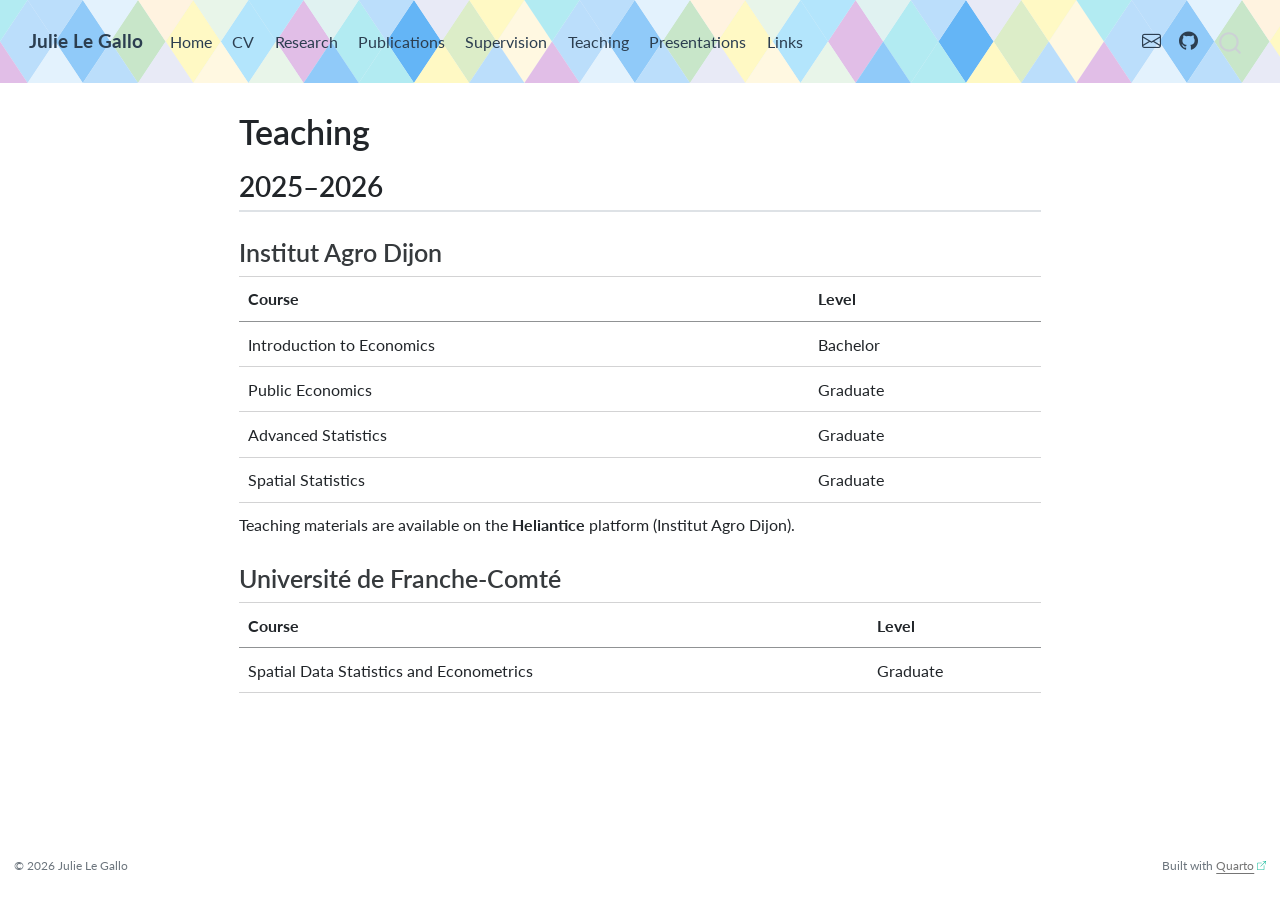
<file: docs/teaching.html>
<!DOCTYPE html>
<html xmlns="http://www.w3.org/1999/xhtml" lang="en" xml:lang="en"><head>

<meta charset="utf-8">
<meta name="generator" content="quarto-1.9.37">

<meta name="viewport" content="width=device-width, initial-scale=1.0, user-scalable=yes">


<title>Teaching – Julie Le Gallo</title>
<style>
/* Default styles provided by pandoc.
** See https://pandoc.org/MANUAL.html#variables-for-html for config info.
*/
code{white-space: pre-wrap;}
span.smallcaps{font-variant: small-caps;}
div.columns{display: flex; gap: min(4vw, 1.5em);}
div.column{flex: auto; overflow-x: auto;}
div.hanging-indent{margin-left: 1.5em; text-indent: -1.5em;}
ul.task-list{list-style: none;}
ul.task-list li input[type="checkbox"] {
  width: 0.8em;
  margin: 0 0.8em 0.2em -1em; /* quarto-specific, see https://github.com/quarto-dev/quarto-cli/issues/4556 */ 
  vertical-align: middle;
}
</style>


<script src="site_libs/quarto-nav/quarto-nav.js"></script>
<script src="site_libs/quarto-nav/headroom.min.js"></script>
<script src="site_libs/clipboard/clipboard.min.js"></script>
<script src="site_libs/quarto-search/autocomplete.umd.js"></script>
<script src="site_libs/quarto-search/fuse.min.js"></script>
<script src="site_libs/quarto-search/quarto-search.js"></script>
<meta name="quarto:offset" content="./">
<link href="./favicon.ico" rel="icon">
<script src="site_libs/quarto-html/quarto.js" type="module"></script>
<script src="site_libs/quarto-html/tabsets/tabsets.js" type="module"></script>
<script src="site_libs/quarto-html/popper.min.js"></script>
<script src="site_libs/quarto-html/tippy.umd.min.js"></script>
<script src="site_libs/quarto-html/anchor.min.js"></script>
<link href="site_libs/quarto-html/tippy.css" rel="stylesheet">
<link href="site_libs/quarto-html/quarto-syntax-highlighting-7f8f88aac4f3542376d5c11b86a4c14d.css" rel="stylesheet" id="quarto-text-highlighting-styles">
<script src="site_libs/bootstrap/bootstrap.min.js"></script>
<link href="site_libs/bootstrap/bootstrap-icons.css" rel="stylesheet">
<link href="site_libs/bootstrap/bootstrap-6b423f165eeea3787de40cb4f8e821c3.min.css" rel="stylesheet" append-hash="true" id="quarto-bootstrap" data-mode="light">
<script id="quarto-search-options" type="application/json">{
  "location": "navbar",
  "copy-button": false,
  "collapse-after": 3,
  "panel-placement": "end",
  "type": "overlay",
  "limit": 50,
  "keyboard-shortcut": [
    "f",
    "/",
    "s"
  ],
  "show-item-context": false,
  "language": {
    "search-no-results-text": "No results",
    "search-matching-documents-text": "matching documents",
    "search-copy-link-title": "Copy link to search",
    "search-hide-matches-text": "Hide additional matches",
    "search-more-match-text": "more match in this document",
    "search-more-matches-text": "more matches in this document",
    "search-clear-button-title": "Clear",
    "search-text-placeholder": "",
    "search-detached-cancel-button-title": "Cancel",
    "search-submit-button-title": "Submit",
    "search-label": "Search"
  }
}</script>


<link rel="stylesheet" href="styles.css">
</head>

<body class="nav-fixed fullcontent quarto-light">

<div id="quarto-search-results"></div>
  <header id="quarto-header" class="headroom fixed-top">
    <nav class="navbar navbar-expand-lg " data-bs-theme="dark">
      <div class="navbar-container container-fluid">
      <div class="navbar-brand-container mx-auto">
    <a class="navbar-brand" href="./index.html">
    <span class="navbar-title">Julie Le Gallo</span>
    </a>
  </div>
            <div id="quarto-search" class="" title="Search"></div>
          <button class="navbar-toggler" type="button" data-bs-toggle="collapse" data-bs-target="#navbarCollapse" aria-controls="navbarCollapse" role="menu" aria-expanded="false" aria-label="Toggle navigation" onclick="if (window.quartoToggleHeadroom) { window.quartoToggleHeadroom(); }">
  <span class="navbar-toggler-icon"></span>
</button>
          <div class="collapse navbar-collapse" id="navbarCollapse">
            <ul class="navbar-nav navbar-nav-scroll me-auto">
  <li class="nav-item">
    <a class="nav-link" href="./index.html"> 
<span class="menu-text">Home</span></a>
  </li>  
  <li class="nav-item">
    <a class="nav-link" href="./cv.html"> 
<span class="menu-text">CV</span></a>
  </li>  
  <li class="nav-item">
    <a class="nav-link" href="./research.html"> 
<span class="menu-text">Research</span></a>
  </li>  
  <li class="nav-item">
    <a class="nav-link" href="./publications.html"> 
<span class="menu-text">Publications</span></a>
  </li>  
  <li class="nav-item">
    <a class="nav-link" href="./supervision.html"> 
<span class="menu-text">Supervision</span></a>
  </li>  
  <li class="nav-item">
    <a class="nav-link active" href="./teaching.html" aria-current="page"> 
<span class="menu-text">Teaching</span></a>
  </li>  
  <li class="nav-item">
    <a class="nav-link" href="./presentations.html"> 
<span class="menu-text">Presentations</span></a>
  </li>  
  <li class="nav-item">
    <a class="nav-link" href="./links.html"> 
<span class="menu-text">Links</span></a>
  </li>  
</ul>
            <ul class="navbar-nav navbar-nav-scroll ms-auto">
  <li class="nav-item compact">
    <a class="nav-link" href="mailto:julie.le-gallo@institut-agro.fr"> <i class="bi bi-envelope" role="img">
</i> 
<span class="menu-text"></span></a>
  </li>  
  <li class="nav-item compact">
    <a class="nav-link" href="https://github.com/jlegallo"> <i class="bi bi-github" role="img">
</i> 
<span class="menu-text"></span></a>
  </li>  
</ul>
          </div> <!-- /navcollapse -->
            <div class="quarto-navbar-tools">
</div>
      </div> <!-- /container-fluid -->
    </nav>
</header>
<!-- content -->
<div id="quarto-content" class="quarto-container page-columns page-rows-contents page-layout-article page-navbar">
<!-- sidebar -->
<!-- margin-sidebar -->
    
<!-- main -->
<main class="content" id="quarto-document-content">

<header id="title-block-header" class="quarto-title-block default">
<div class="quarto-title">
<h1 class="title">Teaching</h1>
</div>



<div class="quarto-title-meta">

    
  
    
  </div>
  


</header>


<section id="section" class="level2">
<h2 class="anchored" data-anchor-id="section">2025–2026</h2>
<section id="institut-agro-dijon" class="level3">
<h3 class="anchored" data-anchor-id="institut-agro-dijon">Institut Agro Dijon</h3>
<table class="caption-top table">
<thead>
<tr class="header">
<th>Course</th>
<th>Level</th>
</tr>
</thead>
<tbody>
<tr class="odd">
<td>Introduction to Economics</td>
<td>Bachelor</td>
</tr>
<tr class="even">
<td>Public Economics</td>
<td>Graduate</td>
</tr>
<tr class="odd">
<td>Advanced Statistics</td>
<td>Graduate</td>
</tr>
<tr class="even">
<td>Spatial Statistics</td>
<td>Graduate</td>
</tr>
</tbody>
</table>
<p>Teaching materials are available on the <strong>Heliantice</strong> platform (Institut Agro Dijon).</p>
</section>
<section id="université-de-franche-comté" class="level3">
<h3 class="anchored" data-anchor-id="université-de-franche-comté">Université de Franche-Comté</h3>
<table class="caption-top table">
<thead>
<tr class="header">
<th>Course</th>
<th>Level</th>
</tr>
</thead>
<tbody>
<tr class="odd">
<td>Spatial Data Statistics and Econometrics</td>
<td>Graduate</td>
</tr>
</tbody>
</table>


</section>
</section>

</main> <!-- /main -->
<script id="quarto-html-after-body" type="application/javascript">
  window.document.addEventListener("DOMContentLoaded", function (event) {
    const icon = "";
    const anchorJS = new window.AnchorJS();
    anchorJS.options = {
      placement: 'right',
      icon: icon
    };
    anchorJS.add('.anchored');
    const isCodeAnnotation = (el) => {
      for (const clz of el.classList) {
        if (clz.startsWith('code-annotation-')) {                     
          return true;
        }
      }
      return false;
    }
    const onCopySuccess = function(e) {
      // button target
      const button = e.trigger;
      // don't keep focus
      button.blur();
      // flash "checked"
      button.classList.add('code-copy-button-checked');
      var currentTitle = button.getAttribute("title");
      button.setAttribute("title", "Copied!");
      let tooltip;
      if (window.bootstrap) {
        button.setAttribute("data-bs-toggle", "tooltip");
        button.setAttribute("data-bs-placement", "left");
        button.setAttribute("data-bs-title", "Copied!");
        tooltip = new bootstrap.Tooltip(button, 
          { trigger: "manual", 
            customClass: "code-copy-button-tooltip",
            offset: [0, -8]});
        tooltip.show();    
      }
      setTimeout(function() {
        if (tooltip) {
          tooltip.hide();
          button.removeAttribute("data-bs-title");
          button.removeAttribute("data-bs-toggle");
          button.removeAttribute("data-bs-placement");
        }
        button.setAttribute("title", currentTitle);
        button.classList.remove('code-copy-button-checked');
      }, 1000);
      // clear code selection
      e.clearSelection();
    }
    const getTextToCopy = function(trigger) {
      const outerScaffold = trigger.parentElement.cloneNode(true);
      const codeEl = outerScaffold.querySelector('code');
      for (const childEl of codeEl.children) {
        if (isCodeAnnotation(childEl)) {
          childEl.remove();
        }
      }
      return codeEl.innerText;
    }
    const clipboard = new window.ClipboardJS('.code-copy-button:not([data-in-quarto-modal])', {
      text: getTextToCopy
    });
    clipboard.on('success', onCopySuccess);
    if (window.document.getElementById('quarto-embedded-source-code-modal')) {
      const clipboardModal = new window.ClipboardJS('.code-copy-button[data-in-quarto-modal]', {
        text: getTextToCopy,
        container: window.document.getElementById('quarto-embedded-source-code-modal')
      });
      clipboardModal.on('success', onCopySuccess);
    }
      var localhostRegex = new RegExp(/^(?:http|https):\/\/localhost\:?[0-9]*\//);
      var mailtoRegex = new RegExp(/^mailto:/);
        var filterRegex = new RegExp('/' + window.location.host + '/');
      var isInternal = (href) => {
          return filterRegex.test(href) || localhostRegex.test(href) || mailtoRegex.test(href);
      }
      // Inspect non-navigation links and adorn them if external
     var links = window.document.querySelectorAll('a[href]:not(.nav-link):not(.navbar-brand):not(.toc-action):not(.sidebar-link):not(.sidebar-item-toggle):not(.pagination-link):not(.no-external):not([aria-hidden]):not(.dropdown-item):not(.quarto-navigation-tool):not(.about-link)');
      for (var i=0; i<links.length; i++) {
        const link = links[i];
        if (!isInternal(link.href)) {
          // undo the damage that might have been done by quarto-nav.js in the case of
          // links that we want to consider external
          if (link.dataset.originalHref !== undefined) {
            link.href = link.dataset.originalHref;
          }
            // target, if specified
            link.setAttribute("target", "_blank");
            if (link.getAttribute("rel") === null) {
              link.setAttribute("rel", "noopener");
            }
            // default icon
            link.classList.add("external");
        }
      }
    function tippyHover(el, contentFn, onTriggerFn, onUntriggerFn) {
      const config = {
        allowHTML: true,
        maxWidth: 500,
        delay: 100,
        arrow: false,
        appendTo: function(el) {
            return el.parentElement;
        },
        interactive: true,
        interactiveBorder: 10,
        theme: 'quarto',
        placement: 'bottom-start',
      };
      if (contentFn) {
        config.content = contentFn;
      }
      if (onTriggerFn) {
        config.onTrigger = onTriggerFn;
      }
      if (onUntriggerFn) {
        config.onUntrigger = onUntriggerFn;
      }
      window.tippy(el, config); 
    }
    const noterefs = window.document.querySelectorAll('a[role="doc-noteref"]');
    for (var i=0; i<noterefs.length; i++) {
      const ref = noterefs[i];
      tippyHover(ref, function() {
        // use id or data attribute instead here
        let href = ref.getAttribute('data-footnote-href') || ref.getAttribute('href');
        try { href = new URL(href).hash; } catch {}
        const id = href.replace(/^#\/?/, "");
        const note = window.document.getElementById(id);
        if (note) {
          return note.innerHTML;
        } else {
          return "";
        }
      });
    }
    const xrefs = window.document.querySelectorAll('a.quarto-xref');
    const processXRef = (id, note) => {
      // Strip column container classes
      const stripColumnClz = (el) => {
        el.classList.remove("page-full", "page-columns");
        if (el.children) {
          for (const child of el.children) {
            stripColumnClz(child);
          }
        }
      }
      stripColumnClz(note)
      if (id === null || id.startsWith('sec-')) {
        // Special case sections, only their first couple elements
        const container = document.createElement("div");
        if (note.children && note.children.length > 2) {
          container.appendChild(note.children[0].cloneNode(true));
          for (let i = 1; i < note.children.length; i++) {
            const child = note.children[i];
            if (child.tagName === "P" && child.innerText === "") {
              continue;
            } else {
              container.appendChild(child.cloneNode(true));
              break;
            }
          }
          if (window.Quarto?.typesetMath) {
            window.Quarto.typesetMath(container);
          }
          return container.innerHTML
        } else {
          if (window.Quarto?.typesetMath) {
            window.Quarto.typesetMath(note);
          }
          return note.innerHTML;
        }
      } else {
        // Remove any anchor links if they are present
        const anchorLink = note.querySelector('a.anchorjs-link');
        if (anchorLink) {
          anchorLink.remove();
        }
        if (window.Quarto?.typesetMath) {
          window.Quarto.typesetMath(note);
        }
        if (note.classList.contains("callout")) {
          return note.outerHTML;
        } else {
          return note.innerHTML;
        }
      }
    }
    for (var i=0; i<xrefs.length; i++) {
      const xref = xrefs[i];
      tippyHover(xref, undefined, function(instance) {
        instance.disable();
        let url = xref.getAttribute('href');
        let hash = undefined; 
        if (url.startsWith('#')) {
          hash = url;
        } else {
          try { hash = new URL(url).hash; } catch {}
        }
        if (hash) {
          const id = hash.replace(/^#\/?/, "");
          const note = window.document.getElementById(id);
          if (note !== null) {
            try {
              const html = processXRef(id, note.cloneNode(true));
              instance.setContent(html);
            } finally {
              instance.enable();
              instance.show();
            }
          } else {
            // See if we can fetch this
            fetch(url.split('#')[0])
            .then(res => res.text())
            .then(html => {
              const parser = new DOMParser();
              const htmlDoc = parser.parseFromString(html, "text/html");
              const note = htmlDoc.getElementById(id);
              if (note !== null) {
                const html = processXRef(id, note);
                instance.setContent(html);
              } 
            }).finally(() => {
              instance.enable();
              instance.show();
            });
          }
        } else {
          // See if we can fetch a full url (with no hash to target)
          // This is a special case and we should probably do some content thinning / targeting
          fetch(url)
          .then(res => res.text())
          .then(html => {
            const parser = new DOMParser();
            const htmlDoc = parser.parseFromString(html, "text/html");
            const note = htmlDoc.querySelector('main.content');
            if (note !== null) {
              // This should only happen for chapter cross references
              // (since there is no id in the URL)
              // remove the first header
              if (note.children.length > 0 && note.children[0].tagName === "HEADER") {
                note.children[0].remove();
              }
              const html = processXRef(null, note);
              instance.setContent(html);
            } 
          }).finally(() => {
            instance.enable();
            instance.show();
          });
        }
      }, function(instance) {
      });
    }
        let selectedAnnoteEl;
        const selectorForAnnotation = ( cell, annotation) => {
          let cellAttr = 'data-code-cell="' + cell + '"';
          let lineAttr = 'data-code-annotation="' +  annotation + '"';
          const selector = 'span[' + cellAttr + '][' + lineAttr + ']';
          return selector;
        }
        const selectCodeLines = (annoteEl) => {
          const doc = window.document;
          const targetCell = annoteEl.getAttribute("data-target-cell");
          const targetAnnotation = annoteEl.getAttribute("data-target-annotation");
          const annoteSpan = window.document.querySelector(selectorForAnnotation(targetCell, targetAnnotation));
          const lines = annoteSpan.getAttribute("data-code-lines").split(",");
          const lineIds = lines.map((line) => {
            return targetCell + "-" + line;
          })
          let top = null;
          let height = null;
          let parent = null;
          if (lineIds.length > 0) {
              //compute the position of the single el (top and bottom and make a div)
              const el = window.document.getElementById(lineIds[0]);
              top = el.offsetTop;
              height = el.offsetHeight;
              parent = el.parentElement.parentElement;
            if (lineIds.length > 1) {
              const lastEl = window.document.getElementById(lineIds[lineIds.length - 1]);
              const bottom = lastEl.offsetTop + lastEl.offsetHeight;
              height = bottom - top;
            }
            if (top !== null && height !== null && parent !== null) {
              // cook up a div (if necessary) and position it 
              let div = window.document.getElementById("code-annotation-line-highlight");
              if (div === null) {
                div = window.document.createElement("div");
                div.setAttribute("id", "code-annotation-line-highlight");
                div.style.position = 'absolute';
                parent.appendChild(div);
              }
              div.style.top = top - 2 + "px";
              div.style.height = height + 4 + "px";
              div.style.left = 0;
              let gutterDiv = window.document.getElementById("code-annotation-line-highlight-gutter");
              if (gutterDiv === null) {
                gutterDiv = window.document.createElement("div");
                gutterDiv.setAttribute("id", "code-annotation-line-highlight-gutter");
                gutterDiv.style.position = 'absolute';
                const codeCell = window.document.getElementById(targetCell);
                const gutter = codeCell.querySelector('.code-annotation-gutter');
                gutter.appendChild(gutterDiv);
              }
              gutterDiv.style.top = top - 2 + "px";
              gutterDiv.style.height = height + 4 + "px";
            }
            selectedAnnoteEl = annoteEl;
          }
        };
        const unselectCodeLines = () => {
          const elementsIds = ["code-annotation-line-highlight", "code-annotation-line-highlight-gutter"];
          elementsIds.forEach((elId) => {
            const div = window.document.getElementById(elId);
            if (div) {
              div.remove();
            }
          });
          selectedAnnoteEl = undefined;
        };
          // Handle positioning of the toggle
      window.addEventListener(
        "resize",
        throttle(() => {
          elRect = undefined;
          if (selectedAnnoteEl) {
            selectCodeLines(selectedAnnoteEl);
          }
        }, 10)
      );
      function throttle(fn, ms) {
      let throttle = false;
      let timer;
        return (...args) => {
          if(!throttle) { // first call gets through
              fn.apply(this, args);
              throttle = true;
          } else { // all the others get throttled
              if(timer) clearTimeout(timer); // cancel #2
              timer = setTimeout(() => {
                fn.apply(this, args);
                timer = throttle = false;
              }, ms);
          }
        };
      }
        // Attach click handler to the DT
        const annoteDls = window.document.querySelectorAll('dt[data-target-cell]');
        for (const annoteDlNode of annoteDls) {
          annoteDlNode.addEventListener('click', (event) => {
            const clickedEl = event.target;
            if (clickedEl !== selectedAnnoteEl) {
              unselectCodeLines();
              const activeEl = window.document.querySelector('dt[data-target-cell].code-annotation-active');
              if (activeEl) {
                activeEl.classList.remove('code-annotation-active');
              }
              selectCodeLines(clickedEl);
              clickedEl.classList.add('code-annotation-active');
            } else {
              // Unselect the line
              unselectCodeLines();
              clickedEl.classList.remove('code-annotation-active');
            }
          });
        }
    const findCites = (el) => {
      const parentEl = el.parentElement;
      if (parentEl) {
        const cites = parentEl.dataset.cites;
        if (cites) {
          return {
            el,
            cites: cites.split(' ')
          };
        } else {
          return findCites(el.parentElement)
        }
      } else {
        return undefined;
      }
    };
    var bibliorefs = window.document.querySelectorAll('a[role="doc-biblioref"]');
    for (var i=0; i<bibliorefs.length; i++) {
      const ref = bibliorefs[i];
      const citeInfo = findCites(ref);
      if (citeInfo) {
        tippyHover(citeInfo.el, function() {
          var popup = window.document.createElement('div');
          citeInfo.cites.forEach(function(cite) {
            var citeDiv = window.document.createElement('div');
            citeDiv.classList.add('hanging-indent');
            citeDiv.classList.add('csl-entry');
            var biblioDiv = window.document.getElementById('ref-' + cite);
            if (biblioDiv) {
              citeDiv.innerHTML = biblioDiv.innerHTML;
            }
            popup.appendChild(citeDiv);
          });
          return popup.innerHTML;
        });
      }
    }
  });
  </script>
</div> <!-- /content -->
<footer class="footer">
  <div class="nav-footer">
    <div class="nav-footer-left">
<p>© 2026 Julie Le Gallo</p>
</div>   
    <div class="nav-footer-center">
      &nbsp;
    </div>
    <div class="nav-footer-right">
<p>Built with <a href="https://quarto.org">Quarto</a></p>
</div>
  </div>
</footer>




</body></html>
</file>
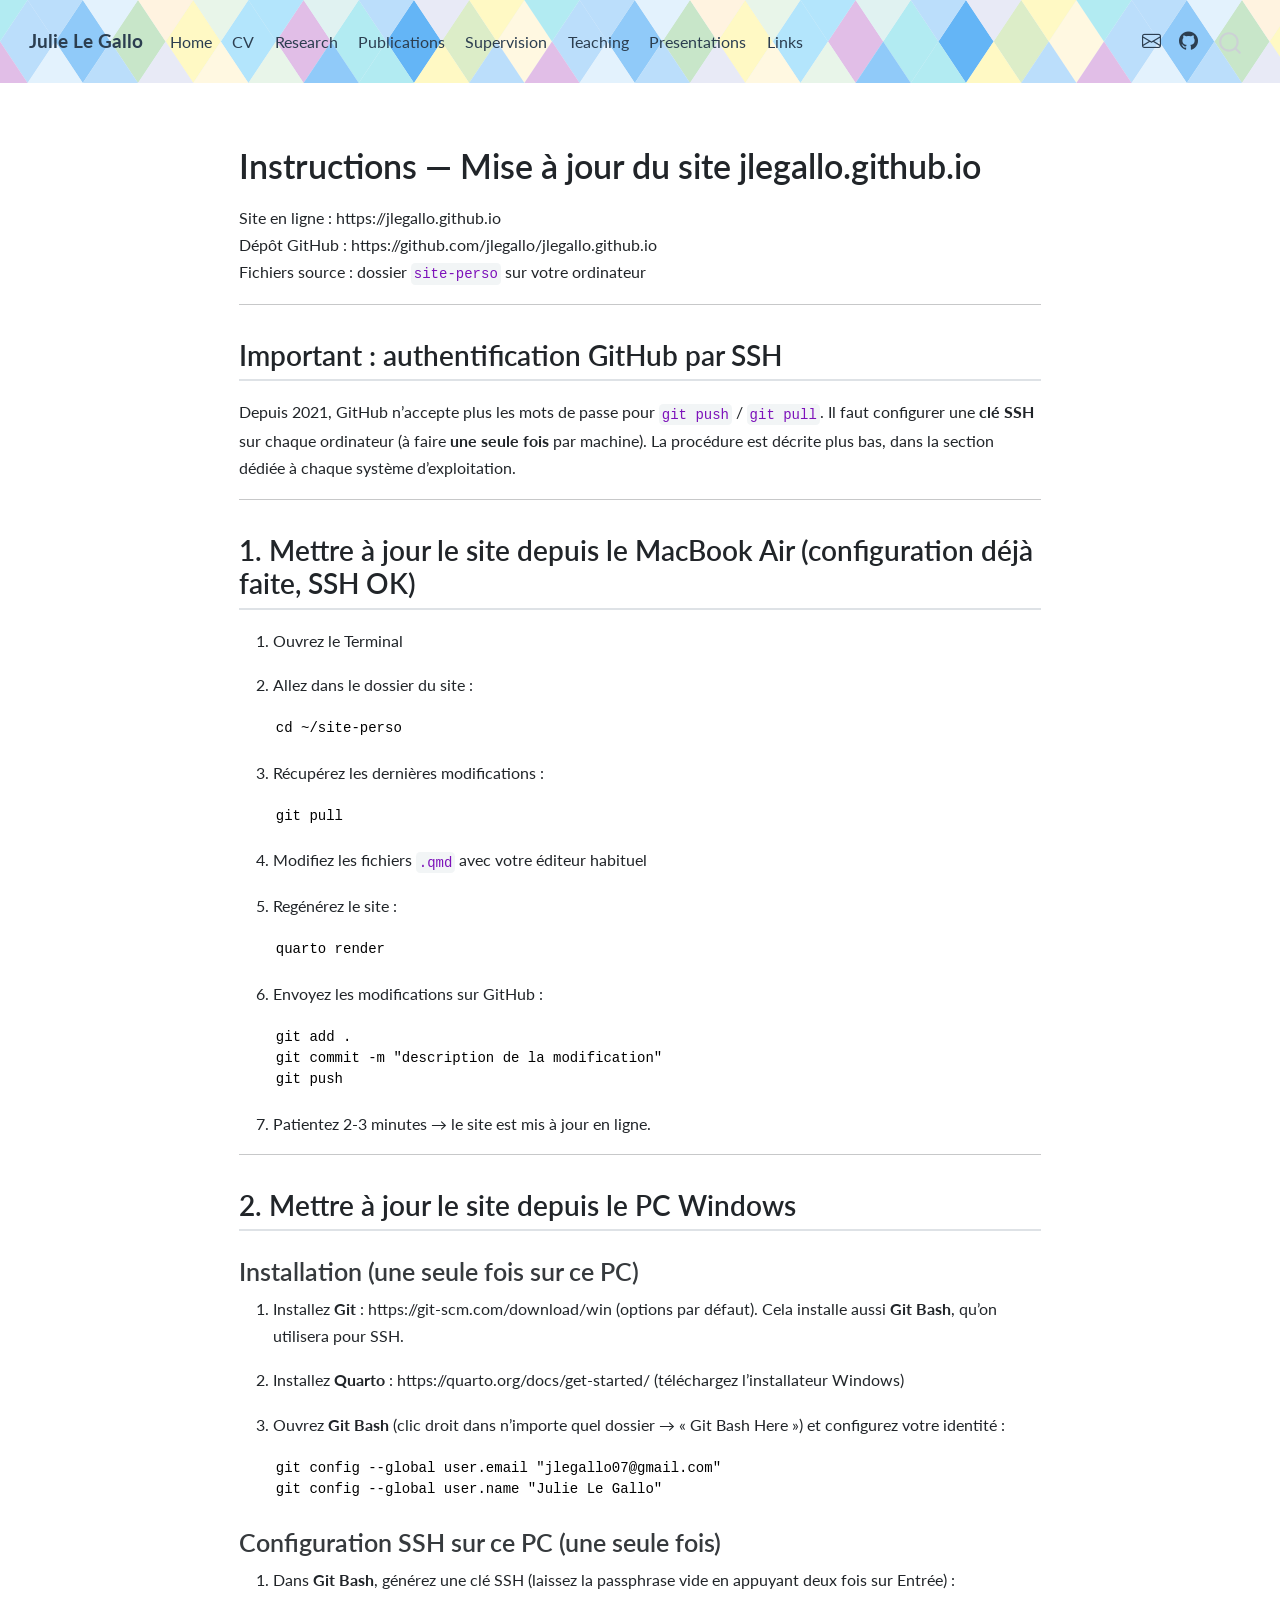
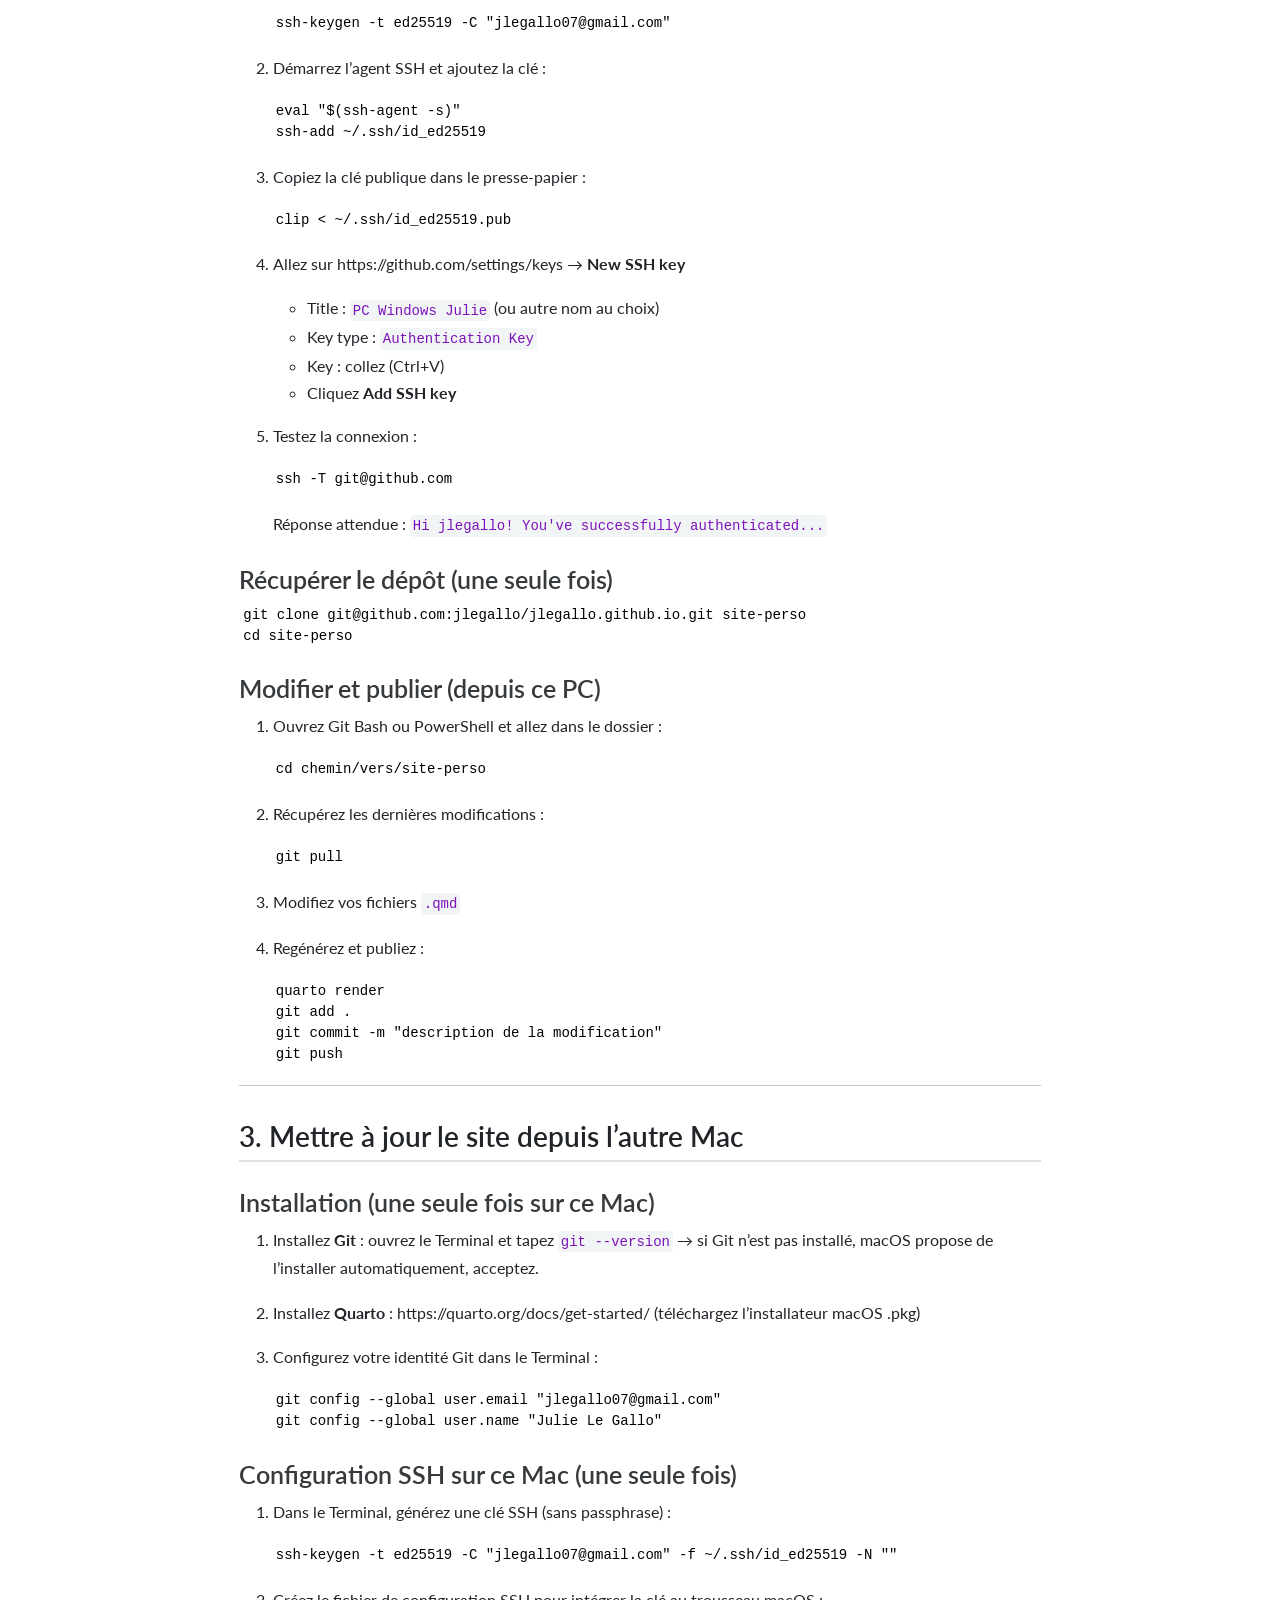
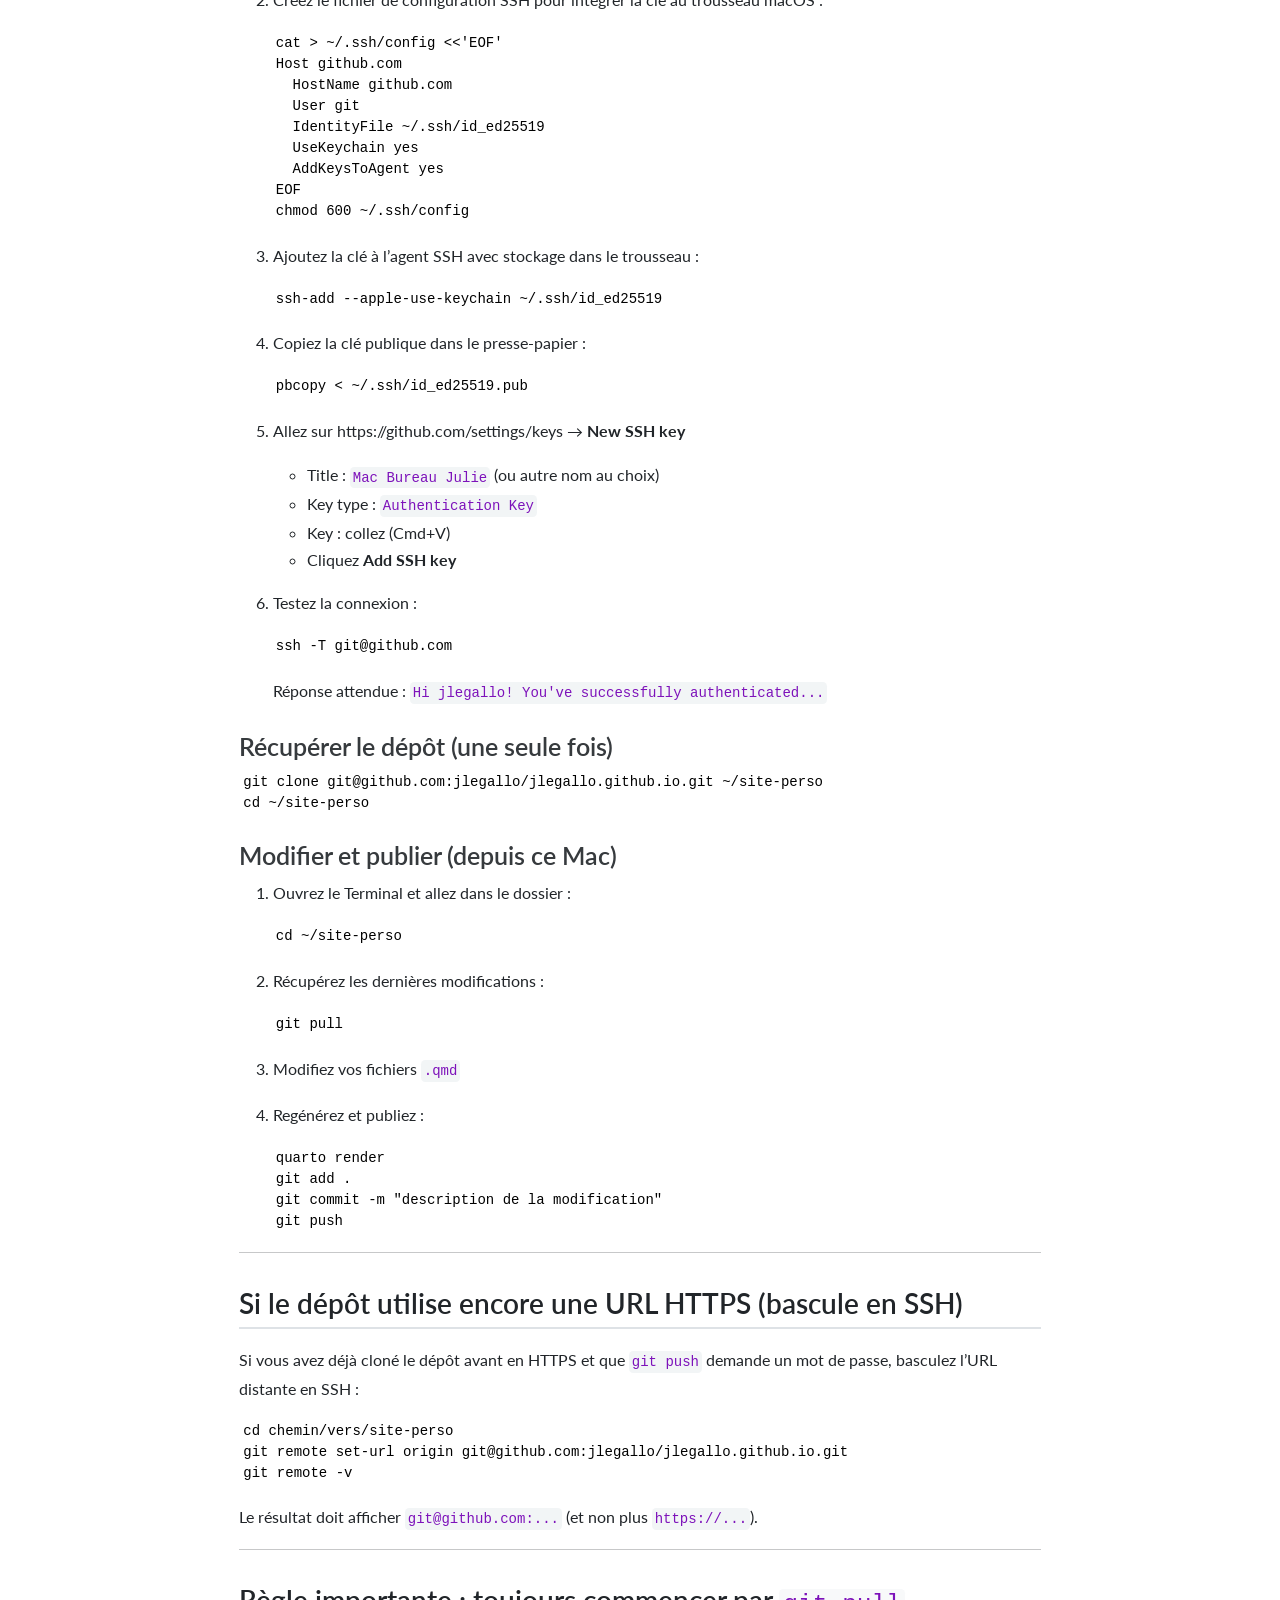
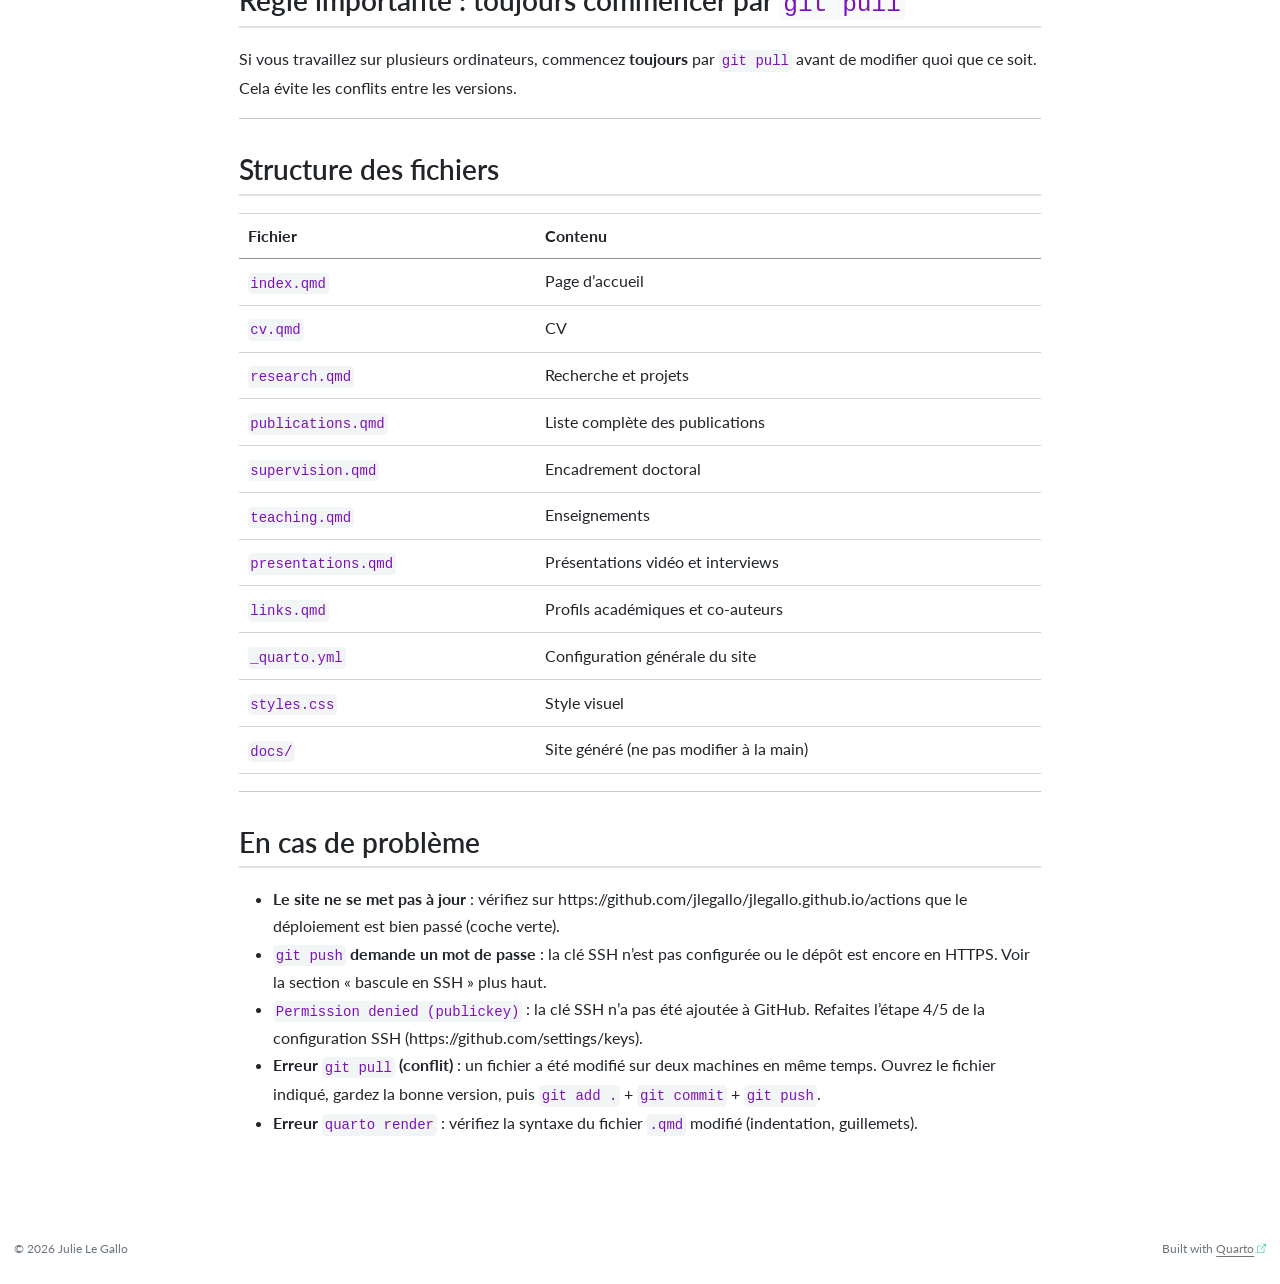
<file: docs/RECAP/INSTRUCTIONS_MISE_A_JOUR.html>
<!DOCTYPE html>
<html xmlns="http://www.w3.org/1999/xhtml" lang="en" xml:lang="en"><head>

<meta charset="utf-8">
<meta name="generator" content="quarto-1.9.37">

<meta name="viewport" content="width=device-width, initial-scale=1.0, user-scalable=yes">


<title>instructions_mise_a_jour – Julie Le Gallo</title>
<style>
/* Default styles provided by pandoc.
** See https://pandoc.org/MANUAL.html#variables-for-html for config info.
*/
code{white-space: pre-wrap;}
span.smallcaps{font-variant: small-caps;}
div.columns{display: flex; gap: min(4vw, 1.5em);}
div.column{flex: auto; overflow-x: auto;}
div.hanging-indent{margin-left: 1.5em; text-indent: -1.5em;}
ul.task-list{list-style: none;}
ul.task-list li input[type="checkbox"] {
  width: 0.8em;
  margin: 0 0.8em 0.2em -1em; /* quarto-specific, see https://github.com/quarto-dev/quarto-cli/issues/4556 */ 
  vertical-align: middle;
}
</style>


<script src="../site_libs/quarto-nav/quarto-nav.js"></script>
<script src="../site_libs/quarto-nav/headroom.min.js"></script>
<script src="../site_libs/clipboard/clipboard.min.js"></script>
<script src="../site_libs/quarto-search/autocomplete.umd.js"></script>
<script src="../site_libs/quarto-search/fuse.min.js"></script>
<script src="../site_libs/quarto-search/quarto-search.js"></script>
<meta name="quarto:offset" content="../">
<link href="../favicon.ico" rel="icon">
<script src="../site_libs/quarto-html/quarto.js" type="module"></script>
<script src="../site_libs/quarto-html/tabsets/tabsets.js" type="module"></script>
<script src="../site_libs/quarto-html/popper.min.js"></script>
<script src="../site_libs/quarto-html/tippy.umd.min.js"></script>
<script src="../site_libs/quarto-html/anchor.min.js"></script>
<link href="../site_libs/quarto-html/tippy.css" rel="stylesheet">
<link href="../site_libs/quarto-html/quarto-syntax-highlighting-7f8f88aac4f3542376d5c11b86a4c14d.css" rel="stylesheet" id="quarto-text-highlighting-styles">
<script src="../site_libs/bootstrap/bootstrap.min.js"></script>
<link href="../site_libs/bootstrap/bootstrap-icons.css" rel="stylesheet">
<link href="../site_libs/bootstrap/bootstrap-6b423f165eeea3787de40cb4f8e821c3.min.css" rel="stylesheet" append-hash="true" id="quarto-bootstrap" data-mode="light">
<script id="quarto-search-options" type="application/json">{
  "location": "navbar",
  "copy-button": false,
  "collapse-after": 3,
  "panel-placement": "end",
  "type": "overlay",
  "limit": 50,
  "keyboard-shortcut": [
    "f",
    "/",
    "s"
  ],
  "show-item-context": false,
  "language": {
    "search-no-results-text": "No results",
    "search-matching-documents-text": "matching documents",
    "search-copy-link-title": "Copy link to search",
    "search-hide-matches-text": "Hide additional matches",
    "search-more-match-text": "more match in this document",
    "search-more-matches-text": "more matches in this document",
    "search-clear-button-title": "Clear",
    "search-text-placeholder": "",
    "search-detached-cancel-button-title": "Cancel",
    "search-submit-button-title": "Submit",
    "search-label": "Search"
  }
}</script>


<link rel="stylesheet" href="../styles.css">
</head>

<body class="nav-fixed fullcontent quarto-light">

<div id="quarto-search-results"></div>
  <header id="quarto-header" class="headroom fixed-top">
    <nav class="navbar navbar-expand-lg " data-bs-theme="dark">
      <div class="navbar-container container-fluid">
      <div class="navbar-brand-container mx-auto">
    <a class="navbar-brand" href="../index.html">
    <span class="navbar-title">Julie Le Gallo</span>
    </a>
  </div>
            <div id="quarto-search" class="" title="Search"></div>
          <button class="navbar-toggler" type="button" data-bs-toggle="collapse" data-bs-target="#navbarCollapse" aria-controls="navbarCollapse" role="menu" aria-expanded="false" aria-label="Toggle navigation" onclick="if (window.quartoToggleHeadroom) { window.quartoToggleHeadroom(); }">
  <span class="navbar-toggler-icon"></span>
</button>
          <div class="collapse navbar-collapse" id="navbarCollapse">
            <ul class="navbar-nav navbar-nav-scroll me-auto">
  <li class="nav-item">
    <a class="nav-link" href="../index.html"> 
<span class="menu-text">Home</span></a>
  </li>  
  <li class="nav-item">
    <a class="nav-link" href="../cv.html"> 
<span class="menu-text">CV</span></a>
  </li>  
  <li class="nav-item">
    <a class="nav-link" href="../research.html"> 
<span class="menu-text">Research</span></a>
  </li>  
  <li class="nav-item">
    <a class="nav-link" href="../publications.html"> 
<span class="menu-text">Publications</span></a>
  </li>  
  <li class="nav-item">
    <a class="nav-link" href="../supervision.html"> 
<span class="menu-text">Supervision</span></a>
  </li>  
  <li class="nav-item">
    <a class="nav-link" href="../teaching.html"> 
<span class="menu-text">Teaching</span></a>
  </li>  
  <li class="nav-item">
    <a class="nav-link" href="../presentations.html"> 
<span class="menu-text">Presentations</span></a>
  </li>  
  <li class="nav-item">
    <a class="nav-link" href="../links.html"> 
<span class="menu-text">Links</span></a>
  </li>  
</ul>
            <ul class="navbar-nav navbar-nav-scroll ms-auto">
  <li class="nav-item compact">
    <a class="nav-link" href="mailto:julie.le-gallo@institut-agro.fr"> <i class="bi bi-envelope" role="img">
</i> 
<span class="menu-text"></span></a>
  </li>  
  <li class="nav-item compact">
    <a class="nav-link" href="https://github.com/jlegallo"> <i class="bi bi-github" role="img">
</i> 
<span class="menu-text"></span></a>
  </li>  
</ul>
          </div> <!-- /navcollapse -->
            <div class="quarto-navbar-tools">
</div>
      </div> <!-- /container-fluid -->
    </nav>
</header>
<!-- content -->
<div id="quarto-content" class="quarto-container page-columns page-rows-contents page-layout-article page-navbar">
<!-- sidebar -->
<!-- margin-sidebar -->
    
<!-- main -->
<main class="content" id="quarto-document-content"><header id="title-block-header" class="quarto-title-block"></header>




<section id="instructions-mise-à-jour-du-site-jlegallo.github.io" class="level1">
<h1>Instructions — Mise à jour du site jlegallo.github.io</h1>
<p>Site en ligne : https://jlegallo.github.io<br>
Dépôt GitHub : https://github.com/jlegallo/jlegallo.github.io<br>
Fichiers source : dossier <code>site-perso</code> sur votre ordinateur</p>
<hr>
<section id="important-authentification-github-par-ssh" class="level2">
<h2 class="anchored" data-anchor-id="important-authentification-github-par-ssh">Important : authentification GitHub par SSH</h2>
<p>Depuis 2021, GitHub n’accepte plus les mots de passe pour <code>git push</code> / <code>git pull</code>. Il faut configurer une <strong>clé SSH</strong> sur chaque ordinateur (à faire <strong>une seule fois</strong> par machine). La procédure est décrite plus bas, dans la section dédiée à chaque système d’exploitation.</p>
<hr>
</section>
<section id="mettre-à-jour-le-site-depuis-le-macbook-air-configuration-déjà-faite-ssh-ok" class="level2">
<h2 class="anchored" data-anchor-id="mettre-à-jour-le-site-depuis-le-macbook-air-configuration-déjà-faite-ssh-ok">1. Mettre à jour le site depuis le MacBook Air (configuration déjà faite, SSH OK)</h2>
<ol type="1">
<li><p>Ouvrez le Terminal</p></li>
<li><p>Allez dans le dossier du site :</p>
<pre><code>cd ~/site-perso</code></pre></li>
<li><p>Récupérez les dernières modifications :</p>
<pre><code>git pull</code></pre></li>
<li><p>Modifiez les fichiers <code>.qmd</code> avec votre éditeur habituel</p></li>
<li><p>Regénérez le site :</p>
<pre><code>quarto render</code></pre></li>
<li><p>Envoyez les modifications sur GitHub :</p>
<pre><code>git add .
git commit -m "description de la modification"
git push</code></pre></li>
<li><p>Patientez 2-3 minutes → le site est mis à jour en ligne.</p></li>
</ol>
<hr>
</section>
<section id="mettre-à-jour-le-site-depuis-le-pc-windows" class="level2">
<h2 class="anchored" data-anchor-id="mettre-à-jour-le-site-depuis-le-pc-windows">2. Mettre à jour le site depuis le PC Windows</h2>
<section id="installation-une-seule-fois-sur-ce-pc" class="level3">
<h3 class="anchored" data-anchor-id="installation-une-seule-fois-sur-ce-pc">Installation (une seule fois sur ce PC)</h3>
<ol type="1">
<li><p>Installez <strong>Git</strong> : https://git-scm.com/download/win (options par défaut). Cela installe aussi <strong>Git Bash</strong>, qu’on utilisera pour SSH.</p></li>
<li><p>Installez <strong>Quarto</strong> : https://quarto.org/docs/get-started/ (téléchargez l’installateur Windows)</p></li>
<li><p>Ouvrez <strong>Git Bash</strong> (clic droit dans n’importe quel dossier → « Git Bash Here ») et configurez votre identité :</p>
<pre><code>git config --global user.email "jlegallo07@gmail.com"
git config --global user.name "Julie Le Gallo"</code></pre></li>
</ol>
</section>
<section id="configuration-ssh-sur-ce-pc-une-seule-fois" class="level3">
<h3 class="anchored" data-anchor-id="configuration-ssh-sur-ce-pc-une-seule-fois">Configuration SSH sur ce PC (une seule fois)</h3>
<ol type="1">
<li><p>Dans <strong>Git Bash</strong>, générez une clé SSH (laissez la passphrase vide en appuyant deux fois sur Entrée) :</p>
<pre><code>ssh-keygen -t ed25519 -C "jlegallo07@gmail.com"</code></pre></li>
<li><p>Démarrez l’agent SSH et ajoutez la clé :</p>
<pre><code>eval "$(ssh-agent -s)"
ssh-add ~/.ssh/id_ed25519</code></pre></li>
<li><p>Copiez la clé publique dans le presse-papier :</p>
<pre><code>clip &lt; ~/.ssh/id_ed25519.pub</code></pre></li>
<li><p>Allez sur https://github.com/settings/keys → <strong>New SSH key</strong></p>
<ul>
<li>Title : <code>PC Windows Julie</code> (ou autre nom au choix)</li>
<li>Key type : <code>Authentication Key</code></li>
<li>Key : collez (Ctrl+V)</li>
<li>Cliquez <strong>Add SSH key</strong></li>
</ul></li>
<li><p>Testez la connexion :</p>
<pre><code>ssh -T git@github.com</code></pre>
<p>Réponse attendue : <code>Hi jlegallo! You've successfully authenticated...</code></p></li>
</ol>
</section>
<section id="récupérer-le-dépôt-une-seule-fois" class="level3">
<h3 class="anchored" data-anchor-id="récupérer-le-dépôt-une-seule-fois">Récupérer le dépôt (une seule fois)</h3>
<pre><code>git clone git@github.com:jlegallo/jlegallo.github.io.git site-perso
cd site-perso</code></pre>
</section>
<section id="modifier-et-publier-depuis-ce-pc" class="level3">
<h3 class="anchored" data-anchor-id="modifier-et-publier-depuis-ce-pc">Modifier et publier (depuis ce PC)</h3>
<ol type="1">
<li><p>Ouvrez Git Bash ou PowerShell et allez dans le dossier :</p>
<pre><code>cd chemin/vers/site-perso</code></pre></li>
<li><p>Récupérez les dernières modifications :</p>
<pre><code>git pull</code></pre></li>
<li><p>Modifiez vos fichiers <code>.qmd</code></p></li>
<li><p>Regénérez et publiez :</p>
<pre><code>quarto render
git add .
git commit -m "description de la modification"
git push</code></pre></li>
</ol>
<hr>
</section>
</section>
<section id="mettre-à-jour-le-site-depuis-lautre-mac" class="level2">
<h2 class="anchored" data-anchor-id="mettre-à-jour-le-site-depuis-lautre-mac">3. Mettre à jour le site depuis l’autre Mac</h2>
<section id="installation-une-seule-fois-sur-ce-mac" class="level3">
<h3 class="anchored" data-anchor-id="installation-une-seule-fois-sur-ce-mac">Installation (une seule fois sur ce Mac)</h3>
<ol type="1">
<li><p>Installez <strong>Git</strong> : ouvrez le Terminal et tapez <code>git --version</code> → si Git n’est pas installé, macOS propose de l’installer automatiquement, acceptez.</p></li>
<li><p>Installez <strong>Quarto</strong> : https://quarto.org/docs/get-started/ (téléchargez l’installateur macOS .pkg)</p></li>
<li><p>Configurez votre identité Git dans le Terminal :</p>
<pre><code>git config --global user.email "jlegallo07@gmail.com"
git config --global user.name "Julie Le Gallo"</code></pre></li>
</ol>
</section>
<section id="configuration-ssh-sur-ce-mac-une-seule-fois" class="level3">
<h3 class="anchored" data-anchor-id="configuration-ssh-sur-ce-mac-une-seule-fois">Configuration SSH sur ce Mac (une seule fois)</h3>
<ol type="1">
<li><p>Dans le Terminal, générez une clé SSH (sans passphrase) :</p>
<pre><code>ssh-keygen -t ed25519 -C "jlegallo07@gmail.com" -f ~/.ssh/id_ed25519 -N ""</code></pre></li>
<li><p>Créez le fichier de configuration SSH pour intégrer la clé au trousseau macOS :</p>
<pre><code>cat &gt; ~/.ssh/config &lt;&lt;'EOF'
Host github.com
  HostName github.com
  User git
  IdentityFile ~/.ssh/id_ed25519
  UseKeychain yes
  AddKeysToAgent yes
EOF
chmod 600 ~/.ssh/config</code></pre></li>
<li><p>Ajoutez la clé à l’agent SSH avec stockage dans le trousseau :</p>
<pre><code>ssh-add --apple-use-keychain ~/.ssh/id_ed25519</code></pre></li>
<li><p>Copiez la clé publique dans le presse-papier :</p>
<pre><code>pbcopy &lt; ~/.ssh/id_ed25519.pub</code></pre></li>
<li><p>Allez sur https://github.com/settings/keys → <strong>New SSH key</strong></p>
<ul>
<li>Title : <code>Mac Bureau Julie</code> (ou autre nom au choix)</li>
<li>Key type : <code>Authentication Key</code></li>
<li>Key : collez (Cmd+V)</li>
<li>Cliquez <strong>Add SSH key</strong></li>
</ul></li>
<li><p>Testez la connexion :</p>
<pre><code>ssh -T git@github.com</code></pre>
<p>Réponse attendue : <code>Hi jlegallo! You've successfully authenticated...</code></p></li>
</ol>
</section>
<section id="récupérer-le-dépôt-une-seule-fois-1" class="level3">
<h3 class="anchored" data-anchor-id="récupérer-le-dépôt-une-seule-fois-1">Récupérer le dépôt (une seule fois)</h3>
<pre><code>git clone git@github.com:jlegallo/jlegallo.github.io.git ~/site-perso
cd ~/site-perso</code></pre>
</section>
<section id="modifier-et-publier-depuis-ce-mac" class="level3">
<h3 class="anchored" data-anchor-id="modifier-et-publier-depuis-ce-mac">Modifier et publier (depuis ce Mac)</h3>
<ol type="1">
<li><p>Ouvrez le Terminal et allez dans le dossier :</p>
<pre><code>cd ~/site-perso</code></pre></li>
<li><p>Récupérez les dernières modifications :</p>
<pre><code>git pull</code></pre></li>
<li><p>Modifiez vos fichiers <code>.qmd</code></p></li>
<li><p>Regénérez et publiez :</p>
<pre><code>quarto render
git add .
git commit -m "description de la modification"
git push</code></pre></li>
</ol>
<hr>
</section>
</section>
<section id="si-le-dépôt-utilise-encore-une-url-https-bascule-en-ssh" class="level2">
<h2 class="anchored" data-anchor-id="si-le-dépôt-utilise-encore-une-url-https-bascule-en-ssh">Si le dépôt utilise encore une URL HTTPS (bascule en SSH)</h2>
<p>Si vous avez déjà cloné le dépôt avant en HTTPS et que <code>git push</code> demande un mot de passe, basculez l’URL distante en SSH :</p>
<pre><code>cd chemin/vers/site-perso
git remote set-url origin git@github.com:jlegallo/jlegallo.github.io.git
git remote -v</code></pre>
<p>Le résultat doit afficher <code>git@github.com:...</code> (et non plus <code>https://...</code>).</p>
<hr>
</section>
<section id="règle-importante-toujours-commencer-par-git-pull" class="level2">
<h2 class="anchored" data-anchor-id="règle-importante-toujours-commencer-par-git-pull">Règle importante : toujours commencer par <code>git pull</code></h2>
<p>Si vous travaillez sur plusieurs ordinateurs, commencez <strong>toujours</strong> par <code>git pull</code> avant de modifier quoi que ce soit. Cela évite les conflits entre les versions.</p>
<hr>
</section>
<section id="structure-des-fichiers" class="level2">
<h2 class="anchored" data-anchor-id="structure-des-fichiers">Structure des fichiers</h2>
<table class="caption-top table">
<thead>
<tr class="header">
<th>Fichier</th>
<th>Contenu</th>
</tr>
</thead>
<tbody>
<tr class="odd">
<td><code>index.qmd</code></td>
<td>Page d’accueil</td>
</tr>
<tr class="even">
<td><code>cv.qmd</code></td>
<td>CV</td>
</tr>
<tr class="odd">
<td><code>research.qmd</code></td>
<td>Recherche et projets</td>
</tr>
<tr class="even">
<td><code>publications.qmd</code></td>
<td>Liste complète des publications</td>
</tr>
<tr class="odd">
<td><code>supervision.qmd</code></td>
<td>Encadrement doctoral</td>
</tr>
<tr class="even">
<td><code>teaching.qmd</code></td>
<td>Enseignements</td>
</tr>
<tr class="odd">
<td><code>presentations.qmd</code></td>
<td>Présentations vidéo et interviews</td>
</tr>
<tr class="even">
<td><code>links.qmd</code></td>
<td>Profils académiques et co-auteurs</td>
</tr>
<tr class="odd">
<td><code>_quarto.yml</code></td>
<td>Configuration générale du site</td>
</tr>
<tr class="even">
<td><code>styles.css</code></td>
<td>Style visuel</td>
</tr>
<tr class="odd">
<td><code>docs/</code></td>
<td>Site généré (ne pas modifier à la main)</td>
</tr>
</tbody>
</table>
<hr>
</section>
<section id="en-cas-de-problème" class="level2">
<h2 class="anchored" data-anchor-id="en-cas-de-problème">En cas de problème</h2>
<ul>
<li><strong>Le site ne se met pas à jour</strong> : vérifiez sur https://github.com/jlegallo/jlegallo.github.io/actions que le déploiement est bien passé (coche verte).</li>
<li><strong><code>git push</code> demande un mot de passe</strong> : la clé SSH n’est pas configurée ou le dépôt est encore en HTTPS. Voir la section « bascule en SSH » plus haut.</li>
<li><strong><code>Permission denied (publickey)</code></strong> : la clé SSH n’a pas été ajoutée à GitHub. Refaites l’étape 4/5 de la configuration SSH (https://github.com/settings/keys).</li>
<li><strong>Erreur <code>git pull</code> (conflit)</strong> : un fichier a été modifié sur deux machines en même temps. Ouvrez le fichier indiqué, gardez la bonne version, puis <code>git add .</code> + <code>git commit</code> + <code>git push</code>.</li>
<li><strong>Erreur <code>quarto render</code></strong> : vérifiez la syntaxe du fichier <code>.qmd</code> modifié (indentation, guillemets).</li>
</ul>


</section>
</section>

</main> <!-- /main -->
<script id="quarto-html-after-body" type="application/javascript">
  window.document.addEventListener("DOMContentLoaded", function (event) {
    const icon = "";
    const anchorJS = new window.AnchorJS();
    anchorJS.options = {
      placement: 'right',
      icon: icon
    };
    anchorJS.add('.anchored');
    const isCodeAnnotation = (el) => {
      for (const clz of el.classList) {
        if (clz.startsWith('code-annotation-')) {                     
          return true;
        }
      }
      return false;
    }
    const onCopySuccess = function(e) {
      // button target
      const button = e.trigger;
      // don't keep focus
      button.blur();
      // flash "checked"
      button.classList.add('code-copy-button-checked');
      var currentTitle = button.getAttribute("title");
      button.setAttribute("title", "Copied!");
      let tooltip;
      if (window.bootstrap) {
        button.setAttribute("data-bs-toggle", "tooltip");
        button.setAttribute("data-bs-placement", "left");
        button.setAttribute("data-bs-title", "Copied!");
        tooltip = new bootstrap.Tooltip(button, 
          { trigger: "manual", 
            customClass: "code-copy-button-tooltip",
            offset: [0, -8]});
        tooltip.show();    
      }
      setTimeout(function() {
        if (tooltip) {
          tooltip.hide();
          button.removeAttribute("data-bs-title");
          button.removeAttribute("data-bs-toggle");
          button.removeAttribute("data-bs-placement");
        }
        button.setAttribute("title", currentTitle);
        button.classList.remove('code-copy-button-checked');
      }, 1000);
      // clear code selection
      e.clearSelection();
    }
    const getTextToCopy = function(trigger) {
      const outerScaffold = trigger.parentElement.cloneNode(true);
      const codeEl = outerScaffold.querySelector('code');
      for (const childEl of codeEl.children) {
        if (isCodeAnnotation(childEl)) {
          childEl.remove();
        }
      }
      return codeEl.innerText;
    }
    const clipboard = new window.ClipboardJS('.code-copy-button:not([data-in-quarto-modal])', {
      text: getTextToCopy
    });
    clipboard.on('success', onCopySuccess);
    if (window.document.getElementById('quarto-embedded-source-code-modal')) {
      const clipboardModal = new window.ClipboardJS('.code-copy-button[data-in-quarto-modal]', {
        text: getTextToCopy,
        container: window.document.getElementById('quarto-embedded-source-code-modal')
      });
      clipboardModal.on('success', onCopySuccess);
    }
      var localhostRegex = new RegExp(/^(?:http|https):\/\/localhost\:?[0-9]*\//);
      var mailtoRegex = new RegExp(/^mailto:/);
        var filterRegex = new RegExp('/' + window.location.host + '/');
      var isInternal = (href) => {
          return filterRegex.test(href) || localhostRegex.test(href) || mailtoRegex.test(href);
      }
      // Inspect non-navigation links and adorn them if external
     var links = window.document.querySelectorAll('a[href]:not(.nav-link):not(.navbar-brand):not(.toc-action):not(.sidebar-link):not(.sidebar-item-toggle):not(.pagination-link):not(.no-external):not([aria-hidden]):not(.dropdown-item):not(.quarto-navigation-tool):not(.about-link)');
      for (var i=0; i<links.length; i++) {
        const link = links[i];
        if (!isInternal(link.href)) {
          // undo the damage that might have been done by quarto-nav.js in the case of
          // links that we want to consider external
          if (link.dataset.originalHref !== undefined) {
            link.href = link.dataset.originalHref;
          }
            // target, if specified
            link.setAttribute("target", "_blank");
            if (link.getAttribute("rel") === null) {
              link.setAttribute("rel", "noopener");
            }
            // default icon
            link.classList.add("external");
        }
      }
    function tippyHover(el, contentFn, onTriggerFn, onUntriggerFn) {
      const config = {
        allowHTML: true,
        maxWidth: 500,
        delay: 100,
        arrow: false,
        appendTo: function(el) {
            return el.parentElement;
        },
        interactive: true,
        interactiveBorder: 10,
        theme: 'quarto',
        placement: 'bottom-start',
      };
      if (contentFn) {
        config.content = contentFn;
      }
      if (onTriggerFn) {
        config.onTrigger = onTriggerFn;
      }
      if (onUntriggerFn) {
        config.onUntrigger = onUntriggerFn;
      }
      window.tippy(el, config); 
    }
    const noterefs = window.document.querySelectorAll('a[role="doc-noteref"]');
    for (var i=0; i<noterefs.length; i++) {
      const ref = noterefs[i];
      tippyHover(ref, function() {
        // use id or data attribute instead here
        let href = ref.getAttribute('data-footnote-href') || ref.getAttribute('href');
        try { href = new URL(href).hash; } catch {}
        const id = href.replace(/^#\/?/, "");
        const note = window.document.getElementById(id);
        if (note) {
          return note.innerHTML;
        } else {
          return "";
        }
      });
    }
    const xrefs = window.document.querySelectorAll('a.quarto-xref');
    const processXRef = (id, note) => {
      // Strip column container classes
      const stripColumnClz = (el) => {
        el.classList.remove("page-full", "page-columns");
        if (el.children) {
          for (const child of el.children) {
            stripColumnClz(child);
          }
        }
      }
      stripColumnClz(note)
      if (id === null || id.startsWith('sec-')) {
        // Special case sections, only their first couple elements
        const container = document.createElement("div");
        if (note.children && note.children.length > 2) {
          container.appendChild(note.children[0].cloneNode(true));
          for (let i = 1; i < note.children.length; i++) {
            const child = note.children[i];
            if (child.tagName === "P" && child.innerText === "") {
              continue;
            } else {
              container.appendChild(child.cloneNode(true));
              break;
            }
          }
          if (window.Quarto?.typesetMath) {
            window.Quarto.typesetMath(container);
          }
          return container.innerHTML
        } else {
          if (window.Quarto?.typesetMath) {
            window.Quarto.typesetMath(note);
          }
          return note.innerHTML;
        }
      } else {
        // Remove any anchor links if they are present
        const anchorLink = note.querySelector('a.anchorjs-link');
        if (anchorLink) {
          anchorLink.remove();
        }
        if (window.Quarto?.typesetMath) {
          window.Quarto.typesetMath(note);
        }
        if (note.classList.contains("callout")) {
          return note.outerHTML;
        } else {
          return note.innerHTML;
        }
      }
    }
    for (var i=0; i<xrefs.length; i++) {
      const xref = xrefs[i];
      tippyHover(xref, undefined, function(instance) {
        instance.disable();
        let url = xref.getAttribute('href');
        let hash = undefined; 
        if (url.startsWith('#')) {
          hash = url;
        } else {
          try { hash = new URL(url).hash; } catch {}
        }
        if (hash) {
          const id = hash.replace(/^#\/?/, "");
          const note = window.document.getElementById(id);
          if (note !== null) {
            try {
              const html = processXRef(id, note.cloneNode(true));
              instance.setContent(html);
            } finally {
              instance.enable();
              instance.show();
            }
          } else {
            // See if we can fetch this
            fetch(url.split('#')[0])
            .then(res => res.text())
            .then(html => {
              const parser = new DOMParser();
              const htmlDoc = parser.parseFromString(html, "text/html");
              const note = htmlDoc.getElementById(id);
              if (note !== null) {
                const html = processXRef(id, note);
                instance.setContent(html);
              } 
            }).finally(() => {
              instance.enable();
              instance.show();
            });
          }
        } else {
          // See if we can fetch a full url (with no hash to target)
          // This is a special case and we should probably do some content thinning / targeting
          fetch(url)
          .then(res => res.text())
          .then(html => {
            const parser = new DOMParser();
            const htmlDoc = parser.parseFromString(html, "text/html");
            const note = htmlDoc.querySelector('main.content');
            if (note !== null) {
              // This should only happen for chapter cross references
              // (since there is no id in the URL)
              // remove the first header
              if (note.children.length > 0 && note.children[0].tagName === "HEADER") {
                note.children[0].remove();
              }
              const html = processXRef(null, note);
              instance.setContent(html);
            } 
          }).finally(() => {
            instance.enable();
            instance.show();
          });
        }
      }, function(instance) {
      });
    }
        let selectedAnnoteEl;
        const selectorForAnnotation = ( cell, annotation) => {
          let cellAttr = 'data-code-cell="' + cell + '"';
          let lineAttr = 'data-code-annotation="' +  annotation + '"';
          const selector = 'span[' + cellAttr + '][' + lineAttr + ']';
          return selector;
        }
        const selectCodeLines = (annoteEl) => {
          const doc = window.document;
          const targetCell = annoteEl.getAttribute("data-target-cell");
          const targetAnnotation = annoteEl.getAttribute("data-target-annotation");
          const annoteSpan = window.document.querySelector(selectorForAnnotation(targetCell, targetAnnotation));
          const lines = annoteSpan.getAttribute("data-code-lines").split(",");
          const lineIds = lines.map((line) => {
            return targetCell + "-" + line;
          })
          let top = null;
          let height = null;
          let parent = null;
          if (lineIds.length > 0) {
              //compute the position of the single el (top and bottom and make a div)
              const el = window.document.getElementById(lineIds[0]);
              top = el.offsetTop;
              height = el.offsetHeight;
              parent = el.parentElement.parentElement;
            if (lineIds.length > 1) {
              const lastEl = window.document.getElementById(lineIds[lineIds.length - 1]);
              const bottom = lastEl.offsetTop + lastEl.offsetHeight;
              height = bottom - top;
            }
            if (top !== null && height !== null && parent !== null) {
              // cook up a div (if necessary) and position it 
              let div = window.document.getElementById("code-annotation-line-highlight");
              if (div === null) {
                div = window.document.createElement("div");
                div.setAttribute("id", "code-annotation-line-highlight");
                div.style.position = 'absolute';
                parent.appendChild(div);
              }
              div.style.top = top - 2 + "px";
              div.style.height = height + 4 + "px";
              div.style.left = 0;
              let gutterDiv = window.document.getElementById("code-annotation-line-highlight-gutter");
              if (gutterDiv === null) {
                gutterDiv = window.document.createElement("div");
                gutterDiv.setAttribute("id", "code-annotation-line-highlight-gutter");
                gutterDiv.style.position = 'absolute';
                const codeCell = window.document.getElementById(targetCell);
                const gutter = codeCell.querySelector('.code-annotation-gutter');
                gutter.appendChild(gutterDiv);
              }
              gutterDiv.style.top = top - 2 + "px";
              gutterDiv.style.height = height + 4 + "px";
            }
            selectedAnnoteEl = annoteEl;
          }
        };
        const unselectCodeLines = () => {
          const elementsIds = ["code-annotation-line-highlight", "code-annotation-line-highlight-gutter"];
          elementsIds.forEach((elId) => {
            const div = window.document.getElementById(elId);
            if (div) {
              div.remove();
            }
          });
          selectedAnnoteEl = undefined;
        };
          // Handle positioning of the toggle
      window.addEventListener(
        "resize",
        throttle(() => {
          elRect = undefined;
          if (selectedAnnoteEl) {
            selectCodeLines(selectedAnnoteEl);
          }
        }, 10)
      );
      function throttle(fn, ms) {
      let throttle = false;
      let timer;
        return (...args) => {
          if(!throttle) { // first call gets through
              fn.apply(this, args);
              throttle = true;
          } else { // all the others get throttled
              if(timer) clearTimeout(timer); // cancel #2
              timer = setTimeout(() => {
                fn.apply(this, args);
                timer = throttle = false;
              }, ms);
          }
        };
      }
        // Attach click handler to the DT
        const annoteDls = window.document.querySelectorAll('dt[data-target-cell]');
        for (const annoteDlNode of annoteDls) {
          annoteDlNode.addEventListener('click', (event) => {
            const clickedEl = event.target;
            if (clickedEl !== selectedAnnoteEl) {
              unselectCodeLines();
              const activeEl = window.document.querySelector('dt[data-target-cell].code-annotation-active');
              if (activeEl) {
                activeEl.classList.remove('code-annotation-active');
              }
              selectCodeLines(clickedEl);
              clickedEl.classList.add('code-annotation-active');
            } else {
              // Unselect the line
              unselectCodeLines();
              clickedEl.classList.remove('code-annotation-active');
            }
          });
        }
    const findCites = (el) => {
      const parentEl = el.parentElement;
      if (parentEl) {
        const cites = parentEl.dataset.cites;
        if (cites) {
          return {
            el,
            cites: cites.split(' ')
          };
        } else {
          return findCites(el.parentElement)
        }
      } else {
        return undefined;
      }
    };
    var bibliorefs = window.document.querySelectorAll('a[role="doc-biblioref"]');
    for (var i=0; i<bibliorefs.length; i++) {
      const ref = bibliorefs[i];
      const citeInfo = findCites(ref);
      if (citeInfo) {
        tippyHover(citeInfo.el, function() {
          var popup = window.document.createElement('div');
          citeInfo.cites.forEach(function(cite) {
            var citeDiv = window.document.createElement('div');
            citeDiv.classList.add('hanging-indent');
            citeDiv.classList.add('csl-entry');
            var biblioDiv = window.document.getElementById('ref-' + cite);
            if (biblioDiv) {
              citeDiv.innerHTML = biblioDiv.innerHTML;
            }
            popup.appendChild(citeDiv);
          });
          return popup.innerHTML;
        });
      }
    }
  });
  </script>
</div> <!-- /content -->
<footer class="footer">
  <div class="nav-footer">
    <div class="nav-footer-left">
<p>© 2026 Julie Le Gallo</p>
</div>   
    <div class="nav-footer-center">
      &nbsp;
    </div>
    <div class="nav-footer-right">
<p>Built with <a href="https://quarto.org">Quarto</a></p>
</div>
  </div>
</footer>




</body></html>
</file>
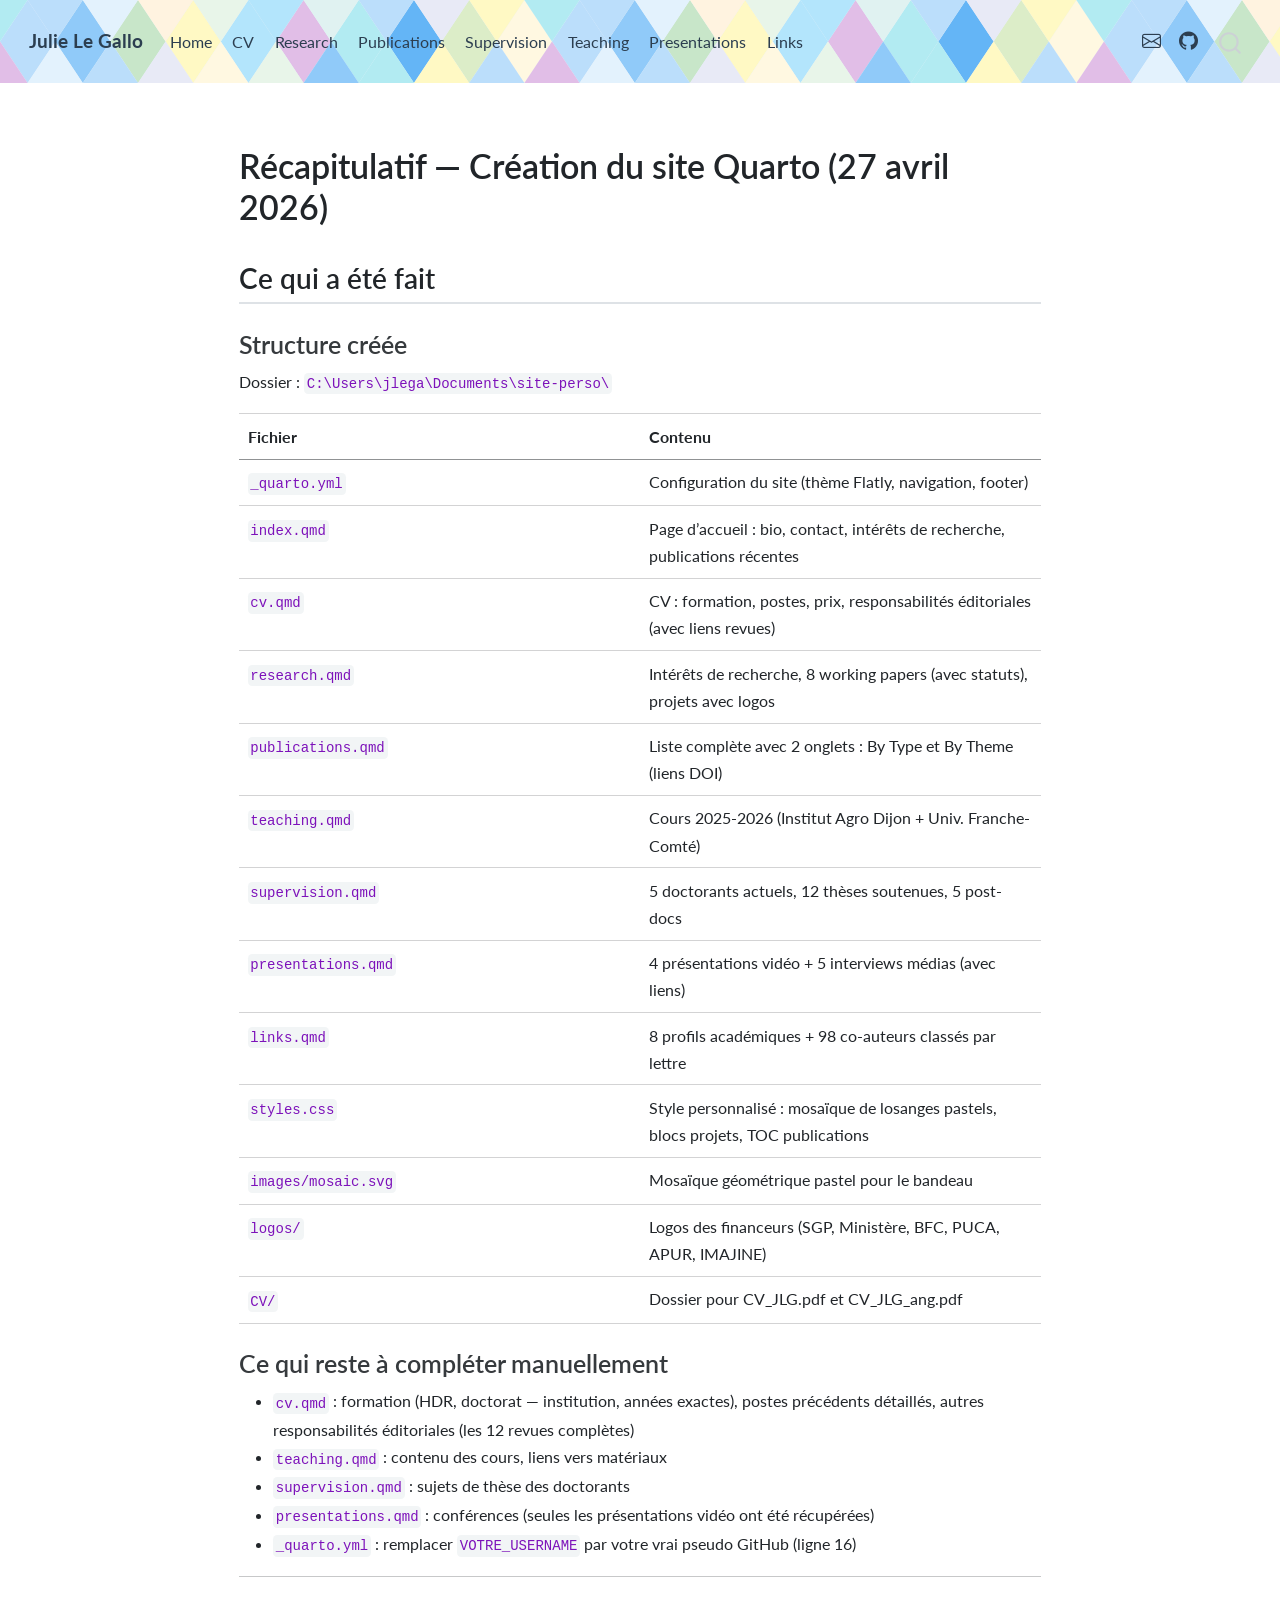
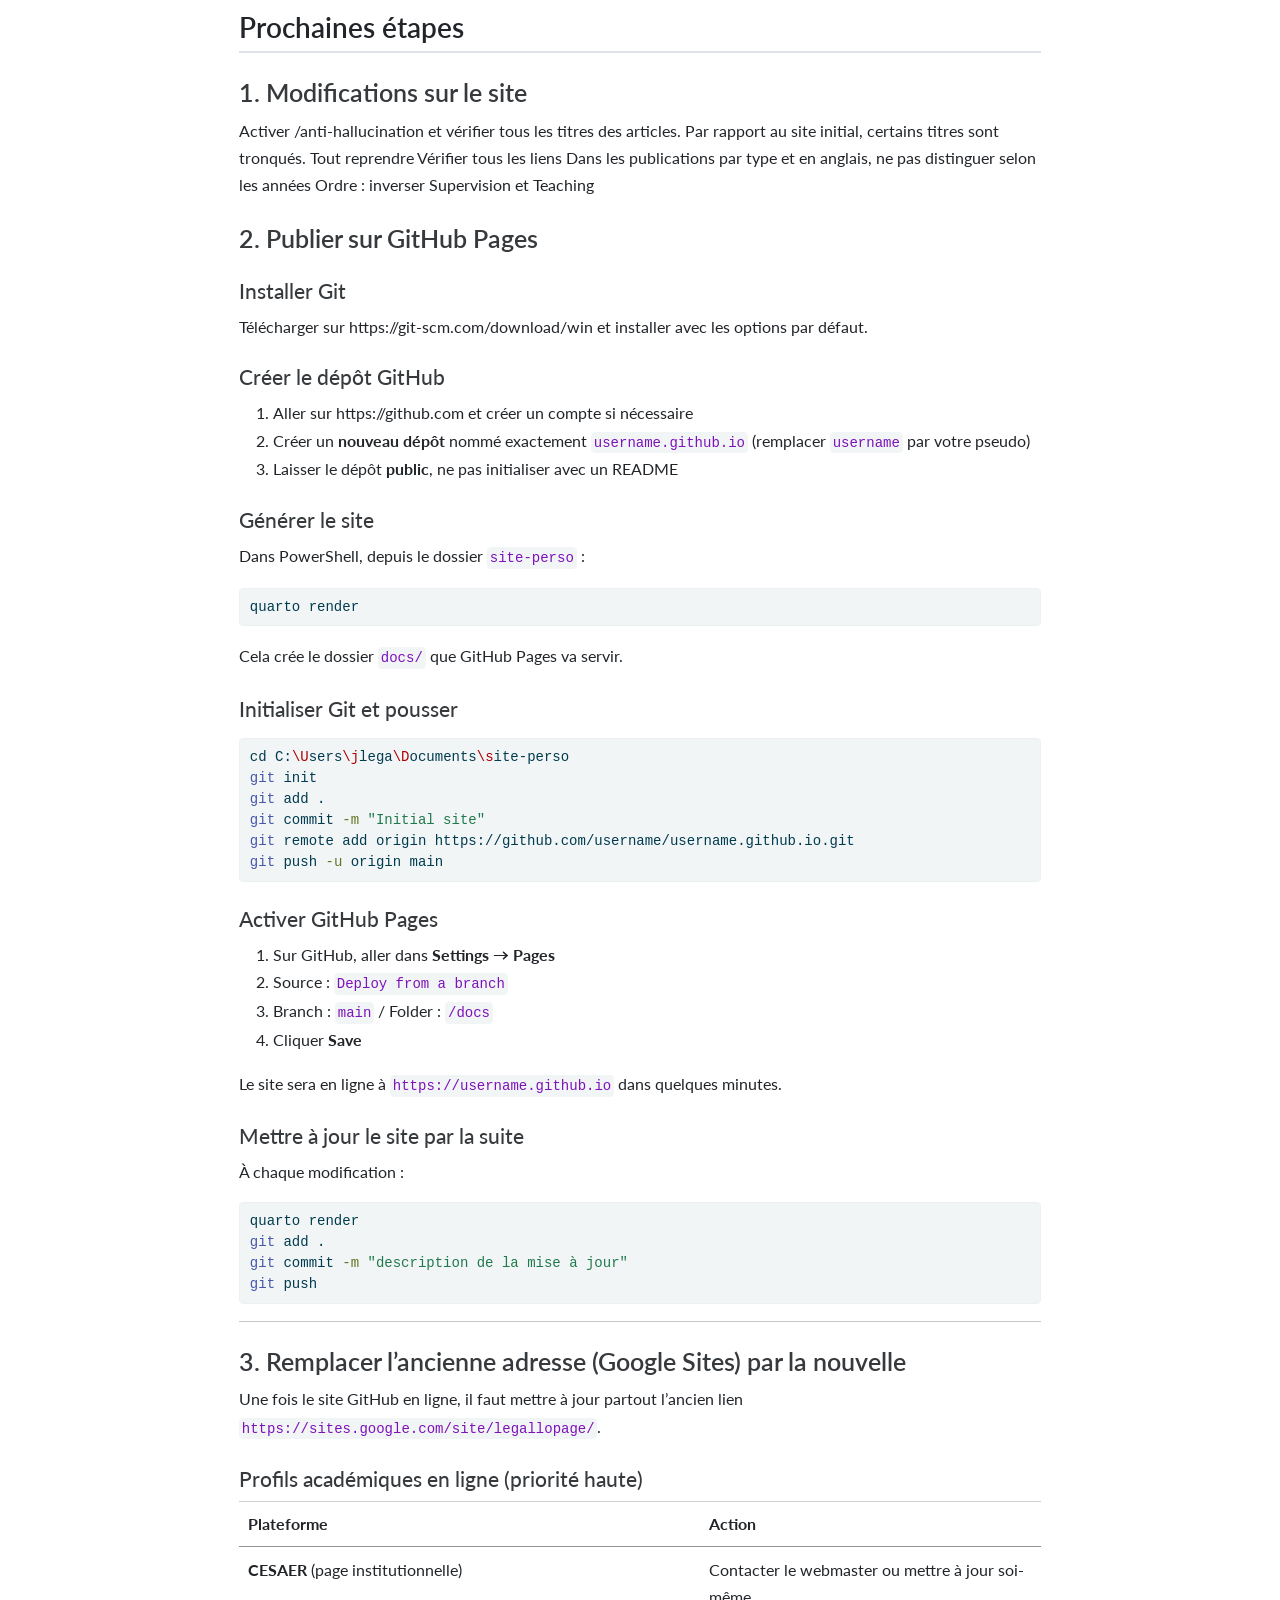
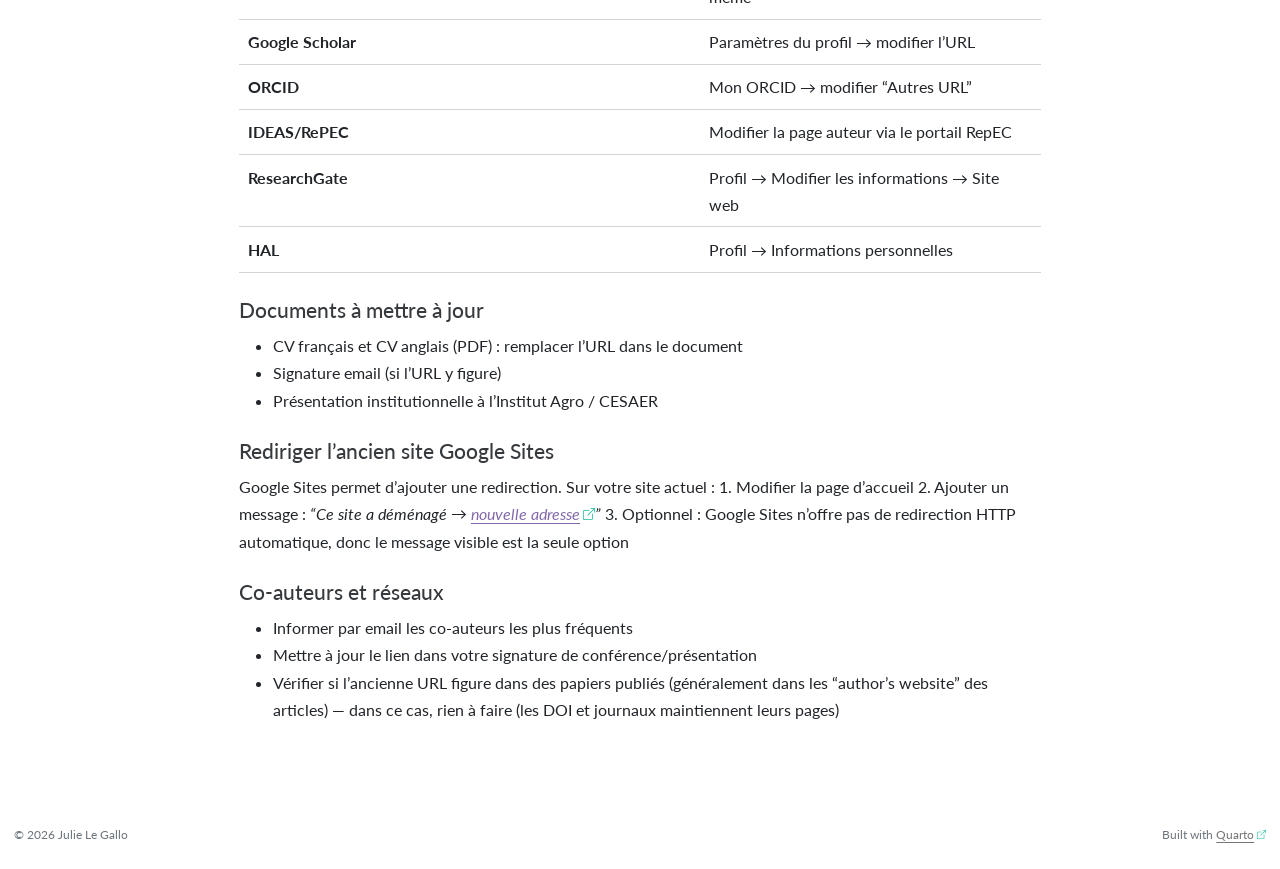
<file: docs/RECAP/RECAP_2026-04-27.html>
<!DOCTYPE html>
<html xmlns="http://www.w3.org/1999/xhtml" lang="en" xml:lang="en"><head>

<meta charset="utf-8">
<meta name="generator" content="quarto-1.9.37">

<meta name="viewport" content="width=device-width, initial-scale=1.0, user-scalable=yes">


<title>recap_2026-04-27 – Julie Le Gallo</title>
<style>
/* Default styles provided by pandoc.
** See https://pandoc.org/MANUAL.html#variables-for-html for config info.
*/
code{white-space: pre-wrap;}
span.smallcaps{font-variant: small-caps;}
div.columns{display: flex; gap: min(4vw, 1.5em);}
div.column{flex: auto; overflow-x: auto;}
div.hanging-indent{margin-left: 1.5em; text-indent: -1.5em;}
ul.task-list{list-style: none;}
ul.task-list li input[type="checkbox"] {
  width: 0.8em;
  margin: 0 0.8em 0.2em -1em; /* quarto-specific, see https://github.com/quarto-dev/quarto-cli/issues/4556 */ 
  vertical-align: middle;
}
/* CSS for syntax highlighting */
html { -webkit-text-size-adjust: 100%; }
pre > code.sourceCode { white-space: pre; position: relative; }
pre > code.sourceCode > span { display: inline-block; line-height: 1.25; }
pre > code.sourceCode > span:empty { height: 1.2em; }
.sourceCode { overflow: visible; }
code.sourceCode > span { color: inherit; text-decoration: inherit; }
div.sourceCode { margin: 1em 0; }
pre.sourceCode { margin: 0; }
@media screen {
div.sourceCode { overflow: auto; }
}
@media print {
pre > code.sourceCode { white-space: pre-wrap; }
pre > code.sourceCode > span { text-indent: -5em; padding-left: 5em; }
}
pre.numberSource code
  { counter-reset: source-line 0; }
pre.numberSource code > span
  { position: relative; left: -4em; counter-increment: source-line; }
pre.numberSource code > span > a:first-child::before
  { content: counter(source-line);
    position: relative; left: -1em; text-align: right; vertical-align: baseline;
    border: none; display: inline-block;
    -webkit-touch-callout: none; -webkit-user-select: none;
    -khtml-user-select: none; -moz-user-select: none;
    -ms-user-select: none; user-select: none;
    padding: 0 4px; width: 4em;
  }
pre.numberSource { margin-left: 3em;  padding-left: 4px; }
div.sourceCode
  {   }
@media screen {
pre > code.sourceCode > span > a:first-child::before { text-decoration: underline; }
}
</style>


<script src="../site_libs/quarto-nav/quarto-nav.js"></script>
<script src="../site_libs/quarto-nav/headroom.min.js"></script>
<script src="../site_libs/clipboard/clipboard.min.js"></script>
<script src="../site_libs/quarto-search/autocomplete.umd.js"></script>
<script src="../site_libs/quarto-search/fuse.min.js"></script>
<script src="../site_libs/quarto-search/quarto-search.js"></script>
<meta name="quarto:offset" content="../">
<link href="../favicon.ico" rel="icon">
<script src="../site_libs/quarto-html/quarto.js" type="module"></script>
<script src="../site_libs/quarto-html/tabsets/tabsets.js" type="module"></script>
<script src="../site_libs/quarto-html/popper.min.js"></script>
<script src="../site_libs/quarto-html/tippy.umd.min.js"></script>
<script src="../site_libs/quarto-html/anchor.min.js"></script>
<link href="../site_libs/quarto-html/tippy.css" rel="stylesheet">
<link href="../site_libs/quarto-html/quarto-syntax-highlighting-7f8f88aac4f3542376d5c11b86a4c14d.css" rel="stylesheet" id="quarto-text-highlighting-styles">
<script src="../site_libs/bootstrap/bootstrap.min.js"></script>
<link href="../site_libs/bootstrap/bootstrap-icons.css" rel="stylesheet">
<link href="../site_libs/bootstrap/bootstrap-6b423f165eeea3787de40cb4f8e821c3.min.css" rel="stylesheet" append-hash="true" id="quarto-bootstrap" data-mode="light">
<script id="quarto-search-options" type="application/json">{
  "location": "navbar",
  "copy-button": false,
  "collapse-after": 3,
  "panel-placement": "end",
  "type": "overlay",
  "limit": 50,
  "keyboard-shortcut": [
    "f",
    "/",
    "s"
  ],
  "show-item-context": false,
  "language": {
    "search-no-results-text": "No results",
    "search-matching-documents-text": "matching documents",
    "search-copy-link-title": "Copy link to search",
    "search-hide-matches-text": "Hide additional matches",
    "search-more-match-text": "more match in this document",
    "search-more-matches-text": "more matches in this document",
    "search-clear-button-title": "Clear",
    "search-text-placeholder": "",
    "search-detached-cancel-button-title": "Cancel",
    "search-submit-button-title": "Submit",
    "search-label": "Search"
  }
}</script>


<link rel="stylesheet" href="../styles.css">
</head>

<body class="nav-fixed fullcontent quarto-light">

<div id="quarto-search-results"></div>
  <header id="quarto-header" class="headroom fixed-top">
    <nav class="navbar navbar-expand-lg " data-bs-theme="dark">
      <div class="navbar-container container-fluid">
      <div class="navbar-brand-container mx-auto">
    <a class="navbar-brand" href="../index.html">
    <span class="navbar-title">Julie Le Gallo</span>
    </a>
  </div>
            <div id="quarto-search" class="" title="Search"></div>
          <button class="navbar-toggler" type="button" data-bs-toggle="collapse" data-bs-target="#navbarCollapse" aria-controls="navbarCollapse" role="menu" aria-expanded="false" aria-label="Toggle navigation" onclick="if (window.quartoToggleHeadroom) { window.quartoToggleHeadroom(); }">
  <span class="navbar-toggler-icon"></span>
</button>
          <div class="collapse navbar-collapse" id="navbarCollapse">
            <ul class="navbar-nav navbar-nav-scroll me-auto">
  <li class="nav-item">
    <a class="nav-link" href="../index.html"> 
<span class="menu-text">Home</span></a>
  </li>  
  <li class="nav-item">
    <a class="nav-link" href="../cv.html"> 
<span class="menu-text">CV</span></a>
  </li>  
  <li class="nav-item">
    <a class="nav-link" href="../research.html"> 
<span class="menu-text">Research</span></a>
  </li>  
  <li class="nav-item">
    <a class="nav-link" href="../publications.html"> 
<span class="menu-text">Publications</span></a>
  </li>  
  <li class="nav-item">
    <a class="nav-link" href="../supervision.html"> 
<span class="menu-text">Supervision</span></a>
  </li>  
  <li class="nav-item">
    <a class="nav-link" href="../teaching.html"> 
<span class="menu-text">Teaching</span></a>
  </li>  
  <li class="nav-item">
    <a class="nav-link" href="../presentations.html"> 
<span class="menu-text">Presentations</span></a>
  </li>  
  <li class="nav-item">
    <a class="nav-link" href="../links.html"> 
<span class="menu-text">Links</span></a>
  </li>  
</ul>
            <ul class="navbar-nav navbar-nav-scroll ms-auto">
  <li class="nav-item compact">
    <a class="nav-link" href="mailto:julie.le-gallo@institut-agro.fr"> <i class="bi bi-envelope" role="img">
</i> 
<span class="menu-text"></span></a>
  </li>  
  <li class="nav-item compact">
    <a class="nav-link" href="https://github.com/jlegallo"> <i class="bi bi-github" role="img">
</i> 
<span class="menu-text"></span></a>
  </li>  
</ul>
          </div> <!-- /navcollapse -->
            <div class="quarto-navbar-tools">
</div>
      </div> <!-- /container-fluid -->
    </nav>
</header>
<!-- content -->
<div id="quarto-content" class="quarto-container page-columns page-rows-contents page-layout-article page-navbar">
<!-- sidebar -->
<!-- margin-sidebar -->
    
<!-- main -->
<main class="content" id="quarto-document-content"><header id="title-block-header" class="quarto-title-block"></header>




<section id="récapitulatif-création-du-site-quarto-27-avril-2026" class="level1">
<h1>Récapitulatif — Création du site Quarto (27 avril 2026)</h1>
<section id="ce-qui-a-été-fait" class="level2">
<h2 class="anchored" data-anchor-id="ce-qui-a-été-fait">Ce qui a été fait</h2>
<section id="structure-créée" class="level3">
<h3 class="anchored" data-anchor-id="structure-créée">Structure créée</h3>
<p>Dossier : <code>C:\Users\jlega\Documents\site-perso\</code></p>
<table class="caption-top table">
<colgroup>
<col style="width: 50%">
<col style="width: 50%">
</colgroup>
<thead>
<tr class="header">
<th>Fichier</th>
<th>Contenu</th>
</tr>
</thead>
<tbody>
<tr class="odd">
<td><code>_quarto.yml</code></td>
<td>Configuration du site (thème Flatly, navigation, footer)</td>
</tr>
<tr class="even">
<td><code>index.qmd</code></td>
<td>Page d’accueil : bio, contact, intérêts de recherche, publications récentes</td>
</tr>
<tr class="odd">
<td><code>cv.qmd</code></td>
<td>CV : formation, postes, prix, responsabilités éditoriales (avec liens revues)</td>
</tr>
<tr class="even">
<td><code>research.qmd</code></td>
<td>Intérêts de recherche, 8 working papers (avec statuts), projets avec logos</td>
</tr>
<tr class="odd">
<td><code>publications.qmd</code></td>
<td>Liste complète avec 2 onglets : By Type et By Theme (liens DOI)</td>
</tr>
<tr class="even">
<td><code>teaching.qmd</code></td>
<td>Cours 2025-2026 (Institut Agro Dijon + Univ. Franche-Comté)</td>
</tr>
<tr class="odd">
<td><code>supervision.qmd</code></td>
<td>5 doctorants actuels, 12 thèses soutenues, 5 post-docs</td>
</tr>
<tr class="even">
<td><code>presentations.qmd</code></td>
<td>4 présentations vidéo + 5 interviews médias (avec liens)</td>
</tr>
<tr class="odd">
<td><code>links.qmd</code></td>
<td>8 profils académiques + 98 co-auteurs classés par lettre</td>
</tr>
<tr class="even">
<td><code>styles.css</code></td>
<td>Style personnalisé : mosaïque de losanges pastels, blocs projets, TOC publications</td>
</tr>
<tr class="odd">
<td><code>images/mosaic.svg</code></td>
<td>Mosaïque géométrique pastel pour le bandeau</td>
</tr>
<tr class="even">
<td><code>logos/</code></td>
<td>Logos des financeurs (SGP, Ministère, BFC, PUCA, APUR, IMAJINE)</td>
</tr>
<tr class="odd">
<td><code>CV/</code></td>
<td>Dossier pour CV_JLG.pdf et CV_JLG_ang.pdf</td>
</tr>
</tbody>
</table>
</section>
<section id="ce-qui-reste-à-compléter-manuellement" class="level3">
<h3 class="anchored" data-anchor-id="ce-qui-reste-à-compléter-manuellement">Ce qui reste à compléter manuellement</h3>
<ul>
<li><code>cv.qmd</code> : formation (HDR, doctorat — institution, années exactes), postes précédents détaillés, autres responsabilités éditoriales (les 12 revues complètes)</li>
<li><code>teaching.qmd</code> : contenu des cours, liens vers matériaux</li>
<li><code>supervision.qmd</code> : sujets de thèse des doctorants</li>
<li><code>presentations.qmd</code> : conférences (seules les présentations vidéo ont été récupérées)</li>
<li><code>_quarto.yml</code> : remplacer <code>VOTRE_USERNAME</code> par votre vrai pseudo GitHub (ligne 16)</li>
</ul>
<hr>
</section>
</section>
<section id="prochaines-étapes" class="level2">
<h2 class="anchored" data-anchor-id="prochaines-étapes">Prochaines étapes</h2>
<section id="modifications-sur-le-site" class="level3">
<h3 class="anchored" data-anchor-id="modifications-sur-le-site">1. Modifications sur le site</h3>
<p>Activer /anti-hallucination et vérifier tous les titres des articles. Par rapport au site initial, certains titres sont tronqués. Tout reprendre Vérifier tous les liens Dans les publications par type et en anglais, ne pas distinguer selon les années Ordre : inverser Supervision et Teaching</p>
</section>
<section id="publier-sur-github-pages" class="level3">
<h3 class="anchored" data-anchor-id="publier-sur-github-pages">2. Publier sur GitHub Pages</h3>
<section id="installer-git" class="level4">
<h4 class="anchored" data-anchor-id="installer-git">Installer Git</h4>
<p>Télécharger sur https://git-scm.com/download/win et installer avec les options par défaut.</p>
</section>
<section id="créer-le-dépôt-github" class="level4">
<h4 class="anchored" data-anchor-id="créer-le-dépôt-github">Créer le dépôt GitHub</h4>
<ol type="1">
<li>Aller sur https://github.com et créer un compte si nécessaire</li>
<li>Créer un <strong>nouveau dépôt</strong> nommé exactement <code>username.github.io</code> (remplacer <code>username</code> par votre pseudo)</li>
<li>Laisser le dépôt <strong>public</strong>, ne pas initialiser avec un README</li>
</ol>
</section>
<section id="générer-le-site" class="level4">
<h4 class="anchored" data-anchor-id="générer-le-site">Générer le site</h4>
<p>Dans PowerShell, depuis le dossier <code>site-perso</code> :</p>
<div class="code-copy-outer-scaffold"><div class="sourceCode" id="cb1"><pre class="sourceCode bash code-with-copy"><code class="sourceCode bash"><span id="cb1-1"><a href="#cb1-1" aria-hidden="true" tabindex="-1"></a><span class="ex">quarto</span> render</span></code></pre></div><button title="Copy to Clipboard" class="code-copy-button"><i class="bi"></i></button></div>
<p>Cela crée le dossier <code>docs/</code> que GitHub Pages va servir.</p>
</section>
<section id="initialiser-git-et-pousser" class="level4">
<h4 class="anchored" data-anchor-id="initialiser-git-et-pousser">Initialiser Git et pousser</h4>
<div class="code-copy-outer-scaffold"><div class="sourceCode" id="cb2"><pre class="sourceCode bash code-with-copy"><code class="sourceCode bash"><span id="cb2-1"><a href="#cb2-1" aria-hidden="true" tabindex="-1"></a><span class="bu">cd</span> C:<span class="dt">\U</span>sers<span class="dt">\j</span>lega<span class="dt">\D</span>ocuments<span class="dt">\s</span>ite-perso</span>
<span id="cb2-2"><a href="#cb2-2" aria-hidden="true" tabindex="-1"></a><span class="fu">git</span> init</span>
<span id="cb2-3"><a href="#cb2-3" aria-hidden="true" tabindex="-1"></a><span class="fu">git</span> add .</span>
<span id="cb2-4"><a href="#cb2-4" aria-hidden="true" tabindex="-1"></a><span class="fu">git</span> commit <span class="at">-m</span> <span class="st">"Initial site"</span></span>
<span id="cb2-5"><a href="#cb2-5" aria-hidden="true" tabindex="-1"></a><span class="fu">git</span> remote add origin https://github.com/username/username.github.io.git</span>
<span id="cb2-6"><a href="#cb2-6" aria-hidden="true" tabindex="-1"></a><span class="fu">git</span> push <span class="at">-u</span> origin main</span></code></pre></div><button title="Copy to Clipboard" class="code-copy-button"><i class="bi"></i></button></div>
</section>
<section id="activer-github-pages" class="level4">
<h4 class="anchored" data-anchor-id="activer-github-pages">Activer GitHub Pages</h4>
<ol type="1">
<li>Sur GitHub, aller dans <strong>Settings → Pages</strong></li>
<li>Source : <code>Deploy from a branch</code></li>
<li>Branch : <code>main</code> / Folder : <code>/docs</code></li>
<li>Cliquer <strong>Save</strong></li>
</ol>
<p>Le site sera en ligne à <code>https://username.github.io</code> dans quelques minutes.</p>
</section>
<section id="mettre-à-jour-le-site-par-la-suite" class="level4">
<h4 class="anchored" data-anchor-id="mettre-à-jour-le-site-par-la-suite">Mettre à jour le site par la suite</h4>
<p>À chaque modification :</p>
<div class="code-copy-outer-scaffold"><div class="sourceCode" id="cb3"><pre class="sourceCode bash code-with-copy"><code class="sourceCode bash"><span id="cb3-1"><a href="#cb3-1" aria-hidden="true" tabindex="-1"></a><span class="ex">quarto</span> render</span>
<span id="cb3-2"><a href="#cb3-2" aria-hidden="true" tabindex="-1"></a><span class="fu">git</span> add .</span>
<span id="cb3-3"><a href="#cb3-3" aria-hidden="true" tabindex="-1"></a><span class="fu">git</span> commit <span class="at">-m</span> <span class="st">"description de la mise à jour"</span></span>
<span id="cb3-4"><a href="#cb3-4" aria-hidden="true" tabindex="-1"></a><span class="fu">git</span> push</span></code></pre></div><button title="Copy to Clipboard" class="code-copy-button"><i class="bi"></i></button></div>
<hr>
</section>
</section>
<section id="remplacer-lancienne-adresse-google-sites-par-la-nouvelle" class="level3">
<h3 class="anchored" data-anchor-id="remplacer-lancienne-adresse-google-sites-par-la-nouvelle">3. Remplacer l’ancienne adresse (Google Sites) par la nouvelle</h3>
<p>Une fois le site GitHub en ligne, il faut mettre à jour partout l’ancien lien <code>https://sites.google.com/site/legallopage/</code>.</p>
<section id="profils-académiques-en-ligne-priorité-haute" class="level4">
<h4 class="anchored" data-anchor-id="profils-académiques-en-ligne-priorité-haute">Profils académiques en ligne (priorité haute)</h4>
<table class="caption-top table">
<colgroup>
<col style="width: 57%">
<col style="width: 42%">
</colgroup>
<thead>
<tr class="header">
<th>Plateforme</th>
<th>Action</th>
</tr>
</thead>
<tbody>
<tr class="odd">
<td><strong>CESAER</strong> (page institutionnelle)</td>
<td>Contacter le webmaster ou mettre à jour soi-même</td>
</tr>
<tr class="even">
<td><strong>Google Scholar</strong></td>
<td>Paramètres du profil → modifier l’URL</td>
</tr>
<tr class="odd">
<td><strong>ORCID</strong></td>
<td>Mon ORCID → modifier “Autres URL”</td>
</tr>
<tr class="even">
<td><strong>IDEAS/RePEC</strong></td>
<td>Modifier la page auteur via le portail RepEC</td>
</tr>
<tr class="odd">
<td><strong>ResearchGate</strong></td>
<td>Profil → Modifier les informations → Site web</td>
</tr>
<tr class="even">
<td><strong>HAL</strong></td>
<td>Profil → Informations personnelles</td>
</tr>
</tbody>
</table>
</section>
<section id="documents-à-mettre-à-jour" class="level4">
<h4 class="anchored" data-anchor-id="documents-à-mettre-à-jour">Documents à mettre à jour</h4>
<ul>
<li>CV français et CV anglais (PDF) : remplacer l’URL dans le document</li>
<li>Signature email (si l’URL y figure)</li>
<li>Présentation institutionnelle à l’Institut Agro / CESAER</li>
</ul>
</section>
<section id="rediriger-lancien-site-google-sites" class="level4">
<h4 class="anchored" data-anchor-id="rediriger-lancien-site-google-sites">Rediriger l’ancien site Google Sites</h4>
<p>Google Sites permet d’ajouter une redirection. Sur votre site actuel : 1. Modifier la page d’accueil 2. Ajouter un message : <em>“Ce site a déménagé → <a href="https://username.github.io">nouvelle adresse</a>”</em> 3. Optionnel : Google Sites n’offre pas de redirection HTTP automatique, donc le message visible est la seule option</p>
</section>
<section id="co-auteurs-et-réseaux" class="level4">
<h4 class="anchored" data-anchor-id="co-auteurs-et-réseaux">Co-auteurs et réseaux</h4>
<ul>
<li>Informer par email les co-auteurs les plus fréquents</li>
<li>Mettre à jour le lien dans votre signature de conférence/présentation</li>
<li>Vérifier si l’ancienne URL figure dans des papiers publiés (généralement dans les “author’s website” des articles) — dans ce cas, rien à faire (les DOI et journaux maintiennent leurs pages)</li>
</ul>


</section>
</section>
</section>
</section>

</main> <!-- /main -->
<script id="quarto-html-after-body" type="application/javascript">
  window.document.addEventListener("DOMContentLoaded", function (event) {
    const icon = "";
    const anchorJS = new window.AnchorJS();
    anchorJS.options = {
      placement: 'right',
      icon: icon
    };
    anchorJS.add('.anchored');
    const isCodeAnnotation = (el) => {
      for (const clz of el.classList) {
        if (clz.startsWith('code-annotation-')) {                     
          return true;
        }
      }
      return false;
    }
    const onCopySuccess = function(e) {
      // button target
      const button = e.trigger;
      // don't keep focus
      button.blur();
      // flash "checked"
      button.classList.add('code-copy-button-checked');
      var currentTitle = button.getAttribute("title");
      button.setAttribute("title", "Copied!");
      let tooltip;
      if (window.bootstrap) {
        button.setAttribute("data-bs-toggle", "tooltip");
        button.setAttribute("data-bs-placement", "left");
        button.setAttribute("data-bs-title", "Copied!");
        tooltip = new bootstrap.Tooltip(button, 
          { trigger: "manual", 
            customClass: "code-copy-button-tooltip",
            offset: [0, -8]});
        tooltip.show();    
      }
      setTimeout(function() {
        if (tooltip) {
          tooltip.hide();
          button.removeAttribute("data-bs-title");
          button.removeAttribute("data-bs-toggle");
          button.removeAttribute("data-bs-placement");
        }
        button.setAttribute("title", currentTitle);
        button.classList.remove('code-copy-button-checked');
      }, 1000);
      // clear code selection
      e.clearSelection();
    }
    const getTextToCopy = function(trigger) {
      const outerScaffold = trigger.parentElement.cloneNode(true);
      const codeEl = outerScaffold.querySelector('code');
      for (const childEl of codeEl.children) {
        if (isCodeAnnotation(childEl)) {
          childEl.remove();
        }
      }
      return codeEl.innerText;
    }
    const clipboard = new window.ClipboardJS('.code-copy-button:not([data-in-quarto-modal])', {
      text: getTextToCopy
    });
    clipboard.on('success', onCopySuccess);
    if (window.document.getElementById('quarto-embedded-source-code-modal')) {
      const clipboardModal = new window.ClipboardJS('.code-copy-button[data-in-quarto-modal]', {
        text: getTextToCopy,
        container: window.document.getElementById('quarto-embedded-source-code-modal')
      });
      clipboardModal.on('success', onCopySuccess);
    }
      var localhostRegex = new RegExp(/^(?:http|https):\/\/localhost\:?[0-9]*\//);
      var mailtoRegex = new RegExp(/^mailto:/);
        var filterRegex = new RegExp('/' + window.location.host + '/');
      var isInternal = (href) => {
          return filterRegex.test(href) || localhostRegex.test(href) || mailtoRegex.test(href);
      }
      // Inspect non-navigation links and adorn them if external
     var links = window.document.querySelectorAll('a[href]:not(.nav-link):not(.navbar-brand):not(.toc-action):not(.sidebar-link):not(.sidebar-item-toggle):not(.pagination-link):not(.no-external):not([aria-hidden]):not(.dropdown-item):not(.quarto-navigation-tool):not(.about-link)');
      for (var i=0; i<links.length; i++) {
        const link = links[i];
        if (!isInternal(link.href)) {
          // undo the damage that might have been done by quarto-nav.js in the case of
          // links that we want to consider external
          if (link.dataset.originalHref !== undefined) {
            link.href = link.dataset.originalHref;
          }
            // target, if specified
            link.setAttribute("target", "_blank");
            if (link.getAttribute("rel") === null) {
              link.setAttribute("rel", "noopener");
            }
            // default icon
            link.classList.add("external");
        }
      }
    function tippyHover(el, contentFn, onTriggerFn, onUntriggerFn) {
      const config = {
        allowHTML: true,
        maxWidth: 500,
        delay: 100,
        arrow: false,
        appendTo: function(el) {
            return el.parentElement;
        },
        interactive: true,
        interactiveBorder: 10,
        theme: 'quarto',
        placement: 'bottom-start',
      };
      if (contentFn) {
        config.content = contentFn;
      }
      if (onTriggerFn) {
        config.onTrigger = onTriggerFn;
      }
      if (onUntriggerFn) {
        config.onUntrigger = onUntriggerFn;
      }
      window.tippy(el, config); 
    }
    const noterefs = window.document.querySelectorAll('a[role="doc-noteref"]');
    for (var i=0; i<noterefs.length; i++) {
      const ref = noterefs[i];
      tippyHover(ref, function() {
        // use id or data attribute instead here
        let href = ref.getAttribute('data-footnote-href') || ref.getAttribute('href');
        try { href = new URL(href).hash; } catch {}
        const id = href.replace(/^#\/?/, "");
        const note = window.document.getElementById(id);
        if (note) {
          return note.innerHTML;
        } else {
          return "";
        }
      });
    }
    const xrefs = window.document.querySelectorAll('a.quarto-xref');
    const processXRef = (id, note) => {
      // Strip column container classes
      const stripColumnClz = (el) => {
        el.classList.remove("page-full", "page-columns");
        if (el.children) {
          for (const child of el.children) {
            stripColumnClz(child);
          }
        }
      }
      stripColumnClz(note)
      if (id === null || id.startsWith('sec-')) {
        // Special case sections, only their first couple elements
        const container = document.createElement("div");
        if (note.children && note.children.length > 2) {
          container.appendChild(note.children[0].cloneNode(true));
          for (let i = 1; i < note.children.length; i++) {
            const child = note.children[i];
            if (child.tagName === "P" && child.innerText === "") {
              continue;
            } else {
              container.appendChild(child.cloneNode(true));
              break;
            }
          }
          if (window.Quarto?.typesetMath) {
            window.Quarto.typesetMath(container);
          }
          return container.innerHTML
        } else {
          if (window.Quarto?.typesetMath) {
            window.Quarto.typesetMath(note);
          }
          return note.innerHTML;
        }
      } else {
        // Remove any anchor links if they are present
        const anchorLink = note.querySelector('a.anchorjs-link');
        if (anchorLink) {
          anchorLink.remove();
        }
        if (window.Quarto?.typesetMath) {
          window.Quarto.typesetMath(note);
        }
        if (note.classList.contains("callout")) {
          return note.outerHTML;
        } else {
          return note.innerHTML;
        }
      }
    }
    for (var i=0; i<xrefs.length; i++) {
      const xref = xrefs[i];
      tippyHover(xref, undefined, function(instance) {
        instance.disable();
        let url = xref.getAttribute('href');
        let hash = undefined; 
        if (url.startsWith('#')) {
          hash = url;
        } else {
          try { hash = new URL(url).hash; } catch {}
        }
        if (hash) {
          const id = hash.replace(/^#\/?/, "");
          const note = window.document.getElementById(id);
          if (note !== null) {
            try {
              const html = processXRef(id, note.cloneNode(true));
              instance.setContent(html);
            } finally {
              instance.enable();
              instance.show();
            }
          } else {
            // See if we can fetch this
            fetch(url.split('#')[0])
            .then(res => res.text())
            .then(html => {
              const parser = new DOMParser();
              const htmlDoc = parser.parseFromString(html, "text/html");
              const note = htmlDoc.getElementById(id);
              if (note !== null) {
                const html = processXRef(id, note);
                instance.setContent(html);
              } 
            }).finally(() => {
              instance.enable();
              instance.show();
            });
          }
        } else {
          // See if we can fetch a full url (with no hash to target)
          // This is a special case and we should probably do some content thinning / targeting
          fetch(url)
          .then(res => res.text())
          .then(html => {
            const parser = new DOMParser();
            const htmlDoc = parser.parseFromString(html, "text/html");
            const note = htmlDoc.querySelector('main.content');
            if (note !== null) {
              // This should only happen for chapter cross references
              // (since there is no id in the URL)
              // remove the first header
              if (note.children.length > 0 && note.children[0].tagName === "HEADER") {
                note.children[0].remove();
              }
              const html = processXRef(null, note);
              instance.setContent(html);
            } 
          }).finally(() => {
            instance.enable();
            instance.show();
          });
        }
      }, function(instance) {
      });
    }
        let selectedAnnoteEl;
        const selectorForAnnotation = ( cell, annotation) => {
          let cellAttr = 'data-code-cell="' + cell + '"';
          let lineAttr = 'data-code-annotation="' +  annotation + '"';
          const selector = 'span[' + cellAttr + '][' + lineAttr + ']';
          return selector;
        }
        const selectCodeLines = (annoteEl) => {
          const doc = window.document;
          const targetCell = annoteEl.getAttribute("data-target-cell");
          const targetAnnotation = annoteEl.getAttribute("data-target-annotation");
          const annoteSpan = window.document.querySelector(selectorForAnnotation(targetCell, targetAnnotation));
          const lines = annoteSpan.getAttribute("data-code-lines").split(",");
          const lineIds = lines.map((line) => {
            return targetCell + "-" + line;
          })
          let top = null;
          let height = null;
          let parent = null;
          if (lineIds.length > 0) {
              //compute the position of the single el (top and bottom and make a div)
              const el = window.document.getElementById(lineIds[0]);
              top = el.offsetTop;
              height = el.offsetHeight;
              parent = el.parentElement.parentElement;
            if (lineIds.length > 1) {
              const lastEl = window.document.getElementById(lineIds[lineIds.length - 1]);
              const bottom = lastEl.offsetTop + lastEl.offsetHeight;
              height = bottom - top;
            }
            if (top !== null && height !== null && parent !== null) {
              // cook up a div (if necessary) and position it 
              let div = window.document.getElementById("code-annotation-line-highlight");
              if (div === null) {
                div = window.document.createElement("div");
                div.setAttribute("id", "code-annotation-line-highlight");
                div.style.position = 'absolute';
                parent.appendChild(div);
              }
              div.style.top = top - 2 + "px";
              div.style.height = height + 4 + "px";
              div.style.left = 0;
              let gutterDiv = window.document.getElementById("code-annotation-line-highlight-gutter");
              if (gutterDiv === null) {
                gutterDiv = window.document.createElement("div");
                gutterDiv.setAttribute("id", "code-annotation-line-highlight-gutter");
                gutterDiv.style.position = 'absolute';
                const codeCell = window.document.getElementById(targetCell);
                const gutter = codeCell.querySelector('.code-annotation-gutter');
                gutter.appendChild(gutterDiv);
              }
              gutterDiv.style.top = top - 2 + "px";
              gutterDiv.style.height = height + 4 + "px";
            }
            selectedAnnoteEl = annoteEl;
          }
        };
        const unselectCodeLines = () => {
          const elementsIds = ["code-annotation-line-highlight", "code-annotation-line-highlight-gutter"];
          elementsIds.forEach((elId) => {
            const div = window.document.getElementById(elId);
            if (div) {
              div.remove();
            }
          });
          selectedAnnoteEl = undefined;
        };
          // Handle positioning of the toggle
      window.addEventListener(
        "resize",
        throttle(() => {
          elRect = undefined;
          if (selectedAnnoteEl) {
            selectCodeLines(selectedAnnoteEl);
          }
        }, 10)
      );
      function throttle(fn, ms) {
      let throttle = false;
      let timer;
        return (...args) => {
          if(!throttle) { // first call gets through
              fn.apply(this, args);
              throttle = true;
          } else { // all the others get throttled
              if(timer) clearTimeout(timer); // cancel #2
              timer = setTimeout(() => {
                fn.apply(this, args);
                timer = throttle = false;
              }, ms);
          }
        };
      }
        // Attach click handler to the DT
        const annoteDls = window.document.querySelectorAll('dt[data-target-cell]');
        for (const annoteDlNode of annoteDls) {
          annoteDlNode.addEventListener('click', (event) => {
            const clickedEl = event.target;
            if (clickedEl !== selectedAnnoteEl) {
              unselectCodeLines();
              const activeEl = window.document.querySelector('dt[data-target-cell].code-annotation-active');
              if (activeEl) {
                activeEl.classList.remove('code-annotation-active');
              }
              selectCodeLines(clickedEl);
              clickedEl.classList.add('code-annotation-active');
            } else {
              // Unselect the line
              unselectCodeLines();
              clickedEl.classList.remove('code-annotation-active');
            }
          });
        }
    const findCites = (el) => {
      const parentEl = el.parentElement;
      if (parentEl) {
        const cites = parentEl.dataset.cites;
        if (cites) {
          return {
            el,
            cites: cites.split(' ')
          };
        } else {
          return findCites(el.parentElement)
        }
      } else {
        return undefined;
      }
    };
    var bibliorefs = window.document.querySelectorAll('a[role="doc-biblioref"]');
    for (var i=0; i<bibliorefs.length; i++) {
      const ref = bibliorefs[i];
      const citeInfo = findCites(ref);
      if (citeInfo) {
        tippyHover(citeInfo.el, function() {
          var popup = window.document.createElement('div');
          citeInfo.cites.forEach(function(cite) {
            var citeDiv = window.document.createElement('div');
            citeDiv.classList.add('hanging-indent');
            citeDiv.classList.add('csl-entry');
            var biblioDiv = window.document.getElementById('ref-' + cite);
            if (biblioDiv) {
              citeDiv.innerHTML = biblioDiv.innerHTML;
            }
            popup.appendChild(citeDiv);
          });
          return popup.innerHTML;
        });
      }
    }
  });
  </script>
</div> <!-- /content -->
<footer class="footer">
  <div class="nav-footer">
    <div class="nav-footer-left">
<p>© 2026 Julie Le Gallo</p>
</div>   
    <div class="nav-footer-center">
      &nbsp;
    </div>
    <div class="nav-footer-right">
<p>Built with <a href="https://quarto.org">Quarto</a></p>
</div>
  </div>
</footer>




</body></html>
</file>
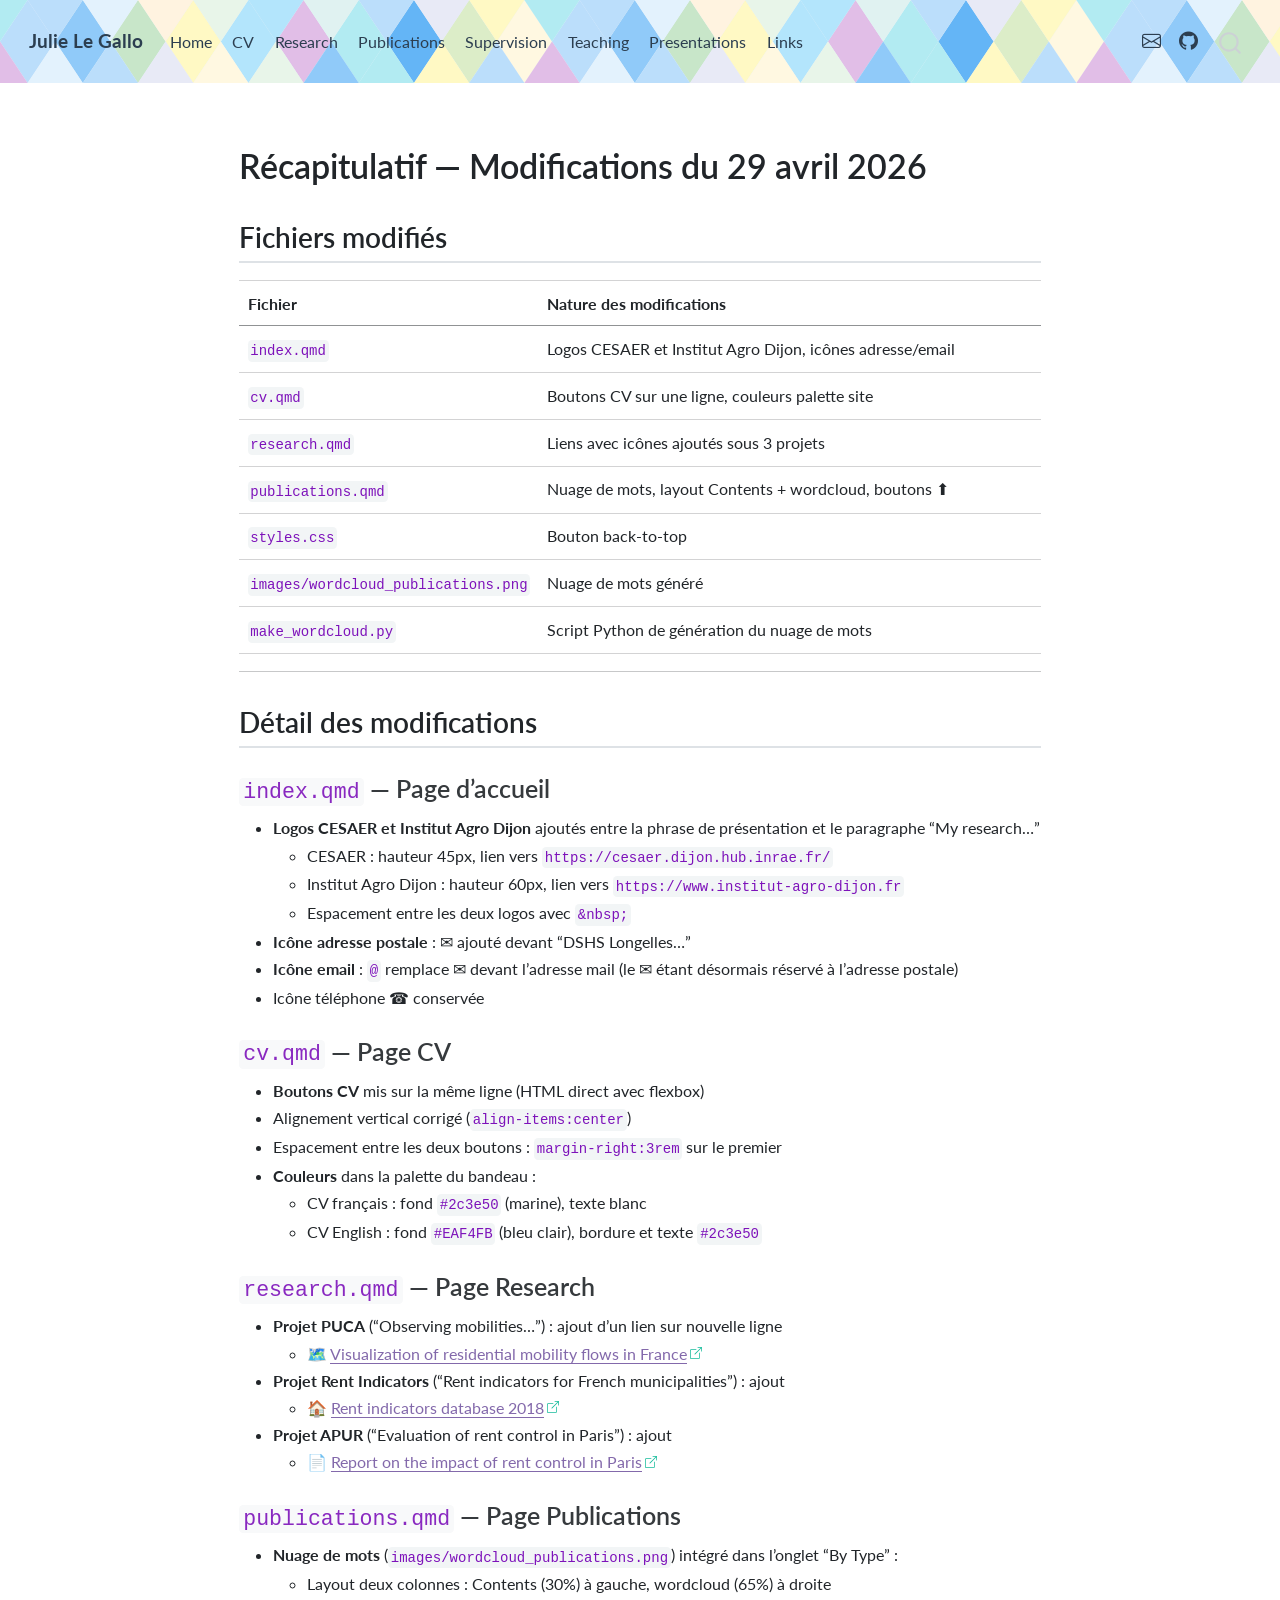
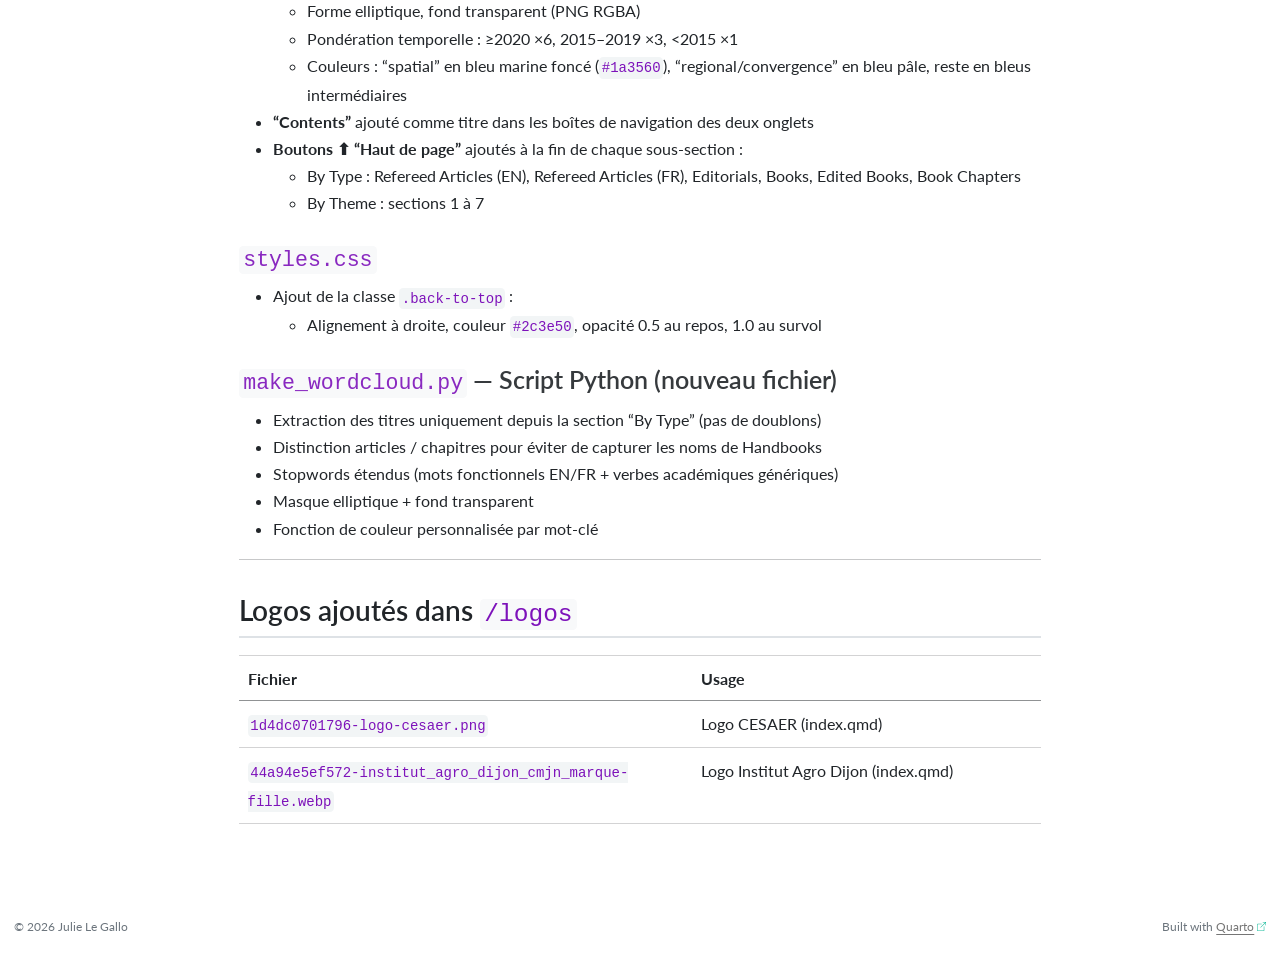
<file: docs/RECAP/RECAP_2026-04-29.html>
<!DOCTYPE html>
<html xmlns="http://www.w3.org/1999/xhtml" lang="en" xml:lang="en"><head>

<meta charset="utf-8">
<meta name="generator" content="quarto-1.9.37">

<meta name="viewport" content="width=device-width, initial-scale=1.0, user-scalable=yes">


<title>recap_2026-04-29 – Julie Le Gallo</title>
<style>
/* Default styles provided by pandoc.
** See https://pandoc.org/MANUAL.html#variables-for-html for config info.
*/
code{white-space: pre-wrap;}
span.smallcaps{font-variant: small-caps;}
div.columns{display: flex; gap: min(4vw, 1.5em);}
div.column{flex: auto; overflow-x: auto;}
div.hanging-indent{margin-left: 1.5em; text-indent: -1.5em;}
ul.task-list{list-style: none;}
ul.task-list li input[type="checkbox"] {
  width: 0.8em;
  margin: 0 0.8em 0.2em -1em; /* quarto-specific, see https://github.com/quarto-dev/quarto-cli/issues/4556 */ 
  vertical-align: middle;
}
</style>


<script src="../site_libs/quarto-nav/quarto-nav.js"></script>
<script src="../site_libs/quarto-nav/headroom.min.js"></script>
<script src="../site_libs/clipboard/clipboard.min.js"></script>
<script src="../site_libs/quarto-search/autocomplete.umd.js"></script>
<script src="../site_libs/quarto-search/fuse.min.js"></script>
<script src="../site_libs/quarto-search/quarto-search.js"></script>
<meta name="quarto:offset" content="../">
<link href="../favicon.ico" rel="icon">
<script src="../site_libs/quarto-html/quarto.js" type="module"></script>
<script src="../site_libs/quarto-html/tabsets/tabsets.js" type="module"></script>
<script src="../site_libs/quarto-html/popper.min.js"></script>
<script src="../site_libs/quarto-html/tippy.umd.min.js"></script>
<script src="../site_libs/quarto-html/anchor.min.js"></script>
<link href="../site_libs/quarto-html/tippy.css" rel="stylesheet">
<link href="../site_libs/quarto-html/quarto-syntax-highlighting-7f8f88aac4f3542376d5c11b86a4c14d.css" rel="stylesheet" id="quarto-text-highlighting-styles">
<script src="../site_libs/bootstrap/bootstrap.min.js"></script>
<link href="../site_libs/bootstrap/bootstrap-icons.css" rel="stylesheet">
<link href="../site_libs/bootstrap/bootstrap-6b423f165eeea3787de40cb4f8e821c3.min.css" rel="stylesheet" append-hash="true" id="quarto-bootstrap" data-mode="light">
<script id="quarto-search-options" type="application/json">{
  "location": "navbar",
  "copy-button": false,
  "collapse-after": 3,
  "panel-placement": "end",
  "type": "overlay",
  "limit": 50,
  "keyboard-shortcut": [
    "f",
    "/",
    "s"
  ],
  "show-item-context": false,
  "language": {
    "search-no-results-text": "No results",
    "search-matching-documents-text": "matching documents",
    "search-copy-link-title": "Copy link to search",
    "search-hide-matches-text": "Hide additional matches",
    "search-more-match-text": "more match in this document",
    "search-more-matches-text": "more matches in this document",
    "search-clear-button-title": "Clear",
    "search-text-placeholder": "",
    "search-detached-cancel-button-title": "Cancel",
    "search-submit-button-title": "Submit",
    "search-label": "Search"
  }
}</script>


<link rel="stylesheet" href="../styles.css">
</head>

<body class="nav-fixed fullcontent quarto-light">

<div id="quarto-search-results"></div>
  <header id="quarto-header" class="headroom fixed-top">
    <nav class="navbar navbar-expand-lg " data-bs-theme="dark">
      <div class="navbar-container container-fluid">
      <div class="navbar-brand-container mx-auto">
    <a class="navbar-brand" href="../index.html">
    <span class="navbar-title">Julie Le Gallo</span>
    </a>
  </div>
            <div id="quarto-search" class="" title="Search"></div>
          <button class="navbar-toggler" type="button" data-bs-toggle="collapse" data-bs-target="#navbarCollapse" aria-controls="navbarCollapse" role="menu" aria-expanded="false" aria-label="Toggle navigation" onclick="if (window.quartoToggleHeadroom) { window.quartoToggleHeadroom(); }">
  <span class="navbar-toggler-icon"></span>
</button>
          <div class="collapse navbar-collapse" id="navbarCollapse">
            <ul class="navbar-nav navbar-nav-scroll me-auto">
  <li class="nav-item">
    <a class="nav-link" href="../index.html"> 
<span class="menu-text">Home</span></a>
  </li>  
  <li class="nav-item">
    <a class="nav-link" href="../cv.html"> 
<span class="menu-text">CV</span></a>
  </li>  
  <li class="nav-item">
    <a class="nav-link" href="../research.html"> 
<span class="menu-text">Research</span></a>
  </li>  
  <li class="nav-item">
    <a class="nav-link" href="../publications.html"> 
<span class="menu-text">Publications</span></a>
  </li>  
  <li class="nav-item">
    <a class="nav-link" href="../supervision.html"> 
<span class="menu-text">Supervision</span></a>
  </li>  
  <li class="nav-item">
    <a class="nav-link" href="../teaching.html"> 
<span class="menu-text">Teaching</span></a>
  </li>  
  <li class="nav-item">
    <a class="nav-link" href="../presentations.html"> 
<span class="menu-text">Presentations</span></a>
  </li>  
  <li class="nav-item">
    <a class="nav-link" href="../links.html"> 
<span class="menu-text">Links</span></a>
  </li>  
</ul>
            <ul class="navbar-nav navbar-nav-scroll ms-auto">
  <li class="nav-item compact">
    <a class="nav-link" href="mailto:julie.le-gallo@institut-agro.fr"> <i class="bi bi-envelope" role="img">
</i> 
<span class="menu-text"></span></a>
  </li>  
  <li class="nav-item compact">
    <a class="nav-link" href="https://github.com/jlegallo"> <i class="bi bi-github" role="img">
</i> 
<span class="menu-text"></span></a>
  </li>  
</ul>
          </div> <!-- /navcollapse -->
            <div class="quarto-navbar-tools">
</div>
      </div> <!-- /container-fluid -->
    </nav>
</header>
<!-- content -->
<div id="quarto-content" class="quarto-container page-columns page-rows-contents page-layout-article page-navbar">
<!-- sidebar -->
<!-- margin-sidebar -->
    
<!-- main -->
<main class="content" id="quarto-document-content"><header id="title-block-header" class="quarto-title-block"></header>




<section id="récapitulatif-modifications-du-29-avril-2026" class="level1">
<h1>Récapitulatif — Modifications du 29 avril 2026</h1>
<section id="fichiers-modifiés" class="level2">
<h2 class="anchored" data-anchor-id="fichiers-modifiés">Fichiers modifiés</h2>
<table class="caption-top table">
<colgroup>
<col style="width: 25%">
<col style="width: 74%">
</colgroup>
<thead>
<tr class="header">
<th>Fichier</th>
<th>Nature des modifications</th>
</tr>
</thead>
<tbody>
<tr class="odd">
<td><code>index.qmd</code></td>
<td>Logos CESAER et Institut Agro Dijon, icônes adresse/email</td>
</tr>
<tr class="even">
<td><code>cv.qmd</code></td>
<td>Boutons CV sur une ligne, couleurs palette site</td>
</tr>
<tr class="odd">
<td><code>research.qmd</code></td>
<td>Liens avec icônes ajoutés sous 3 projets</td>
</tr>
<tr class="even">
<td><code>publications.qmd</code></td>
<td>Nuage de mots, layout Contents + wordcloud, boutons ⬆</td>
</tr>
<tr class="odd">
<td><code>styles.css</code></td>
<td>Bouton back-to-top</td>
</tr>
<tr class="even">
<td><code>images/wordcloud_publications.png</code></td>
<td>Nuage de mots généré</td>
</tr>
<tr class="odd">
<td><code>make_wordcloud.py</code></td>
<td>Script Python de génération du nuage de mots</td>
</tr>
</tbody>
</table>
<hr>
</section>
<section id="détail-des-modifications" class="level2">
<h2 class="anchored" data-anchor-id="détail-des-modifications">Détail des modifications</h2>
<section id="index.qmd-page-daccueil" class="level3">
<h3 class="anchored" data-anchor-id="index.qmd-page-daccueil"><code>index.qmd</code> — Page d’accueil</h3>
<ul>
<li><strong>Logos CESAER et Institut Agro Dijon</strong> ajoutés entre la phrase de présentation et le paragraphe “My research…”
<ul>
<li>CESAER : hauteur 45px, lien vers <code>https://cesaer.dijon.hub.inrae.fr/</code></li>
<li>Institut Agro Dijon : hauteur 60px, lien vers <code>https://www.institut-agro-dijon.fr</code></li>
<li>Espacement entre les deux logos avec <code>&amp;nbsp;</code></li>
</ul></li>
<li><strong>Icône adresse postale</strong> : ✉ ajouté devant “DSHS Longelles…”</li>
<li><strong>Icône email</strong> : <code>@</code> remplace ✉ devant l’adresse mail (le ✉ étant désormais réservé à l’adresse postale)</li>
<li>Icône téléphone ☎ conservée</li>
</ul>
</section>
<section id="cv.qmd-page-cv" class="level3">
<h3 class="anchored" data-anchor-id="cv.qmd-page-cv"><code>cv.qmd</code> — Page CV</h3>
<ul>
<li><strong>Boutons CV</strong> mis sur la même ligne (HTML direct avec flexbox)</li>
<li>Alignement vertical corrigé (<code>align-items:center</code>)</li>
<li>Espacement entre les deux boutons : <code>margin-right:3rem</code> sur le premier</li>
<li><strong>Couleurs</strong> dans la palette du bandeau :
<ul>
<li>CV français : fond <code>#2c3e50</code> (marine), texte blanc</li>
<li>CV English : fond <code>#EAF4FB</code> (bleu clair), bordure et texte <code>#2c3e50</code></li>
</ul></li>
</ul>
</section>
<section id="research.qmd-page-research" class="level3">
<h3 class="anchored" data-anchor-id="research.qmd-page-research"><code>research.qmd</code> — Page Research</h3>
<ul>
<li><strong>Projet PUCA</strong> (“Observing mobilities…”) : ajout d’un lien sur nouvelle ligne
<ul>
<li>🗺️ <a href="https://exode-urbain-carto.figli.io/">Visualization of residential mobility flows in France</a></li>
</ul></li>
<li><strong>Projet Rent Indicators</strong> (“Rent indicators for French municipalities”) : ajout
<ul>
<li>🏠 <a href="https://www.data.gouv.fr/datasets/carte-des-loyers-indicateurs-de-loyers-dannonce-par-commune-en-2018">Rent indicators database 2018</a></li>
</ul></li>
<li><strong>Projet APUR</strong> (“Evaluation of rent control in Paris”) : ajout
<ul>
<li>📄 <a href="https://www.apur.org/fr/logement-hebergement/evolution-parc-logements/effets-encadrement-loyers-paris-2023">Report on the impact of rent control in Paris</a></li>
</ul></li>
</ul>
</section>
<section id="publications.qmd-page-publications" class="level3">
<h3 class="anchored" data-anchor-id="publications.qmd-page-publications"><code>publications.qmd</code> — Page Publications</h3>
<ul>
<li><strong>Nuage de mots</strong> (<code>images/wordcloud_publications.png</code>) intégré dans l’onglet “By Type” :
<ul>
<li>Layout deux colonnes : Contents (30%) à gauche, wordcloud (65%) à droite</li>
<li>Forme elliptique, fond transparent (PNG RGBA)</li>
<li>Pondération temporelle : ≥2020 ×6, 2015–2019 ×3, &lt;2015 ×1</li>
<li>Couleurs : “spatial” en bleu marine foncé (<code>#1a3560</code>), “regional/convergence” en bleu pâle, reste en bleus intermédiaires</li>
</ul></li>
<li><strong>“Contents”</strong> ajouté comme titre dans les boîtes de navigation des deux onglets</li>
<li><strong>Boutons ⬆ “Haut de page”</strong> ajoutés à la fin de chaque sous-section :
<ul>
<li>By Type : Refereed Articles (EN), Refereed Articles (FR), Editorials, Books, Edited Books, Book Chapters</li>
<li>By Theme : sections 1 à 7</li>
</ul></li>
</ul>
</section>
<section id="styles.css" class="level3">
<h3 class="anchored" data-anchor-id="styles.css"><code>styles.css</code></h3>
<ul>
<li>Ajout de la classe <code>.back-to-top</code> :
<ul>
<li>Alignement à droite, couleur <code>#2c3e50</code>, opacité 0.5 au repos, 1.0 au survol</li>
</ul></li>
</ul>
</section>
<section id="make_wordcloud.py-script-python-nouveau-fichier" class="level3">
<h3 class="anchored" data-anchor-id="make_wordcloud.py-script-python-nouveau-fichier"><code>make_wordcloud.py</code> — Script Python (nouveau fichier)</h3>
<ul>
<li>Extraction des titres uniquement depuis la section “By Type” (pas de doublons)</li>
<li>Distinction articles / chapitres pour éviter de capturer les noms de Handbooks</li>
<li>Stopwords étendus (mots fonctionnels EN/FR + verbes académiques génériques)</li>
<li>Masque elliptique + fond transparent</li>
<li>Fonction de couleur personnalisée par mot-clé</li>
</ul>
<hr>
</section>
</section>
<section id="logos-ajoutés-dans-logos" class="level2">
<h2 class="anchored" data-anchor-id="logos-ajoutés-dans-logos">Logos ajoutés dans <code>/logos</code></h2>
<table class="caption-top table">
<colgroup>
<col style="width: 56%">
<col style="width: 43%">
</colgroup>
<thead>
<tr class="header">
<th>Fichier</th>
<th>Usage</th>
</tr>
</thead>
<tbody>
<tr class="odd">
<td><code>1d4dc0701796-logo-cesaer.png</code></td>
<td>Logo CESAER (index.qmd)</td>
</tr>
<tr class="even">
<td><code>44a94e5ef572-institut_agro_dijon_cmjn_marque-fille.webp</code></td>
<td>Logo Institut Agro Dijon (index.qmd)</td>
</tr>
</tbody>
</table>


</section>
</section>

</main> <!-- /main -->
<script id="quarto-html-after-body" type="application/javascript">
  window.document.addEventListener("DOMContentLoaded", function (event) {
    const icon = "";
    const anchorJS = new window.AnchorJS();
    anchorJS.options = {
      placement: 'right',
      icon: icon
    };
    anchorJS.add('.anchored');
    const isCodeAnnotation = (el) => {
      for (const clz of el.classList) {
        if (clz.startsWith('code-annotation-')) {                     
          return true;
        }
      }
      return false;
    }
    const onCopySuccess = function(e) {
      // button target
      const button = e.trigger;
      // don't keep focus
      button.blur();
      // flash "checked"
      button.classList.add('code-copy-button-checked');
      var currentTitle = button.getAttribute("title");
      button.setAttribute("title", "Copied!");
      let tooltip;
      if (window.bootstrap) {
        button.setAttribute("data-bs-toggle", "tooltip");
        button.setAttribute("data-bs-placement", "left");
        button.setAttribute("data-bs-title", "Copied!");
        tooltip = new bootstrap.Tooltip(button, 
          { trigger: "manual", 
            customClass: "code-copy-button-tooltip",
            offset: [0, -8]});
        tooltip.show();    
      }
      setTimeout(function() {
        if (tooltip) {
          tooltip.hide();
          button.removeAttribute("data-bs-title");
          button.removeAttribute("data-bs-toggle");
          button.removeAttribute("data-bs-placement");
        }
        button.setAttribute("title", currentTitle);
        button.classList.remove('code-copy-button-checked');
      }, 1000);
      // clear code selection
      e.clearSelection();
    }
    const getTextToCopy = function(trigger) {
      const outerScaffold = trigger.parentElement.cloneNode(true);
      const codeEl = outerScaffold.querySelector('code');
      for (const childEl of codeEl.children) {
        if (isCodeAnnotation(childEl)) {
          childEl.remove();
        }
      }
      return codeEl.innerText;
    }
    const clipboard = new window.ClipboardJS('.code-copy-button:not([data-in-quarto-modal])', {
      text: getTextToCopy
    });
    clipboard.on('success', onCopySuccess);
    if (window.document.getElementById('quarto-embedded-source-code-modal')) {
      const clipboardModal = new window.ClipboardJS('.code-copy-button[data-in-quarto-modal]', {
        text: getTextToCopy,
        container: window.document.getElementById('quarto-embedded-source-code-modal')
      });
      clipboardModal.on('success', onCopySuccess);
    }
      var localhostRegex = new RegExp(/^(?:http|https):\/\/localhost\:?[0-9]*\//);
      var mailtoRegex = new RegExp(/^mailto:/);
        var filterRegex = new RegExp('/' + window.location.host + '/');
      var isInternal = (href) => {
          return filterRegex.test(href) || localhostRegex.test(href) || mailtoRegex.test(href);
      }
      // Inspect non-navigation links and adorn them if external
     var links = window.document.querySelectorAll('a[href]:not(.nav-link):not(.navbar-brand):not(.toc-action):not(.sidebar-link):not(.sidebar-item-toggle):not(.pagination-link):not(.no-external):not([aria-hidden]):not(.dropdown-item):not(.quarto-navigation-tool):not(.about-link)');
      for (var i=0; i<links.length; i++) {
        const link = links[i];
        if (!isInternal(link.href)) {
          // undo the damage that might have been done by quarto-nav.js in the case of
          // links that we want to consider external
          if (link.dataset.originalHref !== undefined) {
            link.href = link.dataset.originalHref;
          }
            // target, if specified
            link.setAttribute("target", "_blank");
            if (link.getAttribute("rel") === null) {
              link.setAttribute("rel", "noopener");
            }
            // default icon
            link.classList.add("external");
        }
      }
    function tippyHover(el, contentFn, onTriggerFn, onUntriggerFn) {
      const config = {
        allowHTML: true,
        maxWidth: 500,
        delay: 100,
        arrow: false,
        appendTo: function(el) {
            return el.parentElement;
        },
        interactive: true,
        interactiveBorder: 10,
        theme: 'quarto',
        placement: 'bottom-start',
      };
      if (contentFn) {
        config.content = contentFn;
      }
      if (onTriggerFn) {
        config.onTrigger = onTriggerFn;
      }
      if (onUntriggerFn) {
        config.onUntrigger = onUntriggerFn;
      }
      window.tippy(el, config); 
    }
    const noterefs = window.document.querySelectorAll('a[role="doc-noteref"]');
    for (var i=0; i<noterefs.length; i++) {
      const ref = noterefs[i];
      tippyHover(ref, function() {
        // use id or data attribute instead here
        let href = ref.getAttribute('data-footnote-href') || ref.getAttribute('href');
        try { href = new URL(href).hash; } catch {}
        const id = href.replace(/^#\/?/, "");
        const note = window.document.getElementById(id);
        if (note) {
          return note.innerHTML;
        } else {
          return "";
        }
      });
    }
    const xrefs = window.document.querySelectorAll('a.quarto-xref');
    const processXRef = (id, note) => {
      // Strip column container classes
      const stripColumnClz = (el) => {
        el.classList.remove("page-full", "page-columns");
        if (el.children) {
          for (const child of el.children) {
            stripColumnClz(child);
          }
        }
      }
      stripColumnClz(note)
      if (id === null || id.startsWith('sec-')) {
        // Special case sections, only their first couple elements
        const container = document.createElement("div");
        if (note.children && note.children.length > 2) {
          container.appendChild(note.children[0].cloneNode(true));
          for (let i = 1; i < note.children.length; i++) {
            const child = note.children[i];
            if (child.tagName === "P" && child.innerText === "") {
              continue;
            } else {
              container.appendChild(child.cloneNode(true));
              break;
            }
          }
          if (window.Quarto?.typesetMath) {
            window.Quarto.typesetMath(container);
          }
          return container.innerHTML
        } else {
          if (window.Quarto?.typesetMath) {
            window.Quarto.typesetMath(note);
          }
          return note.innerHTML;
        }
      } else {
        // Remove any anchor links if they are present
        const anchorLink = note.querySelector('a.anchorjs-link');
        if (anchorLink) {
          anchorLink.remove();
        }
        if (window.Quarto?.typesetMath) {
          window.Quarto.typesetMath(note);
        }
        if (note.classList.contains("callout")) {
          return note.outerHTML;
        } else {
          return note.innerHTML;
        }
      }
    }
    for (var i=0; i<xrefs.length; i++) {
      const xref = xrefs[i];
      tippyHover(xref, undefined, function(instance) {
        instance.disable();
        let url = xref.getAttribute('href');
        let hash = undefined; 
        if (url.startsWith('#')) {
          hash = url;
        } else {
          try { hash = new URL(url).hash; } catch {}
        }
        if (hash) {
          const id = hash.replace(/^#\/?/, "");
          const note = window.document.getElementById(id);
          if (note !== null) {
            try {
              const html = processXRef(id, note.cloneNode(true));
              instance.setContent(html);
            } finally {
              instance.enable();
              instance.show();
            }
          } else {
            // See if we can fetch this
            fetch(url.split('#')[0])
            .then(res => res.text())
            .then(html => {
              const parser = new DOMParser();
              const htmlDoc = parser.parseFromString(html, "text/html");
              const note = htmlDoc.getElementById(id);
              if (note !== null) {
                const html = processXRef(id, note);
                instance.setContent(html);
              } 
            }).finally(() => {
              instance.enable();
              instance.show();
            });
          }
        } else {
          // See if we can fetch a full url (with no hash to target)
          // This is a special case and we should probably do some content thinning / targeting
          fetch(url)
          .then(res => res.text())
          .then(html => {
            const parser = new DOMParser();
            const htmlDoc = parser.parseFromString(html, "text/html");
            const note = htmlDoc.querySelector('main.content');
            if (note !== null) {
              // This should only happen for chapter cross references
              // (since there is no id in the URL)
              // remove the first header
              if (note.children.length > 0 && note.children[0].tagName === "HEADER") {
                note.children[0].remove();
              }
              const html = processXRef(null, note);
              instance.setContent(html);
            } 
          }).finally(() => {
            instance.enable();
            instance.show();
          });
        }
      }, function(instance) {
      });
    }
        let selectedAnnoteEl;
        const selectorForAnnotation = ( cell, annotation) => {
          let cellAttr = 'data-code-cell="' + cell + '"';
          let lineAttr = 'data-code-annotation="' +  annotation + '"';
          const selector = 'span[' + cellAttr + '][' + lineAttr + ']';
          return selector;
        }
        const selectCodeLines = (annoteEl) => {
          const doc = window.document;
          const targetCell = annoteEl.getAttribute("data-target-cell");
          const targetAnnotation = annoteEl.getAttribute("data-target-annotation");
          const annoteSpan = window.document.querySelector(selectorForAnnotation(targetCell, targetAnnotation));
          const lines = annoteSpan.getAttribute("data-code-lines").split(",");
          const lineIds = lines.map((line) => {
            return targetCell + "-" + line;
          })
          let top = null;
          let height = null;
          let parent = null;
          if (lineIds.length > 0) {
              //compute the position of the single el (top and bottom and make a div)
              const el = window.document.getElementById(lineIds[0]);
              top = el.offsetTop;
              height = el.offsetHeight;
              parent = el.parentElement.parentElement;
            if (lineIds.length > 1) {
              const lastEl = window.document.getElementById(lineIds[lineIds.length - 1]);
              const bottom = lastEl.offsetTop + lastEl.offsetHeight;
              height = bottom - top;
            }
            if (top !== null && height !== null && parent !== null) {
              // cook up a div (if necessary) and position it 
              let div = window.document.getElementById("code-annotation-line-highlight");
              if (div === null) {
                div = window.document.createElement("div");
                div.setAttribute("id", "code-annotation-line-highlight");
                div.style.position = 'absolute';
                parent.appendChild(div);
              }
              div.style.top = top - 2 + "px";
              div.style.height = height + 4 + "px";
              div.style.left = 0;
              let gutterDiv = window.document.getElementById("code-annotation-line-highlight-gutter");
              if (gutterDiv === null) {
                gutterDiv = window.document.createElement("div");
                gutterDiv.setAttribute("id", "code-annotation-line-highlight-gutter");
                gutterDiv.style.position = 'absolute';
                const codeCell = window.document.getElementById(targetCell);
                const gutter = codeCell.querySelector('.code-annotation-gutter');
                gutter.appendChild(gutterDiv);
              }
              gutterDiv.style.top = top - 2 + "px";
              gutterDiv.style.height = height + 4 + "px";
            }
            selectedAnnoteEl = annoteEl;
          }
        };
        const unselectCodeLines = () => {
          const elementsIds = ["code-annotation-line-highlight", "code-annotation-line-highlight-gutter"];
          elementsIds.forEach((elId) => {
            const div = window.document.getElementById(elId);
            if (div) {
              div.remove();
            }
          });
          selectedAnnoteEl = undefined;
        };
          // Handle positioning of the toggle
      window.addEventListener(
        "resize",
        throttle(() => {
          elRect = undefined;
          if (selectedAnnoteEl) {
            selectCodeLines(selectedAnnoteEl);
          }
        }, 10)
      );
      function throttle(fn, ms) {
      let throttle = false;
      let timer;
        return (...args) => {
          if(!throttle) { // first call gets through
              fn.apply(this, args);
              throttle = true;
          } else { // all the others get throttled
              if(timer) clearTimeout(timer); // cancel #2
              timer = setTimeout(() => {
                fn.apply(this, args);
                timer = throttle = false;
              }, ms);
          }
        };
      }
        // Attach click handler to the DT
        const annoteDls = window.document.querySelectorAll('dt[data-target-cell]');
        for (const annoteDlNode of annoteDls) {
          annoteDlNode.addEventListener('click', (event) => {
            const clickedEl = event.target;
            if (clickedEl !== selectedAnnoteEl) {
              unselectCodeLines();
              const activeEl = window.document.querySelector('dt[data-target-cell].code-annotation-active');
              if (activeEl) {
                activeEl.classList.remove('code-annotation-active');
              }
              selectCodeLines(clickedEl);
              clickedEl.classList.add('code-annotation-active');
            } else {
              // Unselect the line
              unselectCodeLines();
              clickedEl.classList.remove('code-annotation-active');
            }
          });
        }
    const findCites = (el) => {
      const parentEl = el.parentElement;
      if (parentEl) {
        const cites = parentEl.dataset.cites;
        if (cites) {
          return {
            el,
            cites: cites.split(' ')
          };
        } else {
          return findCites(el.parentElement)
        }
      } else {
        return undefined;
      }
    };
    var bibliorefs = window.document.querySelectorAll('a[role="doc-biblioref"]');
    for (var i=0; i<bibliorefs.length; i++) {
      const ref = bibliorefs[i];
      const citeInfo = findCites(ref);
      if (citeInfo) {
        tippyHover(citeInfo.el, function() {
          var popup = window.document.createElement('div');
          citeInfo.cites.forEach(function(cite) {
            var citeDiv = window.document.createElement('div');
            citeDiv.classList.add('hanging-indent');
            citeDiv.classList.add('csl-entry');
            var biblioDiv = window.document.getElementById('ref-' + cite);
            if (biblioDiv) {
              citeDiv.innerHTML = biblioDiv.innerHTML;
            }
            popup.appendChild(citeDiv);
          });
          return popup.innerHTML;
        });
      }
    }
  });
  </script>
</div> <!-- /content -->
<footer class="footer">
  <div class="nav-footer">
    <div class="nav-footer-left">
<p>© 2026 Julie Le Gallo</p>
</div>   
    <div class="nav-footer-center">
      &nbsp;
    </div>
    <div class="nav-footer-right">
<p>Built with <a href="https://quarto.org">Quarto</a></p>
</div>
  </div>
</footer>




</body></html>
</file>
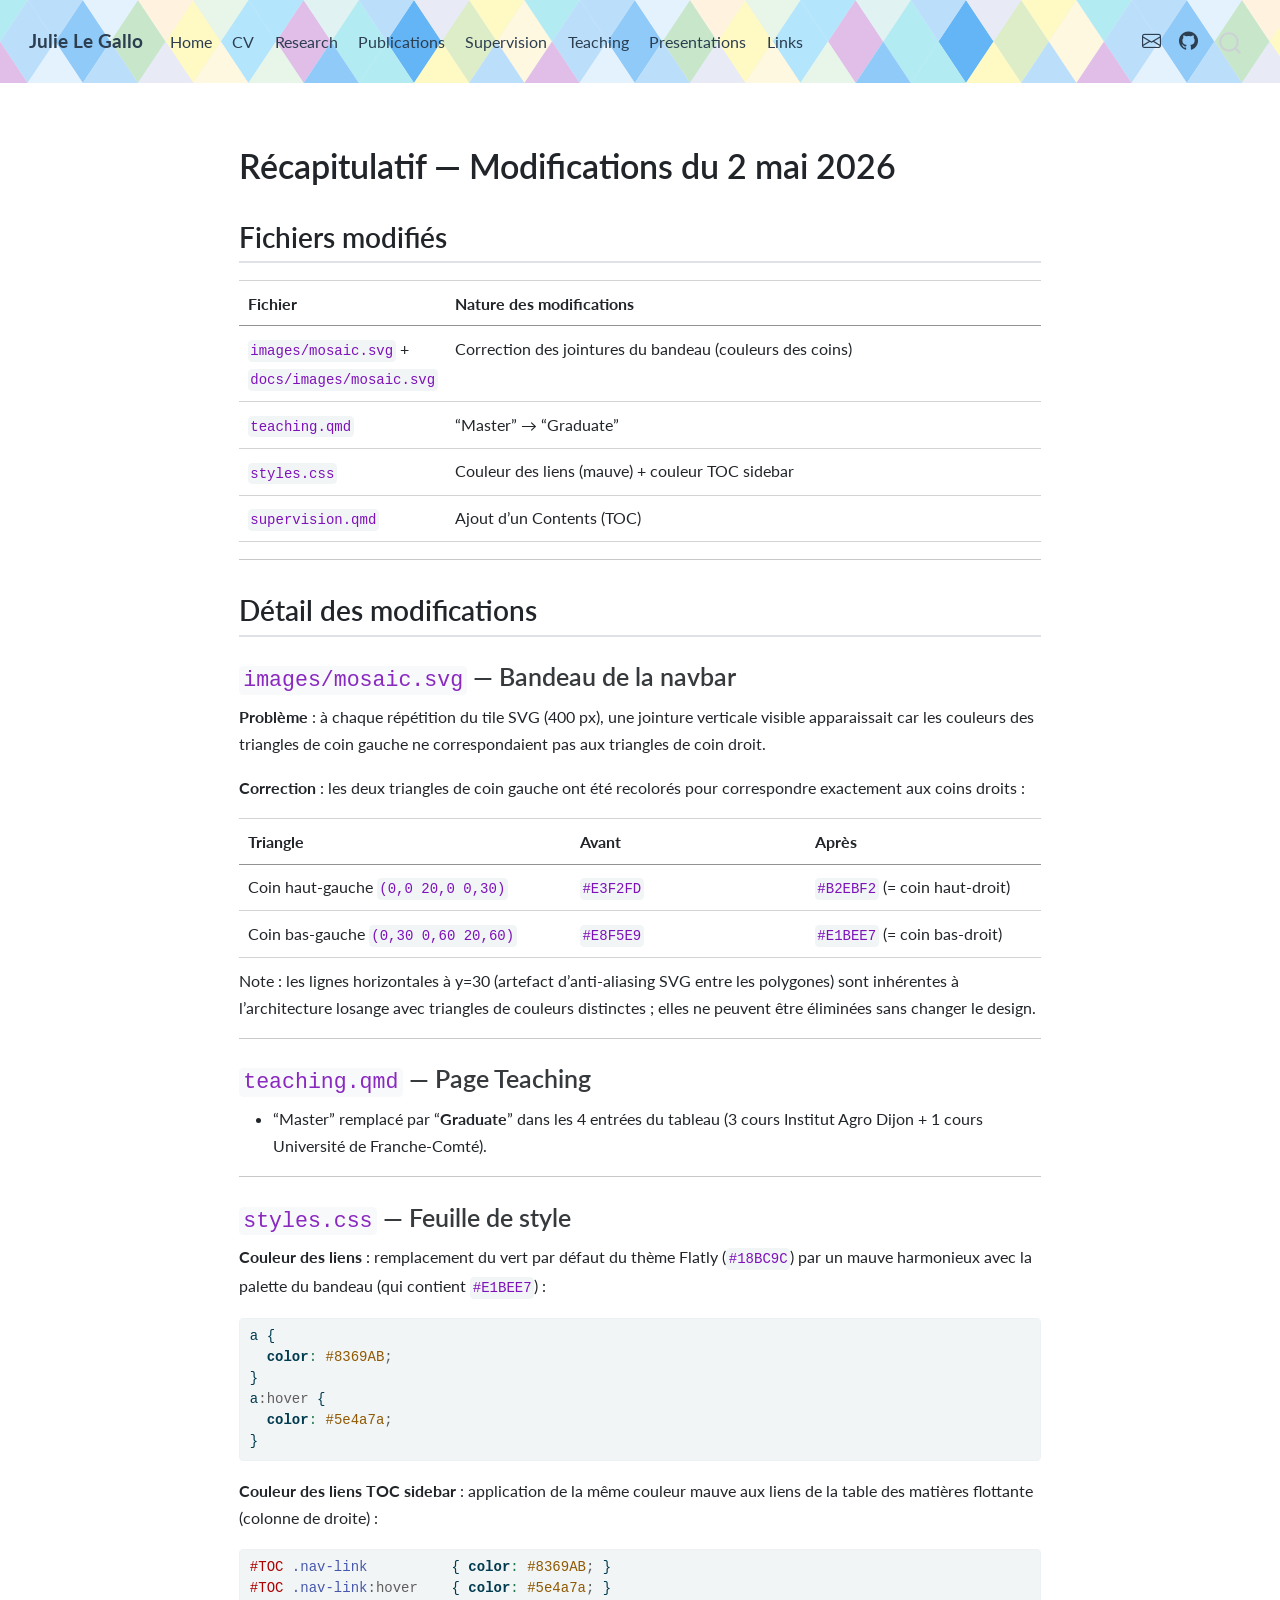
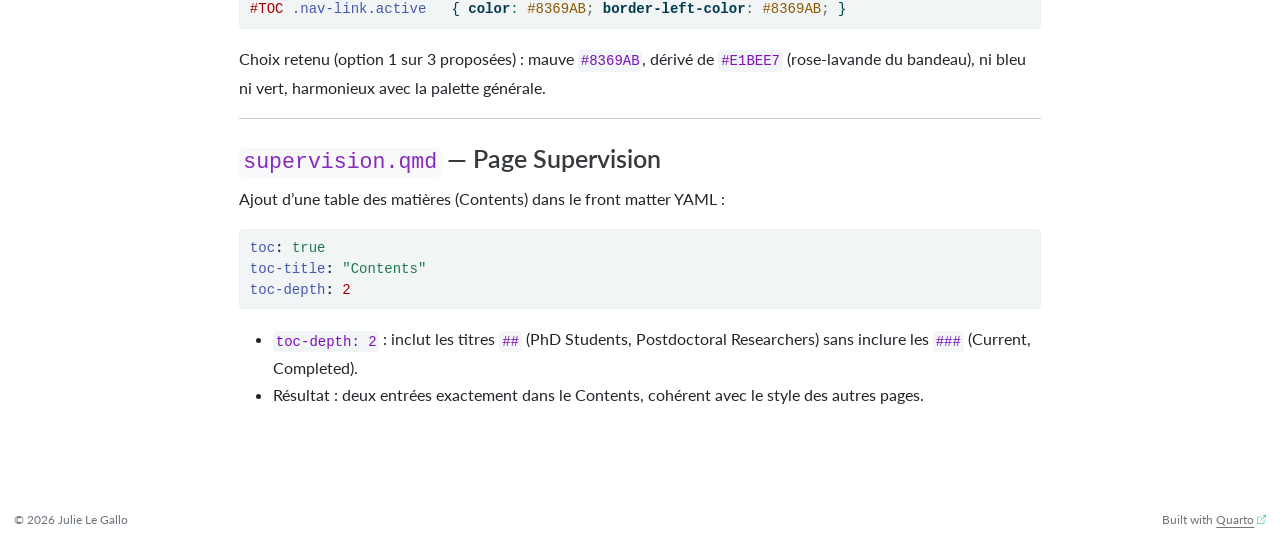
<file: docs/RECAP/RECAP_2026-05-02.html>
<!DOCTYPE html>
<html xmlns="http://www.w3.org/1999/xhtml" lang="en" xml:lang="en"><head>

<meta charset="utf-8">
<meta name="generator" content="quarto-1.9.37">

<meta name="viewport" content="width=device-width, initial-scale=1.0, user-scalable=yes">


<title>recap_2026-05-02 – Julie Le Gallo</title>
<style>
/* Default styles provided by pandoc.
** See https://pandoc.org/MANUAL.html#variables-for-html for config info.
*/
code{white-space: pre-wrap;}
span.smallcaps{font-variant: small-caps;}
div.columns{display: flex; gap: min(4vw, 1.5em);}
div.column{flex: auto; overflow-x: auto;}
div.hanging-indent{margin-left: 1.5em; text-indent: -1.5em;}
ul.task-list{list-style: none;}
ul.task-list li input[type="checkbox"] {
  width: 0.8em;
  margin: 0 0.8em 0.2em -1em; /* quarto-specific, see https://github.com/quarto-dev/quarto-cli/issues/4556 */ 
  vertical-align: middle;
}
/* CSS for syntax highlighting */
html { -webkit-text-size-adjust: 100%; }
pre > code.sourceCode { white-space: pre; position: relative; }
pre > code.sourceCode > span { display: inline-block; line-height: 1.25; }
pre > code.sourceCode > span:empty { height: 1.2em; }
.sourceCode { overflow: visible; }
code.sourceCode > span { color: inherit; text-decoration: inherit; }
div.sourceCode { margin: 1em 0; }
pre.sourceCode { margin: 0; }
@media screen {
div.sourceCode { overflow: auto; }
}
@media print {
pre > code.sourceCode { white-space: pre-wrap; }
pre > code.sourceCode > span { text-indent: -5em; padding-left: 5em; }
}
pre.numberSource code
  { counter-reset: source-line 0; }
pre.numberSource code > span
  { position: relative; left: -4em; counter-increment: source-line; }
pre.numberSource code > span > a:first-child::before
  { content: counter(source-line);
    position: relative; left: -1em; text-align: right; vertical-align: baseline;
    border: none; display: inline-block;
    -webkit-touch-callout: none; -webkit-user-select: none;
    -khtml-user-select: none; -moz-user-select: none;
    -ms-user-select: none; user-select: none;
    padding: 0 4px; width: 4em;
  }
pre.numberSource { margin-left: 3em;  padding-left: 4px; }
div.sourceCode
  {   }
@media screen {
pre > code.sourceCode > span > a:first-child::before { text-decoration: underline; }
}
</style>


<script src="../site_libs/quarto-nav/quarto-nav.js"></script>
<script src="../site_libs/quarto-nav/headroom.min.js"></script>
<script src="../site_libs/clipboard/clipboard.min.js"></script>
<script src="../site_libs/quarto-search/autocomplete.umd.js"></script>
<script src="../site_libs/quarto-search/fuse.min.js"></script>
<script src="../site_libs/quarto-search/quarto-search.js"></script>
<meta name="quarto:offset" content="../">
<link href="../favicon.ico" rel="icon">
<script src="../site_libs/quarto-html/quarto.js" type="module"></script>
<script src="../site_libs/quarto-html/tabsets/tabsets.js" type="module"></script>
<script src="../site_libs/quarto-html/popper.min.js"></script>
<script src="../site_libs/quarto-html/tippy.umd.min.js"></script>
<script src="../site_libs/quarto-html/anchor.min.js"></script>
<link href="../site_libs/quarto-html/tippy.css" rel="stylesheet">
<link href="../site_libs/quarto-html/quarto-syntax-highlighting-7f8f88aac4f3542376d5c11b86a4c14d.css" rel="stylesheet" id="quarto-text-highlighting-styles">
<script src="../site_libs/bootstrap/bootstrap.min.js"></script>
<link href="../site_libs/bootstrap/bootstrap-icons.css" rel="stylesheet">
<link href="../site_libs/bootstrap/bootstrap-6b423f165eeea3787de40cb4f8e821c3.min.css" rel="stylesheet" append-hash="true" id="quarto-bootstrap" data-mode="light">
<script id="quarto-search-options" type="application/json">{
  "location": "navbar",
  "copy-button": false,
  "collapse-after": 3,
  "panel-placement": "end",
  "type": "overlay",
  "limit": 50,
  "keyboard-shortcut": [
    "f",
    "/",
    "s"
  ],
  "show-item-context": false,
  "language": {
    "search-no-results-text": "No results",
    "search-matching-documents-text": "matching documents",
    "search-copy-link-title": "Copy link to search",
    "search-hide-matches-text": "Hide additional matches",
    "search-more-match-text": "more match in this document",
    "search-more-matches-text": "more matches in this document",
    "search-clear-button-title": "Clear",
    "search-text-placeholder": "",
    "search-detached-cancel-button-title": "Cancel",
    "search-submit-button-title": "Submit",
    "search-label": "Search"
  }
}</script>


<link rel="stylesheet" href="../styles.css">
</head>

<body class="nav-fixed fullcontent quarto-light">

<div id="quarto-search-results"></div>
  <header id="quarto-header" class="headroom fixed-top">
    <nav class="navbar navbar-expand-lg " data-bs-theme="dark">
      <div class="navbar-container container-fluid">
      <div class="navbar-brand-container mx-auto">
    <a class="navbar-brand" href="../index.html">
    <span class="navbar-title">Julie Le Gallo</span>
    </a>
  </div>
            <div id="quarto-search" class="" title="Search"></div>
          <button class="navbar-toggler" type="button" data-bs-toggle="collapse" data-bs-target="#navbarCollapse" aria-controls="navbarCollapse" role="menu" aria-expanded="false" aria-label="Toggle navigation" onclick="if (window.quartoToggleHeadroom) { window.quartoToggleHeadroom(); }">
  <span class="navbar-toggler-icon"></span>
</button>
          <div class="collapse navbar-collapse" id="navbarCollapse">
            <ul class="navbar-nav navbar-nav-scroll me-auto">
  <li class="nav-item">
    <a class="nav-link" href="../index.html"> 
<span class="menu-text">Home</span></a>
  </li>  
  <li class="nav-item">
    <a class="nav-link" href="../cv.html"> 
<span class="menu-text">CV</span></a>
  </li>  
  <li class="nav-item">
    <a class="nav-link" href="../research.html"> 
<span class="menu-text">Research</span></a>
  </li>  
  <li class="nav-item">
    <a class="nav-link" href="../publications.html"> 
<span class="menu-text">Publications</span></a>
  </li>  
  <li class="nav-item">
    <a class="nav-link" href="../supervision.html"> 
<span class="menu-text">Supervision</span></a>
  </li>  
  <li class="nav-item">
    <a class="nav-link" href="../teaching.html"> 
<span class="menu-text">Teaching</span></a>
  </li>  
  <li class="nav-item">
    <a class="nav-link" href="../presentations.html"> 
<span class="menu-text">Presentations</span></a>
  </li>  
  <li class="nav-item">
    <a class="nav-link" href="../links.html"> 
<span class="menu-text">Links</span></a>
  </li>  
</ul>
            <ul class="navbar-nav navbar-nav-scroll ms-auto">
  <li class="nav-item compact">
    <a class="nav-link" href="mailto:julie.le-gallo@institut-agro.fr"> <i class="bi bi-envelope" role="img">
</i> 
<span class="menu-text"></span></a>
  </li>  
  <li class="nav-item compact">
    <a class="nav-link" href="https://github.com/jlegallo"> <i class="bi bi-github" role="img">
</i> 
<span class="menu-text"></span></a>
  </li>  
</ul>
          </div> <!-- /navcollapse -->
            <div class="quarto-navbar-tools">
</div>
      </div> <!-- /container-fluid -->
    </nav>
</header>
<!-- content -->
<div id="quarto-content" class="quarto-container page-columns page-rows-contents page-layout-article page-navbar">
<!-- sidebar -->
<!-- margin-sidebar -->
    
<!-- main -->
<main class="content" id="quarto-document-content"><header id="title-block-header" class="quarto-title-block"></header>




<section id="récapitulatif-modifications-du-2-mai-2026" class="level1">
<h1>Récapitulatif — Modifications du 2 mai 2026</h1>
<section id="fichiers-modifiés" class="level2">
<h2 class="anchored" data-anchor-id="fichiers-modifiés">Fichiers modifiés</h2>
<table class="caption-top table">
<colgroup>
<col style="width: 25%">
<col style="width: 74%">
</colgroup>
<thead>
<tr class="header">
<th>Fichier</th>
<th>Nature des modifications</th>
</tr>
</thead>
<tbody>
<tr class="odd">
<td><code>images/mosaic.svg</code> + <code>docs/images/mosaic.svg</code></td>
<td>Correction des jointures du bandeau (couleurs des coins)</td>
</tr>
<tr class="even">
<td><code>teaching.qmd</code></td>
<td>“Master” → “Graduate”</td>
</tr>
<tr class="odd">
<td><code>styles.css</code></td>
<td>Couleur des liens (mauve) + couleur TOC sidebar</td>
</tr>
<tr class="even">
<td><code>supervision.qmd</code></td>
<td>Ajout d’un Contents (TOC)</td>
</tr>
</tbody>
</table>
<hr>
</section>
<section id="détail-des-modifications" class="level2">
<h2 class="anchored" data-anchor-id="détail-des-modifications">Détail des modifications</h2>
<section id="imagesmosaic.svg-bandeau-de-la-navbar" class="level3">
<h3 class="anchored" data-anchor-id="imagesmosaic.svg-bandeau-de-la-navbar"><code>images/mosaic.svg</code> — Bandeau de la navbar</h3>
<p><strong>Problème</strong> : à chaque répétition du tile SVG (400 px), une jointure verticale visible apparaissait car les couleurs des triangles de coin gauche ne correspondaient pas aux triangles de coin droit.</p>
<p><strong>Correction</strong> : les deux triangles de coin gauche ont été recolorés pour correspondre exactement aux coins droits :</p>
<table class="caption-top table">
<colgroup>
<col style="width: 41%">
<col style="width: 29%">
<col style="width: 29%">
</colgroup>
<thead>
<tr class="header">
<th>Triangle</th>
<th>Avant</th>
<th>Après</th>
</tr>
</thead>
<tbody>
<tr class="odd">
<td>Coin haut-gauche <code>(0,0 20,0 0,30)</code></td>
<td><code>#E3F2FD</code></td>
<td><code>#B2EBF2</code> (= coin haut-droit)</td>
</tr>
<tr class="even">
<td>Coin bas-gauche <code>(0,30 0,60 20,60)</code></td>
<td><code>#E8F5E9</code></td>
<td><code>#E1BEE7</code> (= coin bas-droit)</td>
</tr>
</tbody>
</table>
<p>Note : les lignes horizontales à y=30 (artefact d’anti-aliasing SVG entre les polygones) sont inhérentes à l’architecture losange avec triangles de couleurs distinctes ; elles ne peuvent être éliminées sans changer le design.</p>
<hr>
</section>
<section id="teaching.qmd-page-teaching" class="level3">
<h3 class="anchored" data-anchor-id="teaching.qmd-page-teaching"><code>teaching.qmd</code> — Page Teaching</h3>
<ul>
<li>“Master” remplacé par “<strong>Graduate</strong>” dans les 4 entrées du tableau (3 cours Institut Agro Dijon + 1 cours Université de Franche-Comté).</li>
</ul>
<hr>
</section>
<section id="styles.css-feuille-de-style" class="level3">
<h3 class="anchored" data-anchor-id="styles.css-feuille-de-style"><code>styles.css</code> — Feuille de style</h3>
<p><strong>Couleur des liens</strong> : remplacement du vert par défaut du thème Flatly (<code>#18BC9C</code>) par un mauve harmonieux avec la palette du bandeau (qui contient <code>#E1BEE7</code>) :</p>
<div class="code-copy-outer-scaffold"><div class="sourceCode" id="cb1"><pre class="sourceCode css code-with-copy"><code class="sourceCode css"><span id="cb1-1"><a href="#cb1-1" aria-hidden="true" tabindex="-1"></a>a {</span>
<span id="cb1-2"><a href="#cb1-2" aria-hidden="true" tabindex="-1"></a>  <span class="kw">color</span><span class="ch">:</span> <span class="cn">#8369AB</span><span class="op">;</span></span>
<span id="cb1-3"><a href="#cb1-3" aria-hidden="true" tabindex="-1"></a>}</span>
<span id="cb1-4"><a href="#cb1-4" aria-hidden="true" tabindex="-1"></a>a<span class="in">:hover</span> {</span>
<span id="cb1-5"><a href="#cb1-5" aria-hidden="true" tabindex="-1"></a>  <span class="kw">color</span><span class="ch">:</span> <span class="cn">#5e4a7a</span><span class="op">;</span></span>
<span id="cb1-6"><a href="#cb1-6" aria-hidden="true" tabindex="-1"></a>}</span></code></pre></div><button title="Copy to Clipboard" class="code-copy-button"><i class="bi"></i></button></div>
<p><strong>Couleur des liens TOC sidebar</strong> : application de la même couleur mauve aux liens de la table des matières flottante (colonne de droite) :</p>
<div class="code-copy-outer-scaffold"><div class="sourceCode" id="cb2"><pre class="sourceCode css code-with-copy"><code class="sourceCode css"><span id="cb2-1"><a href="#cb2-1" aria-hidden="true" tabindex="-1"></a><span class="pp">#TOC</span> <span class="fu">.nav-link</span>          { <span class="kw">color</span><span class="ch">:</span> <span class="cn">#8369AB</span><span class="op">;</span> }</span>
<span id="cb2-2"><a href="#cb2-2" aria-hidden="true" tabindex="-1"></a><span class="pp">#TOC</span> <span class="fu">.nav-link</span><span class="in">:hover</span>    { <span class="kw">color</span><span class="ch">:</span> <span class="cn">#5e4a7a</span><span class="op">;</span> }</span>
<span id="cb2-3"><a href="#cb2-3" aria-hidden="true" tabindex="-1"></a><span class="pp">#TOC</span> <span class="fu">.nav-link.active</span>   { <span class="kw">color</span><span class="ch">:</span> <span class="cn">#8369AB</span><span class="op">;</span> <span class="kw">border-left-color</span><span class="ch">:</span> <span class="cn">#8369AB</span><span class="op">;</span> }</span></code></pre></div><button title="Copy to Clipboard" class="code-copy-button"><i class="bi"></i></button></div>
<p>Choix retenu (option 1 sur 3 proposées) : mauve <code>#8369AB</code>, dérivé de <code>#E1BEE7</code> (rose-lavande du bandeau), ni bleu ni vert, harmonieux avec la palette générale.</p>
<hr>
</section>
<section id="supervision.qmd-page-supervision" class="level3">
<h3 class="anchored" data-anchor-id="supervision.qmd-page-supervision"><code>supervision.qmd</code> — Page Supervision</h3>
<p>Ajout d’une table des matières (Contents) dans le front matter YAML :</p>
<div class="code-copy-outer-scaffold"><div class="sourceCode" id="cb3"><pre class="sourceCode yaml code-with-copy"><code class="sourceCode yaml"><span id="cb3-1"><a href="#cb3-1" aria-hidden="true" tabindex="-1"></a><span class="fu">toc</span><span class="kw">:</span><span class="at"> </span><span class="ch">true</span></span>
<span id="cb3-2"><a href="#cb3-2" aria-hidden="true" tabindex="-1"></a><span class="fu">toc-title</span><span class="kw">:</span><span class="at"> </span><span class="st">"Contents"</span></span>
<span id="cb3-3"><a href="#cb3-3" aria-hidden="true" tabindex="-1"></a><span class="fu">toc-depth</span><span class="kw">:</span><span class="at"> </span><span class="dv">2</span></span></code></pre></div><button title="Copy to Clipboard" class="code-copy-button"><i class="bi"></i></button></div>
<ul>
<li><code>toc-depth: 2</code> : inclut les titres <code>##</code> (PhD Students, Postdoctoral Researchers) sans inclure les <code>###</code> (Current, Completed).</li>
<li>Résultat : deux entrées exactement dans le Contents, cohérent avec le style des autres pages.</li>
</ul>


</section>
</section>
</section>

</main> <!-- /main -->
<script id="quarto-html-after-body" type="application/javascript">
  window.document.addEventListener("DOMContentLoaded", function (event) {
    const icon = "";
    const anchorJS = new window.AnchorJS();
    anchorJS.options = {
      placement: 'right',
      icon: icon
    };
    anchorJS.add('.anchored');
    const isCodeAnnotation = (el) => {
      for (const clz of el.classList) {
        if (clz.startsWith('code-annotation-')) {                     
          return true;
        }
      }
      return false;
    }
    const onCopySuccess = function(e) {
      // button target
      const button = e.trigger;
      // don't keep focus
      button.blur();
      // flash "checked"
      button.classList.add('code-copy-button-checked');
      var currentTitle = button.getAttribute("title");
      button.setAttribute("title", "Copied!");
      let tooltip;
      if (window.bootstrap) {
        button.setAttribute("data-bs-toggle", "tooltip");
        button.setAttribute("data-bs-placement", "left");
        button.setAttribute("data-bs-title", "Copied!");
        tooltip = new bootstrap.Tooltip(button, 
          { trigger: "manual", 
            customClass: "code-copy-button-tooltip",
            offset: [0, -8]});
        tooltip.show();    
      }
      setTimeout(function() {
        if (tooltip) {
          tooltip.hide();
          button.removeAttribute("data-bs-title");
          button.removeAttribute("data-bs-toggle");
          button.removeAttribute("data-bs-placement");
        }
        button.setAttribute("title", currentTitle);
        button.classList.remove('code-copy-button-checked');
      }, 1000);
      // clear code selection
      e.clearSelection();
    }
    const getTextToCopy = function(trigger) {
      const outerScaffold = trigger.parentElement.cloneNode(true);
      const codeEl = outerScaffold.querySelector('code');
      for (const childEl of codeEl.children) {
        if (isCodeAnnotation(childEl)) {
          childEl.remove();
        }
      }
      return codeEl.innerText;
    }
    const clipboard = new window.ClipboardJS('.code-copy-button:not([data-in-quarto-modal])', {
      text: getTextToCopy
    });
    clipboard.on('success', onCopySuccess);
    if (window.document.getElementById('quarto-embedded-source-code-modal')) {
      const clipboardModal = new window.ClipboardJS('.code-copy-button[data-in-quarto-modal]', {
        text: getTextToCopy,
        container: window.document.getElementById('quarto-embedded-source-code-modal')
      });
      clipboardModal.on('success', onCopySuccess);
    }
      var localhostRegex = new RegExp(/^(?:http|https):\/\/localhost\:?[0-9]*\//);
      var mailtoRegex = new RegExp(/^mailto:/);
        var filterRegex = new RegExp('/' + window.location.host + '/');
      var isInternal = (href) => {
          return filterRegex.test(href) || localhostRegex.test(href) || mailtoRegex.test(href);
      }
      // Inspect non-navigation links and adorn them if external
     var links = window.document.querySelectorAll('a[href]:not(.nav-link):not(.navbar-brand):not(.toc-action):not(.sidebar-link):not(.sidebar-item-toggle):not(.pagination-link):not(.no-external):not([aria-hidden]):not(.dropdown-item):not(.quarto-navigation-tool):not(.about-link)');
      for (var i=0; i<links.length; i++) {
        const link = links[i];
        if (!isInternal(link.href)) {
          // undo the damage that might have been done by quarto-nav.js in the case of
          // links that we want to consider external
          if (link.dataset.originalHref !== undefined) {
            link.href = link.dataset.originalHref;
          }
            // target, if specified
            link.setAttribute("target", "_blank");
            if (link.getAttribute("rel") === null) {
              link.setAttribute("rel", "noopener");
            }
            // default icon
            link.classList.add("external");
        }
      }
    function tippyHover(el, contentFn, onTriggerFn, onUntriggerFn) {
      const config = {
        allowHTML: true,
        maxWidth: 500,
        delay: 100,
        arrow: false,
        appendTo: function(el) {
            return el.parentElement;
        },
        interactive: true,
        interactiveBorder: 10,
        theme: 'quarto',
        placement: 'bottom-start',
      };
      if (contentFn) {
        config.content = contentFn;
      }
      if (onTriggerFn) {
        config.onTrigger = onTriggerFn;
      }
      if (onUntriggerFn) {
        config.onUntrigger = onUntriggerFn;
      }
      window.tippy(el, config); 
    }
    const noterefs = window.document.querySelectorAll('a[role="doc-noteref"]');
    for (var i=0; i<noterefs.length; i++) {
      const ref = noterefs[i];
      tippyHover(ref, function() {
        // use id or data attribute instead here
        let href = ref.getAttribute('data-footnote-href') || ref.getAttribute('href');
        try { href = new URL(href).hash; } catch {}
        const id = href.replace(/^#\/?/, "");
        const note = window.document.getElementById(id);
        if (note) {
          return note.innerHTML;
        } else {
          return "";
        }
      });
    }
    const xrefs = window.document.querySelectorAll('a.quarto-xref');
    const processXRef = (id, note) => {
      // Strip column container classes
      const stripColumnClz = (el) => {
        el.classList.remove("page-full", "page-columns");
        if (el.children) {
          for (const child of el.children) {
            stripColumnClz(child);
          }
        }
      }
      stripColumnClz(note)
      if (id === null || id.startsWith('sec-')) {
        // Special case sections, only their first couple elements
        const container = document.createElement("div");
        if (note.children && note.children.length > 2) {
          container.appendChild(note.children[0].cloneNode(true));
          for (let i = 1; i < note.children.length; i++) {
            const child = note.children[i];
            if (child.tagName === "P" && child.innerText === "") {
              continue;
            } else {
              container.appendChild(child.cloneNode(true));
              break;
            }
          }
          if (window.Quarto?.typesetMath) {
            window.Quarto.typesetMath(container);
          }
          return container.innerHTML
        } else {
          if (window.Quarto?.typesetMath) {
            window.Quarto.typesetMath(note);
          }
          return note.innerHTML;
        }
      } else {
        // Remove any anchor links if they are present
        const anchorLink = note.querySelector('a.anchorjs-link');
        if (anchorLink) {
          anchorLink.remove();
        }
        if (window.Quarto?.typesetMath) {
          window.Quarto.typesetMath(note);
        }
        if (note.classList.contains("callout")) {
          return note.outerHTML;
        } else {
          return note.innerHTML;
        }
      }
    }
    for (var i=0; i<xrefs.length; i++) {
      const xref = xrefs[i];
      tippyHover(xref, undefined, function(instance) {
        instance.disable();
        let url = xref.getAttribute('href');
        let hash = undefined; 
        if (url.startsWith('#')) {
          hash = url;
        } else {
          try { hash = new URL(url).hash; } catch {}
        }
        if (hash) {
          const id = hash.replace(/^#\/?/, "");
          const note = window.document.getElementById(id);
          if (note !== null) {
            try {
              const html = processXRef(id, note.cloneNode(true));
              instance.setContent(html);
            } finally {
              instance.enable();
              instance.show();
            }
          } else {
            // See if we can fetch this
            fetch(url.split('#')[0])
            .then(res => res.text())
            .then(html => {
              const parser = new DOMParser();
              const htmlDoc = parser.parseFromString(html, "text/html");
              const note = htmlDoc.getElementById(id);
              if (note !== null) {
                const html = processXRef(id, note);
                instance.setContent(html);
              } 
            }).finally(() => {
              instance.enable();
              instance.show();
            });
          }
        } else {
          // See if we can fetch a full url (with no hash to target)
          // This is a special case and we should probably do some content thinning / targeting
          fetch(url)
          .then(res => res.text())
          .then(html => {
            const parser = new DOMParser();
            const htmlDoc = parser.parseFromString(html, "text/html");
            const note = htmlDoc.querySelector('main.content');
            if (note !== null) {
              // This should only happen for chapter cross references
              // (since there is no id in the URL)
              // remove the first header
              if (note.children.length > 0 && note.children[0].tagName === "HEADER") {
                note.children[0].remove();
              }
              const html = processXRef(null, note);
              instance.setContent(html);
            } 
          }).finally(() => {
            instance.enable();
            instance.show();
          });
        }
      }, function(instance) {
      });
    }
        let selectedAnnoteEl;
        const selectorForAnnotation = ( cell, annotation) => {
          let cellAttr = 'data-code-cell="' + cell + '"';
          let lineAttr = 'data-code-annotation="' +  annotation + '"';
          const selector = 'span[' + cellAttr + '][' + lineAttr + ']';
          return selector;
        }
        const selectCodeLines = (annoteEl) => {
          const doc = window.document;
          const targetCell = annoteEl.getAttribute("data-target-cell");
          const targetAnnotation = annoteEl.getAttribute("data-target-annotation");
          const annoteSpan = window.document.querySelector(selectorForAnnotation(targetCell, targetAnnotation));
          const lines = annoteSpan.getAttribute("data-code-lines").split(",");
          const lineIds = lines.map((line) => {
            return targetCell + "-" + line;
          })
          let top = null;
          let height = null;
          let parent = null;
          if (lineIds.length > 0) {
              //compute the position of the single el (top and bottom and make a div)
              const el = window.document.getElementById(lineIds[0]);
              top = el.offsetTop;
              height = el.offsetHeight;
              parent = el.parentElement.parentElement;
            if (lineIds.length > 1) {
              const lastEl = window.document.getElementById(lineIds[lineIds.length - 1]);
              const bottom = lastEl.offsetTop + lastEl.offsetHeight;
              height = bottom - top;
            }
            if (top !== null && height !== null && parent !== null) {
              // cook up a div (if necessary) and position it 
              let div = window.document.getElementById("code-annotation-line-highlight");
              if (div === null) {
                div = window.document.createElement("div");
                div.setAttribute("id", "code-annotation-line-highlight");
                div.style.position = 'absolute';
                parent.appendChild(div);
              }
              div.style.top = top - 2 + "px";
              div.style.height = height + 4 + "px";
              div.style.left = 0;
              let gutterDiv = window.document.getElementById("code-annotation-line-highlight-gutter");
              if (gutterDiv === null) {
                gutterDiv = window.document.createElement("div");
                gutterDiv.setAttribute("id", "code-annotation-line-highlight-gutter");
                gutterDiv.style.position = 'absolute';
                const codeCell = window.document.getElementById(targetCell);
                const gutter = codeCell.querySelector('.code-annotation-gutter');
                gutter.appendChild(gutterDiv);
              }
              gutterDiv.style.top = top - 2 + "px";
              gutterDiv.style.height = height + 4 + "px";
            }
            selectedAnnoteEl = annoteEl;
          }
        };
        const unselectCodeLines = () => {
          const elementsIds = ["code-annotation-line-highlight", "code-annotation-line-highlight-gutter"];
          elementsIds.forEach((elId) => {
            const div = window.document.getElementById(elId);
            if (div) {
              div.remove();
            }
          });
          selectedAnnoteEl = undefined;
        };
          // Handle positioning of the toggle
      window.addEventListener(
        "resize",
        throttle(() => {
          elRect = undefined;
          if (selectedAnnoteEl) {
            selectCodeLines(selectedAnnoteEl);
          }
        }, 10)
      );
      function throttle(fn, ms) {
      let throttle = false;
      let timer;
        return (...args) => {
          if(!throttle) { // first call gets through
              fn.apply(this, args);
              throttle = true;
          } else { // all the others get throttled
              if(timer) clearTimeout(timer); // cancel #2
              timer = setTimeout(() => {
                fn.apply(this, args);
                timer = throttle = false;
              }, ms);
          }
        };
      }
        // Attach click handler to the DT
        const annoteDls = window.document.querySelectorAll('dt[data-target-cell]');
        for (const annoteDlNode of annoteDls) {
          annoteDlNode.addEventListener('click', (event) => {
            const clickedEl = event.target;
            if (clickedEl !== selectedAnnoteEl) {
              unselectCodeLines();
              const activeEl = window.document.querySelector('dt[data-target-cell].code-annotation-active');
              if (activeEl) {
                activeEl.classList.remove('code-annotation-active');
              }
              selectCodeLines(clickedEl);
              clickedEl.classList.add('code-annotation-active');
            } else {
              // Unselect the line
              unselectCodeLines();
              clickedEl.classList.remove('code-annotation-active');
            }
          });
        }
    const findCites = (el) => {
      const parentEl = el.parentElement;
      if (parentEl) {
        const cites = parentEl.dataset.cites;
        if (cites) {
          return {
            el,
            cites: cites.split(' ')
          };
        } else {
          return findCites(el.parentElement)
        }
      } else {
        return undefined;
      }
    };
    var bibliorefs = window.document.querySelectorAll('a[role="doc-biblioref"]');
    for (var i=0; i<bibliorefs.length; i++) {
      const ref = bibliorefs[i];
      const citeInfo = findCites(ref);
      if (citeInfo) {
        tippyHover(citeInfo.el, function() {
          var popup = window.document.createElement('div');
          citeInfo.cites.forEach(function(cite) {
            var citeDiv = window.document.createElement('div');
            citeDiv.classList.add('hanging-indent');
            citeDiv.classList.add('csl-entry');
            var biblioDiv = window.document.getElementById('ref-' + cite);
            if (biblioDiv) {
              citeDiv.innerHTML = biblioDiv.innerHTML;
            }
            popup.appendChild(citeDiv);
          });
          return popup.innerHTML;
        });
      }
    }
  });
  </script>
</div> <!-- /content -->
<footer class="footer">
  <div class="nav-footer">
    <div class="nav-footer-left">
<p>© 2026 Julie Le Gallo</p>
</div>   
    <div class="nav-footer-center">
      &nbsp;
    </div>
    <div class="nav-footer-right">
<p>Built with <a href="https://quarto.org">Quarto</a></p>
</div>
  </div>
</footer>




</body></html>
</file>
<file: docs/site_libs/quarto-html/tippy.css>
.tippy-box[data-animation=fade][data-state=hidden]{opacity:0}[data-tippy-root]{max-width:calc(100vw - 10px)}.tippy-box{position:relative;background-color:#333;color:#fff;border-radius:4px;font-size:14px;line-height:1.4;white-space:normal;outline:0;transition-property:transform,visibility,opacity}.tippy-box[data-placement^=top]>.tippy-arrow{bottom:0}.tippy-box[data-placement^=top]>.tippy-arrow:before{bottom:-7px;left:0;border-width:8px 8px 0;border-top-color:initial;transform-origin:center top}.tippy-box[data-placement^=bottom]>.tippy-arrow{top:0}.tippy-box[data-placement^=bottom]>.tippy-arrow:before{top:-7px;left:0;border-width:0 8px 8px;border-bottom-color:initial;transform-origin:center bottom}.tippy-box[data-placement^=left]>.tippy-arrow{right:0}.tippy-box[data-placement^=left]>.tippy-arrow:before{border-width:8px 0 8px 8px;border-left-color:initial;right:-7px;transform-origin:center left}.tippy-box[data-placement^=right]>.tippy-arrow{left:0}.tippy-box[data-placement^=right]>.tippy-arrow:before{left:-7px;border-width:8px 8px 8px 0;border-right-color:initial;transform-origin:center right}.tippy-box[data-inertia][data-state=visible]{transition-timing-function:cubic-bezier(.54,1.5,.38,1.11)}.tippy-arrow{width:16px;height:16px;color:#333}.tippy-arrow:before{content:"";position:absolute;border-color:transparent;border-style:solid}.tippy-content{position:relative;padding:5px 9px;z-index:1}
</file>
<file: docs/site_libs/quarto-html/quarto-syntax-highlighting-7f8f88aac4f3542376d5c11b86a4c14d.css>
/* quarto syntax highlight colors */
:root {
  --quarto-hl-ot-color: #003B4F;
  --quarto-hl-at-color: #657422;
  --quarto-hl-ss-color: #20794D;
  --quarto-hl-an-color: #5E5E5E;
  --quarto-hl-fu-color: #4758AB;
  --quarto-hl-st-color: #20794D;
  --quarto-hl-cf-color: #003B4F;
  --quarto-hl-op-color: #5E5E5E;
  --quarto-hl-er-color: #AD0000;
  --quarto-hl-bn-color: #AD0000;
  --quarto-hl-al-color: #AD0000;
  --quarto-hl-va-color: #111111;
  --quarto-hl-bu-color: inherit;
  --quarto-hl-ex-color: inherit;
  --quarto-hl-pp-color: #AD0000;
  --quarto-hl-in-color: #5E5E5E;
  --quarto-hl-vs-color: #20794D;
  --quarto-hl-wa-color: #5E5E5E;
  --quarto-hl-do-color: #5E5E5E;
  --quarto-hl-im-color: #00769E;
  --quarto-hl-ch-color: #20794D;
  --quarto-hl-dt-color: #AD0000;
  --quarto-hl-fl-color: #AD0000;
  --quarto-hl-co-color: #5E5E5E;
  --quarto-hl-cv-color: #5E5E5E;
  --quarto-hl-cn-color: #8f5902;
  --quarto-hl-sc-color: #5E5E5E;
  --quarto-hl-dv-color: #AD0000;
  --quarto-hl-kw-color: #003B4F;
}

/* other quarto variables */
:root {
  --quarto-font-monospace: SFMono-Regular, Menlo, Monaco, Consolas, "Liberation Mono", "Courier New", monospace;
}

/* syntax highlight based on Pandoc's rules */
pre > code.sourceCode > span {
  color: #003B4F;
}

code.sourceCode > span {
  color: #003B4F;
}

div.sourceCode,
div.sourceCode pre.sourceCode {
  color: #003B4F;
}

/* Normal */
code span {
  color: #003B4F;
}

/* Alert */
code span.al {
  color: #AD0000;
  font-style: inherit;
}

/* Annotation */
code span.an {
  color: #5E5E5E;
  font-style: inherit;
}

/* Attribute */
code span.at {
  color: #657422;
  font-style: inherit;
}

/* BaseN */
code span.bn {
  color: #AD0000;
  font-style: inherit;
}

/* BuiltIn */
code span.bu {
  font-style: inherit;
}

/* ControlFlow */
code span.cf {
  color: #003B4F;
  font-weight: bold;
  font-style: inherit;
}

/* Char */
code span.ch {
  color: #20794D;
  font-style: inherit;
}

/* Constant */
code span.cn {
  color: #8f5902;
  font-style: inherit;
}

/* Comment */
code span.co {
  color: #5E5E5E;
  font-style: inherit;
}

/* CommentVar */
code span.cv {
  color: #5E5E5E;
  font-style: italic;
}

/* Documentation */
code span.do {
  color: #5E5E5E;
  font-style: italic;
}

/* DataType */
code span.dt {
  color: #AD0000;
  font-style: inherit;
}

/* DecVal */
code span.dv {
  color: #AD0000;
  font-style: inherit;
}

/* Error */
code span.er {
  color: #AD0000;
  font-style: inherit;
}

/* Extension */
code span.ex {
  font-style: inherit;
}

/* Float */
code span.fl {
  color: #AD0000;
  font-style: inherit;
}

/* Function */
code span.fu {
  color: #4758AB;
  font-style: inherit;
}

/* Import */
code span.im {
  color: #00769E;
  font-style: inherit;
}

/* Information */
code span.in {
  color: #5E5E5E;
  font-style: inherit;
}

/* Keyword */
code span.kw {
  color: #003B4F;
  font-weight: bold;
  font-style: inherit;
}

/* Operator */
code span.op {
  color: #5E5E5E;
  font-style: inherit;
}

/* Other */
code span.ot {
  color: #003B4F;
  font-style: inherit;
}

/* Preprocessor */
code span.pp {
  color: #AD0000;
  font-style: inherit;
}

/* SpecialChar */
code span.sc {
  color: #5E5E5E;
  font-style: inherit;
}

/* SpecialString */
code span.ss {
  color: #20794D;
  font-style: inherit;
}

/* String */
code span.st {
  color: #20794D;
  font-style: inherit;
}

/* Variable */
code span.va {
  color: #111111;
  font-style: inherit;
}

/* VerbatimString */
code span.vs {
  color: #20794D;
  font-style: inherit;
}

/* Warning */
code span.wa {
  color: #5E5E5E;
  font-style: italic;
}

.prevent-inlining {
  content: "</";
}

/*# sourceMappingURL=789ad8cd35626ba772517505b42a116e.css.map */
</file>
<file: docs/styles.css>
/* Academic website — minimal overrides on Flatly theme */

a {
  color: #8369AB;
}

a:hover {
  color: #5e4a7a;
}

body {
  font-size: 16px;
  line-height: 1.7;
}

/* Navbar mosaic background */
.navbar {
  background-image: url('images/mosaic.svg') !important;
  background-size: auto 100% !important;
  background-repeat: repeat-x !important;
  background-color: #EAF4FB !important;
}

.navbar-brand,
.nav-link {
  color: #2c3e50 !important;
  text-shadow: none !important;
}

.nav-link:hover {
  color: #1a252f !important;
}

.navbar-brand {
  font-weight: 700;
  font-size: 1.1rem;
}

h2 {
  margin-top: 2rem;
  border-bottom: 2px solid #dee2e6;
  padding-bottom: 0.4rem;
}

/* Home page illustration */
.about-column {
  max-width: 620px;
}

.about-illustration {
  width: 100%;
  margin: 1.5rem 0 0;
  box-sizing: border-box;
  overflow: hidden;
  border: 1px solid rgba(44, 62, 80, 0.12);
  border-radius: 8px;
  background: #f7f3ea;
  box-shadow: 0 2px 10px rgba(44, 62, 80, 0.09);
}

.about-illustration p {
  margin: 0;
}

.about-illustration-image {
  display: block;
  width: 100%;
  height: 170px;
  object-fit: cover;
  object-position: 58% center;
}

/* Home page columns */
.columns {
  margin-top: 2rem;
}

.profile-column {
  margin-top: 2rem;
}

/* Distinction line under name (e.g. RSAI Fellow) */
a.distinction {
  font-size: 0.9rem;
  font-style: italic;
  text-decoration: none;
}

a.distinction:hover {
  text-decoration: underline;
}

img.distinction-logo {
  height: 1.15em;
  width: auto;
  vertical-align: -0.2em;
  margin-right: 0.3em;
}

img.rounded {
  border-radius: 8px;
  box-shadow: 0 2px 8px rgba(0,0,0,0.12);
}

@media (max-width: 768px) {
  .about-illustration {
    margin-top: 1.25rem;
  }

  .about-illustration-image {
    height: 150px;
    object-position: 62% center;
  }
}

/* Publication list — tighter spacing */
#publications-english li,
#publications-french li {
  margin-bottom: 0.4rem;
}

/* Button */
.btn-primary {
  margin-bottom: 1.5rem;
}

/* Publication TOC anchors */
.pub-toc {
  border: 1px solid #dee2e6;
  border-radius: 4px;
  padding: 1rem 1.25rem;
  margin-bottom: 2rem;
  background: #f8f9fa;
  line-height: 2;
}

.pub-toc a {
  text-decoration: underline;
  font-weight: 500;
}

/* Research project blocks */
.project {
  border-left: 3px solid #dee2e6;
  padding: 0.6rem 0 0.6rem 1rem;
  margin-bottom: 1rem;
}

.project img {
  object-fit: contain;
  max-height: 60px;
}

/* Back to top button */
.back-to-top {
  text-align: right;
  margin-top: 0.8rem;
  font-size: 1.4rem;
}
.back-to-top a {
  text-decoration: none;
  color: #2c3e50;
  opacity: 0.5;
}
.back-to-top a:hover {
  opacity: 1;
}

/* TOC sidebar */
#TOC .nav-link {
  color: #8369AB;
}

#TOC .nav-link:hover {
  color: #5e4a7a;
}

#TOC .nav-link.active {
  color: #8369AB;
  border-left-color: #8369AB;
}

/* Footer */
.nav-footer {
  font-size: 0.85rem;
  color: #6c757d;
}
</file>
